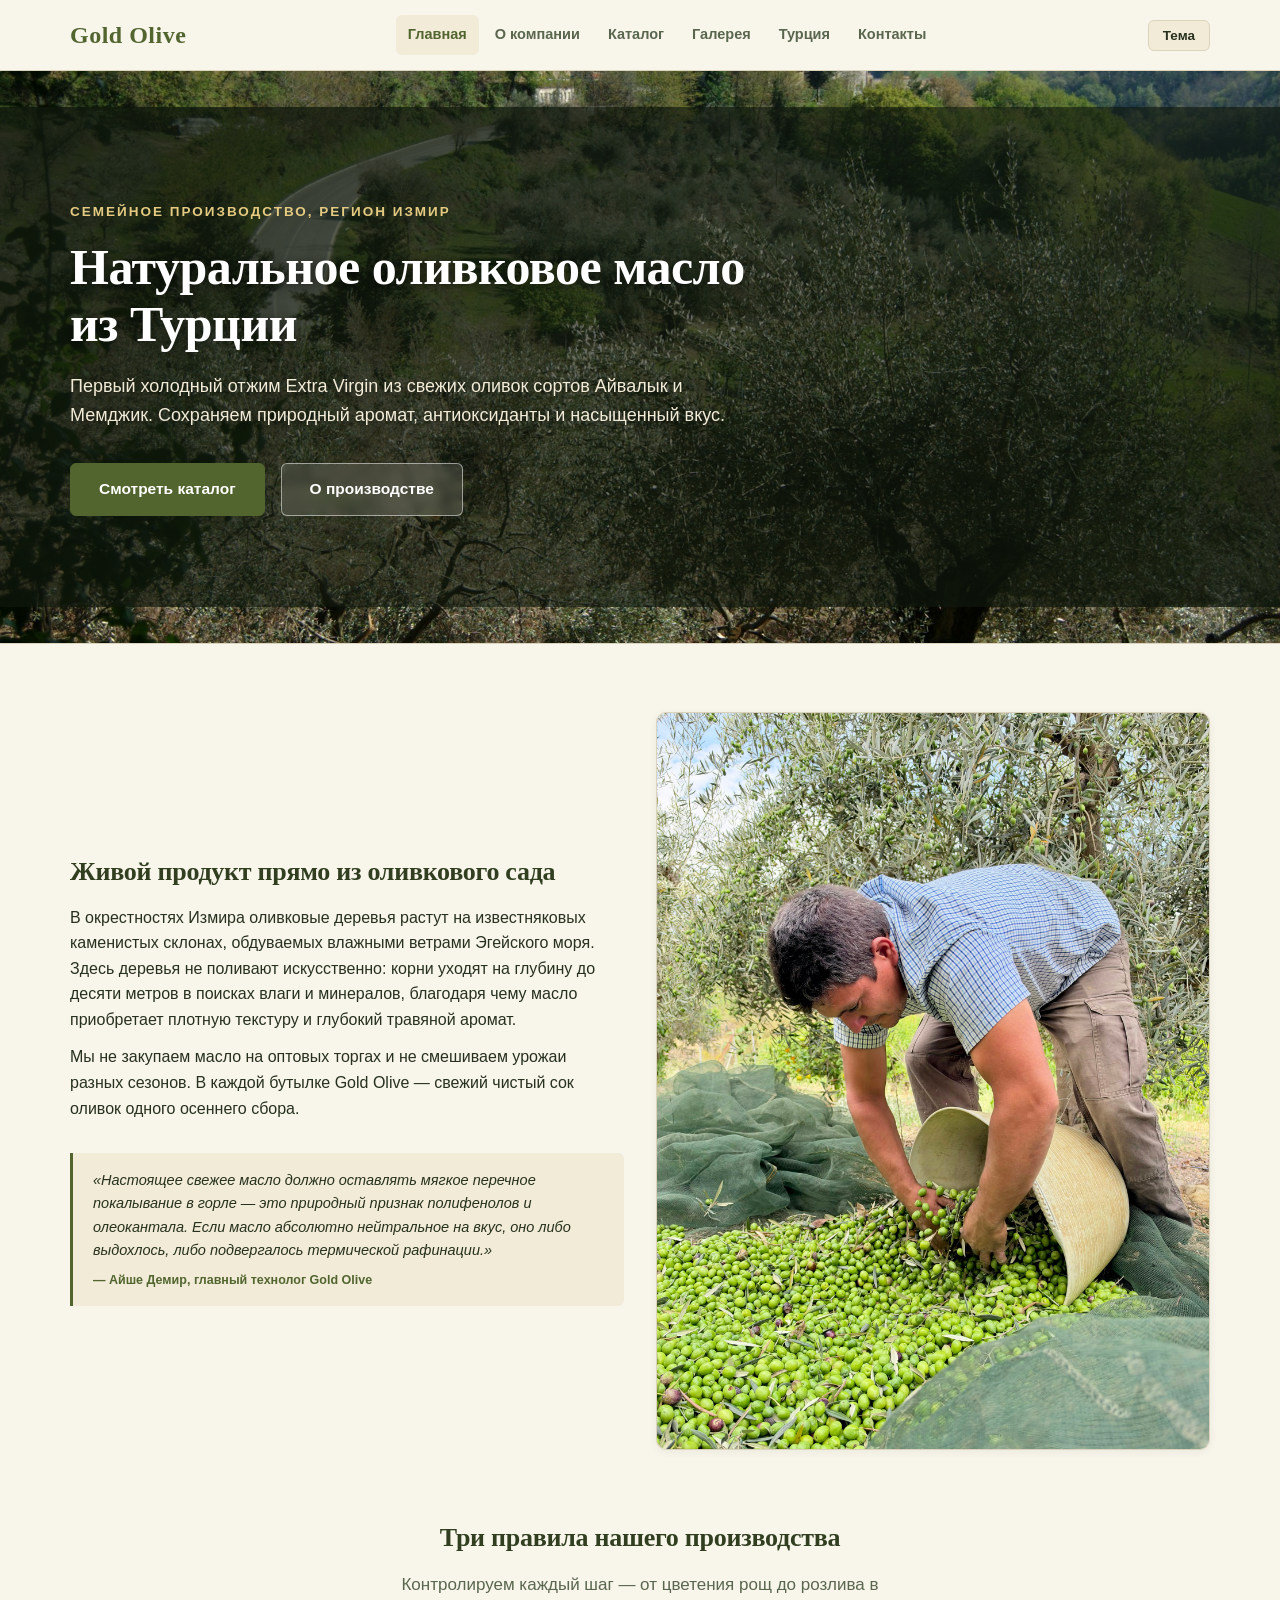
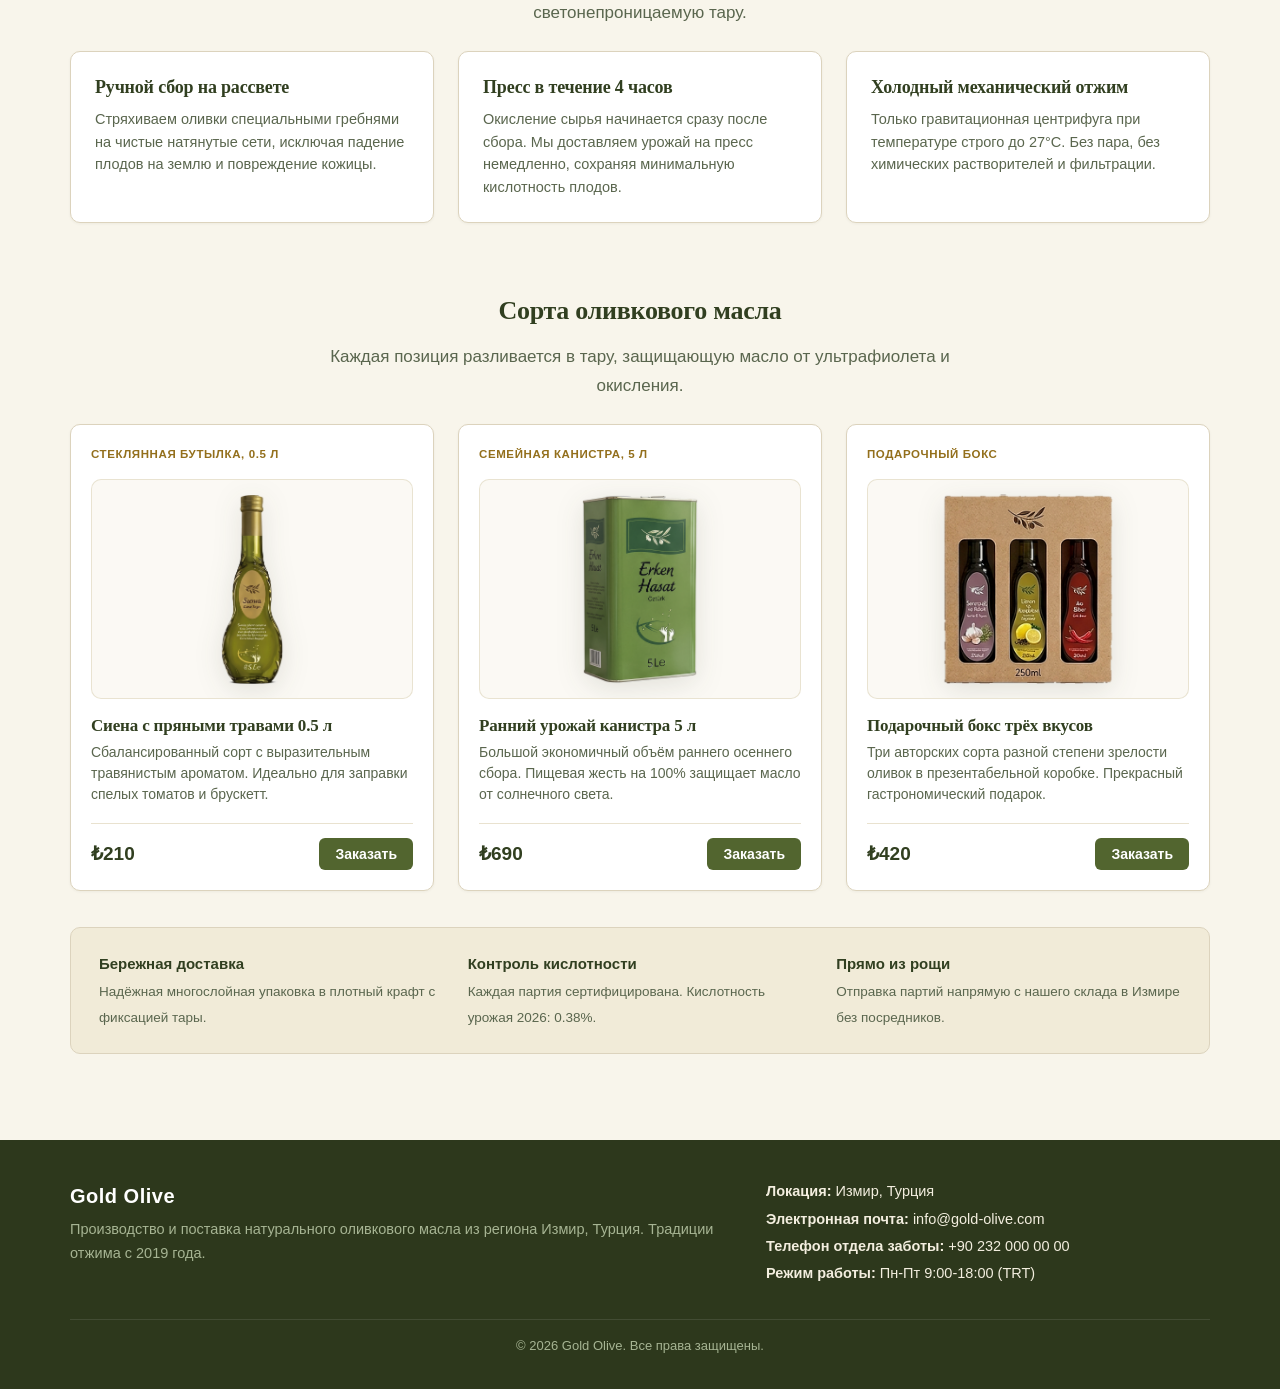
<file: index.html>
<!DOCTYPE html>
<html lang="ru">
<head>
    <meta charset="UTF-8">
    <meta name="viewport" content="width=device-width, initial-scale=1.0">
    <title>Gold Olive — Натуральное оливковое масло из Турции (Измир)</title>
    <link rel="stylesheet" href="css/style.css">
    <script>
        try {
            if (localStorage.getItem('theme') === 'dark') {
                document.documentElement.classList.add('dark');
            }
        } catch (e) {}
    </script>
</head>
<body>

<header>
    <div class="container header-row">
        <a class="logo" href="index.html" aria-label="Gold Olive — на главную">
            Gold Olive
        </a>
        
        <nav id="menu" aria-label="Основная навигация">
            <a href="index.html" class="active">Главная</a>
            <a href="about.html">О компании</a>
            <a href="catalog.html">Каталог</a>
            <a href="gallery.html">Галерея</a>
            <a href="country.html">Турция</a>
            <a href="contacts.html">Контакты</a>
        </nav>

        <div class="header-actions">
            <button class="small-btn" onclick="toggleTheme()" type="button" aria-label="Переключить тему оформления">Тема</button>
            <button class="small-btn burger" onclick="toggleMenu()" type="button" aria-label="Открыть навигационное меню" aria-expanded="false">Меню</button>
        </div>
    </div>
</header>

<main>
        <section class="hero-fullwidth">
        <div class="hero-fullwidth-overlay">
            <div class="container">
                <div class="hero-fullwidth-content">
                    <span class="hero-fullwidth-tag">Семейное производство, регион Измир</span>
                    <h1>Натуральное оливковое масло из Турции</h1>
                    <p>Первый холодный отжим Extra Virgin из свежих оливок сортов Айвалык и Мемджик. Сохраняем природный аромат, антиоксиданты и насыщенный вкус.</p>
                    <div class="hero-fullwidth-actions">
                        <a class="btn" href="catalog.html">Смотреть каталог</a>
                        <a class="btn btn-hero-outline" href="about.html">О производстве</a>
                    </div>
                </div>
            </div>
        </div>
    </section>

        <section>
        <div class="container grid-2">
            <div class="story-box">
                <h2>Живой продукт прямо из оливкового сада</h2>
                <p>В окрестностях Измира оливковые деревья растут на известняковых каменистых склонах, обдуваемых влажными ветрами Эгейского моря. Здесь деревья не поливают искусственно: корни уходят на глубину до десяти метров в поисках влаги и минералов, благодаря чему масло приобретает плотную текстуру и глубокий травяной аромат.</p>
                <p>Мы не закупаем масло на оптовых торгах и не смешиваем урожаи разных сезонов. В каждой бутылке Gold Olive — свежий чистый сок оливок одного осеннего сбора.</p>
                
                <blockquote class="artisan-quote">
                    «Настоящее свежее масло должно оставлять мягкое перечное покалывание в горле — это природный признак полифенолов и олеокантала. Если масло абсолютно нейтральное на вкус, оно либо выдохлось, либо подвергалось термической рафинации.»
                    <cite>— Айше Демир, главный технолог Gold Olive</cite>
                </blockquote>
            </div>
            <div>
                <img class="simple-img" src="img/harvest.jpg" alt="Свежесобранные отборные спелые оливки в корзине">
            </div>
        </div>
    </section>

        <section>
        <div class="container">
            <div class="section-title-wrap">
                <h2>Три правила нашего производства</h2>
                <p class="lead">Контролируем каждый шаг — от цветения рощ до розлива в светонепроницаемую тару.</p>
            </div>
            <div class="process-row">
                <article class="process-step">
                    <h3>Ручной сбор на рассвете</h3>
                    <p>Стряхиваем оливки специальными гребнями на чистые натянутые сети, исключая падение плодов на землю и повреждение кожицы.</p>
                </article>
                <article class="process-step">
                    <h3>Пресс в течение 4 часов</h3>
                    <p>Окисление сырья начинается сразу после сбора. Мы доставляем урожай на пресс немедленно, сохраняя минимальную кислотность плодов.</p>
                </article>
                <article class="process-step">
                    <h3>Холодный механический отжим</h3>
                    <p>Только гравитационная центрифуга при температуре строго до 27°C. Без пара, без химических растворителей и фильтрации.</p>
                </article>
            </div>
        </div>
    </section>

        <section>
        <div class="container">
            <div class="section-title-wrap">
                <h2>Сорта оливкового масла</h2>
                <p class="lead">Каждая позиция разливается в тару, защищающую масло от ультрафиолета и окисления.</p>
            </div>
            <div class="grid-3">
                <article class="card product" data-type="classic">
                    <span class="product-tag">Стеклянная бутылка, 0.5 л</span>
                    <div class="product-img"><img src="img/core3.png" alt="Оливковое масло Сиена с пряными травами 0.5 л в стеклянной бутылке"></div>
                    <h3>Сиена с пряными травами 0.5 л</h3>
                    <p>Сбалансированный сорт с выразительным травянистым ароматом. Идеально для заправки спелых томатов и брускетт.</p>
                    <div class="product-footer">
                        <span class="price">₺210</span>
                        <button onclick="orderProduct('Сиена с пряными травами 0.5 л')" type="button">Заказать</button>
                    </div>
                </article>

                <article class="card product" data-type="family">
                    <span class="product-tag">Семейная канистра, 5 л</span>
                    <div class="product-img"><img src="img/family1.png" alt="Семейная жестяная канистра Ранний урожай 5 л"></div>
                    <h3>Ранний урожай канистра 5 л</h3>
                    <p>Большой экономичный объём раннего осеннего сбора. Пищевая жесть на 100% защищает масло от солнечного света.</p>
                    <div class="product-footer">
                        <span class="price">₺690</span>
                        <button onclick="orderProduct('Ранний урожай канистра 5 л')" type="button">Заказать</button>
                    </div>
                </article>

                <article class="card product" data-type="gift">
                    <span class="product-tag">Подарочный бокс</span>
                    <div class="product-img"><img src="img/gift2.png" alt="Подарочный бокс трёх вкусов"></div>
                    <h3>Подарочный бокс трёх вкусов</h3>
                    <p>Три авторских сорта разной степени зрелости оливок в презентабельной коробке. Прекрасный гастрономический подарок.</p>
                    <div class="product-footer">
                        <span class="price">₺420</span>
                        <button onclick="orderProduct('Подарочный бокс трёх вкусов')" type="button">Заказать</button>
                    </div>
                </article>
            </div>

                        <div class="guarantee-strip">
                <div class="guarantee-item">
                    <div>
                        <b>Бережная доставка</b>
                        <span>Надёжная многослойная упаковка в плотный крафт с фиксацией тары.</span>
                    </div>
                </div>
                <div class="guarantee-item">
                    <div>
                        <b>Контроль кислотности</b>
                        <span>Каждая партия сертифицирована. Кислотность урожая 2026: 0.38%.</span>
                    </div>
                </div>
                <div class="guarantee-item">
                    <div>
                        <b>Прямо из рощи</b>
                        <span>Отправка партий напрямую с нашего склада в Измире без посредников.</span>
                    </div>
                </div>
            </div>
        </div>
    </section>
</main>

<footer>
    <div class="container">
        <div class="footer-row">
            <div class="footer-brand">
                <b>Gold Olive</b>
                <p>Производство и поставка натурального оливкового масла из региона Измир, Турция. Традиции отжима с 2019 года.</p>
            </div>
            <div class="footer-contacts">
                <p><b>Локация:</b> Измир, Турция</p>
                <p><b>Электронная почта:</b> info@gold-olive.com</p>
                <p><b>Телефон отдела заботы:</b> +90 232 000 00 00</p>
                <p><b>Режим работы:</b> Пн-Пт 9:00-18:00 (TRT)</p>
            </div>
        </div>
        <div class="footer-bottom">
            &copy; 2026 Gold Olive. Все права защищены.
        </div>
    </div>
</footer>

<button id="topBtn" class="to-top" onclick="toTop()" type="button" aria-label="Вернуться в начало страницы"></button>
<script src="js/main.js"></script>

</body>
</html>
</file>
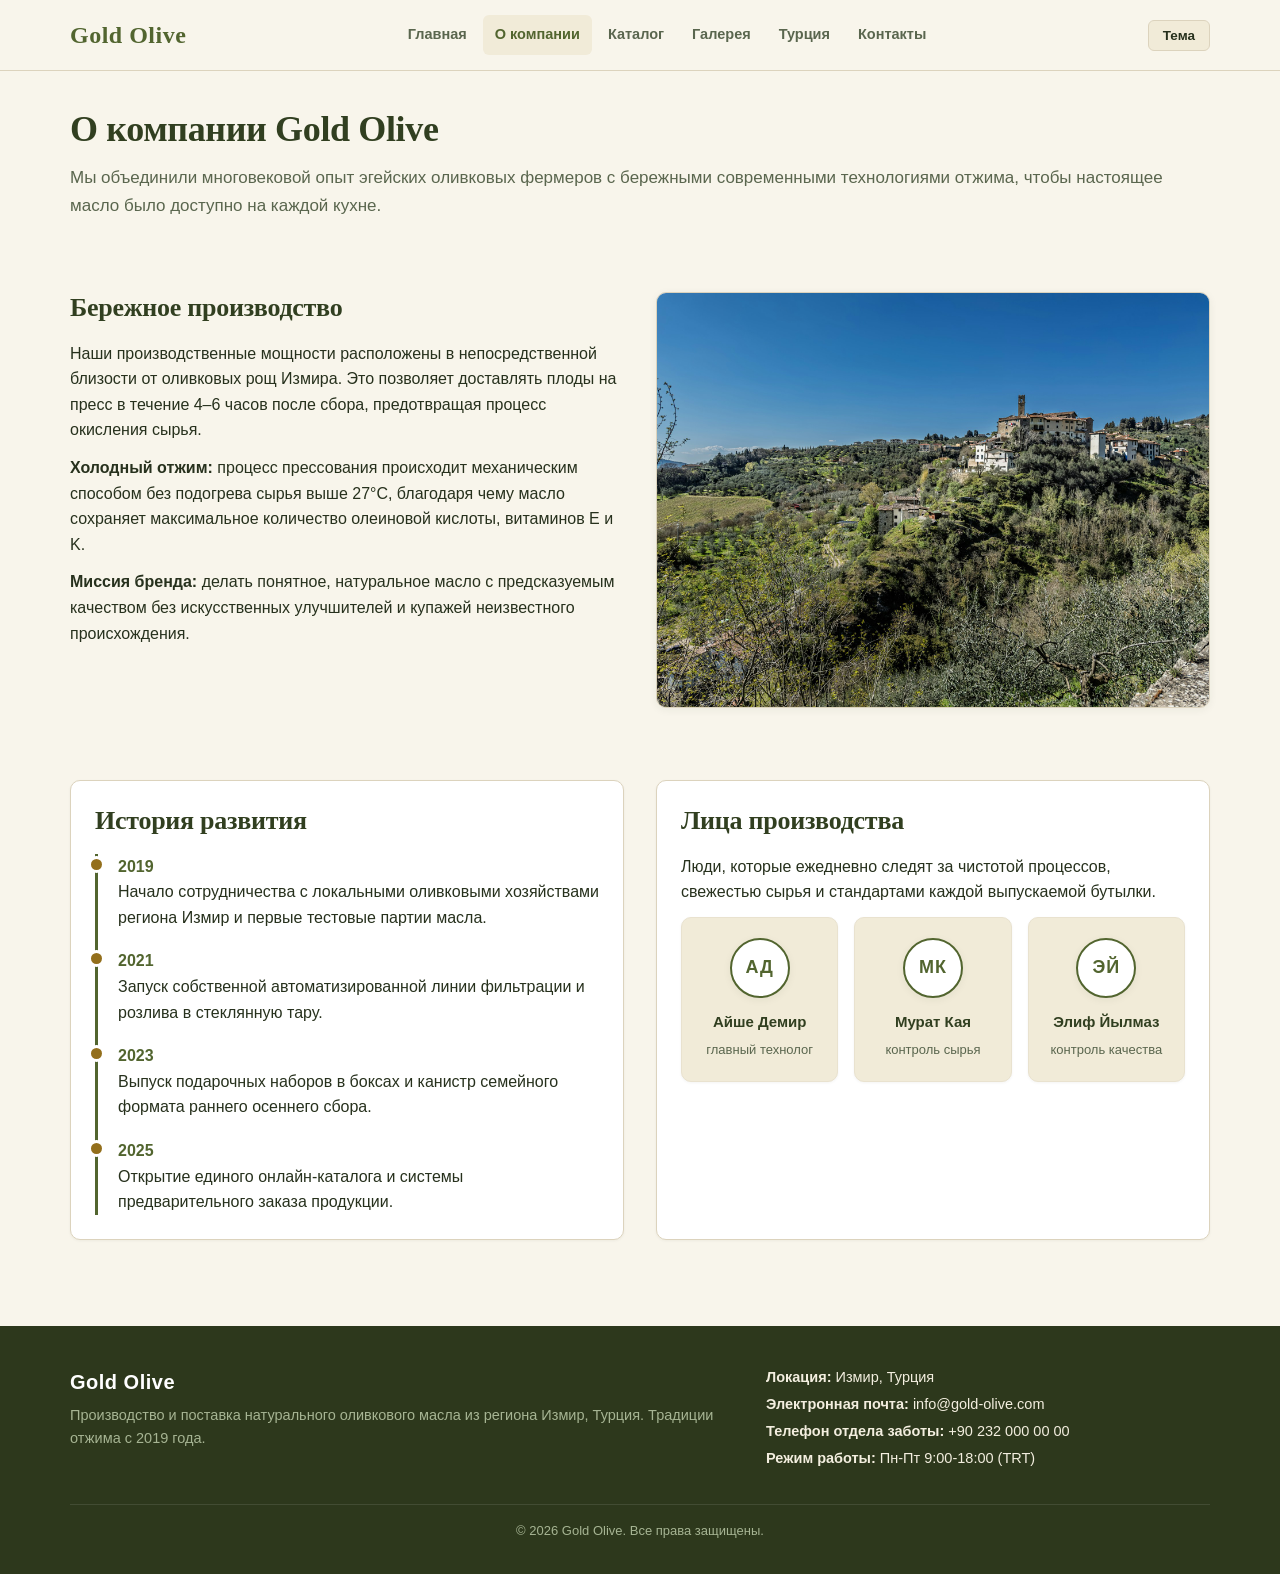
<file: about.html>
<!DOCTYPE html>
<html lang="ru">
<head>
    <meta charset="UTF-8">
    <meta name="viewport" content="width=device-width, initial-scale=1.0">
    <title>О компании — Gold Olive (Измир, Турция)</title>
    <link rel="stylesheet" href="css/style.css">
    <script>
        try {
            if (localStorage.getItem('theme') === 'dark') {
                document.documentElement.classList.add('dark');
            }
        } catch (e) {}
    </script>
</head>
<body>

<header>
    <div class="container header-row">
        <a class="logo" href="index.html" aria-label="Gold Olive — на главную">
            Gold Olive
        </a>
        
        <nav id="menu" aria-label="Основная навигация">
            <a href="index.html">Главная</a>
            <a href="about.html" class="active">О компании</a>
            <a href="catalog.html">Каталог</a>
            <a href="gallery.html">Галерея</a>
            <a href="country.html">Турция</a>
            <a href="contacts.html">Контакты</a>
        </nav>

        <div class="header-actions">
            <button class="small-btn" onclick="toggleTheme()" type="button" aria-label="Переключить тему оформления">Тема</button>
            <button class="small-btn burger" onclick="toggleMenu()" type="button" aria-label="Открыть навигационное меню" aria-expanded="false">Меню</button>
        </div>
    </div>
</header>

<main>
    <section>
        <div class="container">
            <h1>О компании Gold Olive</h1>
            <p class="lead">Мы объединили многовековой опыт эгейских оливковых фермеров с бережными современными технологиями отжима, чтобы настоящее масло было доступно на каждой кухне.</p>
        </div>
    </section>

    <section>
        <div class="container grid-2">
            <div>
                <h2>Бережное производство</h2>
                <p>Наши производственные мощности расположены в непосредственной близости от оливковых рощ Измира. Это позволяет доставлять плоды на пресс в течение 4–6 часов после сбора, предотвращая процесс окисления сырья.</p>
                <p><b>Холодный отжим:</b> процесс прессования происходит механическим способом без подогрева сырья выше 27°C, благодаря чему масло сохраняет максимальное количество олеиновой кислоты, витаминов E и K.</p>
                <p><b>Миссия бренда:</b> делать понятное, натуральное масло с предсказуемым качеством без искусственных улучшителей и купажей неизвестного происхождения.</p>
            </div>
            <div>
                <img class="simple-img" src="img/estate_hills.jpg" alt="Оливковые сады и семейная мануфактура Gold Olive на холмах региона Измир">
            </div>
        </div>
    </section>

    <section>
        <div class="container grid-2">
            <article class="card">
                <h2>История развития</h2>
                <div class="timeline">
                    <article>
                        <b>2019</b><br>
                        <span>Начало сотрудничества с локальными оливковыми хозяйствами региона Измир и первые тестовые партии масла.</span>
                    </article>
                    <article>
                        <b>2021</b><br>
                        <span>Запуск собственной автоматизированной линии фильтрации и розлива в стеклянную тару.</span>
                    </article>
                    <article>
                        <b>2023</b><br>
                        <span>Выпуск подарочных наборов в боксах и канистр семейного формата раннего осеннего сбора.</span>
                    </article>
                    <article>
                        <b>2025</b><br>
                        <span>Открытие единого онлайн-каталога и системы предварительного заказа продукции.</span>
                    </article>
                </div>
            </article>

            <article class="card">
                <h2>Лица производства</h2>
                <p>Люди, которые ежедневно следят за чистотой процессов, свежестью сырья и стандартами каждой выпускаемой бутылки.</p>
                <div class="people">
                    <div class="person">
                        <div class="person-avatar" aria-hidden="true">АД</div>
                        <b>Айше Демир</b>
                        <span>главный технолог</span>
                    </div>
                    <div class="person">
                        <div class="person-avatar" aria-hidden="true">МК</div>
                        <b>Мурат Кая</b>
                        <span>контроль сырья</span>
                    </div>
                    <div class="person">
                        <div class="person-avatar" aria-hidden="true">ЭЙ</div>
                        <b>Элиф Йылмаз</b>
                        <span>контроль качества</span>
                    </div>
                </div>
            </article>
        </div>
    </section>
</main>

<footer>
    <div class="container">
        <div class="footer-row">
            <div class="footer-brand">
                <b>Gold Olive</b>
                <p>Производство и поставка натурального оливкового масла из региона Измир, Турция. Традиции отжима с 2019 года.</p>
            </div>
            <div class="footer-contacts">
                <p><b>Локация:</b> Измир, Турция</p>
                <p><b>Электронная почта:</b> info@gold-olive.com</p>
                <p><b>Телефон отдела заботы:</b> +90 232 000 00 00</p>
                <p><b>Режим работы:</b> Пн-Пт 9:00-18:00 (TRT)</p>
            </div>
        </div>
        <div class="footer-bottom">
            &copy; 2026 Gold Olive. Все права защищены.
        </div>
    </div>
</footer>

<button id="topBtn" class="to-top" onclick="toTop()" type="button" aria-label="Вернуться в начало страницы"></button>
<script src="js/main.js"></script>

</body>
</html>
</file>
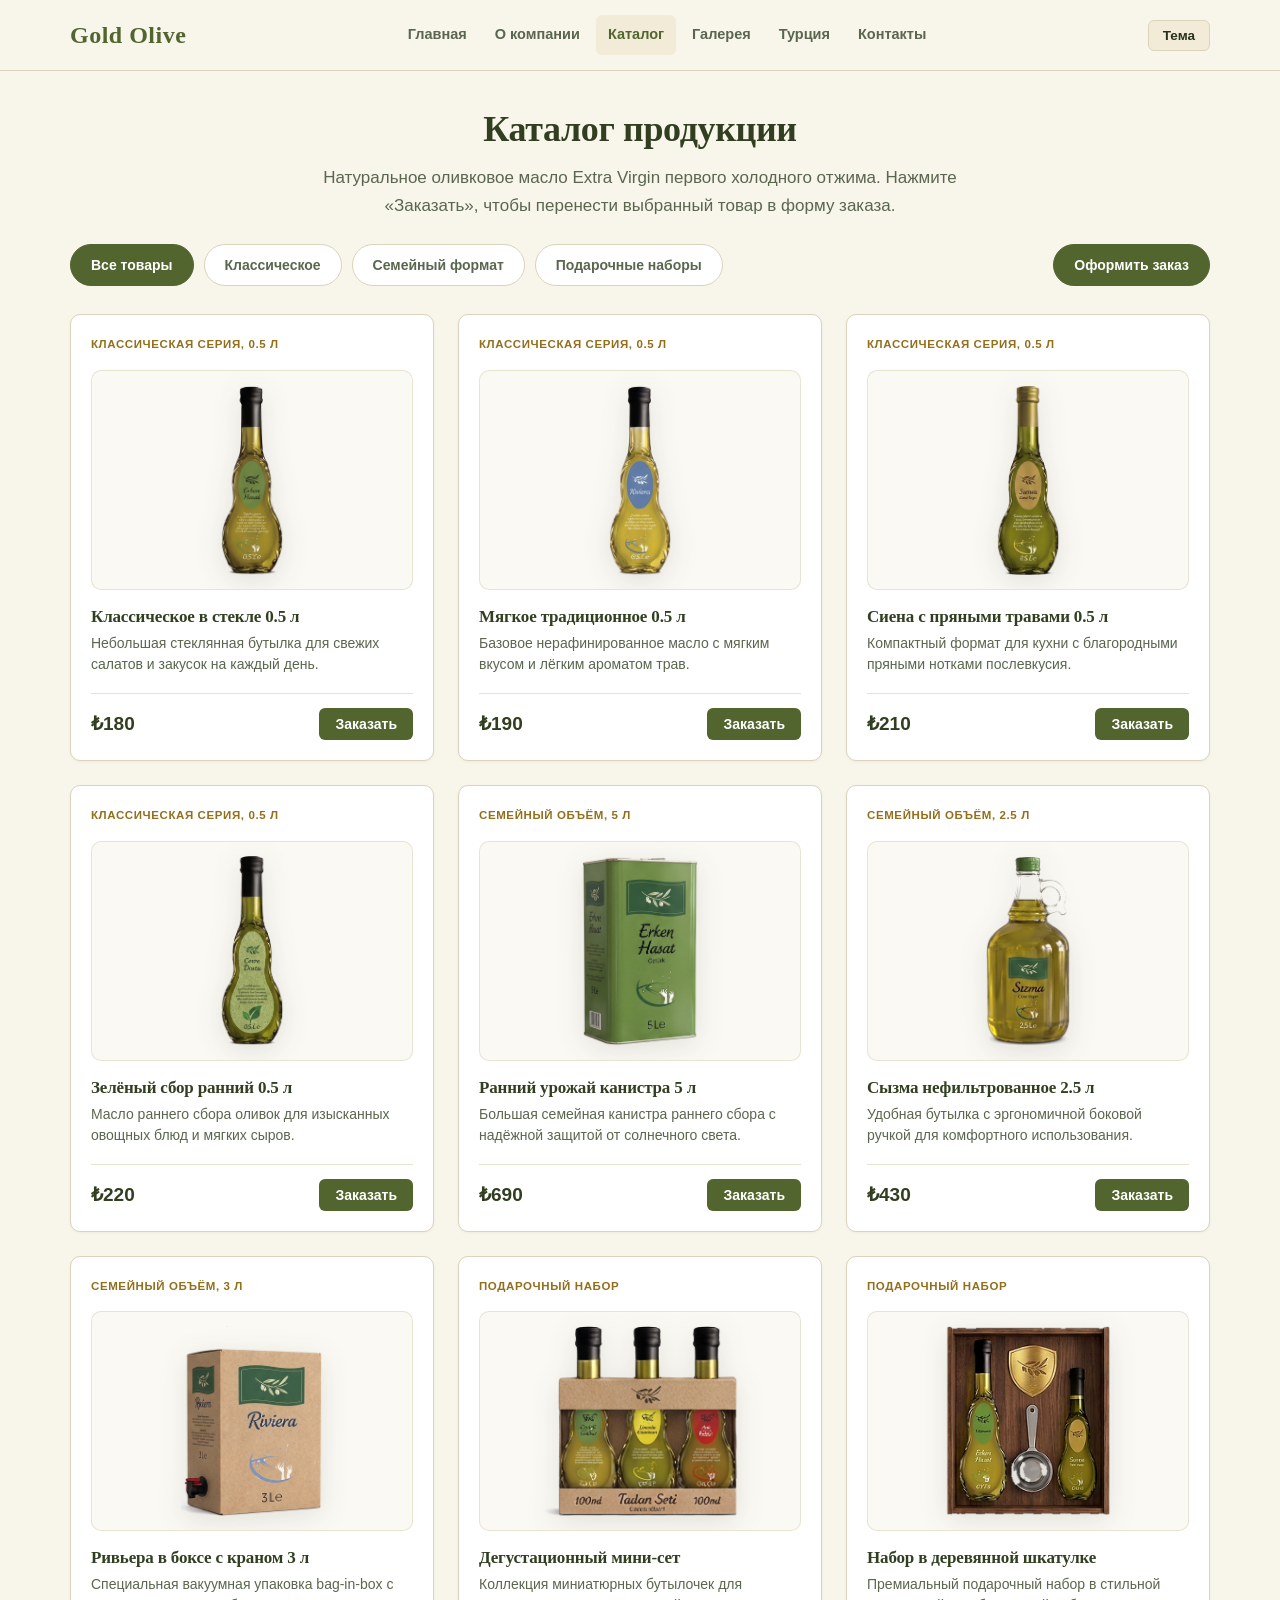
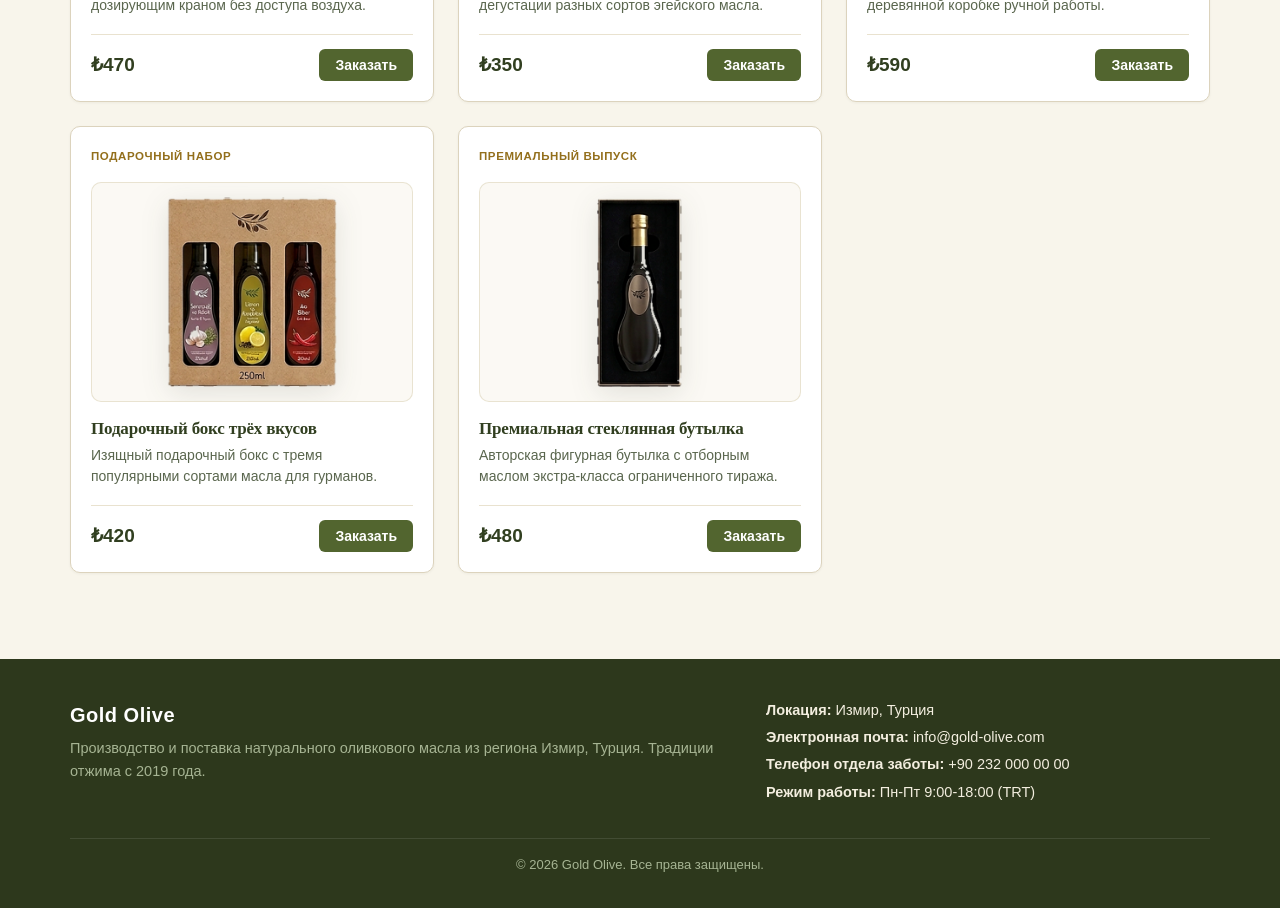
<file: catalog.html>
<!DOCTYPE html>
<html lang="ru">
<head>
    <meta charset="UTF-8">
    <meta name="viewport" content="width=device-width, initial-scale=1.0">
    <title>Каталог продукции — Gold Olive (Измир, Турция)</title>
    <link rel="stylesheet" href="css/style.css">
    <script>
        try {
            if (localStorage.getItem('theme') === 'dark') {
                document.documentElement.classList.add('dark');
            }
        } catch (e) {}
    </script>
</head>
<body>

<header>
    <div class="container header-row">
        <a class="logo" href="index.html" aria-label="Gold Olive — на главную">
            Gold Olive
        </a>
        
        <nav id="menu" aria-label="Основная навигация">
            <a href="index.html">Главная</a>
            <a href="about.html">О компании</a>
            <a href="catalog.html" class="active">Каталог</a>
            <a href="gallery.html">Галерея</a>
            <a href="country.html">Турция</a>
            <a href="contacts.html">Контакты</a>
        </nav>

        <div class="header-actions">
            <button class="small-btn" onclick="toggleTheme()" type="button" aria-label="Переключить тему оформления">Тема</button>
            <button class="small-btn burger" onclick="toggleMenu()" type="button" aria-label="Открыть навигационное меню" aria-expanded="false">Меню</button>
        </div>
    </div>
</header>

<main>
    <section>
        <div class="container">
            <div class="section-title-wrap">
                <h1>Каталог продукции</h1>
                <p class="lead">Натуральное оливковое масло Extra Virgin первого холодного отжима. Нажмите «Заказать», чтобы перенести выбранный товар в форму заказа.</p>
            </div>
            
            <div class="filter" role="group" aria-label="Фильтр по категориям продукции">
                <button class="filter-btn active" onclick="filterCatalog('all', this)" type="button">Все товары</button>
                <button class="filter-btn" onclick="filterCatalog('classic', this)" type="button">Классическое</button>
                <button class="filter-btn" onclick="filterCatalog('family', this)" type="button">Семейный формат</button>
                <button class="filter-btn" onclick="filterCatalog('gift', this)" type="button">Подарочные наборы</button>
                <a class="filter-btn filter-order-btn" href="contacts.html#order">Оформить заказ</a>
            </div>

            <div class="products">
                <article class="card product" data-type="classic">
                    <span class="product-tag">Классическая серия, 0.5 л</span>
                    <div class="product-img"><img src="img/core1.png" alt="Оливковое масло Классическое в стекле 0.5 л"></div>
                    <h3>Классическое в стекле 0.5 л</h3>
                    <p>Небольшая стеклянная бутылка для свежих салатов и закусок на каждый день.</p>
                    <div class="product-footer">
                        <span class="price">₺180</span>
                        <button onclick="orderProduct('Классическое в стекле 0.5 л')" type="button">Заказать</button>
                    </div>
                </article>

                <article class="card product" data-type="classic">
                    <span class="product-tag">Классическая серия, 0.5 л</span>
                    <div class="product-img"><img src="img/core2.png" alt="Оливковое масло Мягкое традиционное 0.5 л"></div>
                    <h3>Мягкое традиционное 0.5 л</h3>
                    <p>Базовое нерафинированное масло с мягким вкусом и лёгким ароматом трав.</p>
                    <div class="product-footer">
                        <span class="price">₺190</span>
                        <button onclick="orderProduct('Мягкое традиционное 0.5 л')" type="button">Заказать</button>
                    </div>
                </article>

                <article class="card product" data-type="classic">
                    <span class="product-tag">Классическая серия, 0.5 л</span>
                    <div class="product-img"><img src="img/core3.png" alt="Оливковое масло Сиена с пряными травами 0.5 л"></div>
                    <h3>Сиена с пряными травами 0.5 л</h3>
                    <p>Компактный формат для кухни с благородными пряными нотками послевкусия.</p>
                    <div class="product-footer">
                        <span class="price">₺210</span>
                        <button onclick="orderProduct('Сиена с пряными травами 0.5 л')" type="button">Заказать</button>
                    </div>
                </article>

                <article class="card product" data-type="classic">
                    <span class="product-tag">Классическая серия, 0.5 л</span>
                    <div class="product-img"><img src="img/core4.png" alt="Оливковое масло Зелёный сбор ранний 0.5 л"></div>
                    <h3>Зелёный сбор ранний 0.5 л</h3>
                    <p>Масло раннего сбора оливок для изысканных овощных блюд и мягких сыров.</p>
                    <div class="product-footer">
                        <span class="price">₺220</span>
                        <button onclick="orderProduct('Зелёный сбор ранний 0.5 л')" type="button">Заказать</button>
                    </div>
                </article>

                <article class="card product" data-type="family">
                    <span class="product-tag">Семейный объём, 5 л</span>
                    <div class="product-img"><img src="img/family1.png" alt="Семейная канистра Ранний урожай 5 л"></div>
                    <h3>Ранний урожай канистра 5 л</h3>
                    <p>Большая семейная канистра раннего сбора с надёжной защитой от солнечного света.</p>
                    <div class="product-footer">
                        <span class="price">₺690</span>
                        <button onclick="orderProduct('Ранний урожай канистра 5 л')" type="button">Заказать</button>
                    </div>
                </article>

                <article class="card product" data-type="family">
                    <span class="product-tag">Семейный объём, 2.5 л</span>
                    <div class="product-img"><img src="img/family2.png" alt="Оливковое масло Сызма нефильтрованное 2.5 л с ручкой"></div>
                    <h3>Сызма нефильтрованное 2.5 л</h3>
                    <p>Удобная бутылка с эргономичной боковой ручкой для комфортного использования.</p>
                    <div class="product-footer">
                        <span class="price">₺430</span>
                        <button onclick="orderProduct('Сызма нефильтрованное 2.5 л')" type="button">Заказать</button>
                    </div>
                </article>

                <article class="card product" data-type="family">
                    <span class="product-tag">Семейный объём, 3 л</span>
                    <div class="product-img"><img src="img/family3.png" alt="Оливковое масло Ривьера 3 л в коробке с краном"></div>
                    <h3>Ривьера в боксе с краном 3 л</h3>
                    <p>Специальная вакуумная упаковка bag-in-box с дозирующим краном без доступа воздуха.</p>
                    <div class="product-footer">
                        <span class="price">₺470</span>
                        <button onclick="orderProduct('Ривьера в боксе с краном 3 л')" type="button">Заказать</button>
                    </div>
                </article>

                <article class="card product" data-type="gift">
                    <span class="product-tag">Подарочный набор</span>
                    <div class="product-img"><img src="img/core-set.png" alt="Подарочный набор Дегустационный мини-сет"></div>
                    <h3>Дегустационный мини-сет</h3>
                    <p>Коллекция миниатюрных бутылочек для дегустации разных сортов эгейского масла.</p>
                    <div class="product-footer">
                        <span class="price">₺350</span>
                        <button onclick="orderProduct('Дегустационный мини-сет')" type="button">Заказать</button>
                    </div>
                </article>

                <article class="card product" data-type="gift">
                    <span class="product-tag">Подарочный набор</span>
                    <div class="product-img"><img src="img/gift1.png" alt="Подарочный набор в деревянной шкатулке"></div>
                    <h3>Набор в деревянной шкатулке</h3>
                    <p>Премиальный подарочный набор в стильной деревянной коробке ручной работы.</p>
                    <div class="product-footer">
                        <span class="price">₺590</span>
                        <button onclick="orderProduct('Набор в деревянной шкатулке')" type="button">Заказать</button>
                    </div>
                </article>

                <article class="card product" data-type="gift">
                    <span class="product-tag">Подарочный набор</span>
                    <div class="product-img"><img src="img/gift2.png" alt="Подарочный бокс трёх вкусов"></div>
                    <h3>Подарочный бокс трёх вкусов</h3>
                    <p>Изящный подарочный бокс с тремя популярными сортами масла для гурманов.</p>
                    <div class="product-footer">
                        <span class="price">₺420</span>
                        <button onclick="orderProduct('Подарочный бокс трёх вкусов')" type="button">Заказать</button>
                    </div>
                </article>

                <article class="card product" data-type="gift">
                    <span class="product-tag">Премиальный выпуск</span>
                    <div class="product-img"><img src="img/gift3.png" alt="Подарочная фигурная бутылка Премиальная"></div>
                    <h3>Премиальная стеклянная бутылка</h3>
                    <p>Авторская фигурная бутылка с отборным маслом экстра-класса ограниченного тиража.</p>
                    <div class="product-footer">
                        <span class="price">₺480</span>
                        <button onclick="orderProduct('Премиальная стеклянная бутылка')" type="button">Заказать</button>
                    </div>
                </article>
            </div>
        </div>
    </section>
</main>

<footer>
    <div class="container">
        <div class="footer-row">
            <div class="footer-brand">
                <b>Gold Olive</b>
                <p>Производство и поставка натурального оливкового масла из региона Измир, Турция. Традиции отжима с 2019 года.</p>
            </div>
            <div class="footer-contacts">
                <p><b>Локация:</b> Измир, Турция</p>
                <p><b>Электронная почта:</b> info@gold-olive.com</p>
                <p><b>Телефон отдела заботы:</b> +90 232 000 00 00</p>
                <p><b>Режим работы:</b> Пн-Пт 9:00-18:00 (TRT)</p>
            </div>
        </div>
        <div class="footer-bottom">
            &copy; 2026 Gold Olive. Все права защищены.
        </div>
    </div>
</footer>

<button id="topBtn" class="to-top" onclick="toTop()" type="button" aria-label="Вернуться в начало страницы"></button>
<script src="js/main.js"></script>

</body>
</html>
</file>
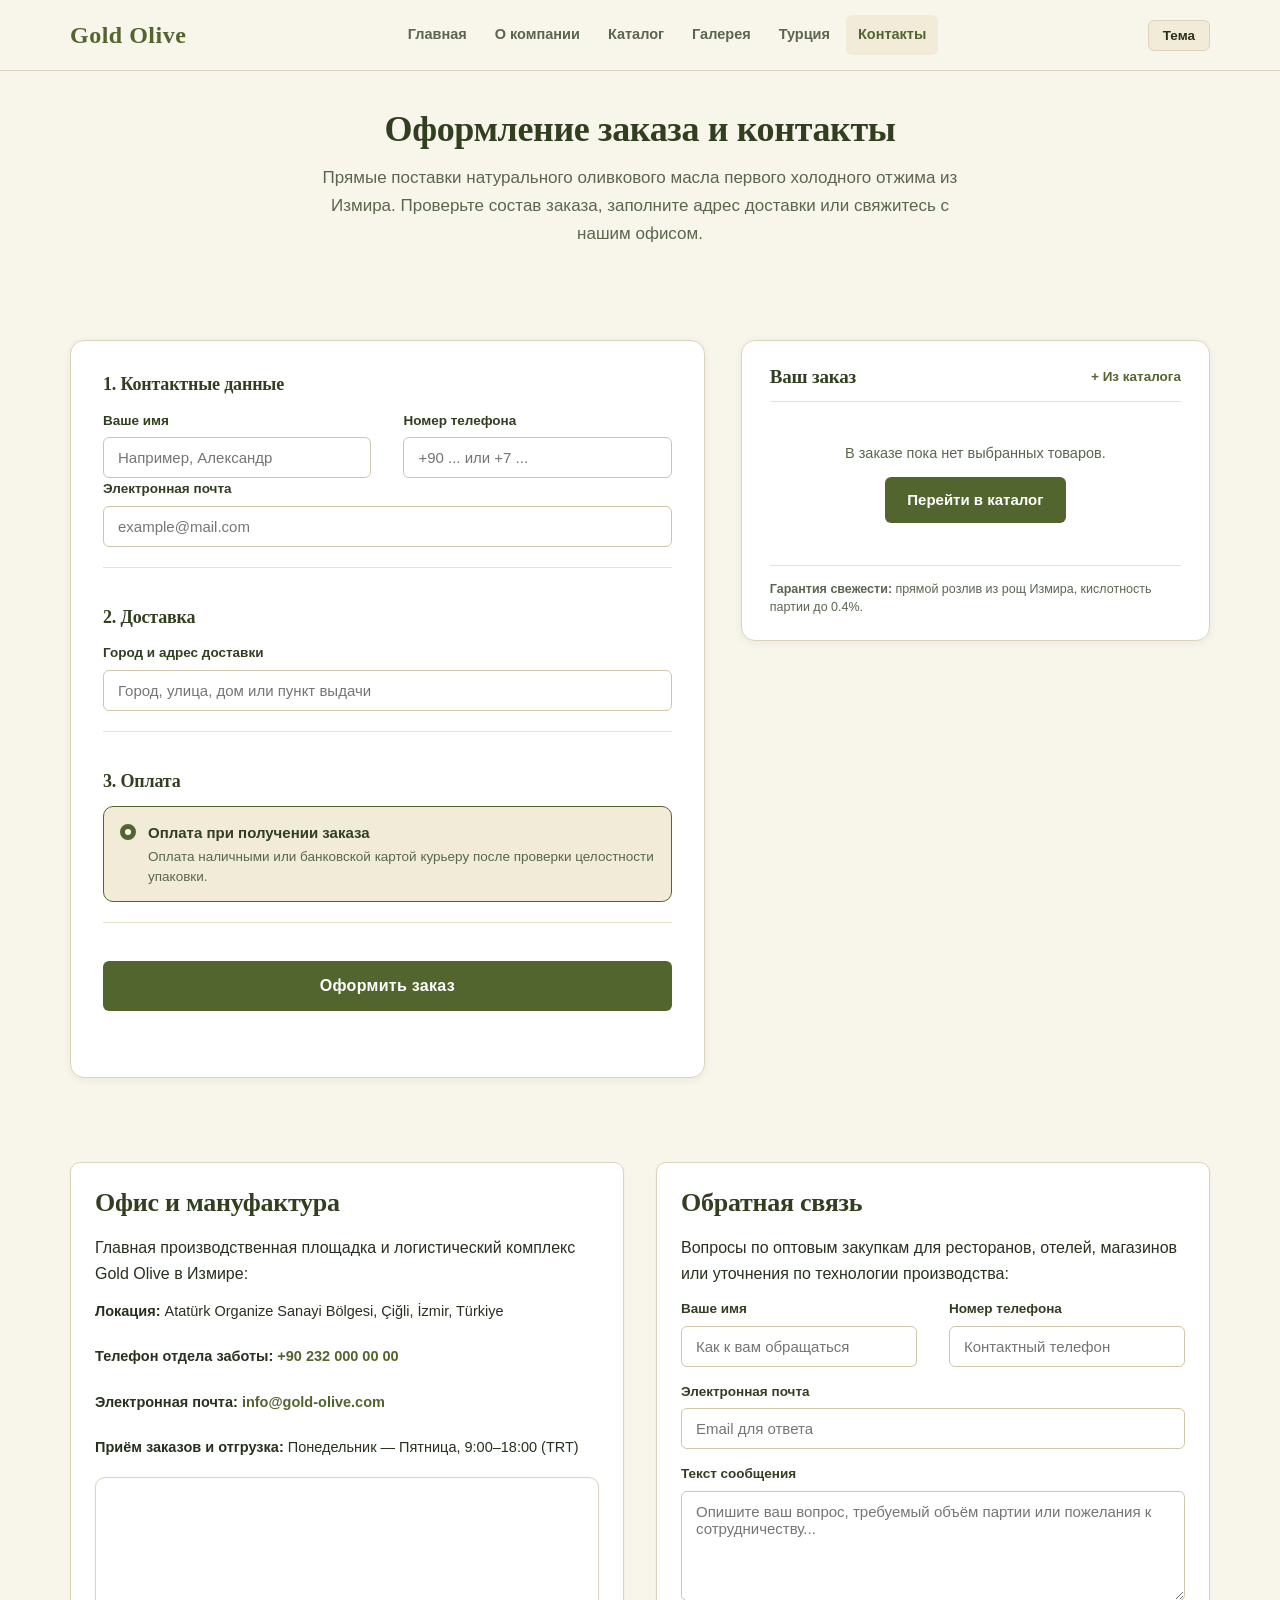
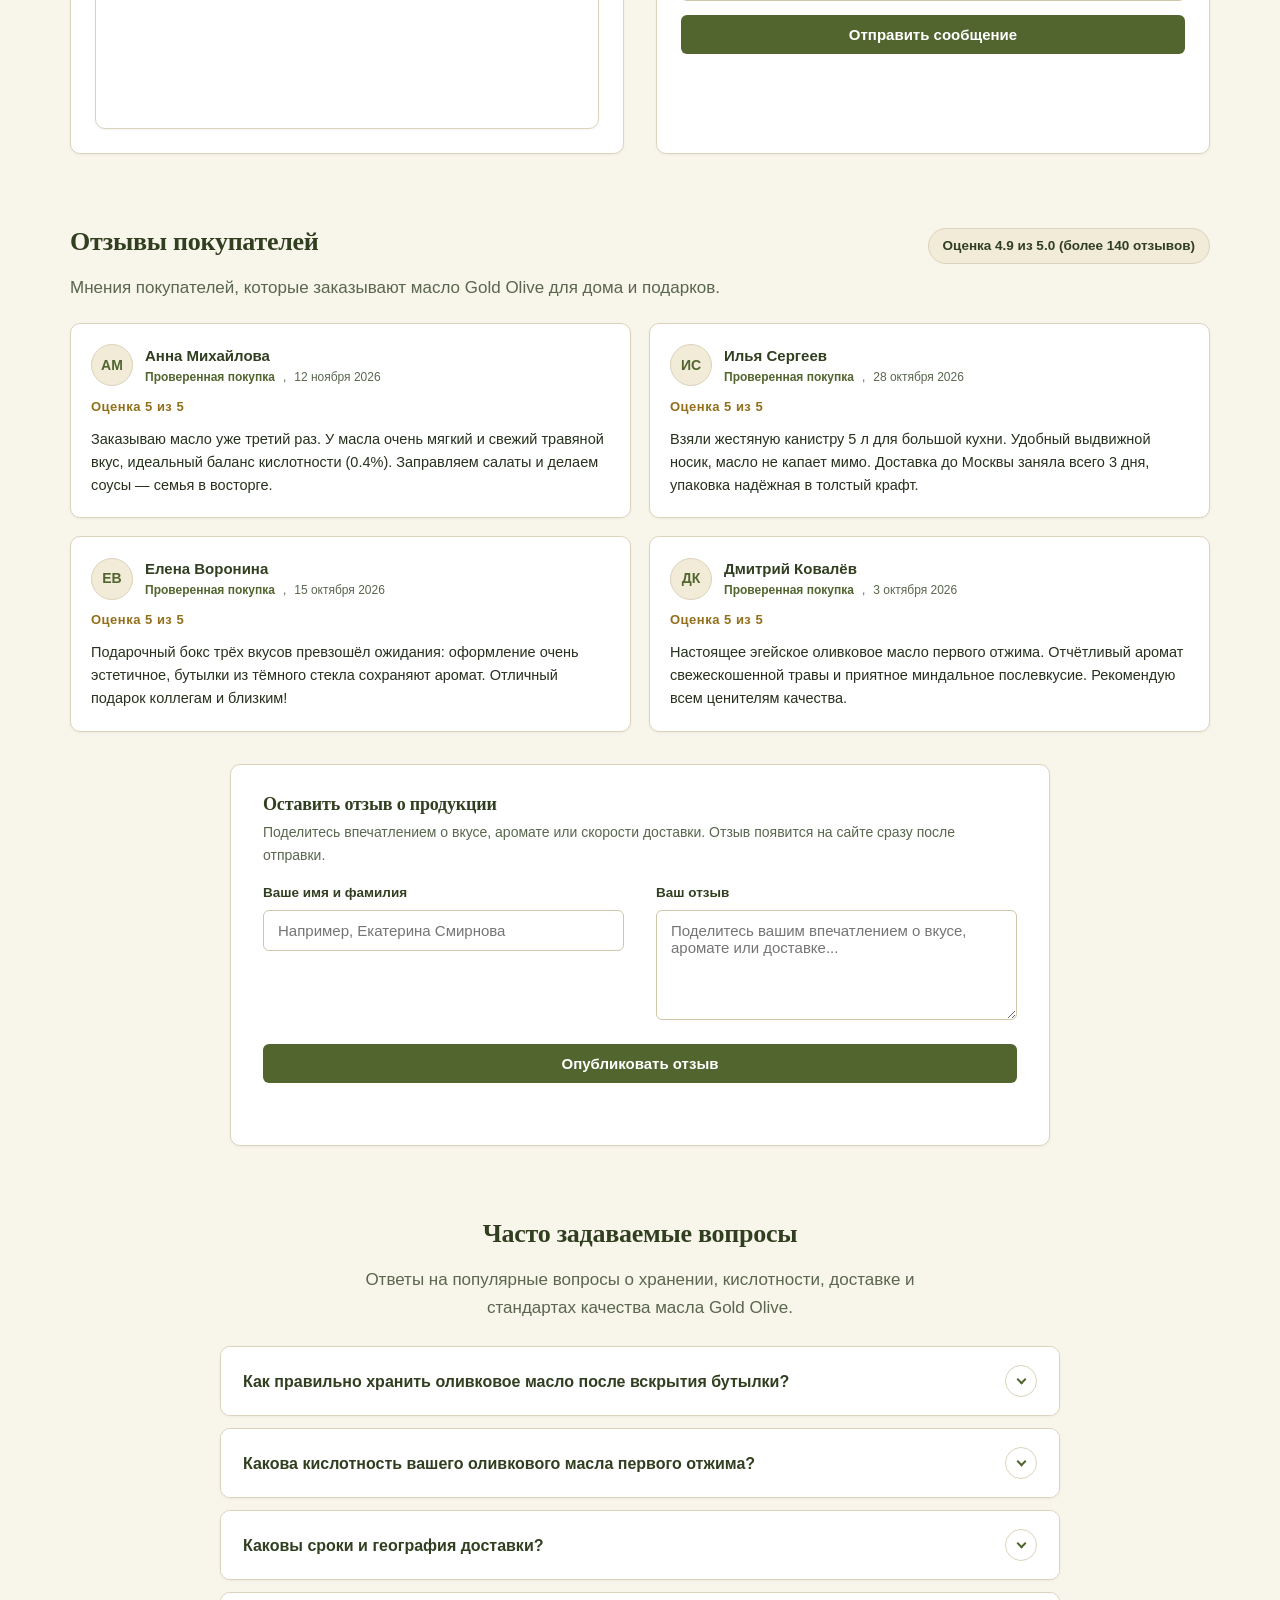
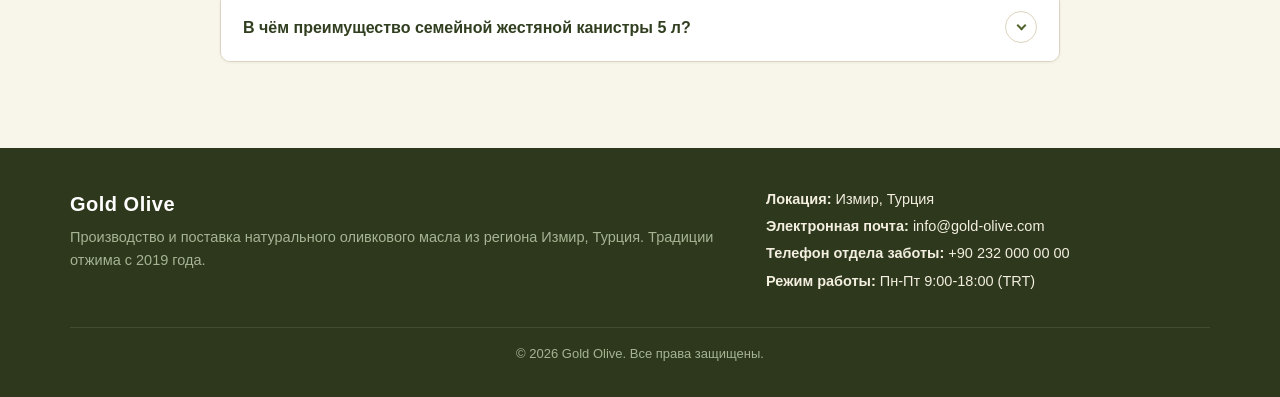
<file: contacts.html>
<!DOCTYPE html>
<html lang="ru">
<head>
    <meta charset="UTF-8">
    <meta name="viewport" content="width=device-width, initial-scale=1.0">
    <title>Оформление заказа и контакты — Gold Olive (Измир, Турция)</title>
    <link rel="stylesheet" href="css/style.css">
    <script>
        try {
            if (localStorage.getItem('theme') === 'dark') {
                document.documentElement.classList.add('dark');
            }
        } catch (e) {}
    </script>
</head>
<body>

<header>
    <div class="container header-row">
        <a class="logo" href="index.html" aria-label="Gold Olive — на главную">
            Gold Olive
        </a>
        
        <nav id="menu" aria-label="Основная навигация">
            <a href="index.html">Главная</a>
            <a href="about.html">О компании</a>
            <a href="catalog.html">Каталог</a>
            <a href="gallery.html">Галерея</a>
            <a href="country.html">Турция</a>
            <a href="contacts.html" class="active">Контакты</a>
        </nav>

        <div class="header-actions">
            <button class="small-btn" onclick="toggleTheme()" type="button" aria-label="Переключить тему оформления">Тема</button>
            <button class="small-btn burger" onclick="toggleMenu()" type="button" aria-label="Открыть навигационное меню" aria-expanded="false">Меню</button>
        </div>
    </div>
</header>

<main>
    <section class="contacts-intro">
        <div class="container">
            <div class="section-title-wrap">
                <h1>Оформление заказа и контакты</h1>
                <p class="lead">Прямые поставки натурального оливкового масла первого холодного отжима из Измира. Проверьте состав заказа, заполните адрес доставки или свяжитесь с нашим офисом.</p>
            </div>
        </div>
    </section>

    <section id="order" class="checkout-section">
        <div class="container">
            <div class="checkout-layout">
                <div class="checkout-form-panel">
                    <form onsubmit="return sendOrder()">
                        <select id="product" style="display: none;">
                            <option value="">Выберите сорт масла из каталога</option>
                            <option value="Классическое в стекле 0.5 л">Классическое в стекле 0.5 л (₺180)</option>
                            <option value="Мягкое традиционное 0.5 л">Мягкое традиционное 0.5 л (₺190)</option>
                            <option value="Сиена с пряными травами 0.5 л">Сиена с пряными травами 0.5 л (₺210)</option>
                            <option value="Зелёный сбор ранний 0.5 л">Зелёный сбор ранний 0.5 л (₺220)</option>
                            <option value="Ранний урожай канистра 5 л">Ранний урожай канистра 5 л (₺690)</option>
                            <option value="Сызма нефильтрованное 2.5 л">Сызма нефильтрованное 2.5 л (₺430)</option>
                            <option value="Ривьера в боксе с краном 3 л">Ривьера в боксе с краном 3 л (₺470)</option>
                            <option value="Дегустационный мини-сет">Дегустационный мини-сет (₺350)</option>
                            <option value="Набор в деревянной шкатулке">Набор в деревянной шкатулке (₺590)</option>
                            <option value="Подарочный бокс трёх вкусов">Подарочный бокс трёх вкусов (₺420)</option>
                            <option value="Премиальная стеклянная бутылка">Премиальная стеклянная бутылка (₺480)</option>
                        </select>

                        <div class="checkout-block">
                            <h2>1. Контактные данные</h2>
                            <div class="grid-2">
                                <label>Ваше имя
                                    <input id="orderName" type="text" autocomplete="name" placeholder="Например, Александр">
                                </label>
                                <label>Номер телефона
                                    <input id="orderPhone" type="tel" autocomplete="tel" placeholder="+90 ... или +7 ...">
                                </label>
                            </div>
                            <label>Электронная почта
                                <input id="orderEmail" type="email" autocomplete="email" placeholder="example@mail.com">
                            </label>
                        </div>

                        <div class="checkout-block">
                            <h2>2. Доставка</h2>
                            <label>Город и адрес доставки
                                <input id="orderAddress" type="text" autocomplete="street-address" placeholder="Город, улица, дом или пункт выдачи">
                            </label>
                        </div>

                        <div class="checkout-block">
                            <h2>3. Оплата</h2>
                            <div class="payment-card">
                                <div class="payment-radio-bullet"></div>
                                <div>
                                    <b>Оплата при получении заказа</b>
                                    <p>Оплата наличными или банковской картой курьеру после проверки целостности упаковки.</p>
                                </div>
                            </div>
                        </div>

                        <button class="btn btn-order-submit" type="submit">Оформить заказ</button>
                        <div id="orderMsg" class="message"></div>
                    </form>
                </div>

                <aside class="checkout-summary-panel">
                    <div class="summary-card">
                        <div class="summary-card-header">
                            <h2>Ваш заказ</h2>
                            <a href="catalog.html" class="summary-catalog-link">+ Из каталога</a>
                        </div>

                        <div id="orderCart" class="order-cart"></div>

                        <div class="summary-assurance">
                            <p><b>Гарантия свежести:</b> прямой розлив из рощ Измира, кислотность партии до 0.4%.</p>
                        </div>
                    </div>
                </aside>
            </div>
        </div>
    </section>

    <section id="office" class="contacts-info-section">
        <div class="container grid-2">
            <article class="card">
                <h2>Офис и мануфактура</h2>
                <p>Главная производственная площадка и логистический комплекс Gold Olive в Измире:</p>
                <div class="office-details">
                    <p><b>Локация:</b> Atatürk Organize Sanayi Bölgesi, Çiğli, İzmir, Türkiye</p>
                    <p><b>Телефон отдела заботы:</b> <a href="tel:+902320000000">+90 232 000 00 00</a></p>
                    <p><b>Электронная почта:</b> <a href="mailto:info@gold-olive.com">info@gold-olive.com</a></p>
                    <p><b>Приём заказов и отгрузка:</b> Понедельник — Пятница, 9:00–18:00 (TRT)</p>
                </div>
                <div class="map-frame" style="margin-top: 18px;">
                    <iframe src="https://maps.google.com/maps?q=Izmir%2C%20Turkey&t=&z=11&ie=UTF8&iwloc=&output=embed" title="Интерактивная карта расположения в регионе Измир, Турция"></iframe>
                </div>
            </article>

            <article id="feedback" class="card">
                <h2>Обратная связь</h2>
                <p>Вопросы по оптовым закупкам для ресторанов, отелей, магазинов или уточнения по технологии производства:</p>
                <form onsubmit="return sendContact()">
                    <div class="grid-2">
                        <label>Ваше имя
                            <input id="contactName" type="text" autocomplete="name" placeholder="Как к вам обращаться">
                        </label>
                        <label>Номер телефона
                            <input id="contactPhone" type="tel" autocomplete="tel" placeholder="Контактный телефон">
                        </label>
                    </div>
                    <label>Электронная почта
                        <input id="contactEmail" type="email" autocomplete="email" placeholder="Email для ответа">
                    </label>
                    <label>Текст сообщения
                        <textarea id="contactMessage" placeholder="Опишите ваш вопрос, требуемый объём партии или пожелания к сотрудничеству..."></textarea>
                    </label>
                    <button class="btn" type="submit">Отправить сообщение</button>
                    <div id="contactMsg" class="message"></div>
                </form>
            </article>
        </div>
    </section>

    <section id="reviews" class="contacts-reviews-section">
        <div class="container">
            <div class="reviews-header-wrap">
                <div>
                    <h2>Отзывы покупателей</h2>
                    <p class="lead">Мнения покупателей, которые заказывают масло Gold Olive для дома и подарков.</p>
                </div>
                <div class="reviews-rating-badge">
                    <span>Оценка <strong>4.9</strong> из 5.0 (более 140 отзывов)</span>
                </div>
            </div>

            <div id="reviewsList" class="reviews-grid"></div>

            <div class="card review-form-card">
                <h3>Оставить отзыв о продукции</h3>
                <p class="review-form-desc">Поделитесь впечатлением о вкусе, аромате или скорости доставки. Отзыв появится на сайте сразу после отправки.</p>
                <form onsubmit="return addReview()">
                    <div class="grid-2">
                        <label>Ваше имя и фамилия
                            <input id="reviewName" type="text" placeholder="Например, Екатерина Смирнова">
                        </label>
                        <label>Ваш отзыв
                            <textarea id="reviewText" placeholder="Поделитесь вашим впечатлением о вкусе, аромате или доставке..."></textarea>
                        </label>
                    </div>
                    <button class="btn" type="submit" style="margin-top: 10px;">Опубликовать отзыв</button>
                    <div id="reviewMsg" class="message"></div>
                </form>
            </div>
        </div>
    </section>

    <section id="faq" class="contacts-faq-section">
        <div class="container faq-container">
            <div class="section-title-wrap">
                <h2>Часто задаваемые вопросы</h2>
                <p class="lead">Ответы на популярные вопросы о хранении, кислотности, доставке и стандартах качества масла Gold Olive.</p>
            </div>
            <div class="faq">
                <article class="faq-item">
                    <button class="faq-btn" onclick="showFaq(this)" type="button" aria-expanded="false">
                        <span class="faq-title">Как правильно хранить оливковое масло после вскрытия бутылки?</span>
                        <span class="faq-arrow" aria-hidden="true"></span>
                    </button>
                    <div class="faq-answer">
                        <p>Рекомендуем хранить масло в прохладном, сухом и защищённом от света шкафу при температуре 14–22°C. Не стоит ставить бутылку в холодильник (масло застывает и мутнеет) или возле кухонной плиты, где от тепла ускоряется окисление.</p>
                    </div>
                </article>
                <article class="faq-item">
                    <button class="faq-btn" onclick="showFaq(this)" type="button" aria-expanded="false">
                        <span class="faq-title">Какова кислотность вашего оливкового масла первого отжима?</span>
                        <span class="faq-arrow" aria-hidden="true"></span>
                    </button>
                    <div class="faq-answer">
                        <p>Кислотность масла Gold Olive раннего сбора составляет всего 0.3%–0.5%, что вдвое ниже максимально допустимого порога стандарта Extra Virgin (до 0.8%). Чем ниже кислотность, тем свежее были оливки в момент холодного отжима.</p>
                    </div>
                </article>
                <article class="faq-item">
                    <button class="faq-btn" onclick="showFaq(this)" type="button" aria-expanded="false">
                        <span class="faq-title">Каковы сроки и география доставки?</span>
                        <span class="faq-arrow" aria-hidden="true"></span>
                    </button>
                    <div class="faq-answer">
                        <p>Доставка по Турции занимает 1–2 рабочих дня. Международная доставка курьерскими службами занимает в среднем 3–7 рабочих дней с предоставлением трек-номера для отслеживания посылки.</p>
                    </div>
                </article>
                <article class="faq-item">
                    <button class="faq-btn" onclick="showFaq(this)" type="button" aria-expanded="false">
                        <span class="faq-title">В чём преимущество семейной жестяной канистры 5 л?</span>
                        <span class="faq-arrow" aria-hidden="true"></span>
                    </button>
                    <div class="faq-answer">
                        <p>Металлическая канистра обеспечивает 100% барьер от солнечного света и кислорода, сохраняя свежесть масла на протяжении всего срока годности. Выдвижной носик-дозатор позволяет аккуратно переливать масло в небольшие бутылки без брызг и подтёков.</p>
                    </div>
                </article>
            </div>
        </div>
    </section>
</main>

<footer>
    <div class="container">
        <div class="footer-row">
            <div class="footer-brand">
                <b>Gold Olive</b>
                <p>Производство и поставка натурального оливкового масла из региона Измир, Турция. Традиции отжима с 2019 года.</p>
            </div>
            <div class="footer-contacts">
                <p><b>Локация:</b> Измир, Турция</p>
                <p><b>Электронная почта:</b> info@gold-olive.com</p>
                <p><b>Телефон отдела заботы:</b> +90 232 000 00 00</p>
                <p><b>Режим работы:</b> Пн-Пт 9:00-18:00 (TRT)</p>
            </div>
        </div>
        <div class="footer-bottom">
            &copy; 2026 Gold Olive. Все права защищены.
        </div>
    </div>
</footer>

<button id="topBtn" class="to-top" onclick="toTop()" type="button" aria-label="Вернуться в начало страницы"></button>
<script src="js/main.js"></script>

</body>
</html>
</file>
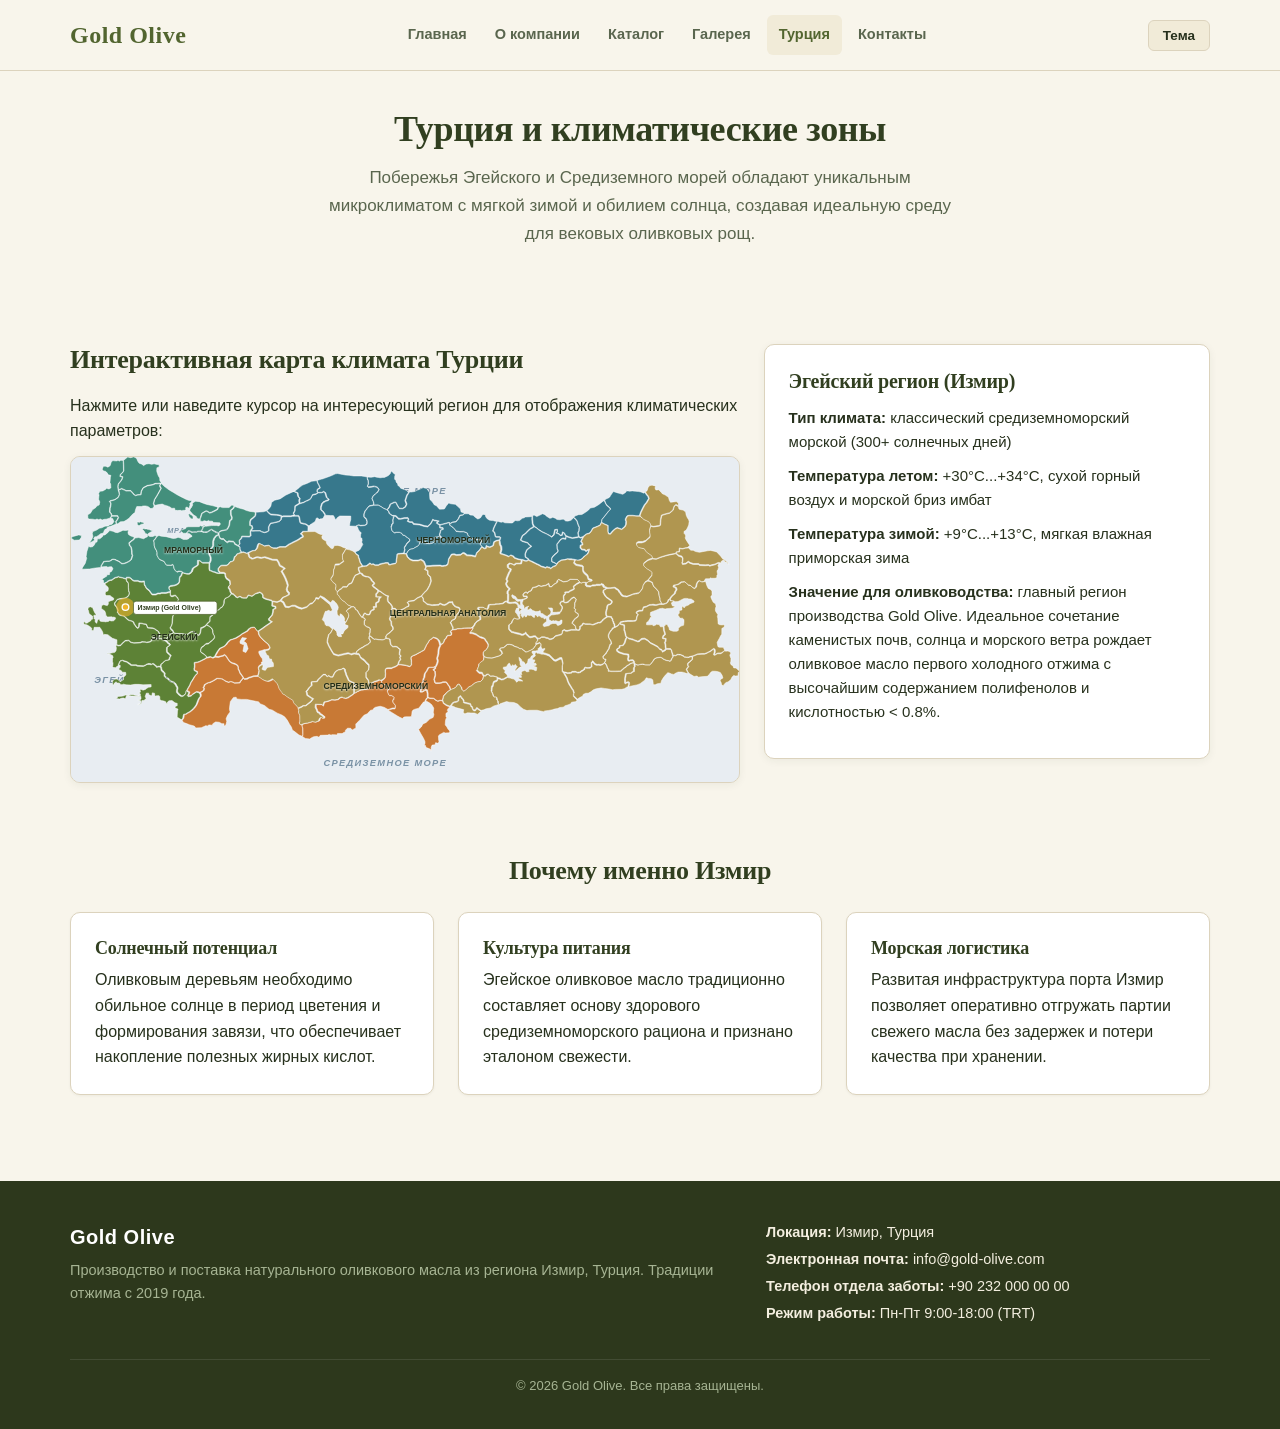
<file: country.html>
<!DOCTYPE html>
<html lang="ru">
<head>
    <meta charset="UTF-8">
    <meta name="viewport" content="width=device-width, initial-scale=1.0">
    <title>Турция и климатические зоны — Gold Olive (Измир)</title>
    <link rel="stylesheet" href="css/style.css">
    <script>
        try {
            if (localStorage.getItem('theme') === 'dark') {
                document.documentElement.classList.add('dark');
            }
        } catch (e) {}
    </script>
</head>
<body>

<header>
    <div class="container header-row">
        <a class="logo" href="index.html" aria-label="Gold Olive — на главную">
            Gold Olive
        </a>
        
        <nav id="menu" aria-label="Основная навигация">
            <a href="index.html">Главная</a>
            <a href="about.html">О компании</a>
            <a href="catalog.html">Каталог</a>
            <a href="gallery.html">Галерея</a>
            <a href="country.html" class="active">Турция</a>
            <a href="contacts.html">Контакты</a>
        </nav>

        <div class="header-actions">
            <button class="small-btn" onclick="toggleTheme()" type="button" aria-label="Переключить тему оформления">Тема</button>
            <button class="small-btn burger" onclick="toggleMenu()" type="button" aria-label="Открыть навигационное меню" aria-expanded="false">Меню</button>
        </div>
    </div>
</header>

<main>
    <section>
        <div class="container">
            <div class="section-title-wrap">
                <h1>Турция и климатические зоны</h1>
                <p class="lead">Побережья Эгейского и Средиземного морей обладают уникальным микроклиматом с мягкой зимой и обилием солнца, создавая идеальную среду для вековых оливковых рощ.</p>
            </div>
        </div>
    </section>

    <section>
        <div class="container country-grid">
            <div>
                <h2>Интерактивная карта климата Турции</h2>
                <p>Нажмите или наведите курсор на интересующий регион для отображения климатических параметров:</p>
                <div class="map-box">
<svg class="climate-map" viewBox="0 0 1005 490" role="img" aria-label="Реалистичная интерактивная географическая карта Турции с климатическими регионами">
        <rect width="1005" height="490" fill="#e8edf2" class="sea-bg"></rect>

        <text x="440" y="55" fill="#7a92a5" font-size="14" font-style="italic" font-weight="700" letter-spacing="2">ЧЁРНОЕ МОРЕ</text>
    <text x="35" y="340" fill="#7a92a5" font-size="14" font-style="italic" font-weight="700" letter-spacing="2">ЭГЕЙСКОЕ МОРЕ</text>
    <text x="380" y="465" fill="#7a92a5" font-size="14" font-style="italic" font-weight="700" letter-spacing="2">СРЕДИЗЕМНОЕ МОРЕ</text>
    <text x="145" y="115" fill="#7a92a5" font-size="11" font-style="italic" font-weight="700" letter-spacing="1">МРАМОРНОЕ МОРЕ</text>

        <g class="map-zone map-zone-ege" fill="#5d8236" stroke="#ffffff" stroke-width="0.75" stroke-linejoin="round"
        role="button" tabindex="0" aria-label="Эгейский регион (Измир)"
        onclick="showClimate(event,'Эгейский регион (Измир)','классический средиземноморский морской (300+ солнечных дней)','+30°C...+34°C, сухой горный воздух и морской бриз имбат','+9°C...+13°C, мягкая влажная приморская зима','главный регион производства Gold Olive. Идеальное сочетание каменистых почв, солнца и морского ветра рождает оливковое масло первого холодного отжима с высочайшим содержанием полифенолов и кислотностью &lt; 0.8%')"
        onkeydown="if(event.key==='Enter'||event.key===' ')showClimate(event,'Эгейский регион (Измир)','классический средиземноморский морской (300+ солнечных дней)','+30°C...+34°C, сухой горный воздух и морской бриз имбат','+9°C...+13°C, мягкая влажная приморская зима','главный регион производства Gold Olive. Идеальное сочетание каменистых почв, солнца и морского ветра рождает оливковое масло первого холодного отжима с высочайшим содержанием полифенолов и кислотностью &lt; 0.8%')"
        onmouseover="showClimate(event,'Эгейский регион (Измир)','классический средиземноморский морской (300+ солнечных дней)','+30°C...+34°C, сухой горный воздух и морской бриз имбат','+9°C...+13°C, мягкая влажная приморская зима','главный регион производства Gold Olive. Идеальное сочетание каменистых почв, солнца и морского ветра рождает оливковое масло первого холодного отжима с высочайшим содержанием полифенолов и кислотностью &lt; 0.8%')"
        onmousemove="moveTip(event)" onmouseout="hideTip()">
        <path d="M71.4,180.6l-1.5,0.8h-0l-0.1,0l-3.2,0.8l-2.8,2l-2.3,1.5 l-0.1,0.1h-0.1l-2.1,0.1l-3.1,1.4l-0.1,0l-1.8,1.7l-0.1,0l-0.1,0l-2.8,1.4l0.4,0.5 l0.1,0.2l-0,0.2l-0.2,1.3l1.1,0.6h0.1l0.1,0.1l2.7,2.3l0.1,0.1l0,0.1l0.7,2.2 l0,0.1v0.1l-0.6,3.1l-0,0.3l-0.3,0.1l-3.2,1.3l-0.4,1.3l-0.2,1.3v0.1v0.1l0.2,1.3 l1.2,1.5l5.8,0h0.2l0.1,0.1l1.9,1.6h0l3,2.1l0.3,0.2l-0,0.3l-0.4,2.1l-0,0.3 l-0.3,0.1l-3.5,0.9l-0.1,0l-2.9,1.2h-0l-1.3,0.7l0.3,0.6l0.1,0.1v0.1l-0,2.3v0.1 l-0.1,0.1l-1.3,2l-0.2,0.3l-0.3-0.1l-2.5-0.7h-0l-2.2-0.7l-1.3,0.3h-0l-2.2,1.2 l-0.5,4.1l2.2,1.6h0l3.4,2.9l0.1,0.1l0,0.2l1.1,3.8l0,0.1v0.1l-0,1.4l1.4,1.3 l0.1,0.1l0,0.1l0.4,1.3l7.3-0.3h0.2l0.1,0.1l1.4,1l0.4-0.7l0.2-0.3l0.4,0.2l2.3,0.9 l0.3,0.1v0.3l-0,1.4v0.2l-0.1,0.1l-1.4,1.4l-0,0l-1,1.2l-0.2,0.2l-0.2,0 l-3.6,0.2h-0.1l-0.1-0.1l-1.8-0.8l-2.1,1.5l-0.1,0.1h-0.1l-3.8,0.4h-0.1H52.7l-7.1-0.4h-0.1 h-0.1l-1.6-0.6l-0.3-0.1l-0-0.3l-0.2-1.8l-1.5-0.5l-1.8,0.9l-1,4.4l-0.2,0.9l-0.7-0.6 l-1.6-1.6l-0.2-0.2v-0.3l0.2-3l-0.5-0.7l-1.4-1.1l-0.4-0.3l0.3-0.4l0.8-1.2l-0.7-0.4 l-0.2-0.2v-0.3l0-1.6v-0.5h0.5l2.6,0l0.1-1.2l-1.6-2l-0-0l-0-0l-1.2-2.3 l-0-0v-0l-1.1-2.8l-1-2.8l-3.8-1.6l-0.8,0.6l-0.1,0l-0,0l-2.1,0.8l-0.4,2.8 l1,2.4v0.1l0,0l0.7,3.6l1.6,1.3l0,0l3.7,2.7l0.2,0.2v0.3l-0.2,3.4l-0,0.5 h-0.5l-1.1-0l-1.3,2.6l-0.1,0.2l-0.2,0.1l-2.2,1l-0.1,0.1l-2.4,1.7l-0.1,0.1l-0.1,0 l-2,0.3l-0.5,0.1l-0.1-0.5l-0.3-1.5l-1-0.2l-1.8,1.9l2.4,2.7l0.5-0.4l0.2-0.2l0.3,0.1 l2.5,0.9l0,0l0,0l3.6,2.1l0,0l0,0l2.8,2.3l0.2,0.2v0.3l-0.2,2.9l1.6,0.2 h0.1l1.5-0.2l0.5-4.1l0.1-0.4h0.4l2.7,0l5.2,0h0.3l0.2,0.2l1.2,1.8h0l1.9,3.1 l0,0l0,0l1.4,3.2l0,0.1l0,0.1l0.4,2.9l1.2-0.6l0.1-0.1L50.3,267l5.4,0.7h0.1 l0.1,0.1l2.8,2.3l3.6,2.8l0.1,0l4.2,1.4l2.2,0.7l0.3,0.1v0.4l-0,5.2v0.1l-0.1,0.1 l-0.6,1.4l1.6,0.5l1.7,0.6l2.9-0.4c0.1-0.1,0.9-1,1.8-2.1c0.5-0.6,1-1.1,1.4-1.6 c0.2-0.2,0.4-0.4,0.5-0.6s0.3-0.2,0.5-0.3c0-0,0.3-0.2,0.5-0.4s0.6-0.5,0.9-0.7 c0.6-0.5,1.1-1,1.1-1l0.1-0.1l0.2-0c0,0,1.2-0.1,2.4-0.2c0.6-0.1,1.3-0.1,1.8-0.2 c0.3-0,0.5-0,0.7-0c0.2-0,0.4-0,0.5,0c0.4,0.1,0.6,0.3,0.9,0.6 s0.6,0.6,0.9,0.9s0.6,0.6,0.9,0.9s0.6,0.4,0.6,0.4c0.3,0.1,1.5,0.4,2.6,0.6 c1,0.2,1.8,0.4,1.9,0.4l9.1-0.5h0l2.8-1.2l0.1-0H107c0,0,1,0,2.1,0.1 c0.5,0,1.1,0.1,1.6,0.1s0.7,0,1,0.1c0.2,0,0.8,0.2,1.4,0.3 c0.5,0.1,0.8,0.1,0.9,0.1c0,0,0.1,0,0.1,0l3.5-0.5h0l2.1-0.8l1.4-1.7l0-0l1.4-3.5 l0.1-0.1l0.1-0.1l0.9-0.9l0.2-0.2l0.3,0.1l1.8,0.6h0.1v0c0.1,0,1.4,0.2,3.1,1.3 c0.7,0.4,1.1,0.4,1.3,0.3s0.4-0.3,0.4-0.3l0.7-1.7l1.2-2.9l-0.2-2.8l-1.7-2.9l-2.9-1.8 h-0l-2.6-1.9h-0.1l-2.5-0.8l-7.1-0.4l-0.3-0l-0.1-0.3l-0.6-1.4l-1.5-3.7l-3.5-0.5h-0 l-0-0l-2.8-0.7l-3.6-0.2l-0.5,4.9v0.1l-0.1,0.1l-1.4,1.9l-0.3,0.4l-0.4-0.2l-2.3-1.4 l-0.1-0.1l-0.1-0.1l-1.2-1.9l-2.2-3l-0-0.1l-0-0.1l-0.8-2.5l-2.7-1.6h-0l-3.8-0.9 l-0.1-0l-0.1-0l-3-2l-0.1-0l-0-0.1l-2.5-2.8l-2-1.7l-3.3-0.7l-0-0h-0 l-3.8-1.1l-0.2-0.1l-0.1-0.2c0,0-0.3-0.6-0.7-1.3c-0.4-0.7-1-1.5-1.2-1.7 c-0.4-0.3-0.5-0.7-0.5-1.1c-0-0.4,0.1-0.8,0.2-1.1c0.1-0.6,0.3-1,0.4-1.2l-0.7-2.3 l-0-0.1l-1.3-2.6l-0-0.1l-2.4-2.7l-0.1-0.1l-0-0.1l-0.5-3.2l-0-0.3l0.2-0.2 l1.6-1.7l0-0l2.4-3.5l0.1-0.2l0.2-0l3.7-0.9h0h0l4.3-0.6l4.1-0.7l3.6-2.2 l2-3.3l-0.1-2.6l-0.8-2.1l-0-0.1l-0-0.1l-0.4-5.2v-0v-0l0-5.4v-0l-0.7-1.6 v-0l-2.1-2.4l-0.1-0.2l-0-0.2l-0.1-2.3l-0.3-0.1l-5.2-1.8h-0.1l-3.8-0.9h-0.1l-0.1-0 L71.4,180.6z"></path>
        <path d="M124.1,271.7l-0.6,0.6l-1.5,3.6v0.1l-0.1,0.1l-1.5,1.9l-0.1,0.1 l-0.1,0l-2.3,0.9h-0.1l-0,0l-3.7,0.5h-0.1H114c0,0-0.5-0.1-1.1-0.2 c-0.6-0.1-1.2-0.2-1.5-0.3c0,0-0.4-0-0.8-0.1c-0.4-0-1-0.1-1.5-0.1 c-1-0-2-0.1-2-0.1l-2.8,1.2l-0.1,0h-0.1l-9.1,0.5h-0.1h-0.1c0,0-1-0.2-2.1-0.4 s-2.2-0.5-2.7-0.6c-0.4-0.1-0.6-0.3-0.9-0.6c-0.3-0.3-0.6-0.6-1-0.9 c-0.3-0.3-0.6-0.6-0.9-0.8s-0.5-0.4-0.4-0.3c0,0-0.1-0-0.3-0s-0.4,0-0.7,0 c-0.5,0-1.1,0.1-1.8,0.2c-1.2,0.1-2.2,0.2-2.3,0.2c-0.1,0.1-0.5,0.4-1,0.9 c-0.3,0.3-0.6,0.5-0.9,0.7s-0.5,0.4-0.7,0.5c0.1-0-0.1,0.1-0.2,0.2 c-0.1,0.1-0.3,0.3-0.5,0.6c-0.4,0.4-0.9,1-1.4,1.6c-1,1.1-1.9,2.2-1.9,2.2l-0.1,0.1 l-0.2,0l-3.3,0.5l-0.1,0l-0.1-0l-1.8-0.6l-1.6-0.6l-0.4,1.1l0.8,3l0,0.1 l-0,0.1l-0.5,3.9v0.1l-0.1,0.1l-1.6,2.2l-0.1,0.2l-0.2,0l-5.3,1.1h-0l-3.3,1.1 l-0.3,0.1l-0.2-0.2l-1-0.9l-1.4-0v0.3l0.8,0.5l2.6,0.5h0.1l0.1,0l4.5,2.2l0.2,0.1 l0.1,0.2l0.7,2.5l0.1,0.4l-0.3,0.2l-0.7,0.4l-0,5.7l0.7,1.7l0,0.1v0.1l-0.3,4.5 l-0,0.1l-0,0.1l-0.4,0.8l0.9,0.9l3.4,0.5l2.3-1.8v-0h0l2.2-1.3l-0.2-0.8l-0.1-0.2 l0.1-0.2l1-2.2l0-0l0.8-2.2l0-0.1l0.1-0.1l1.3-1.6l0.1-0.1l0.2-0l3.1-0.6 l0.1-0l0.2,0l2.1,0.8h0l3.2,0.9h0l0,0l2.1,0.9l0.1,0l0,0l2.2,1.6 l2.2,1.4l0,0h0l1.5,1.3l6.8,0h0.1l0.1,0l2.2,1h0.1l8.4,0.4l2.6-1.1 c0,0,0-0,0-0c0-0,0.3-0.3,0.7-0.5c0.2-0.1,0.4-0.3,0.6-0.4s0.4-0.2,0.7-0.3 c0.1-0,0.7-0.2,1.1-0.4c0.4-0.2,0.8-0.4,0.8-0.4l0.1-0.1h0.1l3.8,0h0.1l0.1,0.1 l1.1,0.7l2.6-1.1l0.3-0.1l0.2,0.2l2.8,1.9l0,0l0,0l1.8,1.9l0,0l1.1,1 l0.8-0.6l0.2-0.1h0.2l3.8,0l0.4-2.7l0-0.3l0.2-0.1l1.8-1l0-0l2.1-2.5l0.1-0.1 l0-0l2.9-2l0.1-0.1h0.1l3.3-0.5l1.7-0.7l0.4-2.5v-0.1l0.1-0.1l0.8-1.1l0.8-1.8 c-0.2-0.1-0.4-0.3-0.8-0.6c-0.3-0.2-0.6-0.5-0.8-0.7c-0.2-0.2-0.4-0.3-0.6-0.5 c-0-0-0.2-0.2-0.4-0.4s-0.4-0.4-0.7-0.6c-0.2-0.2-0.5-0.5-0.7-0.6 c-0.2-0.2-0.4-0.3-0.4-0.3c-0.3-0.2-0.4-0.3-0.5-0.5s-0.3-0.5-0.4-0.7 c-0.3-0.5-0.4-0.9-0.4-0.9l-0.1-0.1v-0.1l-0.1-3.1v-0l0.2-3.4v-0.2l0.2-0.2l2.5-1.7 l0-0l1.9-1.6l-0.5-0.9l-2.7-1.7l-0.2-0.1l-0.1-0.2l-0.5-1.3c-0.1-0.1-0.3-0.2-0.7-0.5 c-0.2-0.1-0.4-0.3-0.6-0.4s-0.4-0.2-0.3-0.2c-0.3-0.1-0.4-0.2-0.6-0.4 c-0.1-0.2-0.3-0.4-0.4-0.6c-0.2-0.3-0.2-0.4-0.3-0.5l-3.2-1.3l-2.9-1.2l-4.7-0.1 c-0.1,0.1-0.1,0.2-0.3,0.3c-0.5,0.3-1.4,0.3-2.3-0.3c-1.6-1-2.9-1.2-2.9-1.2h-0h-0 L124.1,271.7z"></path>
        <path d="M77.5,306.5l-2.8,0.6l-1.1,1.5l-0.8,2.1v0l-0.9,2.1l0.2,0.5 l1.5,0.2l0.5,0v0.5l-0,2.3v0.2l-0.1,0.1l-2.2,2.6l1.1,1.3l2.4,0.8l0.1,0.1l0.1,0.1 l1.8,2.5l4.6,0.2l0.4,0l0,0.4l0.4,3.2l0,0.2l-0.2,0.2l-3.4,3.4l-0,1.6v0 l-0.2,2l-0,0.3l-0.3,0.1l-1.8,0.5l-1.3,1.7l-0.2,0.2l-0.3-0l-1.6-0.2l-0.2-0 l-0.1-0.2l-1.1-1.6l-0-0l-2.2-1.4l-1.9-0.5l-2.3,0.6l-3.2,2.6l0.4,1.3l0,0.1v0.1 l-0.2,2.9l0.7,1.3l1.3-0.1l0.5-2.3l0-0.2l0.2-0.1l2.3-1.6l0.3-0.2l0.3,0.3l1.3,1.3 l1.1,0h0h0l2.5,0.4h0.2l0.1,0.2l1.6,2l2,0l1.9-0.7l0.1-0.1l0.2,0.1l3.8,1 l6.7,0.2h0.1l6.2-0.9h0h0l6.3,0h0h0l6.2,0.7v-0l11.6-0.5h0.5v0.5l-0,2.7v0.4 l-0.4,0.1l-3.5,0.5l-2.6,1.5l-0,0l-1.9,1.6l-0.1,0.1h-0.1l-3.9,1.1l-0.3,0.1l-0.2-0.2 L106.7,350l-2.3-0l-0.9,0.7l0.7,0.8l0.1,0.1l0,0.2l0.2,1.8l0,0.4l-0.3,0.1l-1.9,0.7 l1.9,1.6l0.2,0.2v0.2l-0,2.2v0.4l-0.4,0l-2.7,0.4h-0.1h-0.1l-3.4-0.7l-4-1.1 l-4.6-0l-3.3,0.9l-0.1,0l-0.1-0l-4.3-0.5l-1.5,1l-0.1,0.1h-0.1l-3.4,0.7h-0.1h-0 l-5.7,0.2l-0.4,1.6l-0,0.2L69.9,362.2l-1.3,0.9l0.6,0.7l4.2,0.5l2-1l0.1-0l0.1-0 l3-0.5l0.2-0l0.2,0.1l2.4,1.2l0.8-1.3l0-0.1l1.2-2.8l0.1-0.3l0.3-0 c0,0,0.7-0.1,1.4-0.2c0.8-0.1,1.6-0.2,2-0.2c0.3,0,0.6,0.1,1,0.1 c0.4,0.1,0.9,0.2,1.4,0.3c0.9,0.2,1.6,0.3,1.7,0.3l13.4,0.4h0.5l0,0.5l0.2,2.8v0.2 l-0.1,0.2l-0.9,1.4l-0.2,0.2l-0.3,0l-3.3,0.3l2.7,0.2h0.1l0.1,0.1l1.4,0.9l0.2,0.1 l0,0.3l0.2,2l0,0.2l-0.1,0.1l-1.1,1.8l-0.2,0.3h-0.3l-2.8,0.2l-0.3,0.6l0.5-0.3l0.1-0.1 h0.1l2.6-0.2h0l1.6-0.7l1-2.3l0.2-2l0.1-0.5h0.4l2.7,0l2.7-2.5l0.1-0.1l0-0 l1-0.5l-0.5-0.2l-0.2-0.1l-0.1-0.2l-1.1-2.5l-0.1-0.2l0.1-0.2l0.9-2.3l0.7-2l0.1-0.3 h0.3l2.7,0h0.4l0.1,0.4l0.3,2l2.9,1.1l0.1,0l1.5,0.4l0.6-3.9l0.1-0.5l0.5,0.1 l2.5,0.5l0.4,0.1l0,0.4l0.3,3.1l1.7,1.1l0.6-0.8l0.2-0.2h0.2l3.4,0h0.3l0.2,0.2 l0.9,1.3l0.1,0.1v0.2l-0,3.8l2,1.8l2.3,0.2l0.1,0h0.1l3.9,1.3l0.2,0.1l0.1,0.2 l0.9,1.9l1.5,1.5l0,0l0-2.2v-0.2l0.2-0.2l2.5-2.3l0.2-0.1l0.2-0l4.1-0.2l0.2-0 l0.2,0.1l4.2,3.3l2.9,0.7l0.4,0.1v0.4l-0,2.7v0.3l-0.3,0.1l-2.2,1l-1,2.2l4.3,1.6 l0.4,0.2l-0.1,0.4l-0.7,2.6l-0.3,5.6h-0l-0.3,3.3l2.9,2.1l0,0l3.4,1.9l1.3-0.7 l1-1.8v-0.1l0.5-3.3v-0l0-0l0.7-2l0.1-0.3l0.3-0l2.6-0.2l2-1.4l0-0h0 c0,0,1-0.5,2-1.1c0.5-0.3,1-0.6,1.5-0.8c0.4-0.3,0.8-0.5,0.8-0.5 c0.3-0.3,1-0.9,1.7-1.5c0.7-0.6,1.3-1,1.3-1.1l0-0l2.9-2.7l0-0l3.2-4.5 l0.1-0.1l1.7-4.2v-0l1-2.8l0-0l1.3-2.7l0-0.1l0-0l2.4-3.2l-0.2-2.8 l-1.7-2.4l-3.7-0.8l-1.8,1l-0.1,0l-3.5,2.4l-0.1,0l-2.4,2.3l-0.1,0.1l-0.1,0 c0,0-0.9,0.2-1.8,0.4c-0.5,0.1-1,0.2-1.3,0.3c-0.2,0-0.4,0.1-0.5,0.1s-0.2,0-0.4,0 c-0.4,0-0.5-0.2-0.7-0.4s-0.3-0.4-0.4-0.5c-0.2-0.4-0.4-0.7-0.4-0.7l-0.2-0.3l0.2-0.3 l1.1-1.4l0.8-2.8c-0.2-0.1-0.3-0.2-0.7-0.3c-0.3-0.1-0.5-0.3-0.8-0.4s-0.4-0.2-0.6-0.3 c-0.2-0.1-0.3-0.3-0.4-0.5c-0.2-0.2-0.3-0.4-0.5-0.6c-0.1-0.1-0.1-0.1-0.2-0.3l-0.9,1 l-0.5,3.5l-0,0.1l-0.1,0.1l-2.9,3.1l-0.1,0.1l-0.1,0.1l-2.6,0.7l-0.2,0.1l-0.1-0.1 l-1.4-0.4l-0.1-0l-0.1-0.1l-3.4-2.6l-0.1-0l-0-0.1l-2.4-2.8l-0.1-0.1l-0-0.2 l-0.2-2.4l-0-0.1l0-0.1l0.7-3.3c-0-0.1-0.1-0.6-0.2-1.1c-0.1-0.3-0.1-0.6-0.2-0.8 c-0-0.1-0-0.1-0.1-0.2c-0.1-0.1-0.2-0.1-0.2-0.2c-0.1-0.1-0.2-0.2-0.3-0.3 c-0.2-0.2-0.3-0.5-0.4-0.8c-0.3-0.5-0.4-0.9-0.5-1l-0-0.1l-1.7-2.7l-0-0l-2-1.5 c-0-0-0-0-0-0c-0.1-0-0.6-0.2-1.3-0.5c-0.4-0.1-0.8-0.2-1.1-0.3 c-0.2-0-0.3-0.1-0.4-0.1s-0.2-0-0.2-0c-0.2,0-0.2-0.1-0.3-0.1c-0.1-0-0.2-0.1-0.3-0.1 c-0.2-0.1-0.3-0.2-0.5-0.3c-0.4-0.3-0.9-0.7-1.3-1.1c-0.9-0.8-1.8-1.5-1.8-1.5l-0.1-0.1 l-0.1-0.1c0,0-0.2-0.4-0.3-0.7c-0.1-0.2-0.2-0.4-0.3-0.5c-0-0.1-0.1-0.1-0.1-0.1 c-0.1-0-0.3-0.1-0.5-0.2c-0.3-0.1-0.6-0.2-0.9-0.4s-0.6-0.3-0.9-0.4s-0.5-0.2-0.6-0.3 c-0.2-0.1-0.3-0.3-0.5-0.5s-0.3-0.5-0.5-0.7c-0.4-0.5-0.9-1-1.1-1.2 c-0.4-0.3-0.5-0.7-0.5-1.2c-0-0.4-0-0.9,0-1.4c0.1-0.8,0.2-1.4,0.3-1.5l-1.5-2 l-0-0l-0-0l-2.9-2.3l-0.1-0.1l-0-0.2l-0.6-2l-0-0.1v-0l-0.2-2v-0 l-0.9-1.6l0.2-0.1l-3.8-0l-1,0.7l-0.3,0.3l-0.3-0.3l-1.4-1.3l-0-0l-1.8-1.9l-2.6-1.8 l-2.6,1.1l-0.3,0.1l-0.2-0.1l-1.2-0.7l-3.6-0c-0.1,0-0.3,0.2-0.7,0.4 c-0.5,0.2-0.9,0.4-1.3,0.5c-0,0-0.2,0.1-0.3,0.2s-0.4,0.2-0.5,0.4 c-0.4,0.3-0.7,0.5-0.7,0.5l-0.1,0l-0.1,0l-2.8,1.2l-0.1,0h-0.1l-8.6-0.4h-0.1 l-0.1-0l-2.3-1l-6.9-0h-0.2l-0.1-0.1l-1.6-1.4v0l-2.1-1.4h-0l-2.1-1.6H84.9 l-2.1-0.9l-0.1-0l-3.2-0.9h-0L77.5,306.5z"></path>
        <path d="M84.2,181.8l-0.7,1.1h0.2l0.1,3.3l2,2.4l0.1,0.1l0,0.1 l0.7,1.8l0,0.1v0.1l-0,5.4v0l0.4,5.1l0.8,2.1l0.1,0.1v0.1l0.1,2.9v0.2l-0.1,0.1 l-2.1,3.5l-0.1,0.1l-0.1,0.1l-3.8,2.2l-0.1,0.1h-0.1l-4.2,0.8l-4.3,0.6h-0.1l-3.4,0.8 l-2.3,3.3v0l-0,0L66,220l0.5,2.8l2.4,2.7l0.1,0.1l0,0.1l1.4,2.8l0,0v0 l0.8,2.5l0,0.2l-0.1,0.2c0,0-0.2,0.6-0.4,1.2c-0.1,0.3-0.1,0.6-0.1,0.9s0.1,0.4,0.1,0.4 c0.5,0.4,1,1.2,1.4,2c0.4,0.6,0.6,1,0.7,1.2l3.6,1.1v-0l3.4,0.8h0.1l0.1,0.1 l2.2,1.8l0,0l0,0l2.4,2.7l3,2l0,0l3.6,0.8l0.1,0l0.1,0l3,1.8 l0.2,0.1l0.1,0.2l0.8,2.6l0,0.1l2.1,2.9l1.2,1.8l1.8,1.1l1-1.4l0.5-5.3l0-0.5 l0.5,0l4,0.3h0h0.1l2.8,0.8l3.8,0.5l0.3,0.1l0.1,0.3l1.6,3.9l0.5,1.1l6.8,0.4h0.1 l0,0l2.7,0.8l0.1,0l0.1,0l2.7,2l0,0l3,1.9l0.1,0.1l0.1,0.1l1.9,3.2 l0.1,0.1v0.1l0.2,2.9l0,0.1l-0.1,0.1l-1.3,3l-0.6,1.3l4.1,0.1h0.1l0.1,0l2.9,1.3 l3.2,1.3l2.1-2.6l2.2-3l2.3-3.1l0.1-0.1l0.2-0.1l1.3-0.2l0.1-0h0l2.6-1.1l0.7-0.8 l-1-2.3l-0-0l-2.8-2.8l-0.1-0.1l-0-0.1l-0.8-2.1l-0.1-0.3l0.2-0.2l0.7-0.7 c0,0,0.1-0.1,0.1-0.1c0.1-0.2,1.2-2.4,1.3-2.7c-0,0,0.1-0.2,0.2-0.4 c0.1-0.2,0.1-0.6,0.2-0.8c0.1-0.5,0.2-1,0.3-1v-0.1l0.5-7.4v-0v-0l0.4-1.8h-0 l0.3-2.2v-0.1l0.1-0.1l0.8-1.2l0.1-0.1l0.1-0l1.8-1.1h0.1l0-0l2.3-0.8h0l2.1-0.5 l0-0h0.1l3.5-0.2l1.3-1.7v-0l1.8-2.2l-0.3-1.8v-0l-1.2-2.6l-2.2-1.8l-0.2-0.2v-0.2 l-0.2-2.8v-0l-0.3-1.8l-2.2-1l-0.3-0.2v-0.3c0,0,0-0.9,0-1.3c0-0.2,0.1-0.3,0.1-0.4 s0.1-0.2,0.2-0.4c0.1-0.3,0.3-0.5,0.4-0.8c0.2-0.5,0.4-0.7,0.5-0.9 c-0-0.1-0.2-0.6-0.5-1.3c-0.2-0.4-0.3-0.7-0.5-1c-0.2-0.3-0.4-0.5-0.4-0.5 c-0.6-0.3-1-0.9-1.3-1.4s-0.7-1-0.9-1.2c-0.1-0.1-0.8-0.3-1.3-0.3 c-0.5,0-0.9,0.1-1,0.1l-2.6,0.8h-0.1h-0.1l-2.1-0.1h-0.2l-0.2-0.2l-0.8-1l-0.1-0.1v-0.2 l-0.2-2.6v-0l0.1-2l-2.2,0.4h-0.1c-0.1,0-0.7,0.3-1.6,0.5c-0.9,0.3-1.8,0.5-2.4,0.5 c-0.9,0-6.4-0-6.6-0c-0.1,0-0.4,0.2-0.8,0.4c-0.3,0.1-0.5,0.2-0.8,0.3 s-0.4,0.2-0.7,0.2c-0.2,0-0.4-0-0.8-0c-0.3-0-0.8-0.1-1.2-0.1 c-0.4-0-0.8-0-1.1,0c-0.3,0-0.5,0.2-0.5,0.2c-0.5,0.5-1.2,0.7-1.9,1 c-0.7,0.2-1.3,0.4-1.3,0.4l-0.1,0h-0.1l-4.7-0h-0.3l-0.2-0.2l-2.2-2.8l-0-0l-2.2-3.2 l-2.3-1.8l-2-1.7l-0.1-0.1l-0-0.1l-1.4-2.9l-0-0l-1.5-2.3l-0.1-0.1v-0.1l-0.3-4.4 l-3.3,0.4l-0.1,0h-0l-3.9-0.3l-0.1-0l-0.1-0.1l-1.3-0.9l-5.9-0h-0.1l-0.1-0 l-2.3-1.2l-0.1-0l-0.1-0.1l-3-2.9l-0.1-0l-1.5-0.8l-3.5-0 C84.2,181.8,84.2,181.8,84.2,181.8z"></path>
        <path d="M204.1,253.2l-2.5,2.3l-0,0.1l-0.1,0l-4,2.1l-0.1,0h-0.1 l-1.1,0.2l-0.8,5.1v0l-0.4,1.6v0v0l-1,2.7l-0,0.1l-0.1,0.1l-1.4,1.1l-0.2,0.1 l-0.2-0.1l-3.5-0.9l-0.1-0.1l-0.1-0.1l-2.7-3l-1.9-1.3l-2.8,0.5l-1.5,0.9l-0,0 l-2.8,2l-0.1,0h-0.1l-2.2,0.9l-0.1,0h-0.1l-2.9-0.3l-0-0h-0l-2.8-0.7l-10.2-0.3 h-0.1l-0.1-0l-3.7-1.2l-0.3,0.3l-0.1,0.1l-0.1,0l-2.9,1.2l-0,0h-0.1l-1.2,0.2 l-2.2,2.9l-2.2,3h-0l-2.2,2.8c0,0.1,0,0.1,0.1,0.2c0.1,0.2,0.2,0.3,0.3,0.4 s0.2,0.1,0.1,0.1c0.3,0.1,0.4,0.2,0.6,0.3s0.4,0.3,0.7,0.5c0.4,0.3,0.8,0.6,0.8,0.6 l0.1,0.1l0,0.1l0.5,1.4l2.7,1.7l0.1,0.1l0.1,0.1l0.7,1.3l0.2,0.3l-0.3,0.3l-2.3,1.9 v0h-0l-2.3,1.6l-0.2,3.1v0v0l0.1,2.9c0,0.1,0.2,0.4,0.4,0.8 c0.1,0.2,0.3,0.4,0.4,0.6s0.3,0.3,0.1,0.2c0.2,0.1,0.4,0.2,0.6,0.4s0.5,0.4,0.7,0.7 c0.3,0.2,0.5,0.5,0.7,0.7s0.4,0.3,0.5,0.5c-0-0,0.2,0.2,0.4,0.4s0.5,0.4,0.8,0.7 c0.6,0.4,1.1,0.8,1.1,0.8l0.3,0.2l-0.2,0.4l-1,2.2l-0,0.1l-0,0l-0.8,1l-0.4,2.6 l-0,0.3l-0.3,0.1l-2.1,0.9l-0.1,0h-0.1l-3.2,0.4l-2.7,1.9l-2.3,2.6l-0.1,0.1l-0.1,0 l-1.6,0.9l-0.4,2.9l-0,0.3l0.7,1.4l0.1,0.1v0.1l0.3,2.2l0.5,1.8l2.8,2.3l0.1,0.1l0,0 l1.7,2.3l0.2,0.2l-0.1,0.3c0,0-0.2,0.8-0.3,1.7c-0,0.4-0.1,0.8-0,1.2 c0,0.2,0.1,0.4,0.1,0.4c0.5,0.3,0.9,0.9,1.3,1.4c0.2,0.3,0.4,0.5,0.5,0.7 c0.2,0.2,0.3,0.4,0.3,0.3c0,0,0.2,0.1,0.5,0.2c0.2,0.1,0.5,0.3,0.8,0.4 c0.3,0.1,0.6,0.2,0.9,0.3s0.5,0.2,0.5,0.2c0.4,0.1,0.5,0.3,0.6,0.5 c0.1,0.2,0.3,0.4,0.4,0.6c0.2,0.3,0.3,0.6,0.3,0.7c0.1,0.1,0.8,0.7,1.7,1.4 c0.4,0.4,0.9,0.8,1.3,1c0.2,0.1,0.4,0.2,0.5,0.3c0.1,0,0.1,0.1,0.1,0.1 c0.1,0,0.2,0,0.3,0.1c0.1,0,0.3,0.1,0.5,0.1c0.3,0.1,0.7,0.2,1.1,0.4 c0.8,0.3,1.5,0.5,1.5,0.5l0.1,0l0.1,0.1l2.1,1.6l0.1,0.1l0.1,0.1l1.8,2.9l0,0v0 c0,0,0.2,0.5,0.5,1c0.1,0.3,0.3,0.5,0.4,0.7c0.1,0.1,0.1,0.2,0.1,0.2 c0.2,0.1,0.3,0.2,0.4,0.3c0.1,0.1,0.1,0.3,0.2,0.4c0.1,0.3,0.1,0.6,0.2,0.9 c0.1,0.7,0.2,1.3,0.2,1.3l0,0.1l-0,0.1l-0.7,3.3l0.2,2.2l2.2,2.7l0,0l0.1,0.1 l3.2,2.4l0.1,0l1.2,0.4l2.3-0.7l2.8-2.9l0.5-3.4l0-0.1l0.1-0.1l1.4-1.5l-0.1-0.1 l2.2-4h0l2-3.3l1.4-3.7v-0.1l0-0l2.7-4.1l0-0l2.7-4.6l0-0l2.1-2.8 l0-0v-0l2.1-2.1l0-2.4l-3.9-1.6l-0.3-0.1l-0.1-0.3l-0.4-2.5l-0-0.1l0-0.1 l0.6-2.1l0.2-2.5v-0.1l-0.4-4.3l-0-0.5l0.5-0.1l4.4-0.6l2.6-0.8v-0l3.6-1.7l4.8-2.5 h0l2.7-1.6l-0.5-1.8l-2.5-2.5l-0.1-0.1l-1.9-1.3l-3.2-2.1l-0.1-0.1l-0.1-0.1 c0,0-0.1-0.2-0.3-0.4s-0.3-0.5-0.3-0.9c0-0.3,0-0.9,0.1-1.5c0-0.6,0.1-1.2,0.1-1.2v-0.1 l0-0.1l1.2-3.5l0.1-0.2l0.2-0.1l2.9-1.7l3.5-3.5l0.2-0.2h0.2l3.9-0.4l2.2-2.3l0-0.1 l0.1-0c0,0,0.7-0.4,1.4-0.9c0.4-0.2,0.7-0.5,1-0.7s0.5-0.4,0.5-0.4 c0.1-0.2,0.3-0.4,0.6-0.7s0.6-0.6,0.9-0.9c0.6-0.6,1.2-1.1,1.2-1.2l0-0l0.8-2 l-0.5-2.1l-0.9-1l-0.1-0.1l-0-0.1l-1.1-2.8l-0-0.1v-0.1l-0.4-3.8l-1.7-3.2l-3.7-2.9 l-0.1-0L204.1,253.2z"></path>
        <path d="M197.4,223.8l-3.4,1.4l-2.6,1.1l-0,0l-3.3,1.2 c-0.1,0.1-0.4,0.3-1,0.6c-0.3,0.2-0.6,0.3-0.9,0.4s-0.5,0.3-0.8,0.3 c-0.3,0-1.1-0-1.9-0.1c-0.4-0-0.8-0-1.1-0c-0.2,0-0.3,0-0.4,0 c-0,0-0-0-0.1,0c-0,0-0,0-0,0c-0.2,0.1-0.7,0.4-1.2,0.7 c-0.5,0.3-1,0.6-1,0.6h-0l-2.4,1.1h-0l-0.1,0l-2.6,0.5h-0h-0.1l-5.8-0.2h-0 l-1,0.1l-1.8,2.1v0l-1.4,1.8l-0.2,0.2l-0.2,0l-3.7,0.2l-2,0.5l-0.1,0l-2.1,0.7 l-0.1,0l-1.6,1l-0.7,1l-0.3,2.1v0l-0.3,1.7v0.1l-0.5,7.4v0l-0,0 c0,0-0.1,0.5-0.3,1.1c-0.1,0.3-0.1,0.6-0.2,0.9s-0.1,0.4-0.2,0.6c-0.2,0.4-1.4,2.9-1.4,2.9 l-0,0.1l-0,0l-0.5,0.6l0.7,1.8l2.7,2.7l0.1,0.1l0,0.1l1.2,2.7l0.1,0.3l-0.2,0.2 l3.2,1.1h0l10.2,0.3h0h0.1l2.8,0.7h0.1l2.8,0.3l2.1-0.8h0l2.8-2h0v-0 l1.6-1l0.1-0.1h0.1l3.1-0.5l0.2-0.1l0.2,0.1l2.2,1.4l0,0l0.1,0l2.7,2.9l3.1,0.8 l1.1-0.8l0.9-2.5l0-0.1l0.3-1.5h-0l0.8-5.4l0.1-0.4l0.3-0.1l1.3-0.2l4-2l0.1-0 l2.7-2.5l0.2-0.2l-0.1-0l2.9-3.3l0-0l0-0l2.2-1.7l-0.1-3.2v-0l0.2-3.1v-0.3 l0.3-0.2l2.8-1.7l0.1-0.1l2.9-2.6l0.1-0.8l-0.6-2.6l-0.5-2.2l-0.7-2.5v-0l-0.8-2.2 l-0.9-0.8l-5.1-0h-0.1l-0.1-0l-1.7-0.8L197.4,223.8L197.4,223.8z"></path>
        <path d="M284.3,204.2c-0.2,0.1-1.1,0.4-2.3,0.8 c-0.7,0.2-1.3,0.5-1.9,0.6c-0.3,0.1-0.5,0.1-0.8,0.2c-0.2,0-0.3,0.1-0.5,0.1 c0,0-0.1,0-0.3,0.1c-0.2,0.1-0.5,0.2-0.8,0.4c-0.6,0.4-1.3,0.9-2,1.4 c-1.4,1-2.8,2-2.8,2l-0.2,0.2l-0.2-0.1l-2.7-0.7l-2.5-0.6l-2.5,3.8l-0.2,0.2h-0.3 c0,0-1.6-0-2.3-0c-0.4,0-1.3,0-2.2-0c-0.9-0-1.8-0.1-2.4-0.2 c-0.7-0.1-1-0.6-1.4-0.9c-0.4-0.4-0.8-0.7-1.5-0.8c-0.6-0.1-1.4,0.2-2.1,0.5 c-0.7,0.4-1.2,0.8-1.2,0.8l-0.2,0.2l-0.3-0.1c0,0-0.7-0.2-1.6-0.6s-1.8-1-2.4-1.8 c-1-1.3-2.5-2.7-2.6-2.7l-2.9-0.7l-1.4,2.2l-0,0.1l-0.1,0.1l-3.2,2.5l-0.1,0l-0.1,0 l-3.9,1.7l-1.5,2.8l-0.2,4.2v0.1v0.1l-1.1,3v0.1l-0.1,0l-2.1,3.2l-0.1,0.2l-0.2,0 l-1.3,0.2l-2.8,3.1l-0.1,0.1l-0.1,0l-3.3,1.6l-3.7,4l-0.2-0.2l-0.1,0.8v0.2l-0.2,0.1 l-3.1,2.9l-0,0h-0l-2.6,1.7l-0.2,2.8v0l0.1,3.3v0.3l-0.2,0.2l-2.3,1.8l-0,0 l-0,0l-2.6,3l3.4,1.8l0,0l0,0l3.9,3l0.1,0.1l0,0.1l1.8,3.3l0,0.1v0.1 l0.3,3.8l0,0.1l1,2.7l0.9,1l0.1,0.1l0,0.1l0.5,2.4l0,0.2l-0.1,0.2l-1,2.3 l-0,0.1l-0.1,0.1c0,0-0.6,0.5-1.3,1.2c-0.3,0.3-0.6,0.6-0.9,0.9 c-0.3,0.3-0.5,0.5-0.6,0.6c-0.2,0.2-0.4,0.4-0.7,0.6s-0.7,0.5-1,0.7 c-0.7,0.5-1.4,0.9-1.4,0.9h-0l-2.2,2.4l-0.1,0.2h-0.2l-3.8,0.3l-3.4,3.4l-0.1,0.1l-0.1,0 l-2.8,1.6l-1.1,3.2v0c-0,0-0.1,0.6-0.1,1.2c-0,0.6-0.1,1.3-0.1,1.4 c0-0,0.1,0.2,0.2,0.4c0.1,0.1,0.1,0.2,0.1,0.3l3.1,2l2,1.3l0.1,0l0,0l2.7,2.7 l0.1,0.1l0.1,0.1l0.5,1.8l0.8-0.1l4.4-1.2l0.2-0l0.2,0.1l3.4,1.4l2.9-1.4l-0.2-0.1 l1.9-3.5l2.3-4v-0l0-0l3.2-4.5l0.1-0.1l0.1-0l6.6-3.2l2.5-2.2l2.7-3.8v-0 l0-0l3.5-3.5l0.1-0.1l0.1-0l4.5-1.4l4.4-1.7l5.9-3.6l0.1-0l3.3-2.6l0-0h0 l7.8-4.3l2.2-3l0.1-0.1l0.1-0l3.2-1.9l0.1-0.1h0.1l2.5-0.4h0.1h0l2.7,0.1h0.3 l0.2,0.2l1.6,2.5v0l2.3,2.9l1.5,0.8l-0.5-0.8l6.5-4.3h0l4-3h0l6.3-4.3l2.9-2.1 l-3.3-1.9l-0.2-0.1l-0.1-0.2l-0.5-2l-0.1-0.3l0.2-0.2l5-5.7l1.2-4.3l0.3-4v-0.3 l0.3-0.1l3.4-1.4l-0.2-1.8l-4.7-1.4l-0.3-0.1v-0.4l0.3-6.3l-1.3-1.2 c-0.2-0-4.2-1.2-6.1-1.6c-1.1-0.2-2.2-0.6-3.2-1.1c-1-0.5-2-0.9-2.4-1.1 c-0.4-0.1-0.7-0.5-0.9-0.8s-0.3-0.8-0.3-1.2c-0.1-0.8-0-1.6-0-2.1 c0-0.1-0.1-0.3-0.2-0.6s-0.3-0.6-0.5-0.9c-0.4-0.6-0.7-1.1-0.7-1.1l-0-0L284.3,204.2z"></path>
        <path d="M192.2,156.5l-0.1,5.4v0.2l-0.1,0.2l-1.4,1.6l-0.1,0.1l-0.1,0.1 l-3.4,2l-2.5,1.7l-2,5.3l-0,0.1l-0.1,0.1l-1.8,1.6v0h-0l-2.2,1.5l-0.1,0.1h-0.2 l-3.4-0h-0.1l-0.1-0l-4.9-1.4l-0.1-0l-0.1-0.1l-1.2-0.8l-1.7,4.7l-0,0.1l-0.1,0.1 l-1.9,1.9l-0.5,1.6l-0.4,5.3v0.1l-0,0.1l-1.2,2.5l-0.1,0.2l-0.1,0.1l-3.5,2.2l-0.1,0 h-0.1l-3.7,1.2h-0h-0.1l-4.4,0.5l-1,0.6l-1.3,0.7l-0.1,1.8l0.8,1.8l1,0.9l0.2,0.2v0.3 l-0.1,2.1v0.1h0.1l-0.1,2.4v0v0l0.2,2.4l0.5,0.7l1.8,0.1h0.1l2.4-0.8h0.1h0 c0,0,0.5-0.1,1.2-0.1c0.6,0,1.4,0,1.9,0.4c0.5,0.4,0.8,1,1.1,1.5s0.7,0.9,0.8,1 c0.4,0.2,0.6,0.5,0.8,0.8c0.2,0.4,0.4,0.8,0.6,1.2c0.4,0.8,0.6,1.5,0.6,1.5l0.1,0.2 l-0.1,0.2c0,0-0.3,0.5-0.6,1.1c-0.1,0.3-0.3,0.6-0.4,0.8c-0.1,0.1-0.1,0.2-0.1,0.3 c-0,0-0,0-0,0.1c0,0-0,0,0,0c0,0.3,0,0.6,0,0.9l2.1,1l0.3,0.1l0,0.3 l0.4,2.1v0v0l0.2,2.7l2.1,1.7l0.1,0.1l0.1,0.1l1.2,2.8v0.1l0,0.1l0.3,1.8l0.8-0.1 h0h0l5.7,0.2h0l2.5-0.5l0.1-0h0l2.3-1c0,0,0-0,0-0h0 c0.1-0,0.5-0.3,0.9-0.5c0.5-0.3,1-0.6,1.3-0.7c0.2-0.1,0.3-0.1,0.4-0.1 c0.1-0,0.3-0,0.5-0c0.3-0,0.7,0,1.1,0c0.8,0,1.7,0.1,1.9,0.1 c-0.1,0,0.2-0,0.4-0.2c0.2-0.1,0.5-0.3,0.8-0.4c0.5-0.3,1-0.6,1-0.6l0.1-0h0 l3.3-1.2l2.6-1.1l3.5-1.4l0.1-0h0.1l7.5,0h0.1l0.1,0l1.7,0.8l5.2,0h0.2l0.1,0.2 l1.2,1.1l0.1,0.1l0.1,0.1l0.8,2.3h0v0l0.7,2.5l0.5,2.3l0.5,2.1l3.3-3.6l0.1-0.1 l0.1-0l3.2-1.5l2.9-3.2l0.1-0.2l0.2-0l1.2-0.1l2-2.9l1-2.9l0.2-4.2v-0.1l0.1-0.1 l1.6-3l0.1-0.2l0.2-0.1l4-1.7l0-0l3.1-2.4l1.8-2.7l-1.7-2.6l-0.1-0.1v-0.1 l-0.5-2.8l-2.1-2.8l-0.1-0.2l0-0.2c0,0,0.1-0.6,0.3-1.3c0.1-0.3,0.1-0.7,0.3-0.9 c0.1-0.1,0.1-0.3,0.2-0.4s0.1-0.3,0.4-0.4c0.1-0,0.1-0.1,0.2-0.2 c0.2-0.2,0.4-0.5,0.6-0.7c0.3-0.4,0.6-0.8,0.6-0.9l-0.5-5l-2.4-1.9h-0l-2.6-1.9 l-0.1-0.1l-0.1-0.1l-1.5-3.2l-0.1-0.1v-0.1l-0.2-3.5l-2-1l-4.2-0l-1.6-0L224,175 l-0,0.5h-0.5l-1.9-0h-0.1l-0.1-0l-2.7-0.6l-0-0h-0.1l-2.3-1.1l-2.9-0.7h-0.1 l-0.1-0l-2.5-1.3h-0.1l-1.7-0.3l-0.3-0l-0.1-0.3l-0.9-2.5v-0.1v-0.1l0.1-8.7l-9.5-0 h-0.1l-0.1-0.1l-1.3-0.8l-0-0l-0-0l-2.6-2.2L192.2,156.5z"></path>
    </g>

        <g class="map-zone map-zone-marmara" fill="#438f7c" stroke="#ffffff" stroke-width="0.75" stroke-linejoin="round"
        role="button" tabindex="0" aria-label="Мраморноморский регион"
        onclick="showClimate(event,'Мраморноморский регион','переходный морской (средиземноморско-черноморский)','+26°C...+29°C, умеренно влажное','+5°C...+8°C, с частыми дождями','родина знаменитых оливок сорта Гемлик. Мягкие морские бризы и защищенные заливы идеальны для столовых темных оливок')"
        onkeydown="if(event.key==='Enter'||event.key===' ')showClimate(event,'Мраморноморский регион','переходный морской (средиземноморско-черноморский)','+26°C...+29°C, умеренно влажное','+5°C...+8°C, с частыми дождями','родина знаменитых оливок сорта Гемлик. Мягкие морские бризы и защищенные заливы идеальны для столовых темных оливок')"
        onmouseover="showClimate(event,'Мраморноморский регион','переходный морской (средиземноморско-черноморский)','+26°C...+29°C, умеренно влажное','+5°C...+8°C, с частыми дождями','родина знаменитых оливок сорта Гемлик. Мягкие морские бризы и защищенные заливы идеальны для столовых темных оливок')"
        onmousemove="moveTip(event)" onmouseout="hideTip()">
        <path d="M90.6,119.1l4.7,1.8l-1.4,2.9l-3.9,2.6l-0.1,0l-0,0l-2.8,2.8 l-0.2,0.2l0.1,0.3l0.7,3.3l0,0.1l0.1,0.1l2.1,2.6l1.1,4.6l0.1,3.8v0l0.1,1.8v0.1 l0,0.1l0.7,2l-0.8,3.1l-1.2,3.2l-2.9,2.3l-0.1,0l-4,2.1l-0.1,0l-3.2,1.1h-0 l-2.8,0.2l-2.4-1.8v-0l-2.4-1.8l-0-0l-0.1-0l-3.5-1.5h-0l-2-1l-0.1-0 l-0.1-0l-1.8-0.4h-0.1h-0.1l-2.3,0.2h-0.2l-0.1,0.1l-2.4,1.8h-0l-0.1,0.1l-1.6,0.7 l-3.4-0h-0h-0l-4.9,0.6l-0.3,0l-0.1,0.2l-0.9,1.7l-1.6,2.7l-1.1,1.8l-0.1,0.1 l-0,0.1l-0.2,2.4l-5.3,0.6h-0l-5.2,0.6h-0l-0,0l-6.4,1.2h-0.1l-3.3,0.1l-7.1,0.2 l-0.8-1.6l4.8-7.3l0-0.1l0-0.1l2.1-7.2l0.1-0.2l-0.1-0.2l-0.9-2.2l1.2-7.6l2.3-7.3 l0.6-0.4l2.2,0.9l0.1,0h0.2l3-0.5h0.2l0.1-0.1l2.5-2.7l0.1-0.1l0-0.1l1.6-3.2 l2.1-1l0.3-0.1l0-0.3l0.6-4.3l3.3,0l0.2,0l0.1-0.1l3.7-2.9l0.1-0.1l0.1-0.1 l1.3-2.6l2,0.1l0.2,0l0.2-0.1l4.3-3.5l0-0h0l3-3.2l4.9,1.2l0.1,0l3.6,1.6 l0.1,0l0.1,0l3.2,0.4h0.2l0.1-0.1l4-1.7h0l3.6-1.8l3.5,0.4h0.1l0.1,0l3.6-0.6 l1.2,1l-0.8,1.4l-0,0.1l-0,0.1l-0.1,1.9v0.1l0.1,0.1l0.7,1.8l0.1,0.2l0.1,0.1 l3.9,2.3l0,0H90.6z"></path>
        <path d="M69.8,89.1l1,2.1l-1.8,3.4l-0,0.1l-1.7,2.1l-0.2,0.2l0.1,0.3l0.6,2.9 v0.8l-7.2,3l-0.1,0l-4.5,1.2l-0.1,0l-0.1,0l-1.5,1l-0.3,0.2l0,0.3l0.1,1.2 l-2.1,0.5l-0.2,0l-0.1,0.1l-1.4,1.7l-0.1,0.1l-0,0.1l-1,2.8l-1.7,1.5l-2.9,0.8 l-0.1,0l-0.1,0.1l-2.5,2.1l-0.1,0l-3.6,2.3l-2.3,0.2l-0.2,0l-0.1,0.2l-1.3,2l-0.2,0.3 l0.2,0.3l1.1,1.5l-0.9,1.4l-2.4,1.4v-0l-3.5,1.9h-0l-0,0l-1,0.4l4.2-6.7l0-0 l0-0.1l1.1-3.2l0.1-0.1l-0-0.2l-1-3.9l0.8-3.1l4.9-1.9l0.1-0l0.1-0l4.8-3.2 l3.4-0.6h0.1l0.1-0l4.9-2.5l4.7-0.2l0.2-0l0.2-0.1l1.5-1.6l4.1-1.1l0.2-0.1 l0.1-0.2l2.3-3.5l0.1-0.2l-0.1-0.3l-1.7-4l-0.1-0.2l-0.2-0.1l-2.8-0.8l2-2.6L69.8,89.1 z"></path>
        <path d="M15.4,118.3l0.4,0.1l-0.1,0.5l-0.5,2.5l-0,0.1l-0.1,0.1l-2.5,3.3l-0.1,0.2 l-0.3-0l-7.3,0.2l-0.2,0l-0.1-0.1l-4-2.8l-0.6-0.4l0.5-0.4l2.3-1.8l0.1-0l0.1-0 l3.3-1l5.3-1.5l0.1-0l0.2,0L15.4,118.3z"></path>
        <path d="M104.6,97.3l0.3,0.2c0,0,1.3,0.7,2.7,0.8c0.9,0.1,1.5,0.6,1.8,1 c0.3,0.5,0.4,0.9,0.4,0.9l0.1,0.5l-0.5,0.1l-3.5,0.5c-0,0-0-0-0,0 c-0.1,0.1-0.6,0.4-1.3,0.8c-0.8,0.5-1.6,1-1.9,1.1c-0.2,0.1-0.4,0.1-0.6,0 s-0.3-0.1-0.4-0.2c-0.3-0.2-0.6-0.3-0.8-0.6c-0.5-0.4-1-0.9-1-0.9l-0.1-0.1v-0.2l-0.1-2.8 l-0-0.6l0.6,0.1l3.1,0.5l1.2-1L104.6,97.3z"></path>
        <path d="M108.4,108.1l-0.8,0.9c0,0-0.1,0.1-0.1,0.2c-0,0-0,0.1-0,0.1 c0.1,0.1,0.6,0.4,1,0.7c0.2,0.1,0.4,0.3,0.6,0.4c0.1,0.1,0.1,0.1,0.2,0.2 c0,0,0.1,0.1,0.1,0.1c0,0,0,0.1,0.1,0.2c0,0,0,0,0.1,0.1 c0.1,0.1,0.2,0.2,0.3,0.3c0.1,0.1,0.3,0.3,0.4,0.4c0.1,0.1,0.2,0.2,0.3,0.5 c0,0.1,0.2,0.6,0.4,1c0.2,0.4,0.3,0.8,0.3,0.8l0.1,0.2l-0.1,0.2c0,0-0,0.1,0,0.1 c0,0.1-0.1,0.1,0.2,0.2c0.8,0.3,3,1.2,3,1.2l0.2,0.1l0.1,0.2l0.8,2.6l0.1,0.3 l-0.2,0.2l-0.9,0.9l-0.3-0.3l0.2,0.4c-0.6,0.3-1.6,0.7-2.5,1.1s-1.8,1-2.3,1.5l-0.2,0.3 l-0.3-0.1l-7.4-1.8l-5.6,0.7l-0-0.2l-1.4,2.7l-0.1,0.1l-0.1,0.1l-4,2.6l-0.1,0.1 l-2.5,2.5l0.7,2.9l2.1,2.6l0.1,0.1l0,0.1l1.1,4.7l0,0v0.1l0.1,3.9l0.1,1.7v0 l0.7,2l0.1,0.1l-0,0.2l-0.9,3.3v0v0l-1.3,3.3l-0.1,0.1l-0.1,0.1l-3,2.4 l-0.1,0l-0,0l-4.2,2.2h-0.1l-0,0l-3.4,1.1l-0.1,0h-0.1l-3,0.2h-0.2l-0.1-0.1 l-2.5-1.9l-2.4-1.8l-3.4-1.5h-0l-1.9-1l-1.6-0.4l-2.1,0.2l-2.4,1.8l-0,0l-0.1,0 l-1.8,0.8l-0.1,0.1H57.8l-3.5-0h-0.1l-4.6,0.6l-0.8,1.4v0l-1.7,2.8l-1.1,1.7l-0.2,2 l2.5-0.6l0.1-0h0l5.2-0.2h0.2l0.1,0.1l1.4,0.9l3.4-0.8l0.1-0h0.1l2.3,0.2l0.3,0 l0.1,0.2l1.4,2.5l0.1,0.3l-0.1,0.3l-1.8,3.4l-0.1,0.2l-0.2,0.1l-2.8,1.5l-0.2,2.9l-0,0.4 l-0.4,0l-3.6,0.2l-0,1.8v0.3l-0.3,0.2l-1.9,1.1l-2.4,1.4l-0,0l-0.1,0l-2.1,1.9 l-0.2,0.1h-0.2l-1.4-0l-0.5,0.6l2.3,0h0.1l0.1,0.1l1.4,0.9l0.3,0.2l-0,0.3l-0.1,3.2 l1.3,0.4l3.1-1.5l1.9-1.7l0-0.1l0.1-0l3.3-1.5l0.1-0h0.1l2-0.1l2.2-1.4l2.9-2 l0.1-0.1l0.1-0l3.2-0.8l0.1-0l1.7-0.8l0.2-0.1l0.2,0.1l1.8,0.8l0.1,0l3.8,0.8 h0v0l4.9,1.6l1.2-1.9l0.2-0.2h0.3l3.9,0h0.1l0.1,0l1.7,0.9l0.1,0l0,0 l3.2,3l2,1l6,0h0.2l0.1,0.1l1.3,0.9l3.7,0.3h0.1l3.7-0.5l0.5-0.1l0,0.5 l0.4,4.8l1.4,2.3l0,0v0l1.3,2.8l2,1.6l2.4,1.9l0.1,0.1l0.1,0.1l2.1,3.1l0,0 l2.1,2.6l4.3,0c0,0,0.6-0.1,1.3-0.4c0.7-0.2,1.4-0.6,1.6-0.7c0.3-0.3,0.7-0.4,1.1-0.4 c0.4-0.1,0.8-0.1,1.3-0.1c0.4,0,0.8,0,1.2,0.1c0.3,0,0.7,0,0.7,0 c-0,0,0.2-0,0.4-0.1c0.2-0.1,0.5-0.2,0.8-0.3c0.5-0.2,0.9-0.4,0.9-0.4l0.1-0.1h0.1 c0,0,5.8,0,6.7,0c0.3,0,1.3-0.3,2.2-0.5c0.9-0.2,1.6-0.5,1.6-0.5l0-0h0l2.4-0.4 l0.1-1.5l-1-0.9l-0.1-0.1l-0-0.1l-0.9-1.9l-0.1-0.1v-0.1l0.1-2.3l0-0.3l0.2-0.2 l1.5-0.9h0l1.1-0.6l0.1-0.1h0.1l4.5-0.5l3.5-1.1l3.4-2.1l1-2.3l0.4-5.3v-0.1l0-0 l0.5-1.8l0-0.1l0.1-0.1l1.9-1.9l1.8-4.8l-0.9-0.6l-3.8-0.4l-2.3,1.1l-0.3,0.1l-0.2-0.2 l-2.5-1.8l-0.1-0l-0.1-0.1l-2-3l-0-0.1l-0-0.1l-0.7-3.2l-0-0.1v-0l-1.1-2.5 l-2.3,1l-0.1,0h-0.1l-6.7-0.3l-0.2-0l-0.1-0.2l-1.7-1.9l-0-0.1l-0-0l-1.9-3.4 l-6.8-3l-0.1-0.1l-0.1-0.1l-2-2.9l-0-0v-0l-1.8-3.4l-0.1-0.1v-0.2l0.1-3.9 l-1.1-3.2l-2.1-3.5l-0-0.1l-0-0.1l-1.1-3.8l-0-0.1v-0.1l-0.2-4.3v-0.1l-0.6-2.8 l-0.1-0.3l0.2-0.2l1.8-1.8l0.1-0.1l2.7-4l-1.1-0.6l-2.7-0l-1.6,0.9l-0.1,0.1h-0.1 l-4.6-0h-0.1l-0.1-0.1l-1.4-0.6l-0.2-0.1l-0.1-0.2l-1.2-2.4l-0.2-0.4l0.4-0.3l1.7-1.2 l1.3-0.9l0-0l2.3-1.2l0.1-0l1.3-0.9l-0-0.2l-2.3-0.9v-0c0,0-0.6-0.2-1.2-0.5 c-0.3-0.1-0.6-0.3-0.8-0.3c-0.1-0-0.2-0.1-0.3-0.1c-0-0-0.1-0-0.1-0 c-0.3-0-0.5-0.1-0.8-0.1c-0.3-0.1-0.7-0.1-0.7-0.1h-0l-0-0l-2.6-0.9h-0l-2.8-0 l-0.2-0l-0.1-0.1c0,0-0.2-0.2-0.5-0.3c-0.1-0.1-0.3-0.2-0.4-0.3c-0.1-0-0.1-0-0.1-0 C109.2,108.1,108.7,108.1,108.4,108.1z"></path>
        <path d="M211.7,109.7l-2.2,1l-4.1,2.7l-0.1,0.1l-0.2,0l-5.2,0.2h-0.1 l-0.1-0l-3.5-1.3l0.3-0.7l-0.3,0.5l-0.1,0.3h-0.3l-4.6-0l-2.1,0.8l-0.1,0l-0.1,0 l-4.4,0.1l-2.9,0.1h-0.2l-0.1-0.1l-3.2-1.7l-1.3,0.1l-1.4,2.4l-0.1,0.1l-0.1,0.1l-0.4,0.2 l0.3,0.2l1.1,0.2h0h0l2.2,0.5l0.1,0l0.1,0.1l1.2,1l1.6,1.2l0.1,0.1l0.1,0.2 l0.4,1.2l0.1,0.4l-0.4,0.2l-2.9,1.2l-1.3,1.6l-0.1,0.1l-0.1,0.1l-2.3,1.1l-0.1,0.1h-0.1 c0,0-5.1,0-5.7,0c-0.3,0-0.4-0.1-0.7-0.2s-0.4-0.2-0.6-0.3c-0.4-0.2-0.7-0.4-0.7-0.4 s-0.5-0.3-1-0.6c-0.5-0.3-1.1-0.6-1.2-0.7c0,0-0.3-0.1-0.7-0.2 c-0.4-0.1-0.9-0.2-1.3-0.3c-0.5-0.1-0.9-0.3-1.3-0.3c-0.3-0.1-0.5-0.1-0.6-0.1 c-0-0-0,0-0,0c-0.1,0-0.2,0.1-0.4,0.1c-0.3,0.1-0.7,0.3-1.1,0.5 c-0.4,0.2-0.8,0.4-1.1,0.5c-0.2,0.1-0.3,0.1-0.4,0.2c-0.1,0-0.1,0-0.2,0.1 s-0,0-0.1,0.1c-0.1,0-0.1-0-0.1,0s-0.1,0-0.2,0c-0.1,0-0.3,0-0.5,0 c-0.4,0-0.9,0.1-1.4,0.1c-0.5,0-1,0.1-1.5,0.1c-0.2,0-0.4,0-0.6,0 c-0.1-0-0.2,0-0.2,0s-0.1-0-0.3-0.1c0,0-0.3-0.1-0.7-0.2s-0.9-0.3-1.4-0.4 c-1-0.3-1.9-0.6-1.9-0.6l-5.8-1.5l-7.2-0.7h-0.1l-0.1-0l-3.3-1.1l-3,1.7l-0.1,0.1 l-3,4.5l-0,0l-0,0.1l-1.7,1.7l0.6,2.6l0,0.1v0l0.2,4.4l1.1,3.7v0l2.1,3.4 l0,0.1v0l1.1,3.4l0,0.1v0.1l-0.1,3.9l1.7,3.2l0,0.1l1.9,2.7l6.8,3l0.2,0.1 l0.1,0.2l2,3.5l1.5,1.7l6.3,0.3l2.7-1.1l0.5-0.2l0.2,0.4l1.2,3l0,0v0.1l0.7,3.2 l1.9,2.9l2.2,1.6l2.3-1l0.1-0.1l0.1,0l4.1,0.4h0.1l0.1,0.1l3,2.1l0,0l4.8,1.3 l3.1,0l2-1.4v0l1.6-1.5l2-5.3l0.1-0.1l0.1-0.1l2.7-1.8l3.3-2l1.2-1.4l0.1-5.8 l0-0.5h0.5l2.9,0.1l0.2,0l0.2,0.1l2.6,2.2l0.1,0.1l1.1,0.6l10,0l0.7-1.3l0-0.1 l0.7-1.8l0-3.9v-0l-0.4-1.5l-0-0.1l-1.2-2.3l-0.1-0.1v-0.1l-0.5-3.4l-0.6-0.9 l-0.1-0.2l0.1-0.2l0.8-2.4l0.1-0.1l0.1-0.1l4.4-4.2l0-0l1.3-2.6l0-6.3v-0.1 l0-0.1l1.5-4.4l0-0.1l0-0.1l3-3.9l0.1-0.1l0.1-0.1l3.3-1.2v-0l0.1-0l-0-1.3 l-0.2-1.1l-2.4-0.7h-0.1l-0-0l-4.9-2.5L211.7,109.7z"></path>
        <path d="M200.3,102.4l-0.9,0.8l-0.9,0.8l-0.2,0.1h-0.2l-2.3-0.1l-0.2-0 l-0.1-0.1l-0.9-0.7l-1.3,1.5l-0.1,0.2h-0.2l-15.6,0.1h-0.1l-3.7,0.5l-0.9,2l-0.1,0.2 l-0.2,0.1l-2.8,1l-2.2,0.9l-0,0h-0.1l-2.8,0.5l0.1,0.6l2.2,1.9l0,0l2,2 l3.9,0.1l1.9-1.1l1.4-2.5l0.2-0.2l0.3-0l1.8-0.1h0.1l0.2,0.1l3.2,1.7l2.8-0.1l4.3-0.1 l2.1-0.9l0.1-0h0.1l4.4,0l2.2-3.7v-0l0.8-2.9l0.1-0.3l0.3-0.1l2.9-1v0l0.2-0.1 l-0.8-0.5L200.3,102.4z"></path>
        <path d="M187.6,66.7l-2.9,1.3l-2.1,2.2l0.6,1.7l0.1,0.2l-0.1,0.2l-2,3.8 l-0,0.1l-0.1,0.1l-1.7,1.8l-0.6,3l1.6,1.6l0,0l2.1,2.5l0,0l2.2,2.3l0.1,0 l3.5,1.9l0.2,0.1l0.1,0.2l1,2.4l3.6,1.5l1.4-2.5l0-0.1l1.2-3.9l0.7-2.2l0-0.2 l0.2-0.1l3.7-2.2h0l2.6-1.4l0.2-0.1l0.2,0l1.6,0.4l0.1,0l0.1,0l3.6,2.2 l2.2-0.5l3-1.5h0l2.6-1.2h0l3.7-2.1l0.6-2.9c-0.6-0.2-3.7-0.9-4.6-1.2 c-0.8-0.2-4.4-1.1-4.4-1.1l-7.4-1.6l-0-0h-0l-5.6-1.9v-0h-0l-5.6-2.3L187.6,66.7 z"></path>
        <path d="M179.8,85.2l-0.1,0.7l-0.1,0.8l1.7,0.8l0.1,0l0.1,0l2.2,1.9l0.2,0.2 l-0,0.3l-0.3,2.9l-0,0.6l-0.6-0.1l-2-0.4l-0.2-0l-0.1-0.1l-1.4-1.3l-0.1-0 l-0-0l-1.4-1.9l-0-0.1l-0-0.1l-1-2.9l-0.2-0.5l0.6-0.1l2-0.4L179.8,85.2z"></path>
        <path d="M136.3,39.5l-0.3,0.3l0,0.3l-0.3,0l-1.7,3.2l1.9,3.5l0.1,0.2l-0.1,0.3 l-2.4,4.5v0l-3.3,5.9v0l-4.1,6.7v0l-1.3,5.2l1.1,3.6l4.7-1.4h0h0l6.6-0.9h0.1 l0.1,0l2.9,1.2v-0c0,0,1.1,0.4,2.3,0.8c0.6,0.2,1.2,0.4,1.7,0.5 c0.2,0.1,0.4,0.1,0.6,0.2c0.2,0,0.3,0.1,0.3,0.1c0.2,0,0.3,0.1,0.4,0.1s0.3,0.1,0.5,0.2 c0.4,0.1,0.8,0.3,1.2,0.5c0.8,0.4,1.5,0.7,1.5,0.7l0.1,0l0,0l3.5,2.6v-0.1v-0.5 l0.5-0l2.7-0.1h0.4l0.1,0.4c0,0,0.1,0.6,0.2,1.2c0.1,0.5,0.2,1,0.2,1.5 c0,0,0,0,0.1,0c0.2,0,0.6,0.1,1,0.1c0.9,0.1,2,0.1,3.2,0.1 c2.3,0,4.7-0.1,4.7-0.1h0.2l0.1,0.1l0.8,0.7l1.3-0.7l0.1-0l0.1-0l3.2-0.2 l2.2-1.1l-0.6-0.3l-0.3-0.2l0-0.3l0.3-2.3l0.1-0.4h0.4l1.7,0h0.3l0.1,0.2l0.9,1.3 l1.8-1.2l0.6-2.7v-0.1l0.1-0.1l0.5-0.7l-0.7-2.3l-0.1-0.3l0.3-0.2l1.2-0.7l0-0 l1.4-2l0.1-0.1l0.5-1.2l-3.9-0h-0.1l-0.1-0l-4.3-1.5l-0-0h-0l-4.5-2.3 l-4.7-2.4l-5.4-2.8h-0l-5.5-3.5l-5.8-3.4l-0-0l-3.4-2.4h-0l-4.5-3.4l-0-0 l-0-0l-2.8-2.8L136.7,40.5l-0-0.1L136.3,39.5z"></path>
        <path d="M241.5,72.5l-3.3,3.5l-0.2,0.1l-0.2,0l-9.7,0.1h-0.1l-0.1-0 l-3.2-1.2l-2,0.6l-0.4,0.1l-0.2-0.6l-0.8,3.5l-0,0.2l-0.2,0.1l-3.9,2.3l-0,0l-2.6,1.2 l-3,1.5l-0.1,0l-0.1,0l-2.5,0.6l-0.2,0l-0.2-0.1l-3.7-2.3l-1.4-0.3l-2.5,1.3h-0 l-3.5,2l-0.6,2l-1.3,4l-0,0.1l-0,0l-1.2,2.3h0.3c0,0.4-0,2.5-0,3.1l3.4,0.4 l2.4-1.1l0.2-0.1l0.2,0.1l3.8,1l2.4-1.2l0.3-0.2l0.3,0.2l1,0.9l4,0h0.3l0.1,0.2 l1.4,1.7l9.3,0.5l0.3,0l0.1,0.2l0.7,1.3l0.2,0.3l-0.2,0.3l-1.8,2.4l-0.2,0.3l-0.3-0.1 L219,103.2l-4.6-0l-2.8,0.1h-0.1l-5.4,0.7h-0l-2.7,0.3h-0.2l-0.2-0.1l-0.2-0.1l-0.8,0.3 v0l-2.7,0.9l-0.7,2.7l-0,0.1l-0,0.1l-2,3.3l3.4,1.2l4.9-0.2l3.9-2.6h0l0-0 l2.5-1.1l0.2-0.1l0.3,0.1l2.9,1.7l4.8,2.5l0.1,0l2.2,0.7l3.3-2.7l0.1-0.1l0.1-0 l4.8-1h0l3.3-0.5l2.7-3.2l1.5-3.3l0.4-3.2h0l0.6-4l0-0.3l0.2-0.1l2.4-1.5 l0.3-3.1l-1.4-3.3l-0-0.1v-0.1l-0.2-3.2v-0v-0l0-3.8v-0.3l0.2-0.2l3.3-2.4l2-3.4 l-1.5-1.3L241.5,72.5z"></path>
        <path d="M246.6,74.6l-2,3.4l-0.1,0.1l-0.1,0.1l-3.2,2.4l-0,3.5v0 l0.2,3l1.3,3.3l0.1,0.1l-0,0.1l-0.3,3.4v0.3l-0.2,0.1l-2.5,1.5l-0.6,3.8l-0.4,3.2v0.1 l-0,0.1l-1.7,3.5l-0,0.1l-0,0.1l-2.8,3.3l-0.1,0.1l-0.2,0l-3.5,0.5v-0l-4.7,1 l-3.1,2.5l0.3,1.2v0.1l0,0.1l0,1.7v0l0.7,2.7l1.1,1.8l1.9,1l2.8,0h0.3l0.2,0.2 l1.6,1.9l0,0l0,0l2.6,2.2l0,0l0.1,0l0.9,0.4l2-1.2l0.1-0.1h0.2l6.6,0.5 l0.2,0l0.1,0.1l1.9,1.5l0.2,0.2v0.3l-0,1.2l2.5,1.5l2.1,1.3l0.7,0.3l1.3-1.9l0.6-1 l-0.6-2l-0-0.1v-0.1l0.1-2.7v-0.2l0.1-0.1l2.8-3.1l0.8-2.5l0.1-0.4l0.4,0l10.7,0.3 l1.9-1.4l-0.5-4.4l-0-0l0-0.1l0.4-2.7v-0.1l0.1-0.1l2.6-3.6l-0.8-3l-2.5-0.6 l-0.4-0.1v-0.4l0-5.5v-0.1l0-0.1l1.4-3.5l0.1-0.2l0.1-0.1l3.3-2.2l3-3.1l0.6-2.7 l-0.7-2.5l-7.3-0.9h-0h-0l-5.2-1.3l-0.1-0l-0.1-0l-4.2-2.1l-5.3-1.2l-0-0h-0 l-4.8-1.6L246.6,74.6z"></path>
        <path d="M222.3,117.9l-3.1,1.1l-2.9,3.8l-0,0l-1.4,4.3l-0,6.3v0.1 l-0,0.1l-1.5,2.9l-0,0.1l-0.1,0.1l-4.3,4.1l-0.7,2l0.5,0.8l0.1,0.1v0.1l0.5,3.5v0.1 l1.2,2.3l0,0v0.1l0.5,1.8v0.1v0.1l-0,4v0.1l-0,0.1l-0.8,1.9v0h-0l-0.9,1.7 l-0.2,0.3h-0.2l-0.1,8.7l0.7,2.1l1.5,0.2l0.1,0l0.1,0l2.5,1.3l2.9,0.6l0,0h0.1 l2.3,1.1l0.1,0l2.6,0.6l1.3,0l0.2-1.4l-1.8-1.1l-0.2-0.2v-0.3l-0.1-3.3v-0.2l0.1-0.1 l1.1-1.5h0l2.2-2.5l0.1-0.1l0.1-0.1l2.1-0.9l0.1-0H227l6.9-0.1l1.6-0.8l0.1-0 l1.2-1.2l1.7-2.1v-0l0-0l1.1-1.1l0.1-0.1l0.2-0l2.4-0.5l2.2-1.3l0.4-2.2v-0 l0.8-3.2l0.1-0.2l0.2-0.1l1.3-0.7l0-0l1.1-1.3l0-0l1.2-2l0.1-0.2l0.2-0 l2.1-0.6v-0l1.9-0.9l0-0h0.1l1.9-0.4l-0-0.3l0.2-0l-0.7-1.3v-0h-0l-0.6-1.3 v-0l-0.6-1.4l-0-0.1l-0-0.1l-0.1-2.9l-1-1.1h-0l-2.1-1.2h-0l-2.2-1.3l-2.7-1.6 l-0.3-0.2v-0.3l0-1.3l-1.6-1.3l-6.2-0.5l-2.1,1.3l-0.3,0.2l-0.3-0.1l-1.3-0.6l-0.1-0 l-0-0l-2.8-2.3l-0-0l-0-0l-1.5-1.8l-2.7-0h-0.1l-0.1-0.1l-2.2-1.1l-0.1-0.1 l-0.1-0.1l-1.2-2l-0-0.1l-0-0.1L222.3,117.9z"></path>
        <path d="M70.6,5l-0.8,0.8L69.7,5.9h-0.2l-4.4-0.1h-0.1L65,5.8 l-1.9-0.5l-2.7,2.6l-1.1,4.3l-0,0.1l-0.1,0.1l-1.9,2.1l-0.1,0.1L57,14.6l-2.1,0.6l-0.3,0.1 l-0.2-0.2l-1.7-1.2l-4-0l-0.5,1.5v0l-0,0.1L46.9,18.3l2,2.7l2.7,0.5h0.1l0.1,0.1 l2.2,1.8l0.1,0l0.1,0.1l1.9,3.3l3.5,0.8l0.5,0.1l-0.2,0.5l-0.6,2.3l-0.7,8.4l1,1.3 l0.1,0.1v0.2l0.3,5.9v0.3l-0.3,0.1l-2.4,1.3l-0.2,0.1l-0.2-0.1L53.5,47.2l-0.9,1.1l-0.1,0.1 l-0.1,0l-3.9,2.5l-0.1,0.1h-0.1l-4.9,0.7l-2,3.6l0.7,1.5l0.1,0.2v0.1l-0.3,2.7l-0.4,3.7 l1.7,3.8l0.1,0.2l-0,0.2l-0.8,4.2l-0.1,0.3l-0.2,0.1l-3.4,1.6l-1.2,1.9l-0.1,0.1 l-0.1,0.1l-5.1,3.6l-3,5l-0.1,0.1l-0.1,0.1l-3.9,2.1l0.2,5.3l1.8,1.3l5.8,0.1h0 l0.1,0l3.2,0.8l2.6-1l0.2-0.1l0.2,0.1l2.6,1l1.9-1l0.3-0.1l0.2,0.1l2.6,1.4 l3-1h0.1h0.1l2.9-0.2l5.2-1.4l0.3-0.3l2.4-3.1l-1-3.6l-1.9-1.8l-0.2-0.2v-0.3 l0.3-5.9v-0l0-0.1l0.8-2.8l0.8-3.5l-0.6-1.6l-0-0l-1.2-1.8l-0.2-0.3l0.3-0.3l0.5-0.6 l0.1-0.2l0.2-0l7-1.8l4.9-3.3l1.8-3.8l-0.5-4l-1.1-3.3v-0l-0-0.1l-0.5-4.7v-0 v-0.1l0.4-3.8l0-0.2l0.1-0.1l3.6-4.5l0-0l2-3.1l0-0.1l0.7-2.5l-3.3-1 l-0.4-0.1l0.1-0.4l0.4-2.5v-0.2l0.2-0.1l3.2-2.9v-0l1.6-2.2l-0.2-9.3l-0.3-6.5h-0 L74.9,5l-1.6,1.1l-0.3,0.1l-0.3-0.1L70.6,5z"></path>
        <path d="M94.4-0.2l-4.6,1.2l-0.1,0l-0.1-0l-4.2-1l-2.5,1.7 l-2.4,2.5l-0.1,0.1l-0.1,0l-1.3,0.4l0.4,6.7v0l0.2,9.5v0.2l-0.1,0.1l-1.6,2.4l-0,0 l-0.1,0.1l-3.2,2.9l-0.3,1.9l3.4,1l0.5,0.1l-0.1,0.5l-0.9,3.2l-0,0.1l-0,0.1L75.1,36.6 l-0,0l-3.6,4.4l-0.4,3.5v0v0.1l0.5,4.5v0.1h0l4.5-1.9l0.2-0.1l0.2,0.1l4.9,2.2 h0h0l1.7,1l6.9,0h0.3l0.1,0.2l5.3,6l1.9,0.9l1.7-0.8l0.1-0h0.1l5.3-0.5 l0.7-4.9v-0.1l0.1-0.1l2.6-4.8l0.1-0.2l0.1-0.1l6.6-3.4l0.1-0l0.1-0l7.3-1.2l0-0 l4-1.8l0.1-0.1h0.1l4.1-0.1h0l4.4-0.4l0.6-0.6l-0-0l-2-2.8l-0.1-0.1v-0.1 l-0.2-4l-1.8-2.7l-0-0l-0-0l-1.6-3.8l-0-0V24.7l-1.1-3.7l-0-0.1v-0.1l0.3-4.4 l0-0.3l0.3-0.1l2.8-1.1l0.7-1.3l-1.5-2.3l-2.1-0h-0.1l-0-0l-4.3-1l-3.6,0.8 l-0.1,0l-0.1-0l-3.9-1.1l-4.4,0.7l-3.5,2.1l-0.3,0.2l-0.3-0.3l-2.2-1.9l-4.1-1.5 l-0.2-0.1l-0.1-0.1l-2-2.9l-0-0l-0-0.1l-1.1-3.1c-0.1-0.1-0.4-0.5-0.9-0.9 c-0.3-0.3-0.5-0.5-0.8-0.7s-0.5-0.3-0.4-0.3c-0.3-0.1-0.5-0.2-0.8-0.3s-0.6-0.3-0.8-0.5 C94.8,0,94.6-0.1,94.4-0.2z"></path>
        <path d="M134.6,40.1l-3.7,0.3h-0l-4,0.1l-4,1.8l-0.1,0l-0.1,0 l-7.4,1.2h-0.1l-6.3,3.3l-2.6,4.7l-0.7,5.1l-0.1,0.4l-0.4,0l-5.7,0.5h-0l-1.7,0.8 l-0.2,0.1l-0.2-0.1l-2.2-1l-0.1-0l-0.1-0.1l-5.2-5.9l-6.9-0h-0.1l-0.1-0.1l-1.7-1 l-0-0l-4.7-2l-4.3,1.8l0.8,2.4v0.1l0,0l0.5,4.2v0.1l-0.1,0.1l-1.9,4.1l-0.1,0.1 l-0.1,0.1l-5,3.4l-0.1,0.1h-0.1l-6.9,1.9l-0.2,0.2l1,1.4l0,0.1l0,0l0.7,1.9 l0.1,0.2l-0.1,0.2L59.9,74.4l-0.8,2.8l-0.3,5.6l1.9,1.8l0.1,0.1l0,0.1l0.9,3.4l8.3,0 h0.3l0.2,0.3l1.2,2.7l0.1,0.2l-0.1,0.2l-2,3.7l-0,0l-0,0l-1.6,2l0.6,2.8v0.1 v0v0.4l1.7,0l3.7-2.9l0.1-0.1h0.2l5.2-0.4l3.9-2.3l0-0l4.3-3.1l1.7-2.4l0-0 l0-0l4.3-4.2l0-0l0.1-0l2.2-1.3l1.1-4.8l0-0v-0l1.7-4.2l0.1-0.3l0.3-0 l6.8-0.1l2.2-0.8l0.1-0h0.1l3.4-0.1h0.1h0.1l3.5,0.8h0.1l0.1,0.1l4.2,3.2l3.3-0.6 l1.8-3.1l-1.2-3.8l-0-0.1l0-0.1l1.3-5.4l0-0.1l0-0.1l4.2-6.8l3.3-5.9l2.3-4.3 l-1.9-3.6l-0.1-0.3l0.1-0.2L134.6,40.1z"></path>
    </g>

        <g class="map-zone map-zone-akdeniz" fill="#c87935" stroke="#ffffff" stroke-width="0.75" stroke-linejoin="round"
        role="button" tabindex="0" aria-label="Средиземноморский регион"
        onclick="showClimate(event,'Средиземноморский регион','жаркий субтропический средиземноморский','+33°C...+38°C, знойное продолжительное лето','+11°C...+15°C, теплая дождливая зима','раннее цветение и быстрое созревание плодов. Сорта Хальхали и Топак дают густое ароматное масло с глубоким золотистым оттенком')"
        onkeydown="if(event.key==='Enter'||event.key===' ')showClimate(event,'Средиземноморский регион','жаркий субтропический средиземноморский','+33°C...+38°C, знойное продолжительное лето','+11°C...+15°C, теплая дождливая зима','раннее цветение и быстрое созревание плодов. Сорта Хальхали и Топак дают густое ароматное масло с глубоким золотистым оттенком')"
        onmouseover="showClimate(event,'Средиземноморский регион','жаркий субтропический средиземноморский','+33°C...+38°C, знойное продолжительное лето','+11°C...+15°C, теплая дождливая зима','раннее цветение и быстрое созревание плодов. Сорта Хальхали и Топак дают густое ароматное масло с глубоким золотистым оттенком')"
        onmousemove="moveTip(event)" onmouseout="hideTip()">
        <path d="M281,330.3l-5.6,0.2h-0l-4.2,1.5h-0l-2.8,0.8h-0 l-2.9,1.7l-0.1,0l-0.1,0l-3.8,0.5l-0.3,0l-0.2-0.2l-1.7-1.7l-1.2,1.8v0l-0,0 l-2.5,2.9l-0,0.1l-0,0l-1.1,2.1l-0.1,0.3h-0.3l-7.8,0.3l-0.1,0l-0.1-0.1l-3.5-1.6 l-0.1-0l-1.9-0.5l-3.3,0.9l-0.2,0l-0.1-0l-3.2-1.1h-0l-0.1-0l-3-1.7l-0-0 c0,0-0.6-0.4-1.2-0.8c-0.3-0.2-0.6-0.4-0.9-0.6s-0.5-0.3-0.5-0.3c0,0-0.2-0.1-0.5-0.2 s-0.6-0.2-0.9-0.3c-0.6-0.2-1-0.3-1.1-0.3l-5.5-0.3l-3.2,2.1l-0,0l-3.1,1.8h-0 l-4.3,2.1l-0.1,0h-0.1l-2.7,0.6l-2.9,1.6l-1.9,1l-0.8,2.6l-0,0.1l-0.1,0.1l-0.8,0.9 l0.8,1.4l0.1,0.2l-0,0.2l-0.4,2.4v0.2l-0.1,0.1l-1.5,1.7l-0.1,0.1l-0.1,0l-4.1,1.9 l1.2,1.6l0.1,0.1v0.2l0.2,3v0.2l-0.1,0.1l-2.4,3.3v0l-0.1,0.1l-1.2,2.5l-0,0.1 l-1,2.8v0l-1.8,4.4l-0,0l-0,0.1l-3.3,4.7l-0,0l-0,0l-3,2.8h-0 c0,0-0.6,0.5-1.3,1.1c-0.7,0.6-1.5,1.2-1.7,1.4c-0.2,0.2-0.5,0.4-1,0.7 c-0.4,0.3-1,0.6-1.5,0.8c-1,0.6-1.9,1-2,1.1c-0,0-0.1,0-0.1,0l-2,1.4 l-0.1,0.1h-0.1l-2.4,0.2l-0.6,1.6l-0.5,3.3l-0,0.1l-0,0.1l-1.1,2.1l-0.1,0.1l-0.1,0.1 l-1.2,0.8l-0.1,0.8l2,3.1l3.6,1.3l5.2,2h0l7.1,2l0.2,0l0.1,0.1l2.3,2.7 l8.2-0.3l5.8-2.4l0-0l1.2-0.7l0.3-0.1l0.3,0.2l1.2,0.7l2.6-1.8l0.2-0.1l0.2,0 l5,0.5l0.6-2.1l0-0.2l0.2-0.1l3.8-2.5l0.2-0.1l0.2,0l5,0.5l0.1,0l0.1,0 l4,2.1l2.8,0h0.5l-0,0.5l-0.2,2.3l1.5,0.7l1.8-2.7l0-0l1-4.2l-1-3.8 l-0-0.2l0.1-0.2l1.6-3.9l0-0v-0l1.6-2.7v-0h0l2.7-3.4l-1-3.8l-0-0.1 l0-0.1l0.5-5.3v-0l0.9-6.3l0-0.1l0.1-0.1l4.5-5.9l0.2-0.2h0.2l3.4-0.2h0.4l0.1,0.3 l0.7,2.2l6.8,0.7h0l8.2,0h0h0.1l8,1.8l9.3,1.8l0.2,0l0.1,0.1l3.1,3.1l0.1,0 l6,2.5l0.1,0l0.1,0.1l6.6,5.5l4.3,1l0.1,0l0.1,0l7.9,4.8l0.1,0l6.5,2.7h0 l0.1,0l4.3,2.9l0.1,0l0.1,0.1l3.7,4.8v0l0,0l3.7,6.6l0,0l2.8,4.1l0,0.1 l0,0.1l1.2,3.8l3.9,2.9h0l6.1,4.8l3.2,1.3v0l1.3,0.6l0.7-0.5l0.6-1.6l-0.2-9.8 l-0.7-1.7l-0-0.1l-0-0.1l-0.3-2.8l-2.7-1.3l-0.2-0.1l-0.1-0.2l-0.7-2.8l-0.1-0.2 l0.1-0.2l0.7-1.1l0-2.9l-0.1-6l-1.1-2.4v-0l-0.9-2.7l-0-0.1l0-0.1l0.3-2.4 l-0.9-2.4l-0.1-0.1v-0.1l0-1.8l-1.6-2.1l-0-0l-3.7-3.9l-0-0.1l-0-0l-1-1.7 l-0-0l-0-0.1l-0.9-3l-4.5-2.7l-3.8-2.4l-0-0l-0-0l-3.5-3l-0-0 l-2.8-1.2l-0.2-0.1l-0.1-0.2l-1.1-1.8l-0-0l-2.5-3.3V351.8l-2.3-3.4l-0-0.1l-0-0.1 l-1-3.3l-0-0.1l-1.6-3.3l-0.1-0.1l-3.9-4.5l-0-0l-2.5-2.2l-3.2,1.8l-0,0 c0,0-0.8,0.4-1.8,0.7c-0.5,0.2-0.9,0.3-1.4,0.5s-0.9,0.3-1.2,0.2c-0.7,0-1.6-0.2-2.4-0.5 s-1.5-0.4-1.5-0.4l-0-0h-0.1l-4-2h-0l-0-0l-3.1-2.3l-0-0l-3.8-2.4 L281,330.3z"></path>
        <path d="M273.9,256.9l-2.3,0.3l-3,1.8l-2.3,3.1l-0.1,0.1l-0.1,0 l-7.8,4.2l-0,0l-0.1,0l-3.2,2.6l-0,0h-0l-5.9,3.7l-0,0l-0.1,0l-4.5,1.7 l-0,0l-4.4,1.3l-3.4,3.4l-0.1,0.1l-2.7,3.9l-0,0l-0.1,0l-2.5,2.2l-0,0 l-0.1,0l-6.6,3.2l-3.1,4.4l-0,0.1l-2.3,4l-1.7,3.1l4.5,0.4l3-1l0-0h0 l3.4-0.7l2.4-1.4l0.3-0.2l0.3,0.2l2.2,1.7l0.1,0l0,0.1l2.1,3.4l3,4.4h0 c0,0,0.7,0.6,1.6,1.2c0.4,0.3,0.9,0.6,1.2,0.8c0.2,0.1,0.3,0.2,0.4,0.3 c0.1,0.1,0.2,0.1,0.2,0.1c0,0,0.4,0.2,0.9,0.3s1.1,0.3,1.8,0.5 c1.2,0.4,2.4,0.8,2.4,0.8h0.1l0.1,0.1l3.3,2l0.2,0.1l0.1,0.2l0.9,2.3l0,0.1v0.1 l-0,2.6l1.5,2.9h0v0l1.2,3.2l0,0l2.9,3.9l0,0l2,3.1l0.2,0.3l-0.1,0.2 l1.6,1.6l3.5-0.5l2.9-1.7l0.1-0h0.1l2.7-0.7l0.1-0l4.3-1.5l0.1-0h0.1l5.7-0.2 l1.4-4.2l0.5-3.6l-1-3.7l-0-0.2l0-0.2l1-2.8l0-0.2l0.2-0.1l4.3-2.9l-0.5-0.4 l-0.2-0.2v-0.3l0-1.1v-0.5h0.5l1.4,0l-0.4-4.8l-3-3.9l-0-0.1l-0-0l-1.6-3.2h-0 v-0l-0.7-1.6l-0.1-0.1l0-0.1l0.1-2.1v-0.4l0.4-0.1l4.1-1h0l4-1.4l0.4-0.1 l0.2,0.3l0,0.1l5.4-1.1l1.7-2.2l-0.9-2.2l-1-2.2l-3.7-3.2l-2.7-2.1l-0-0l-4.8-4.8 v-0l-2.4-2.8l-0.1-0.1l-0-0.1l-1.2-3l-0-0.1v-0.1l-0.4-3.3l-1.4-0.8l-0.1-0.1 l-0.1-0.1l-2.4-3v-0l-1.5-2.3l-2.3-0.1h-0.1L273.9,256.9L273.9,256.9z M257.7,271.9 l6.6,0.8l-4.3,4.7l3.9,2.7l2.7,8.6l-3.5,5.8l-4.3-2l1.9-10.1l-1.9-0l-4.3-2l0-3.1 L257.7,271.9z"></path>
        <path d="M231.2,298.6l-2.2,1.3l-0.1,0l-0.1,0l-3.4,0.7l-3.1,1.1 l-0.1,0h-0.1l-5-0.4l-3.2,1.6l-0.2,0.1l-0.2-0.1l-3.4-1.5l-4.2,1.1l-0,0h-0.1 l-1.3,0.1l-2.9,1.7h-0l-4.8,2.5l-3.7,1.8l-0,0h-0l-2.7,0.9h-0h-0.1l-4,0.6l0.4,3.9 v0v0l-0.2,2.7l-0,0.1v0.1l-0.6,2l0.4,2.1l3.9,1.6l0.3,0.1v0.3l-0,2.9v0.2 l-0.2,0.2l-2.2,2.2l-0.1,0.1l-2,2.7l-0,0.1l-2.7,4.6v0l-2.6,4l-1.4,3.7l-0,0 l-0,0.1l-2,3.3l-2.1,3.7c0.1,0.1,0.2,0.3,0.4,0.6c0.1,0.2,0.3,0.4,0.4,0.5 c0.1,0.2,0.3,0.3,0.3,0.3c0,0,0.2,0.2,0.5,0.3s0.5,0.3,0.8,0.4 c0.5,0.3,1,0.5,1,0.5l0.4,0.2l-0.1,0.4l-1,3.3l-0,0.1l-0.1,0.1l-1,1.2 c0.1,0.1,0.1,0.2,0.2,0.4c0.1,0.2,0.2,0.3,0.3,0.4c0,0,0,0,0.1,0 c0-0,0,0,0.1,0c0.1-0,0.3-0.1,0.5-0.1c0.4-0.1,0.8-0.2,1.3-0.3 c0.8-0.2,1.5-0.3,1.7-0.3l2.4-2.2l0-0h0l3.6-2.5l0-0h0l2-1.1l0.2-0.1 l0.2,0l4,0.9l0.2,0l0.1,0.2l0.2,0.2l4.2-2l1.3-1.5l0.3-2.1l-0.9-1.5l-0.2-0.3 l0.2-0.3l0.9-1v-0l0.8-2.7l0.1-0.2l0.2-0.1l2-1.2h0l2.9-1.6l0.1-0l0.1-0 l2.8-0.6h0l4.2-2h0l3.1-1.8h0l3.3-2.1l0.1-0.1h0.2l5.7,0.3h0.1h0.1 c0,0,0.6,0.2,1.3,0.3c0.3,0.1,0.7,0.2,0.9,0.3s0.5,0.1,0.7,0.2c0.1,0.1,0.4,0.2,0.6,0.4 s0.6,0.4,0.9,0.6c0.6,0.4,1.2,0.8,1.2,0.8h0l2.9,1.7l0.1,0l3,1l3.3-0.9l0.1-0 l0.1,0l2.2,0.5l0,0h0.1l3.4,1.6l7.4-0.3l1-2l0-0l0-0.1l2.6-3l0-0 l1.5-2.2l-1.8-2.8v-0l-2.9-3.9l-0-0.1l-0-0.1l-1.2-3.3l-0-0l-1.6-3l-0-0.1 v-0.1l0-2.6l-0.8-2.1l-3.1-1.9c-0.1-0-1.1-0.3-2.3-0.7c-0.6-0.2-1.2-0.4-1.8-0.6 s-0.9-0.2-1-0.3c-0.1-0.1-0.2-0.1-0.4-0.2s-0.3-0.2-0.5-0.3c-0.4-0.2-0.8-0.5-1.2-0.8 c-0.8-0.6-1.6-1.2-1.6-1.2l-0.1-0.1l-0.1-0.1l-3.1-4.6l-2.1-3.3L231.2,298.6z"></path>
        <path d="M463.6,336.5c-0.3,0.1-0.7,0.4-1.2,0.6c-0.4,0.2-0.8,0.5-1.2,0.6 c-0.4,0.1-4.2,1.2-4.4,1.2c0,0-1.7,1.1-2.8,1.7c-0.6,0.3-1.6,0.6-2.5,0.8 c-0.9,0.2-1.6,0.4-1.7,0.4l0.6,0.6l0.1,0.1v0.2l0.3,3.2l0,0.3l-0.2,0.2l-2.6,2.5l-0.1,0.1 l-0.1,0c0,0-0.6,0.2-1.3,0.3c-0.7,0.2-1.4,0.4-1.8,0.4c-0.2,0-1.3,0.2-2.2,0.3 c-0.5,0.1-1,0.2-1.3,0.2c-0.2,0-0.3,0-0.4,0.1s-0.2,0.1-0.1,0 c-0.2,0.1-0.2,0.1-0.3,0.1s-0.3,0.1-0.5,0.1c-0.4,0.1-0.9,0.1-1.3,0.2 c-0.9,0.1-1.6,0.2-1.7,0.2l-0.1,0l-2.9,1.3l-3,1.4l-0.1,0l-1.9,1.4l-0.1,0 l-0.1,0l-1.7,0.7v0.1l-0.2,0.2l-3.3,2.7h-0l-0,0l-3,1.9l-3.2,2.2l-0.1,0 l-0.1,0c0,0-0.6,0.2-1.3,0.4c-0.4,0.1-0.7,0.2-1,0.3c-0.3,0.1-0.5,0.2-0.8,0.2 c-0.3,0-0.5-0.1-0.9-0.1s-0.8-0.2-1.3-0.3c-0.9-0.2-1.7-0.4-1.7-0.4h-0.1l-0.1-0l-1.7-1 l-2.6,0.8l-3.1,2.6l-0.1,0.1h-0.1l-4.4,0.8h-0h-0.1l-5-0.3l-0.8,0.4h-0l-0.1,0 l-3.5,1.4l-0,0l-3.9,1.1h-0l-0.1,0l-2.3,0.3l-1,2.6l-0.8,2.7l-0.2,0.7l-0.6-0.5 l-1.1-0.9l-0-0h-0l-0.7-0.8l-8.4-0.3l-0.2,3.8l1.3,2.7v0l0.9,2.2v0v0 c0,0,0.2,0.6,0.4,1.2c0.1,0.3,0.2,0.6,0.4,0.8c0.1,0.2,0.3,0.3,0.2,0.3 c0.8,0.1,2,0.5,2,0.5l0.2,0.1l0.1,0.1l1.6,2.3l1.9,0.8l0.1,0l0.1,0.1l2,1.8 l1.9,1.5l0.3,0.2l-0.1,0.3l-0.5,1.6l-0.1,0.3l-0.3,0l-2.3,0.1h-0.2l-0.1-0.1l-1.3-0.9 l-1.4,0.4l-1,1.5l-0,0.1l-0.8,2.7l-0.1,0.2l-0.3,0.1l-3.2,1.1v0c0,0-0.4,0.2-0.9,0.4 c-0.5,0.2-1,0.4-1.6,0.4c-0.3,0-0.6-0.1-1.1-0.2c-0.4-0.1-0.9-0.2-1.4-0.3 c-0.9-0.2-1.5-0.4-1.6-0.5l-2.7,1.1h-0h-0l-2,0.5h-0l-2.4,0.7l-0,0h-0l-4,0.6 l-2.5,0.7l-0.1,0l-2.5,1.2l0,0.2l0.3,2.9l0,0.1v0.1l0.7,1.6l0.1,0.1v0.1l0.2,10 v0.1l-0,0.1l-0.6,1.8l-0.1,0.1l-0.1,0.1l-0.4,0.3l0.1,0.1h0l0,0l4.6,3l6.6,0.8 l2.7-1.8l0-0l3.2-1.6l0.1-0.1h0.1l5-0.5l0.2-0l0.1,0.1l2.6,1.4l1.7-2.8l0.1-0.2 l0.3-0l10.8-0.3l2.3-1l0.2-0.1l0.2,0.1l3,1.3l0.3-0.7l0.1-0.3h0.3l4.5,0h0h0.1 l3.1,0.6l0.6-2l0.1-0.4h0.4l6.8,0.2l1.3-1.1l0.1-0.1l0.1-0l3.1-1.3l0.2-2.4v-0.2 l0.2-0.1l2.8-2.8l0.2-0.2l0.3,0l4.4,0.3l0.2,0l0.1,0.1l2.4,2.4l2.3-1.7l0-0h0.1 l2.8-1.3l-0.2-5.9v-0.3l0.3-0.1l1.9-1.1l0.1-1l0-0.2l0.2-0.1l2.6-2.2l0.1-0.1l3.5-4.1 l3.4-3.9l0.1-0.1l0.1-0.1l5.1-2.3l4.9-5.3l0.1-0.1l0.2-0l3-0.3l1.1-1.9l0-0.1 l0.1-0.1l2.7-1.9l0.1-0.1h0.1l7-1.4l0.1-0l0.1,0l5.3,1.3l0.1,0l0.1,0l4.7,2.7 l1.5,0.9l0.8-0.4h0l0-0c0,0,2.2-0.7,3.3-1c0.9-0.2,1.6-0.7,2.3-0.9 c0.2-0.1,0.5-0,0.8-0.1s0.7-0.1,1.2-0.1c0.8-0,1.7,0,2.1,0 c-0,0-0,0,0-0.1c0.1-0.1,0.1-0.3,0.2-0.5c0.1-0.4,0.1-0.8,0.1-0.8l0-2.6 l-1.8-2.3v-0l-1.7-2.3l-0.1-0.2v-0.2l0-2.9v-0.2l0.2-0.2l1.2-1.2l0.3-1.8v-0l0.1-0.9 l-0.8-0.8l-2.4-1.4l-3.3-0h-0.3l-0.2-0.2l-1.2-1.9l-0-0l-0-0.1l-0.8-2.2l-0-0.1 l-0.9-1.7l-0.1-0.2l0-0.2l0.5-1.9l0-0.1l0.1-0.1l1.4-1.7l0.1-2.8 c-0.1-0.2-1.2-1.7-1.7-2.2c-0.6-0.6-1-0.8-1.8-0.9c-0.4-0.1-1.2-0-2-0 s-1.5,0.1-1.9,0.1c-0.6,0-1-0.5-1.3-0.8s-0.5-0.7-0.5-0.7h-0l-1-1.9v-0l-0-0 l-1.1-2.8l-0.1-0.1c0,0-0.6-0.2-1.2-0.4c-0.3-0.1-0.7-0.2-0.9-0.2S463.6,336.5,463.6,336.5z"></path>
        <path d="M545.4,271.8c-0.3,0-0.5,0.2-0.8,0.6c-0.3,0.4-0.6,0.9-1,1.3 c-0.5,0.5-1.3,0.8-2.1,1.2c-0.4,0.2-0.8,0.4-1.1,0.6c-0.3,0.2-0.5,0.3-0.5,0.3 c-0,0.1-0.2,0.3-0.4,0.7s-0.4,0.7-0.6,1.1c-0.4,0.8-0.8,1.6-1.2,2.1 c-0.5,0.6-1,2-2.1,3c-0.4,0.4-0.5,0.7-0.6,1.2s-0.1,0.9-0.4,1.4 c-0.2,0.3-0.7,1.3-1.2,2.3c-0.2,0.5-0.5,1-0.6,1.4s-0.3,0.8-0.3,0.8c0,0.3-0.1,0.5-0.3,0.7 s-0.3,0.3-0.5,0.4c-0.4,0.3-0.8,0.5-1.3,0.8c-0.9,0.5-1.7,0.8-1.8,0.8 c-0,0-0.1,0-0.1,0l-2.8,1.7v0h-0l-2.9,1.5l-4.2,2.4h-0l-0,0l-3,1.1 l-0.1,0l-3,1.7l-0.4,1.7v0l0.1,1.3v0l0.5,1.5v0.1v0.1l0.1,2.8c0,0,0,0.7,0,1.5 c0,0.4,0,0.7,0,1.1c0,0.3,0.1,0.6,0.1,0.7c0.1,0.3-0,0.6-0.1,0.8 s-0.2,0.5-0.3,0.7c-0.3,0.5-0.5,0.9-0.5,0.9v0l-0.1,0c0,0-0.3,0.4-0.8,0.8 c-0.5,0.4-1,0.8-1.7,0.8c-0.5,0-1.1-0.2-1.5-0.4c-0.4-0.2-0.5-0.3-0.6-0.3c0,0-0.1,0-0.1,0 c-0.1-0-0.7-0.1-1.4-0.3c-0.4-0.1-0.8-0.2-1.1-0.3c-0.3-0.1-0.6-0.2-0.8-0.3 c0,0-0.3-0.1-0.6-0.1s-0.7-0.1-1.1-0.1c-0.8-0.1-1.7-0.2-2.3-0.3 c-0.8-0.2-3.2-0.6-3.3-0.6v0l-4-0c-0,0-0.1,0.3-0.3,0.6c-0.2,0.3-0.5,0.7-1,0.9 c-0.2,0.1-1,0.5-1.6,0.9c-0.6,0.4-1.1,0.8-1.1,0.8l-0.1,0l-0.1,0l-3.1,1l-0.1,0 l-2.8,1.4l-0.1,0h-0.1l-4.4-0l-2.7,0.2l-1.1,1.2l-0.6,2.5v0c0,0,0.1,0.8,0.2,1.8 c0.1,1,0.2,2,0.2,2.6c-0.1,0.9-0.3,4.1-0.3,4.1v0.1l-0,0.1c0,0-0.2,0.6-0.5,1.3 c-0.2,0.3-0.3,0.7-0.5,1c-0.2,0.3-0.4,0.5-0.8,0.7c-0.1,0.1-0.5,0.4-0.9,0.8 s-1,0.9-1.7,1.3c-1,0.6-1.5,0.6-2,0.7l1.1,2.8l0,0v0l1,1.8l0,0 c0,0,0.2,0.3,0.4,0.5c0.2,0.3,0.6,0.5,0.6,0.5c0.3,0,1-0,1.8-0.1s1.6-0,2.1,0.1 c0.9,0.1,1.7,0.5,2.4,1.2c0.7,0.7,1.9,2.4,1.9,2.4l0.1,0.2l-0,0.2l-0.1,3.2v0.2 l-0.1,0.1l-1.5,1.7l-0.4,1.6l0.8,1.6l0,0v0l0.8,2.2l1.1,1.7l3.2,0h0.1l0.1,0.1 l2.7,1.5l0,0l0.1,0.1l1,1l0.2,0.2l-0,0.2l-0.1,1.2v0l-0.4,1.9v0.1l-0.1,0.1 l-1.2,1.3l-0,2.5l1.7,2.2l1.9,2.4l0.1,0.2v0.2l-0,2.8c0,0-0,0.5-0.1,1.1 c-0.1,0.3-0.1,0.6-0.3,0.8c-0.2,0.3-0.5,0.5-0.9,0.5c-0.4,0-1.2-0-2-0 c-0.4,0-0.8,0-1.1,0.1c-0.3,0-0.6,0-0.6,0c-0.3,0.1-1.2,0.6-2.3,0.9 c-0.9,0.2-3.1,0.9-3.2,1l-0.1,0l-0.2,0.1l2.2,1.3l6.2,3.8l5.5,3.4l0,0l3.3,1.8 h0l2.4,1.1l1.8,0.8l2.1-2.1l0.1-0.1l0.2-0l2.9-0.3h0h0l6.1,0l2-0.5l0.7-3.6 v-0l0.3-3.7l0-0.1l0.1-0.1l1.4-2.2l0.1-0.1l0.2-0.1l2.7-1.1h0l0-0l5.6-1.4 l3.3-4.3l3.8-5l0.1-0.2l0.2-0l1.8-0.3l0.3-1.5l0-0.1l0-0.1l1.8-3l0-0v-0 l1.4-1.7c0-0.2,0-3,0-3.5c0-0.5,0-2.1,0-2.1c-0-0.1-0.7-3-0.9-4 c-0-0.2-0.2-0.4-0.5-0.5s-0.8-0.3-1.3-0.5c-0-0-0.1-0-0.3,0s-0.4,0.2-0.6,0.3 c-0.4,0.3-0.8,0.7-0.8,0.7l-0,0.1l-0.1,0l-2.8,1.5l-0.1,0l-0.1,0 c0,0-1.7,0.1-2.4,0.1c-0.3,0-0.6-0.1-0.7-0.3s-0.2-0.4-0.2-0.6c-0-0.3,0.1-0.6,0.1-0.6 l0.7-2.4v-0v-0l0.9-2.3l-0.3-0.5l-0-0.1l-1.3-1.8l-0.1-0.2l0-0.2l0.5-2.4l0-0.1 l0.1-0.1l2.2-2.7l0-0.1h0c0,0,0.4-0.4,0.7-0.8c0.2-0.2,0.4-0.4,0.5-0.6 c0.1-0.1,0.1-0.2,0.1-0.3c0-0.6,0.1-2.5,0.1-2.5v-0.1l0-0.1l0.6-1.9l0-0.1l0-0.1 l0.8-1.1l0.4-3.6v-0c0,0,0.1-0.4,0.2-1s0.2-1.1,0.5-1.6c0.4-0.6,1.2-2.1,2.1-3 c0.6-0.6,1.2-2,1.2-2v-0l0-0l1.9-3.8l0.1-0.3l0.3-0l2.9-0.4h0h0l4.4,0 h0l2.2-0.7v-0.2l0.7-0c0.1-0.1,0.3-0.3,0.5-0.6c0.3-0.5,0.7-1.1,0.7-1.2 c0.1-0.5,0.4-1.1,0.7-1.7s0.5-1,0.5-1l0.8-2.8v-0l0-2.3l-0.7-2.1l-0-0.1v-0.1 l0.3-2v-0.1l0-0.1c0,0,0.5-1.2,0.6-1.6c0.1-0.5,0.5-1.9,0.5-1.9l0.5-2.3l0.1-3.7v-0 l0.4-2.7v-0.1l0-0l0.6-1.9v-0l1.6-3.6l-0.8-3.3c0,0-0.3-1.1-0.4-1.6 c-0-0-0.1-0.3-0.3-0.6s-0.3-0.6-0.5-1c-0.3-0.6-0.6-1.1-0.7-1.2c0,0-1-1.2-1.9-1.8 c-1-0.6-1.9-1.1-3.6-1.5c-0.9-0.2-1.3-0.4-1.5-0.5S545.9,271.8,545.4,271.8z"></path>
        <path d="M536.9,362.7l-0.8,1l-1.8,2.9l-0.2,1.2l0.9-0.1h0.2l0.2,0.1 l4.1,2.3h0l0,0l3.7,3l0.1,0.1l0,0.1l2.7,4.5l0.1,0.2l-0,0.2l-0.3,2.7 l-0.4,3.4v0l0.9,3.5l0,0.1l-0,0.1l-1.1,3.9l-0.1,0.2L545,392.1l-4.9,2.5l-0.1,0 l-5.1,4.9l-0.1,0.1l-0.1,0l-4.9,2.2l-2.4,4.5l-0,0.1l-0.1,0.1l-4,3.8l1.4,2.7l2,3.7 v0l3.7,6.2v0l0,0l2,4.3l0,0l0.5,1.3l0,0.1v0.1l-0.1,3.3v0.1l-0.1,0.1 l-1.5,2.1l1.4-0.5l0.5-0.2l0.2,0.5l1.4,3.4l3.2,1.1l2.4,0.9l0.1,0l0.1,0.1l1.1,1.2 l0.1,0.1l0,0.2l0.2,1.7l0.2,0l0.1-5.7v-0.1l0-0.1l1.3-3l0.1-0.3l0.3-0l4.2-0.3 l0.6-2.7l0.1-0.5l0.5,0.1l1.9,0.5l0,0l1.1,0.4l1.3-1.7v-0.1l0.5-1.6l-0.5-0.8l-0.1-0.1 v-0.1l-0.4-6.7l-0-0.2l0.2-0.2l1.9-1.8l0.1-0l0-0l2.2-1.2l3.3-2l0.2-0.1 l0.3,0.1l2.3,0.8l5.9-0.1l0.7-2.2l-0.7-1.4l-0.1-0.1l-1.9-2l-0.1-0.1l-0-0.1l-1.5-2.9 l-0-0.1l-0-0l-2.4-2.9l-0.1-0.2v-0.2l0.3-5.8v-0v-0.1l0.9-3.4l0-0.1l0.1-0.1 l1-1.1l-1-1l-0.2-0.1v-0.2l-0.1-4.8v-0.3l0.2-0.2l3.1-2.4l-1-1.5l-0.1-0.2l0-0.2 l0.7-2.4l0-0.2l0.2-0.1l1.7-1.2l0.8-1.7l-0.2,0.3c0,0-0.2-0.2-0.5-0.4s-0.7-0.4-1-0.4 c-0.3-0-0.6-0.2-1-0.3c-0.4-0.2-0.8-0.3-1.2-0.5c-0.8-0.4-1.5-0.7-1.5-0.7l-0-0 l-0-0l-4-2.8l-0.2-0.1l-0.1-0.2l-1-3.7c-0.2-0-0.7-0.1-1.4-0.2 c-0.4-0-0.9-0.1-1.3-0.1c-0.4-0-0.7-0.1-0.8-0.1c0.1,0-0.2,0.1-0.6,0.2 c-0.3,0.1-0.7,0.2-1.1,0.4c-0.7,0.3-1.4,0.6-1.4,0.6l-0.2,0.1l-0.2-0.1 c0,0-0.7-0.3-1.5-0.7s-1.6-0.8-2.2-1.2c-0.9-0.7-2.4-2-2.6-2.2l-6.1-0.4h-0.2l-0.1-0.1 l-0.8-0.7l-1.6,0.5L536.9,362.7z"></path>
        <path d="M548,316.4l-2.1,0.6l-0.1,0h-0.1l-4.3-0h-0.1l-2.6,0.3 l-1.8,3.5l-0,0c-0,0-0.5,1.4-1.3,2.3c-0.7,0.7-1.6,2.2-1.9,2.8 c-0.1,0.2-0.3,0.8-0.4,1.3c-0.1,0.5-0.2,0.9-0.2,0.9l-0.4,3.7l-0,0.1l-0.1,0.1l-0.8,1.1 l-0,0.1l-0,0.1l-0.6,1.7v0c-0,0.1-0.1,2.1-0.1,2.5c0,0.4-0.1,0.6-0.3,0.8 s-0.4,0.5-0.6,0.7c-0.4,0.4-0.7,0.7-0.8,0.7l-0,0.1l-2,2.6l-0.4,2.1l1.2,1.7l0,0 l0,0l0.4,0.8l0.1,0.2l-0.1,0.2l-1,2.5l-0,0.1l-0.6,2.3c0,0-0,0.1-0,0.3 c0.6-0,2-0.1,2.2-0.1l2.6-1.4c0-0,0.1-0,0.1-0c0.1-0.1,0.3-0.3,0.7-0.7 c0.2-0.2,0.5-0.4,0.8-0.5s0.7-0.2,1.1,0c0.3,0.2,0.8,0.3,1.2,0.5s1,0.6,1.1,1.3 c0.1,0.8,0.9,4,0.9,4v0.1v0.1c0,0-0,1.6-0,2.1s-0,3.7-0,3.7v0.2l-0.1,0.1l-0.3,0.3 l1.3-0.5l0.3-0.1l0.2,0.2l0.9,0.8l6.1,0.4h0.2l0.1,0.1c0,0,1.8,1.7,2.6,2.3 c0.4,0.3,1.3,0.7,2,1.1c0.7,0.3,1.1,0.5,1.3,0.6c0.2-0.1,0.6-0.3,1.3-0.5 c0.4-0.1,0.8-0.3,1.1-0.4s0.6-0.2,0.9-0.2c0.2,0,0.5,0,0.9,0.1s0.8,0.1,1.3,0.1 c0.5,0.1,0.6,0.1,1,0.1c0.1-0.4,0.3-1.1,0.6-1.8c0.1-0.4,0.3-0.8,0.3-1.1 c0.1-0.3,0.2-0.6,0.2-0.7c0-0.5,0.2-1.1,0.3-1.8s0.3-1.2,0.3-1.2l0-0.1l0.1-0.1 l2.4-2.7v-0h0l4-3.9l0-0l0-0l3-2l0-0l0.9-0.5l-1.7-5.1 c-0-0-0.1-0.2-0.3-0.3c-0.2-0.2-0.6-0.4-0.6-0.4c-0.4-0.1-0.5-0.3-0.7-0.6 s-0.3-0.5-0.4-0.8c-0.2-0.5-0.3-0.8-0.3-0.9l-0.1-0.1l-1.5-2.2c-0.1-0-0.3-0.2-0.7-0.4 c-0.2-0.1-0.4-0.2-0.6-0.3s-0.4-0.1-0.3-0.1c-0.2,0-1.2,0.1-2.1,0.1 c-0.9,0.1-1.6,0.1-1.7,0.1c-0.1,0-0.4,0.2-0.9,0.4c-0.5,0.2-1.1,0.5-1.5,0.6 c-0.4,0.1-1.3,0.2-2.1,0.3s-1.6,0.2-1.6,0.2l-0,0h-0l-4.5,0.1h-0.2l-0.2-0.1 l-1.1-0.8l-0.2-0.1l-0.1-0.2l-0.7-2.8v-0l-0.7-2.3l-0.1-0.2l0.1-0.2l0.6-1.6l0-0.1 l1.2-4.4l-0.4-5.4l-2.5-2.3l-0.4-0.4l0.5-0.4l2.9-2.1L548,316.4z"></path>
        <path d="M604.1,256.9l-1.2,0.8l-0.1,0.1h-0.2l-4-0l-6.6,0.1 l-3.9,0.8h-0.1h-0c0,0-1.4,0.1-2.8,0.1c-1.5,0.1-3.1,0.2-3.5,0.2c-0.8,0.2-2.8,1-2.8,1 l-0.1,0h-0.1l-4,0.3c-0.1,0-0.1,0.1-0.1,0.2c-0.4,0.2-1.4,0.6-1.4,0.6 c-0,0-0,0-0,0c-0,0-0.4,0.2-0.6,0.5c-0.1,0.2-0.2,0.4-0.3,0.5 c-0,0-0,0-0,0l-0,0.1l-0.3,0.6l1.1,1.4l0.1,0.2l-0,0.2l-0.2,3.2l-0,0.3 l-0.3,0.1c0,0-0.6,0.2-1.3,0.4c-0.7,0.2-1.6,0.4-2.1,0.5c-0.5,0.1-1.1-0-1.5,0 s-0.8,0.2-1,0.4c-0.2,0.3-0.7,1.3-1.2,2.2c-0.4,0.9-0.8,1.7-0.8,1.7l-0.1,0.2l-0.2,0.1 c0,0-0.5,0.3-0.9,0.6c-0.2,0.1-0.5,0.3-0.6,0.4c-0.1,0.1-0.2,0.2-0.2,0.2 c-0.1,0.4-0.3,0.9-0.4,1.5c-0.2,0.6-0.4,1.1-0.4,1.1v0l-0,0l-1.2,2.3l-0,0.1 l-0.1,0.1l-1.8,1.9l-0.1,0.1l-0.2,0l-2.1,0.2l0.3,1.2l0,0.2l-0.1,0.2l-1.6,3.7v0 l-0.6,1.8l-0,0.1l-0.4,2.5h0l-0.1,3.8v0l-0,0.1l-0.5,2.3v0c0,0-0.4,1.4-0.5,1.9 c-0.2,0.6-0.6,1.6-0.6,1.7c-0,0-0,0.1-0,0.1l-0.2,1.8l0.7,2l0,0.1v0.1 l-0,2.4v0.1v0.1l-0.9,3v0l-0,0.1c0,0-0.2,0.4-0.5,1c-0.3,0.5-0.6,1.2-0.6,1.4 c-0.1,0.6-0.5,1.1-0.9,1.6s-0.7,0.9-0.7,0.9l-0.1,0.1l-0.1,0l0.1,1.7v0.3l-0.2,0.2 l-2.7,1.9l2.2,2l0.1,0.1l0,0.2l0.4,5.7v0.1l-0,0.1l-1.3,4.5v0l-0,0l-0.6,1.4 l0.7,2.1v0l0.7,2.6l0.9,0.6l4.3-0.1h0c0-0,0.7-0.1,1.6-0.2 c0.8-0.1,1.8-0.2,2-0.3c0.2-0,0.8-0.3,1.3-0.5c0.5-0.2,0.9-0.4,0.9-0.4l0.1-0.1h0.1 c0,0,0.9-0.1,1.8-0.1c0.9-0.1,1.9-0.1,2.2-0.1c0.3,0,0.5,0.1,0.7,0.2s0.5,0.2,0.7,0.4 c0.5,0.3,0.8,0.5,0.8,0.5l0.1,0.1l0.1,0.1l1.6,2.4l0.1,0.1v0.1c0,0,0.2,0.4,0.4,0.9 c0.1,0.2,0.2,0.5,0.3,0.6c0.1,0.1,0.1,0.1,0.1,0.2c0.4,0.1,0.8,0.4,1,0.7 c0.3,0.3,0.5,0.5,0.5,0.5l0.1,0.1l0,0.1l1.7,5l0.5-0.3l0-0h0.1l5.1-2.1l1.5-1.7 l0-0l0.1-0l0.7-0.4l1.6-2.9l0.1-0.2l0.2-0.1c0,0,0.6-0.2,1.2-0.3 c0.3-0.1,0.6-0.1,0.9-0.1c0.3-0,0.6-0.1,0.9,0.1c0.4,0.2,0.4,0.5,0.6,0.8 c0.1,0.3,0.3,0.6,0.5,1c0.3,0.7,0.8,1.4,1.2,1.6c0.5,0.2,0.8,0.7,1,1.2 c0.2,0.5,0.4,1,0.5,1.6c0.2,1,0.3,1.7,0.3,1.8l1.8,1.9l0.8,0.6l2.6-1.8l0.1-0 l4.6-4.5l0.1-0.1l0.1-0l3.5-1.6l0-0l2.8-2.4c0,0,0.5-0.4,1.1-0.9 c0.6-0.5,1.3-1,1.8-1.2c0.9-0.4,3.7-1.5,3.7-1.5l0.1-0h0.1l4.3-0.7l3.3-3.3l1-4.5 l0-0.1l-0.2,0.1l-1.8-3.8l-3.8-0.5h-0.2l-0.1-0.1l-4.1-3.6l-0.3-0.3l0.3-0.4l1-1.4 c0-0,0-0,0-0c0-0.1,0.3-0.9,0.7-1.9c0.4-1.1,0.8-2.2,1.1-2.6 c0-0.1,0.1-0.3,0.2-0.7s0.1-0.7,0.1-1c0-0.7,0-1.3,0-1.3v-0.2l0.2-0.2 l2.2-2.2v-0h0l4.7-3.4l0.7-5l0.1-0.5c-0.1-0.2-0.1-0.4-0.3-0.8 c-0.1-0.3-0.2-0.6-0.3-0.9s-0.2-0.5-0.3-0.5c-0.3-0.3-0.2-0.6-0.3-1s-0-0.8,0-1.2 c0-0.8,0.1-1.7,0.1-2.1c0-0.5,0.3-0.9,0.5-1.2s0.5-0.5,0.6-0.6c0.3-0.4,0.7-0.7,1.2-1 c0.5-0.3,0.9-0.6,1.2-0.7c-0.1,0-0,0,0.1-0.1s0.2-0.2,0.3-0.3c0.2-0.2,0.4-0.5,0.7-0.8 c0.4-0.6,0.8-1.2,0.8-1.2s0.3-0.5,0.6-1s0.7-1.2,0.8-1.4c-0,0,0.1-0.3,0.2-0.7 s0.1-0.8,0.2-1.2c0.1-0.7,0.1-1.2,0.2-1.4l-0.9-1.8v-0l-1.4-2.4c0,0-0-0-0-0 c-0-0-0.3-0.3-0.6-0.7c-0.2-0.2-0.3-0.4-0.5-0.6c-0.1-0.2-0.3-0.3-0.3-0.2 c-0.3-0.1-0.4-0.3-0.5-0.5s-0.2-0.4-0.2-0.6c-0.1-0.4-0.2-0.8-0.2-1 c-0,0-0-0.1-0.1-0.2c-0.1-0.1-0.3-0.3-0.5-0.4c-0.4-0.3-1.1-0.7-1.6-1 c-1-0.5-3.2-1-4.2-1.3c-0.6-0.2-1.4-0.6-2-1c-0.3-0.2-0.6-0.4-0.9-0.5 c-0.1-0.1-0.2-0.1-0.3-0.2s-0.1-0-0.1-0c-0.2-0-0.2-0.1-0.3-0.2 c-0.1-0.1-0.3-0.1-0.4-0.3c-0.3-0.2-0.7-0.5-1-0.7c-0.7-0.5-1.3-0.9-1.3-1 c-0,0-0-0-0-0c-0.1-0-1.3-0.6-2.7-1.1c-0.7-0.3-1.5-0.6-2.2-0.8 s-1.3-0.4-1.5-0.4c-1.3-0.2-1.9-0.3-3-0.3c-0.2,0-0.3-0-0.5-0.1s-0.3-0.2-0.4-0.4 c-0.1-0.2-0-0.4,0-0.5s0.1-0.2,0.2-0.3c0.1-0.2,0.3-0.4,0.4-0.5c0.1-0.1,0.3-0.3,0.3-0.3 c0.2-0.3,0.6-0.6,0.9-0.9c0.3-0.3,0.5-0.5,0.6-0.5v-0l2.2-3.5L604.1,256.9z"></path>
    </g>

        <g class="map-zone map-zone-karadeniz" fill="#37788c" stroke="#ffffff" stroke-width="0.75" stroke-linejoin="round"
        role="button" tabindex="0" aria-label="Черноморский регион"
        onclick="showClimate(event,'Черноморский регион','влажный субтропический и океанический','+24°C...+27°C, освежающее с частыми дождями','+6°C...+9°C, высокая влажность, без заморозков','зона субтропического чаеводства и фундука; в защищенных горных микродолинах (Артвин) выращивают реликтовые локальные сорта оливок')"
        onkeydown="if(event.key==='Enter'||event.key===' ')showClimate(event,'Черноморский регион','влажный субтропический и океанический','+24°C...+27°C, освежающее с частыми дождями','+6°C...+9°C, высокая влажность, без заморозков','зона субтропического чаеводства и фундука; в защищенных горных микродолинах (Артвин) выращивают реликтовые локальные сорта оливок')"
        onmouseover="showClimate(event,'Черноморский регион','влажный субтропический и океанический','+24°C...+27°C, освежающее с частыми дождями','+6°C...+9°C, высокая влажность, без заморозков','зона субтропического чаеводства и фундука; в защищенных горных микродолинах (Артвин) выращивают реликтовые локальные сорта оливок')"
        onmousemove="moveTip(event)" onmouseout="hideTip()">
        <path d="M334.9,88.9l-3.4,1l-0.1,0h-0.1l-10.9-0c0,0-0.8,0.2-1.6,0.4 c-0.7,0.2-1.5,0.5-1.8,0.6l-0.3,3.3v0.2l-0.2,0.1l-3,2.9l-0.1,0.1l-0.1,0l-4.4,1.1 h-0l-4.5,1h-0l-3.3,0.5c-0.1,0.1-0.4,0.6-0.8,1.2c-0.2,0.3-0.5,0.7-0.7,1 c-0.2,0.3-0.3,0.6-0.3,0.5c-0.1,0.4-0.4,1-0.7,1.6c-0.3,0.5-0.4,0.9-0.5,1l0.1,4.9v0.2 l-0.1,0.1l-1.9,2.2l-0.1,0.1l-0.2,0l-4.7,1.1l-0.1,0l-0.2-0l-4.2-1.3l-0.1-0 l-0.1-0l-1.9-1.2l-11.2,0.1h-0h-0l-2.1-0.3h-0.1h-0.2l-0.3,2.1v0.1v0.1l0.5,4.6 l0,0.3l-0.3,0.2l-2.3,1.7l-0.1,0.1h-0.2l-10.5-0.3l-0.8,2.3l-0,0.1l-0.1,0.1l-2.8,3 l-0.1,2.3v0l0.6,2.3l0.1,0.2l-0.1,0.2l-0.8,1.1v0l-1.3,1.8l0.6,0.3l0.1,0.1l0.1,0.1 l1.2,1.4l0.1,0.1v0.2l0.1,2.9l0.6,1.3l0.6,1.3v0l1,1.7l2.8-0.2h0.1l0.1,0l1.6,0.7 h0l2.6,1l1.5-0.2l2.2-1.1l2.7-1.3l2.5-1.1l0.1-0h0.1l3.5-0.4l1.3-1.4l0.1-0.1 l1.4-2.1l1-4v-0l0-0l1.1-2.2l0.1-0.3l0.3-0l1.8-0.2h0.2l0.1,0.1l2.1,1.1 l2.9,1.3h0l1.9,1.1l2.9-0.5h0l3.8-0.5h0.2l0.2,0.1l1.3,1l0,0l0,0l1.2,1.4 l3.4,1.5l5.5,0.1l1.8-0.9l0-0c0,0,0.6-0.3,1.4-0.5c0.7-0.3,1.5-0.5,2.1-0.5 c0.8,0,7.3,0,7.6,0l1.8-1.2l0-0l3.2-2.4l0-0l0-0c0,0,0.6-0.3,1.3-0.7 c0.3-0.2,0.7-0.3,1-0.5c0.3-0.1,0.5-0.3,0.7-0.3c-0,0,0-0,0.1-0.1 c0.1-0,0.2-0.1,0.3-0.2c0.3-0.1,0.6-0.3,1-0.5c0.7-0.4,1.3-0.7,1.3-0.7h0l6.3-3 h0l2.6-1.6l4-2.7l0-0h0l2.2-1.1l-0.3-1.6c-0.1-0.1-0.4-0.4-0.9-0.9 c-0.3-0.3-0.6-0.6-0.8-0.8s-0.4-0.4-0.5-0.4c-0.2-0.2-0.3-0.4-0.3-0.6s0-0.4,0.1-0.5 c0.1-0.3,0.2-0.5,0.2-0.5l0.1-0.1l0.1-0.1l1.9-1.2l0.6-1.1l0.1-0.3h0.3l7.8,0l0.2-6.8 c-0.1-0.1-0.3-0.5-0.7-1c-0.2-0.3-0.4-0.6-0.7-0.8c-0.2-0.2-0.4-0.4-0.5-0.4 c-0.4-0.2-1-0.6-1.6-0.9s-1.2-0.6-1.6-0.6c-0.7,0-1.7-0.2-2.7-0.5 c-1.1-0.3-2.2-0.6-2.9-0.8c-0.6-0.1-1-0.5-1.3-1c-0.3-0.5-0.5-1-0.6-1.5 c-0.3-1-0.3-1.9-0.3-1.9h0l-0.9-4.7l-1-1.8l-7.7-0h-0L334.9,88.9L334.9,88.9z"></path>
        <path d="M294.3,81.1l-4.5,1.3h-0.1l-0,0l-6.3,0.4l-5.4,0.5l0.6,2.2 l0,0.1v0.1l-0.7,2.9l-0,0.2l-0.1,0.1l-3.2,3.3l-0,0l-0,0l-3.2,2.1l-1.3,3.3 l-0,5.1l2.4,0.5l0.3,0.1l0.1,0.3l1,3.5l0.1,0.3l-0.2,0.2l-2.2,3l1.8,0.2h0.1 l11.3-0.1h0.2l0.1,0.1l1.9,1.2h0.1l4,1.2l4.4-1.1l1.7-1.9l-0.1-4.9v-0.1l0.1-0.1 c0,0,0.2-0.5,0.5-1.1c0.3-0.6,0.6-1.3,0.6-1.4c0.1-0.3,0.2-0.5,0.4-0.8s0.4-0.7,0.7-1 c0.5-0.7,1-1.3,1-1.3l0.1-0.2l0.2-0l3.5-0.5v0l4.5-1l4.3-1.1l2.8-2.7l0.4-4.9 l-3.2-0.8h-0.1l-3.1-0.5h-0l-8.9-0.6h-0.1l-0.1-0.1l-2.9-2l-0-0.1l-0.1-0L294.3,81.1 z"></path>
        <path d="M335.1,51.9l-2.4,1.1l-9,4.2l-0.1,0l-9,5.9l-0.1,0 l-0.1,0l-7.9,2l-4.6,3.3l-1,5.5l-0,0.1l-0.1,0.1l-2.4,3.4l-0,0.1l-0,0 l-3.3,2.9l3.1,3.5l2.7,1.9l8.8,0.6h0h0l3.2,0.5h0l3.7,0.9l0.4,0.1l-0.1,0.4 l-0.1,1.1c0.5-0.2,0.9-0.3,1.4-0.5c0.9-0.2,1.6-0.4,1.6-0.4h0.1h0.1l11,0h0 l3.4-1.1h0.1h0.1l1.5,0c-0.1-0.2-0.3-0.5-0.7-1.1c-0.2-0.4-0.4-0.7-0.6-1.1 c-0.1-0.4-0.3-0.7-0.2-1.1c0.1-0.3,0.2-0.5,0.4-0.9c0.2-0.4,0.4-0.8,0.7-1.2 c0.4-0.8,0.8-1.4,0.8-1.5l0.2-3.4l0.2-3.5l0-0.3l0.2-0.1l6.6-3.9l-0.7-1.8l-0-0.1 l-0-0.1l-0.1-3l-0-0.1l0.1-0.1l0.8-1.6l-2.2-2.8l-0.1-0.1v-0.1l-0.7-2.3l-0-0.1 v-0l-0.2-2.8l-5.8-2.6L335.1,51.9z"></path>
        <path d="M380.4,52.5c-0.1,0-0.1,0-0.3,0.1 c-0.2,0.1-0.5,0.2-0.8,0.4s-0.5,0.3-0.7,0.5c-0.1,0.1-0.2,0.1-0.3,0.2s-0.1,0.1-0.1,0 c-0.2,0.3-0.3,0.2-0.4,0.2s-0.2,0-0.3,0c-0.2,0-0.4,0.1-0.7,0.1 c-0.5,0-1.2,0-1.9-0s-1.3,0-1.8-0c-0.3,0-0.5-0-0.6,0c-0.1,0-0.2-0-0.2,0 c0-0-0,0,0.1-0l-0-0.1l-0.2,0.2l-3.2,2.1l-0.1,0.1l-0.1,0l-5,1.2l-3.1,5.9 l-0.1,0.1l-0.1,0.1c0,0-1.1,0.7-2.3,1.3c-0.6,0.3-1.2,0.7-1.7,0.9c-0.3,0.1-0.5,0.2-0.7,0.3 c-0.2,0.1-0.3,0.2-0.6,0.2c0.1,0-0.1,0-0.3,0.1c-0.2,0.1-0.4,0.2-0.7,0.3 c-0.5,0.2-1.2,0.6-1.8,0.9c-1.2,0.7-2.4,1.3-2.4,1.3l-0,0h-0.1l-5.4,1.6l-6.7,3.9 l-0.2,3.2l-0.2,3.6v0.1l-0.1,0.1c0,0-0.4,0.8-0.9,1.6c-0.2,0.4-0.4,0.8-0.6,1.2 c-0.2,0.3-0.3,0.6-0.3,0.7c0,0,0,0.2,0.1,0.4c0.1,0.3,0.3,0.7,0.5,1 c0.4,0.7,0.8,1.3,0.8,1.3l-0.5,0.3l6,0h0.3l0.2,0.3l1.2,2.1l0,0.1v0.1l0.9,4.8v0 v0c0,0,0.1,0.8,0.3,1.7c0.1,0.4,0.3,0.9,0.5,1.2c0.2,0.3,0.4,0.5,0.7,0.6 c0.8,0.2,1.9,0.5,3,0.8s2.1,0.5,2.5,0.5c0.7,0,1.4,0.4,2.1,0.8c0.6,0.4,1.2,0.8,1.5,0.9 c0.3,0.1,0.5,0.4,0.8,0.7s0.5,0.6,0.8,0.9v-0.1l1.6-0.2c0.1-0.1,0.4-0.3,0.8-0.7 c0.5-0.4,1-0.8,1.2-1c0.5-0.5,1.2-0.7,1.6-0.8c0-0,0.1-0,0.2-0.1 c0.1-0.1,0.3-0.2,0.4-0.4c0.3-0.3,0.7-0.6,0.9-0.8c0.3-0.3,0.6-0.3,0.9-0.4 s0.5-0.1,0.5-0.2c0.4-0.2,1-0.6,1.6-1.2c0.3-0.3,0.6-0.8,0.8-1.2 c0.1-0.2,0.2-0.4,0.3-0.6s0.1-0.3,0.2-0.4c-0,0.1,0-0.1,0.1-0.3s0.1-0.4,0.2-0.6 c0.1-0.4,0.3-0.9,0.4-1.2c0.1-0.2,0.2-0.4,0.3-0.7c0.1-0.3,0.3-0.6,0.7-0.8 c0.4-0.2,0.8-0,1.1,0.1c0.3,0.1,0.5,0.3,0.5,0.3c0.2,0.1,0.2,0.2,0.3,0.3 s0.2,0.2,0.3,0.3s0.3,0.3,0.4,0.3c0,0,0.1,0.1,0.1,0.1c0.1,0,0.1,0,0,0 c0.2,0.1,0.6,0.2,0.9,0.4c0.2,0.1,0.4,0.2,0.5,0.3c0.1,0,0,0,0.1,0.1 c0,0,0-0,0,0c0-0,0.1-0,0.2-0.1c0.2-0.1,0.4-0.2,0.7-0.3 c0.5-0.2,0.9-0.4,0.9-0.4l0.1-0.1l0.1,0c0,0,0.4,0,0.8,0c0.2,0,0.4,0,0.6,0 s0.3-0,0.3-0c-0.1,0,0.1-0,0.3-0.1s0.4-0.2,0.6-0.3c0.3-0.2,0.6-0.3,0.7-0.3 l1-1.8l0-0l1.3-2.6l-0.1-1.2c-0-0.1-0.3-0.6-0.7-1.2c-0.2-0.3-0.4-0.6-0.5-0.9 c-0.1-0.1-0.1-0.3-0.2-0.3s-0.1-0.1-0.1-0.1c-0.1-0.1-0.1-0.1-0.2-0.2s-0.1-0.2-0.2-0.3 c-0.2-0.2-0.4-0.5-0.6-0.8s-0.4-0.6-0.6-0.8s-0.4-0.4-0.4-0.4c-0.4-0.2-0.9-0.6-1.4-1.1 c-0.3-0.2-0.5-0.5-0.7-0.7c-0.1-0.1-0.2-0.2-0.3-0.3c-0.1-0.1-0.1-0.2-0.2-0.3 c-0-0.2-0-0.2-0-0.3c-0-0.1,0-0.3,0-0.5c-0-0.4-0-0.8,0-1.2 c0-0.8,0-1.6,0-1.6V75.3v-0.1l1.1-3.3h-0l0.3-1.5l0-0.2l0.1-0.1 c0,0,0.7-0.7,1.3-1.3c0.3-0.3,0.7-0.7,0.9-1c0.1-0.1,0.3-0.3,0.3-0.3 c0.1-0.1,0.1-0.1,0.2-0.2c0.1-0.1,0.1-0.1,0.2-0.1s0.2-0.1,0.3-0.1 c0.2-0.1,0.4-0.2,0.7-0.3c0.2-0.1,0.4-0.2,0.6-0.3s0.4-0.1,0.3-0.1 c-0,0,0.1-0.1,0.3-0.2s0.3-0.2,0.5-0.3c0.3-0.2,0.7-0.4,0.7-0.4l0-0l0.1-0 l3-0.9l0.7-0.9c-0.1-0.1-0.1-0.1-0.1-0.1c-0.2-0.2-0.6-0.5-0.7-0.6 c-0.1-0.1-0.3-0.2-0.4-0.4s-0.4-0.4-0.6-0.6c-0.4-0.4-0.7-0.8-0.7-0.8l-0.1-0.1l-0.1-0.1 l-0.9-2.2v-0l-0-0c0,0-0.7-2.7-0.9-3.5c-0.1-0.4-0.2-0.8-0.2-1.1 c-0-0.1-0.1-0.2-0.1-0.2c-0-0-0-0-0.1-0c-0.3-0-0.6-0.2-0.8-0.3 s-0.5-0.3-0.7-0.5s-0.4-0.4-0.6-0.5C380.5,52.5,380.4,52.5,380.4,52.5z"></path>
        <path d="M369.8,35.4c-0.3,0.1-1.3,0.4-1.3,0.4h-0.1h-0l-6.3,0.8h-0 l-6.9,3.2v0h-0l-6.6,2.5c-0.2,0.2-5,3.8-5.5,4.2c-0.7,0.5-5.3,4.2-5.3,4.2l-0.1,0 l-0,0l-1.6,0.7l5.5,2.4l0.3,0.1v0.3l0.3,3.1v0l0.6,2.1l0,0l2.3,3l0.2,0.3 l-0.1,0.3l-0.8,1.8l0.1,2.8l0.7,1.8l5-1.5h0c0.1-0.1,1.1-0.6,2.3-1.3 c0.6-0.3,1.3-0.7,1.8-0.9c0.3-0.1,0.5-0.2,0.8-0.3c0.2-0.1,0.4-0.2,0.6-0.2 c-0.1,0,0.1-0,0.2-0.1s0.4-0.2,0.6-0.3c0.5-0.2,1.1-0.6,1.7-0.9 c1.1-0.6,2-1.2,2.1-1.2l3.1-5.9l0.1-0.2l0.2-0.1l5.1-1.2l2.6-1.8l-1.2-1.5l-0.1-0.2 l0-0.2l0.3-2.7l0-0.3l0.2-0.1l3.8-2.4l-1.4-3.3l-0-0.1l-2.1-3.9l-0-0l-0-0.1 L369.8,35.4z"></path>
        <path d="M401.4,24.9l-3.4,0.5l-0,0l-5.5,2.5h-0l-6.6,2.4 c0,0-1.7,0.7-3.6,1.4c-0.9,0.3-1.9,0.7-2.7,1c-0.4,0.1-0.7,0.2-1,0.3 c-0.3,0.1-0.4,0.2-0.7,0.2c0,0-0-0-0.1,0s-0.2,0.1-0.3,0.1c-0.3,0.1-0.7,0.2-1.2,0.3 c-0.9,0.2-2.1,0.6-3.3,0.9c-1.2,0.3-1.5,0.4-2.3,0.7l0.9,3.3v0l0,0.1l2.1,3.8 l0,0v0l1.6,3.8l0.2,0.4l-0.4,0.3l-3.9,2.5l-0.3,2.3l1.3,1.5c0-0,0.1,0,0.1,0 c0-0,0.1-0,0.1-0c0.1-0,0.1,0,0.2,0c0.2-0,0.4,0,0.7,0 c0.5,0,1.2-0,1.8,0s1.4,0,1.9,0c0.3-0,0.5-0,0.6-0.1c0.1-0,0.1,0,0.1,0 c0-0,0-0,0.1-0.1c0.1-0.1,0.2-0.1,0.3-0.2c0.2-0.2,0.5-0.4,0.8-0.5 c0.3-0.2,0.6-0.3,0.9-0.5c0.1-0.1,0.3-0.1,0.4-0.1s0.3-0.1,0.5,0c0.3,0.1,0.4,0.2,0.6,0.4 s0.4,0.4,0.6,0.5c0.2,0.2,0.4,0.4,0.5,0.5c0.2,0.1,0.3,0.2,0.3,0.2 c0.3,0,0.5,0.1,0.7,0.3s0.3,0.4,0.3,0.6c0.2,0.4,0.2,0.8,0.3,1.2 c0.2,0.7,0.9,3.4,0.9,3.4v0l0.8,2.1c0.1,0.1,0.3,0.3,0.7,0.7c0.2,0.2,0.4,0.4,0.6,0.6 s0.3,0.3,0.3,0.3c0.2,0.2,0.5,0.4,0.8,0.6s0.5,0.4,0.5,0.4l0.3,0.3l-0.3,0.4l-1.1,1.4 l-0.1,0.1l-0.2,0l-3.2,1c-0.1,0-0.3,0.2-0.6,0.3c-0.2,0.1-0.4,0.2-0.5,0.3 s-0.2,0.1-0.3,0.2c-0.1,0.1-0.2,0.1-0.4,0.2c-0.2,0.1-0.4,0.2-0.6,0.3s-0.5,0.2-0.6,0.3 c-0.1,0-0.2,0.1-0.2,0.1s-0.1,0.1-0.1,0c0.1-0-0,0-0.1,0.1s-0.2,0.2-0.3,0.3 c-0.3,0.3-0.6,0.6-0.9,1c-0.6,0.6-1.1,1.2-1.2,1.2l-0.3,1.3l-0,0l-1,3.2 c0,0,0,0.1,0,0.1c-0,0.1-0,0.8-0,1.6c-0,0.4-0,0.9-0,1.2c0,0.2-0,0.3,0,0.4 c0,0.1-0,0,0,0.1c0,0,0,0,0,0.1c0,0.1,0.1,0.1,0.2,0.2 c0.2,0.2,0.4,0.4,0.6,0.6c0.5,0.4,1.1,0.9,1.2,1c0.3,0.2,0.5,0.4,0.7,0.6 s0.5,0.6,0.7,0.9s0.4,0.6,0.6,0.8c0.1,0.1,0.1,0.2,0.2,0.3c0.1,0.1,0.1,0.1,0.1,0.1 c0.1,0.1,0.1,0.2,0.2,0.3c0.1,0.1,0.1,0.2,0.2,0.3c0.2,0.3,0.4,0.6,0.6,0.9 c0.4,0.7,0.7,1.3,0.7,1.3l0,0.1l0,0.1l0.1,1.2l7.4,0.5h0l4.3,0h0.3l0.2,0.3 l1.6,2.7l0,0v0.1l1,2.7l1,0l2.2-2.7l0-0.1l0.1-0l3.4-2.3l0.1-0.1h0.2 l15.9,0.2h0.5v0.5l-0,4.7v0.1v0.1l-1.1,3.5l-0,0.1l-0.7,4.7v0.1l0.2,1.2l8.6,0.2 l3.4-1.6h0h0l1.6-0.5l0.2-0.1l0.2,0.1l2.4,0.8l6.4-0.5l2.7-1.6l0.2-3.6v-0.1l-1-3.1 l-3.5-3.7l-0.1-0.2v-0.2l0-3.9v-0.1l0-0.1c0,0,0.4-0.8,0.7-1.7c0.2-0.4,0.3-0.9,0.5-1.3 c0.1-0.4,0.2-0.8,0.2-0.8c0-0.2,0.1-0.4,0.2-0.6c0.1-0.2,0.2-0.4,0.3-0.5 c0.3-0.4,0.6-0.7,1-1.1s0.7-0.8,1-1.1c0.3-0.3,0.4-0.6,0.4-0.6 c0.1-0.2,0.2-0.3,0.3-0.5c0.1-0.2,0.3-0.4,0.5-0.7c0.4-0.5,0.8-1,1.3-1.5 c0.9-1,1.8-2,1.8-2l0.1-0.1l0.2-0l5.4-1v-0.3h0.5l0.6-1.5l-0.8-3.3l-0-0.1 l-1.9-4.4l-0.1-0.2l0.1-0.2l1.6-3.6l0-0.1l0.1-0.1l3.6-3.6l0-0l0-0l3.1-2.2 l1.9-3.7l-2.7-3.3l-4.4-1l-4,0.9h-0h-0l-4.3,0.4h-0.2l-0.2-0.1c0,0-0.3-0.3-0.7-0.7 s-0.8-0.8-0.7-1.5c0-0.3,0.1-0.6,0.3-0.9s0.3-0.7,0.4-1c0.3-0.6,0.5-1,0.6-1.1l-0.3-5.1 l-1.2-2.6l-0-0.1v-0.1l0-2.7l-3.5-0.7h-0l-5.4-0.9h-0.1l-11.3-0h-0h-0l-6.8-0.9 h-0l-5.4-0.4h-0l-0-0l-4.9-1L401.4,24.9z"></path>
        <path d="M482.8,21.3l-1,0.7l-1.1,2.9l-0,0.1l-0.1,0.1l-3.3,3.2 l-0.1,0.1l-0.1,0l-5.3,2.3l-0.1,0h-0.1c0,0-1.3,0.1-2.7,0.2c-0.7,0.1-1.4,0.1-1.9,0.2 s-0.9,0.1-1.2,0.1c-0.3,0-0.6-0.1-1.2-0.1c-0.6-0.1-1.3-0.2-1.9-0.3 c-1.4-0.2-2.7-0.4-2.7-0.4l-0-0h-0l-2.8-0.8l-5.5,1h-0.1h-0.1l-4.8-0.4h-0 l-0-0l-0.3-0.1l-0,2.4l1.2,2.6l0.1,0.1v0.1l0.3,5.3l0,0.2l-0.1,0.1 c0,0-0.3,0.5-0.6,1.2c-0.2,0.3-0.3,0.6-0.4,0.9c-0.1,0.3-0.2,0.5-0.2,0.6 c0,0.1,0.2,0.5,0.5,0.8c0.2,0.2,0.3,0.4,0.4,0.4l4.1-0.3l4-0.9l0.1-0l0.1,0l4.7,1.1 l0.2,0l0.1,0.1l3,3.8l0.2,0.3l-0.2,0.3l-2.2,4.1l-0.1,0.1l-0.1,0.1l-3.2,2.3l-3.4,3.4 l-0,0.1l-1.5,3.3l1.9,4.3v0l0,0l0.9,3.6l0.1,0.2l-0.1,0.2l-0.5,1.3l6.5,0h0.1 l0.1,0.1l4.3,2.3h0l4.2,2.7l0.1,0l4.3,1.8l1.5-1.3l0.1-0.1l1.8-2.5l1.4-4.1l0.1-0.2 l0.2-0.1l5.5-2.8l0.1-0l0.1-0l2.7-0.3l0.3-0l0.2,0.3l2.8,5.3l0,0l2.3,3.7 l4.6,0.2l3.7-2.2l1.8-4l-1.9-5l-0.1-0.2l0.1-0.2l1.1-3.6v-0l1.4-4.1l0-0.1l0-0.1 l3.4-5.3l-1.8-0.4l-0.2-0l-0.1-0.1l-1.8-1.9l-4.3-1.6l-3.8-1.3l-0.2-0l-0.1-0.2 l-1.7-2.6l-2.3-1.3l-0.2-0.2l-0-0.3l-0.1-2l-2.5-2.8l-0.1-0.2V37.2l0.1-1.3l-2.1-2.5 l-0.1-0.1v-0.2l0.1-3.9l0-0.1l0-0.1l1-2.3c-0.1-0.1-0.2-0.2-0.5-0.5 c-0.4-0.4-1-0.8-1.2-0.8c-0.4-0.1-0.6-0.4-0.9-0.7s-0.6-0.6-0.9-1 c-0.5-0.6-0.9-1.1-1-1.2L482.8,21.3z"></path>
        <path d="M530.3,46c-0.2,0.1-1.6,0.8-3.3,1.6c-0.9,0.4-1.9,0.9-2.6,1.2 c-0.4,0.2-0.8,0.3-1,0.4c-0.3,0.1-0.4,0.2-0.7,0.2c0,0-0.1,0-0.3,0.1 s-0.4,0.2-0.6,0.3c-0.5,0.2-1.1,0.5-1.7,0.8c-1.1,0.6-2.2,1.2-2.2,1.2l-0.1,0.1l-0.1,0 l-5.8,0.9h-0.1h-0.1l-1.8-0.4l-3.6,5.7l-1.4,4l-1,3.4l1.9,5.1l0.1,0.2l-0.1,0.2 l-2,4.3l-0.1,0.2l-0.2,0.1l-3.9,2.3l-0.1,0.1h-0.2l-5-0.2h-0.3l-0.1-0.2l-2.5-3.9v-0h-0 l-2.7-5.1l-2.2,0.3h-0L481.2,71.3l-1.3,3.9l-0,0.1l-0.1,0.1l-2,2.7l-0,0.1l-0,0 l-1.5,1.3l2.2,2.1l0.1,0.1l0,0.1l0.7,2.7l4.4,3.3l5.2,0.3l0.2,0l0.1,0.1l4.2,4 l2.7,0.3l4.8-1.1h0h0c0,0,1.3-0.1,2.6-0.2c1.3-0.1,2.7-0.2,3.2-0.2 c0.4,0,0.7,0.2,0.9,0.5c0.2,0.2,0.3,0.5,0.5,0.8c0.2,0.5,0.4,1.1,0.4,1.1l0.1,0.2 l-0.1,0.2l-0.9,2.3l2.7,1.2l3.4,0h0.3l0.2,0.2l2,2.8l8.5,0.7h0.1l0.1,0l7.2,2.3 l4.9,0.7l4.4-4.2l1.6-3l1.4-2.9l0.3-0.5l0.5,0.4c0,0,0.4,0.3,1,0.7 c0.6,0.3,1.2,0.6,1.6,0.6c0.7,0,2,0.2,3.3,0.5s2.4,0.4,2.4,0.4l0.9,0.2l-0.6,0.7 l-2.3,2.4l2.6,1.8h0l2,0.5l4.9-1.2l5.3-1.4h0c0-0,0.9-0.4,1.8-0.5 c0.5-0.1,1-0.1,1.4,0c0.2,0.1,0.5,0.2,0.7,0.4s0.3,0.5,0.3,0.8c0,0.3,0,0.2,0,0.4 l3.5-2.2l0.1-0.1l0.1-0l5.1-0.7l3.3-3.9l0.1-0.1l2.6-5.4l0.1-0.3l0.3-0l4-0.5 l2.6-2.2c-0-0-0.1-0-0.1-0c-0.8-0.3-1.4-0.7-1.4-0.7c-0-0-0.1-0-0.1-0 l-3.3-1.2l-0.3-0.1l-0-0.3l-0.7-4l-3.9-3.7l-3.9-3.4l-6.8-0.9h-0.1h-0l-3.1-1.2l-3.8,4.7 l-0.1,0.1l-2.6,4.2l-0.2,0.2h-0.3l-6.8,0.1h-0.2l-0.2-0.2l-1.4-1.7l-2.9-3.3l-2.8-1 l-0.2-0l-0.1-0.2l-0.9-1.4l-2.8-4l-2.7-2.4l-0.2-0.1v-0.2l-0.5-4.6v-0l-0.2-5.8 l-1.8-2.8l-0-0l-2.6-3.5l-3.2-0.6l-0.1-0h-0L530.3,46z"></path>
        <path d="M455.5,72.8l-0.1,0.1l-0.3,0.1l-5.9,1 c-0.1,0.1-0.8,0.9-1.7,1.8c-0.5,0.5-0.9,1-1.3,1.5c-0.2,0.2-0.3,0.4-0.4,0.6 s-0.1,0.3-0.1,0.2c-0.1,0.4-0.3,0.7-0.6,1c-0.3,0.3-0.7,0.7-1,1.1s-0.7,0.8-0.9,1.1 c-0.1,0.2-0.2,0.3-0.3,0.4c-0.1,0.1-0,0.2-0,0.1c0,0.3-0.1,0.7-0.3,1.1 s-0.3,0.9-0.5,1.3c-0.3,0.8-0.6,1.4-0.7,1.5v0.1l-0,3.7l3.4,3.6l0.1,0.1l0,0.1 l1.1,3.4l0,0.1l-0,0.1l-0.2,3.9l-0,0.3l-0.2,0.2l-3,1.8l-0.1,0.1h-0.1l-6.6,0.5 l-0.1,0l-0.1-0.1l-2.3-0.8l-1.4,0.4l-0,0l-2.5,1.2l1.5,0.6l0.2,0.1l0.1,0.2l1.6,4.1 l2.1,3.2l0,0l1.7,1.2l0.3,0.2l-0.1,0.3l-0.7,2.3l-0.3,4.7l1.6,0.6l0.3,0.1l0.1,0.3 l0.5,3.4v0.1l-0,0.1l-0.8,2.1l1.7,3.4l0.1,0.3l-0.1,0.2l-1.6,3v0c0,0-0.3,0.5-0.7,1.1 c-0.4,0.6-0.7,1.3-0.9,1.7c-0.2,0.6-0.8,1.2-1.2,1.7c-0.5,0.5-0.9,0.9-0.9,0.9l-0.1,0.1 l-0.1,0l-5.9,2.6l0,0.1l2.4,3.3l2.4,1l0.3,0.1l0,0.3l0.3,2.6l0,0.1v0.1 l1.2,2.9v0v0l1.4,5l0,0l1.6,2.1l0,0v0l1.8,3.4v-0.1c0,0,2.1-0.1,2.8-0.1 c0.2,0,0.9-0.1,1.5-0.2c0.6-0.1,1-0.2,1.1-0.2l2.6-1.8l0-0l2.4-2l0.3-0.2 l0.3,0.2c0,0,0.4,0.2,0.8,0.5c0.4,0.3,0.7,0.5,1,0.9c0,0,0.1,0,0.2,0 c0.2,0,0.6-0.1,1-0.1c0.7-0.1,1.4-0.3,1.4-0.3l0.2-0.1l0.2,0.1l3,1.7l4.6-0.1l1.8-1.2 l0.1-0.1h0.1l2.6-0.7l0-0h0l4-0.7h0l2.3-0.6l0.1-0h0.1c0,0,3.2,0,3.7,0 c0.3,0,0.4,0.2,0.6,0.3c0.1,0.1,0.2,0.3,0.3,0.4c0.2,0.3,0.3,0.6,0.4,1 c0.2,0.5,0.3,0.8,0.3,1c0.3,0,1.2,0.1,1.7,0c0.3-0,0.8-0.3,1.2-0.5 c0.4-0.2,0.8-0.4,0.8-0.4l0.1-0l0.1-0c0,0,1.1-0.2,2.3-0.4c0.6-0.1,1.2-0.2,1.7-0.2 c0.5-0.1,0.8-0.1,1-0.1c-0-0,0.1-0.1,0.3-0.2c0.2-0.1,0.4-0.4,0.5-0.6 c0.3-0.4,0.5-0.6,0.6-0.7l0.3-4.4v-0.1l0-0l0.5-1.9l0.5-5.7l0-0.3l0.3-0.1l1.3-0.6 l0.1-0.1h0.1l8.3-0.7l0.7-2.8l0.7-2.7l-0.4-1.2l-0-0.1v-0.1l0-1.9v-0.2l0.1-0.1 l2.5-3.7l0-0.1l0.8-1.5l0-0.1l0.1-0.1l2.8-2.8l1.6-1.6l0-1.5 c-0.1-0.1-0.7-0.6-1.5-1.3c-0.4-0.4-0.9-0.7-1.2-1s-0.8-0.5-0.8-0.5 c-0.3-0.1-0.6-0.3-0.9-0.6s-0.7-0.6-1.1-1s-0.8-0.7-1.1-0.9c-0.2-0.1-0.3-0.2-0.4-0.3 s-0.2-0.1-0.2-0.1c-0.6-0.1-2.7-0.5-2.7-0.5l-0.2-0.1l-0.1-0.2l-1.4-2.5 c-0.1-0.1-0.7-0.3-1.4-0.7c-0.4-0.2-0.8-0.4-1.2-0.5c-0.4-0.1-0.7-0.2-0.7-0.2 c-0.6,0-4.4-0-4.5-0c-0,0-0.1-0-0.1,0c-0.1,0-0.5,0.2-1.1,0.3 c-0.3,0.1-0.6,0.2-0.9,0.3c-0.3,0.1-0.5,0.1-0.8,0.1c-0.3,0-0.5-0.1-0.7-0.3 s-0.5-0.3-0.7-0.4c-0.4-0.3-0.7-0.6-0.7-0.6h-0l-0-0l-2.5-3l-0.1-0.1l-0-0.1 l-0.5-3.2v-0.1l-0.5-1.7l-0.1-0.2l0.1-0.2l0.8-1.3l0.3-2l0-0.2l0.1-0.1 c0,0,0.3-0.3,0.7-0.6s0.8-0.8,0.9-1c-0,0.1,0.1-0.3,0.1-0.7s-0-0.9-0.1-1.4 c-0-0.5-0.1-1-0.1-1.4s-0.1-0.7-0.1-0.9c0-0.3,0.1-0.5,0.2-0.9 c0.1-0.4,0.2-0.8,0.3-1.3c0.2-0.9,0.4-1.7,0.4-1.7V91.3l0-0l1-2.4l-2.4-0.2h-0.2 l-0.1-0.1l-4.6-3.6l-0.2-0.1l-0-0.2l-0.7-2.8l-2.2-2l0.2-0.2l-0.2-0.1l-4.6-2h-0.1 l-0-0l-4.2-2.7l-0-0l-4.1-2.3L455.5,72.8L455.5,72.8z"></path>
        <path d="M486.9,89l-1.2,2.7l-0,0.1c-0,0.1-0.2,0.8-0.4,1.6 c-0.1,0.4-0.2,0.9-0.3,1.2c-0.1,0.4-0.1,0.7-0.1,0.7c0,0,0.1,0.4,0.1,0.8 s0.1,0.9,0.1,1.4s0.1,1,0.1,1.5s0,0.8-0.2,1.2c-0.2,0.4-0.7,0.8-1,1.2 c-0.3,0.3-0.5,0.5-0.6,0.6l-0.4,2v0.1l-0.1,0.1l-0.8,1.2l0.4,1.5v0v0l0.5,3.2 l2.4,2.9c0,0,0.3,0.3,0.6,0.5c0.2,0.1,0.4,0.3,0.5,0.3c0.2,0.1,0.3,0.1,0.3,0.1 c0,0,0.3-0,0.5-0.1s0.6-0.2,0.9-0.3c0.6-0.2,1.2-0.3,1.2-0.3l0.1-0h0.1 c0,0,3.9,0,4.5,0c0.4,0,0.6,0.1,1,0.3s0.8,0.3,1.3,0.5c0.8,0.4,1.6,0.8,1.6,0.8 l0.1,0.1l0.1,0.1l1.4,2.4c0.3,0.1,1.8,0.4,2.4,0.5c0.2,0,0.3,0.1,0.5,0.2 s0.3,0.2,0.5,0.4c0.4,0.3,0.8,0.6,1.2,0.9c0.4,0.3,0.8,0.7,1.1,0.9 c0.3,0.3,0.6,0.5,0.6,0.5c0.3,0.1,0.6,0.4,1,0.7c0.4,0.3,0.9,0.7,1.3,1 c0.9,0.7,1.7,1.4,1.7,1.4l0.2,0.2v0.2l-0,1.9v0.2l-0.1,0.2l-1.8,1.8l-2.7,2.7l-0.7,1.5 v0l-0,0l-2.4,3.7l-0,1.7l0.5,1.2l0.1,0.2l-0,0.2l-0.8,2.9l-0.6,2.6l3.3,0.3 l1.5-2.6v-0l0-0l1.9-2.5l0.1-0.1l0.1-0.1c0,0,0.5-0.4,1.1-0.7 c0.3-0.2,0.6-0.4,0.9-0.5s0.5-0.3,0.8-0.3c0,0,0.4-0.1,0.8-0.1s0.9-0.2,1.3-0.2 c0.9-0.2,1.7-0.3,1.8-0.3l3.2-2h0l3.4-1.7l2.2-2.5l1.5-4.1l0.2-0.6l0.5,0.4 c0,0,0.4,0.3,0.9,0.5s1.1,0.5,1.3,0.5c0.1,0,0.6-0.1,1.2-0.2c0.6-0.1,1.2-0.2,1.8-0.4 c1.3-0.3,2.4-0.6,2.4-0.6l0.4-0.1l0.2,0.4l0.9,2l4.1,0.7c0.1-0,1-0.1,2-0.2 c0.6-0.1,1.1-0.2,1.6-0.3s0.9-0.2,1-0.3c0.8-0.5,2.8-1.8,3-1.9l1.1-2.2l-1.6-1.4l-0.2-0.2 l0.1-0.3l0.5-2.3l0.1-0.3l0.4-0.1l6.3-0.7l0.2-0l0.2,0.1c0,0,0.5,0.4,1.1,0.9 c0.3,0.2,0.6,0.4,0.9,0.6s0.5,0.2,0.4,0.2c0.2,0,0.7-0.1,0.9-0.2c0-0,0-0,0-0 c-0.2-0.2-0.6-0.6-1-0.9c-0.5-0.4-1-0.8-1-0.8l-0.1-0.1l-0.1-0.2l-0.7-1.9l-0.1-0.2 l0-0.2l1.3-4.9l0.3-2.1l0-0.3l0.3-0.1l3.5-1.4l-0.2-1l-4.2-0.6l-0.4-0.1v-0.4l0.1-3.8 h0.3L553.6,102h-0.1l-0.1-0.1l-3.2-2.1l-0.5-0.3l0.4-0.4l2.1-2.2c-0.4-0.1-0.7-0.1-1.5-0.3 c-1.2-0.2-2.7-0.4-3.1-0.4c-0.8,0-1.5-0.4-2.1-0.8c-0.3-0.2-0.4-0.3-0.6-0.4l-1.2,2.3 l-1.6,3.1l-0,0.1l-0.1,0.1l-4.7,4.5l-0.2,0.2l-0.3-0l-5.2-0.7h-0l-0-0l-7.2-2.3 h-0l-8.7-0.7l-0.3-0l-0.1-0.2l-2-2.8l-3.3-0h-0.1l-0.1-0.1l-3.2-1.4l-0.4-0.2 l0.2-0.5l1-2.5c-0-0.1-0.1-0.4-0.3-0.8c-0.1-0.2-0.2-0.4-0.3-0.6 c-0.1-0.1-0.1-0.1-0.1-0.1c-0.3,0-1.8,0.1-3.1,0.2c-1.3,0.1-2.5,0.2-2.5,0.2 c-0,0-0.1,0-0.1,0l-4.9,1.1h-0.1h-0.1l-2.9-0.3l-0.2-0l-0.1-0.1l-4.2-4L486.9,89z"></path>
        <path d="M568.6,99.3c-0.2,0-0.4,0-0.6,0.1c-0.8,0.1-1.7,0.5-1.7,0.5 h-0l-0,0l-5.4,1.4v0l-5,1.2h-0.1l-0.1,3.2l4.1,0.6l0.3,0l0.1,0.3l0.4,1.8 l0.1,0.4l-0.4,0.2l-3.6,1.4l-0.2,1.8v0v0l-1.2,4.7l0.6,1.6c0.1,0.1,0.4,0.3,0.9,0.7 c0.5,0.4,1.1,0.8,1.4,1.2c0.2,0.3,0.2,0.7-0,1s-0.4,0.3-0.6,0.4 c-0.4,0.2-0.9,0.3-1.3,0.3c-0.4,0-0.6-0.2-0.9-0.3s-0.7-0.4-1-0.6c-0.5-0.4-0.9-0.6-1-0.8 l-5.8,0.7l-0.4,1.6l1.7,1.4l0.3,0.3l-0.2,0.3l-1.3,2.7l-0.1,0.1l-0.1,0.1 c0,0-2.3,1.5-3.2,2.1c-0.3,0.2-0.8,0.3-1.3,0.4c-0.5,0.1-1.1,0.2-1.7,0.3 c-1.1,0.2-2.2,0.2-2.2,0.2h-0.1h-0.1l-4.4-0.8l-0.3-0.1l-0.1-0.3l-0.8-1.9 c-0.3,0.1-1,0.2-2.1,0.5c-0.6,0.1-1.3,0.3-1.9,0.4s-1,0.2-1.3,0.2 c-0.7,0-1.3-0.3-1.8-0.6c-0.2-0.1-0.3-0.1-0.4-0.3l-1.3,3.6l-0,0.1l-0.1,0.1l-2.3,2.7 l-0.1,0.1l-0.1,0.1l-3.5,1.7v0l-3.3,2l-0.1,0.1h-0.1c0,0-0.9,0.2-1.8,0.4 c-0.5,0.1-1,0.2-1.4,0.3s-0.7,0.1-0.9,0.1c0.1,0-0.1,0-0.4,0.2s-0.5,0.3-0.8,0.5 c-0.5,0.3-0.8,0.5-0.9,0.6l-0,0l-1.8,2.4l-0,0.1l-1.5,2.7l1.5,4.3l3.7,3.7l0.1,0 l4.2,1.7l7.7,0l4.2-1.4l0.3-0.1l0.2,0.1l4.3,2.8l0.1,0.1l0.1,0.1l3,6.8l5.9-0.2h0.1 l4.1-0.5l0-0h0l10.9-0.2h0.1h0.1c0,0,0.6,0.2,1.3,0.4c0.7,0.2,1.5,0.3,1.8,0.3 c0.3,0,1.6-0.1,2.8-0.3c1.1-0.1,1.9-0.2,2-0.2l3-2l1.4-7.7l0-0.1l0-0.1l4.3-6.8 l0.2-0.2l0.2-0l3.8-0.3h0.1l0.1,0l3.6,1.2l5.8-0.5l3.7-2.7l0.2-0.2l0.3,0.1l2,0.7 l0.1,0l0.1,0l3.8,2.9l7,0.4h0.1h0l5.1,1.3l1.6-5.1l0.1-0.1l0.1-0.1l4.3-4.1 l3.4-5l-0-0l-2.3-3l-0.2-0.3l0.1-0.3l1.4-3.2v-0l1.3-2.8l-10.3-0.2h-0.1 l-0.1-0c0,0-1-0.4-2.2-0.8c-1.2-0.4-2.6-0.8-3.2-0.8c-0.5,0-1-0.3-1.3-0.6 s-0.6-0.7-0.9-1.2c-0.5-0.8-1-1.7-1.7-2c-1-0.6-1.5-1.8-1.8-2.8 c-0.3-0.8-0.3-1.4-0.3-1.6l-2.2-1l-3.1-1.2l-5.4,0.2h-0h-0.1l-6.1-0.9l-0.2-0 l-0.1-0.2l-1.4-2.3l-0.1-0.1l-2.9-3.1l-0.1-0.1l-4.7-3.3l-0.2-0.1l-0.1-0.2l-0.2-1.5 l-0.1-0c0,0,0-0.6,0-0.8c0-0.3,0-0.2,0-1.2c0-0.1-0-0.1-0-0.2s-0.1-0-0.2-0.1 C569,99.3,568.8,99.3,568.6,99.3z"></path>
        <path d="M593,85l-3.1,2.7l-0.1,0.1l-0.2,0l-3.8,0.5l-2.6,5.3v0.1 l-0.1,0l-3.4,4.1l-0.1,0.1l-0.2,0l-5.2,0.7l-3.8,2.4l-0.1,0.3l0.2,1.3l4.7,3.3 l0,0l0,0l3,3.2l0,0l0,0.1l1.3,2.1l5.8,0.9h0.1l5.4-0.2h0.1l0.1,0 l3.2,1.3l2.5,1.1l0.3,0.1l0,0.3c0,0,0.1,0.8,0.3,1.7c0.3,0.9,0.8,1.9,1.3,2.2 c1,0.5,1.5,1.6,2,2.4c0.3,0.4,0.5,0.8,0.7,1s0.4,0.3,0.6,0.3c0.9,0,2.2,0.4,3.5,0.8 c1.2,0.4,2.1,0.8,2.2,0.8l11,0.2h0.8l-0.3,0.7l-1.6,3.6l-1.3,2.9l2,2.7l0.1,0l0,0.1 l3.7,2.8l2.1-0.4l0.7-3.1l0.2-0.7l0.6,0.4l1.9,1.2l3,0.7l4.4-2l1.4-5.5l0.1-0.2 l0.2-0.1l3.8-1.8h0l0.1-0l4.4-1c0.1-0.2,0.4-0.9,0.7-1.8c0.1-0.5,0.2-1,0.2-1.3 c-0-0.2-0.1-0.3-0.1-0.3c-0-0.1-0-0.1-0.1-0.1c-0.7-0.1-2.3-0.1-3.7-0.1 c-0.7-0-1.4-0-1.9-0.1c-0.3-0-0.5-0.1-0.8-0.2s-0.5-0.2-0.6-0.5 c-0.1-0.3-0.2-0.8-0.4-1.4c-0.1-0.6-0.3-1.4-0.4-2.1c-0.2-1.3-0.4-2.4-0.5-2.5l-2.5-2.2 l-0.3-0.2l0.1-0.3l1.4-4.6v-0l0-0l2.7-5.7l0-0l2.2-4.1c-0.3-0-0.5-0.1-0.8-0.2 c-0.5-0.1-1-0.2-1-0.2c-0.5,0-1.2-0.2-1.8-0.4c-0.3-0.1-0.6-0.2-0.9-0.3 s-0.5-0.1-0.5-0.1c-0.2,0-0.6-0-1.1-0.1c-0.5-0-1.1-0.1-1.8-0.2 c-1.3-0.1-2.5-0.3-2.5-0.3l-0.1-0l-0.1-0l-3.4-1.9l-0.1-0.1l-0.1-0.1l-2.3-2.9 l-0.1-0.1l-0-0.1l-0.6-3.1c-0.3-0.1-1.9-0.5-2.9-0.5c-1-0-1.6,0.7-1.6,0.8 c-0,0-0,0-0,0l-2.9,4.5l-0.1,0.1l-0.2,0.1l-3.3,1.4l-0.3,0.1l-0.2-0.2 l-3.7-2.5h-0l-0-0l-3.2-3l-4.1-0.3h-0.1l-0.1-0.1l-2.8-1.9c-0.3,0-4-0-4.6-0 c-0.3,0-0.6-0.1-1-0.3L593,85L593,85z"></path>
        <path d="M693.9,89.5l-0.1,0l-0.1,0l-2.3,0.4h-0h-0l-7.4,0.4 l-1.7,1.2l-0.1,0.1l-0.1,0l-2.8,0.7l-4,3.3l-0.1,0.1l-0.1,0l-3,0.4h-0.1h-0.1 l-2.6-0.6l-1.7,0.9l-2.8,2.8l-0.2,0.2h-0.2l-11.3-0.3h-0.1l-0.1-0.1l-2.7-1.4l-2.2,0.7 l-0.2,0l-0.1-0l-3.5-1h-0c-0-0-1.1-0.3-2.2-0.5l-2.3,4.4L637,106.9l-0,0.1 l-1.3,4.3l2.4,2.1l0.2,0.1l0,0.2c0,0,0.2,1.3,0.5,2.7c0.1,0.7,0.3,1.4,0.4,2 c0.1,0.6,0.3,1.1,0.3,1.2c0,0-0,0,0,0c0,0,0-0,0.1,0 c0.1,0,0.3,0.1,0.5,0.1c0.5,0.1,1.1,0.1,1.8,0.1c1.4,0,2.9-0.1,3.9,0.2 c0.3,0.1,0.6,0.3,0.8,0.5s0.2,0.5,0.3,0.8c0.1,0.5-0.1,1.1-0.2,1.7 c-0.3,1.1-0.8,2.2-0.8,2.2l-0.1,0.1l0.7,4.2l0.3,2v0l1.8,3.4l0,0.1l0,0.1l0.3,4.3 v0.1v0.1l-1.1,3.7v0l-0,0.1c0,0-0.2,0.4-0.3,0.9c-0,0.2-0,0.4,0.1,0.6 c0.1,0.1,0.2,0.2,0.5,0.3c1.6,0.5,6.9,2.2,6.9,2.2h0h0l4.5,2 c0.2-0.2,0.4-0.5,0.8-0.9c0.3-0.3,0.7-0.6,1-0.8c0.4-0.2,0.9-0.3,1.3-0.2 c1.1,0.4,3.2,1.1,3.2,1.1l0.2,0l0.1,0.1l2.4,2.8l5.9,2.1l5.5,0.7h0.1l0.1,0l3.7,1.4 c0.1,0,0.5,0.1,1.1,0.1c0.3,0,0.7,0,0.9,0c0.3-0,0.5-0.1,0.6-0.1 c0.2-0.1,0.8-0.6,1.3-1.1c0.2-0.2,0.3-0.2,0.4-0.4c0-0,0.1-0.1,0.1-0.1l-4.5-3.2 l-0.2-0.2l-0-0.3l-0.2-4.6l-0-0.1l0.1-0.1l2.3-5.9l0-0.1l0.1-0.1l3.6-3l0-0 l2.8-2.1l-3-2.3l-0.1-0l-0-0.1l-1.9-2.5l-7.2-2.1l-0.1-0l-0.1-0l-3.2-2 l-0.4-0.2l0.2-0.4l2.8-6.6l0.1-0.2l0.1-0.1l4-2.6l4.6-5h0v-0l3.2-2.8l0.1-0 l0-0l4-2.1l0.5-1.3l-1.5-3.7l-0-0.1v-0.1l-0.6-6.4v-0v-0L693.9,89.5L693.9,89.5z"></path>
        <path d="M709.9,85.4l-4.6,2.4l-0,0l-3.9,1.7l-0.3,0.1l-0.2-0.1 l-3.9-2.3l-2.2,1.6h0.2l-0,4.8v0l0.6,6.4l1.6,3.8l0.1,0.2l0.1-0.2l3.7,2.7v0h0 l3.3,2.8l0.1,0l5.1,3.2l0,0l6.4,3h0v0l5.2,2.8l0,0l2.2,1.5l3-3 l0.9-3.9l0.7-3.4l0.1-0.3l0.3-0l3.4-0.4l0.6-0v0.5l-0,3.4v0.2l-0.1,0.2l-1,1.2 l3.5,1.2l0.1,0l0.1,0.1l1.4,1.9l2.3-0.3l1-3.9l0.2-0.6l0.6,0.3l2.5,1.3l0.2,0.1 l0.1,0.2l1.2,3.2l4.9,2.2l0.1,0l5.2,1.4h0l7.7-1.2l1.4-0.7l-0.6-2.8h-0v-0 l-0.3-2.7l-0-0.2l0.1-0.1l1.4-2.7l0.4-5.3l-1.4-2.9l-0-0v-0l-1.9-5.9l-0-0 l-2-2.8l-3-2.5l-0.2,0.2l-3.3,3.2l-0.1,0.1l-0.1,0c0,0-1,0.3-2.1,0.7 s-2.1,0.6-2.5,0.7c-0.3,0.1-0.5,0.1-0.8,0.1s-0.7-0-1.1-0.1c-0.7-0-1.3-0.1-1.3-0.1 l-0.2-0l-0.1-0.1l-2.9-2.4l-2.6-0.3l-2.9,0.9h-0.1h-0.1l-4.2-0.3h-0.2l-0.1-0.1l-2-1.7 h-0l-4.3-1.7l-2.1,1.1l-0,0h-0.1l-1.9,0.5l-0.2,0.1l-0.2-0.1l-2-1.2h-0v-0 l-2.9-2l-0-0l-0-0l-2.4-2.3h-0L709.9,85.4z"></path>
        <path d="M696.8,104.8l-0.5,1.1l-0.1,0.2l-0.1,0.1l-4,2.1l-0,0 l-0.1,0l-3.1,2.7l-4.7,5l-0,0.1l-0.1,0l-4,2.6l-2.6,6.1l2.7,1.7h0l7.3,2.2 l0.2,0l0.1,0.1l1.9,2.6l0.1,0l0,0.1l3.5,2.6l0.6,0.4l-0.6,0.4l-3.3,2.5l-0,0 l-3.5,2.9l-2.2,5.6l0.2,4.3l4.8,3.4l0.4,0.3l-0.4,0.4c0,0-0.2,0.2-0.3,0.3 c1.1,0.5,3.5,1.5,4.2,1.8c0.5,0.2,1.4,0.7,2.2,1.1c0.9,0.5,1.7,0.9,1.9,1 c0.3,0.1,0.8,0.3,1.4,0.6c0.5,0.2,1,0.5,1.4,0.8c0.3,0.3,1.4,0.6,2.5,1.1 c1,0.5,2.8,1.3,3.7,1.9c0.8,0.5,2.3,1.7,3.5,1.7c0.9,0,1.8,0.4,2.7,0.8 c0.4,0.2,0.8,0.3,1.1,0.5s0.6,0.2,0.5,0.2c0.1,0,0.4-0.1,0.7-0.3c0.3-0.2,0.6-0.5,1-0.7 c0.3-0.2,0.7-0.2,1-0.1c0.3,0.1,0.6,0.2,1,0.3c0.7,0.2,1.4,0.4,1.8,0.4 c0.8-0.1,1.4,0.3,1.8,0.7c0.2,0.2,0.4,0.4,0.6,0.5c0.1,0.1,0.2,0.2,0.2,0.2 c0.1-0,0.1-0.1,0.3-0.1c0.2-0.1,0.5-0.3,0.8-0.6c0.6-0.5,1.2-1,1.5-1.3 c0.3-0.3,0.6-0.4,1-0.6c0.4-0.2,0.8-0.4,1.3-0.5c0.9-0.3,1.7-0.6,2-0.7 c-0.1,0-0,0,0.1-0c0.1-0.1,0.2-0.1,0.3-0.3c0.2-0.2,0.5-0.5,0.7-0.8 c0.3-0.4,0.5-0.6,0.7-0.8l-4.4-2.5c-0-0-0.1-0-0.1-0c-0.2-0-0.6-0.1-1.2-0.3 c-0.3-0.1-0.7-0.2-1-0.4c-0.3-0.2-0.7-0.4-0.7-0.9c0-0.7-0.1-5.2-0.1-5.2v-0.2l0.1-0.2 c0,0,0.5-0.7,1.1-1.6c0.6-0.9,1.4-1.8,2-2.4c1.1-1,5.6-5,5.7-5.1 c0-0.1,0.2-0.3,0.3-0.6c0.1-0.4,0.2-0.9,0.2-1c-0.2-0.6-1.2-2.9-1.2-2.9l-0-0.1 v-0.1c0,0-0.1-0.8-0.1-1.7s-0.1-1.8-0.1-2.1c0-0.1-0-0.3-0.1-0.7s-0-0.7-0-1.1 c0-0.4,0-0.8,0.1-1.2c0.1-0.4,0.2-0.8,0.6-1c0-0,0.4-0.4,0.8-0.9 c0.4-0.5,0.8-1.1,1.2-1.7c0.8-1.2,1.6-2.3,1.6-2.3l0-0.1l0.1-0.1l2.3-1.9l0-0.1 l0.1-0l2.5-1.1l0.2-0.1l0.2,0c0,0,2.2,0.5,2.8,0.6c0.2,0.1,0.6,0.1,0.9,0.1l0.3-3.7 l-1-0.4l-0.2-0.1l-0.1-0.2l-1.2-3.2l-1.8-0.9l-0.9,3.7l-0.1,0.3l-0.3,0.1l-2.8,0.3l-0.3,0 l-0.2-0.2l-1.5-2l-4-1.4l-0.7-0.2l0.5-0.6l1.3-1.7l0-2.7l-2.5,0.3l-0.7,3l-0.9,4.1 l-0,0.2l-0.1,0.1l-3.4,3.4l-0.3,0.3l-0.3-0.3l-2.5-1.8l-0-0l-5.1-2.8h-0l-6.4-3 h-0l-0-0l-5.2-3.2h-0l-0-0l-3.4-2.8h-0L696.8,104.8z"></path>
        <path d="M745.4,119.6l-0.3,3.8l-0,0.5h-0.5c0,0-1,0-1.6-0.2 c-0.4-0.1-2.4-0.5-2.6-0.6l-2.3,1.1h-0l-2,1.7l-0,0c-0,0-0.7,1.1-1.5,2.3 c-0.4,0.6-0.9,1.2-1.3,1.7s-0.6,0.9-1,1.1c-0,0-0.1,0.2-0.2,0.4s-0.1,0.6-0.1,1 s0,0.7,0,1c0,0.3,0.1,0.5,0.1,0.7c0,0.2,0.1,1.2,0.1,2.1s0.1,1.7,0.1,1.7 c0.1,0.2,0.9,2,1.2,2.8c0.2,0.6,0,1.2-0.2,1.7c-0.2,0.5-0.4,0.9-0.4,0.9l-0,0.1 l-0.1,0.1c0,0-4.7,4.2-5.8,5.2c-0.5,0.4-1.3,1.4-1.9,2.2c-0.6,0.8-1,1.4-1,1.5 c0,0.3,0.1,4.2,0.1,5c0,0,0.1,0,0.2,0.1c0.2,0.1,0.5,0.2,0.8,0.3 c0.6,0.2,1.2,0.3,1.2,0.3l0.1,0l0.1,0l4.4,2.5c0.2-0.2,0.5-0.7,1.1-1.3 c0.4-0.4,0.7-0.9,1.1-1.2c0.4-0.4,0.7-0.7,0.9-0.9c0.8-0.5,3.4-2,4-2.3 c0.3-0.2,0.6-0.2,1-0.2c0.4-0.1,0.9-0.1,1.4-0.1c1-0.1,2.1-0.2,2.4-0.2 c0.3-0,1.3-0.4,2.3-0.7s1.8-0.6,1.8-0.6l0.1-0h0.1c0,0,1.6,0,3.3,0.1 c0.9,0,1.7,0.1,2.5,0.1s1.3,0.1,1.6,0.1c0.5,0.1,1.8,0.4,3,0.6s2.3,0.5,2.3,0.5 l-0,0.1l0.2,0.1c0,0,0.5,0.2,1.2,0.3c0.7,0.2,1.5,0.3,1.9,0.2c1.2-0.3,3-0.4,4.3-1.2 c1.3-0.8,1.9-1.6,2.8-2.6c0.9-0.9,3.2-3.1,3.2-3.1l0.1-0l0-0c0,0,0.7-0.4,1.4-0.9 c0.4-0.2,0.7-0.5,1-0.7s0.6-0.5,0.6-0.5c0.2-0.2,0.6-0.9,0.9-1.5s0.7-1.3,0.8-1.5 c0-0,0.1-0.3,0.2-0.7c0.1-0.3,0.1-0.8,0.2-1.2c0.1-0.4,0.1-0.5,0.1-0.8l-1.8,0.6 c-0.1,0.1-0.1,0.3-0.3,0.6c-0.2,0.2-0.3,0.4-0.6,0.5s-0.6,0.2-0.9,0.1 c-0.6-0.2-1.1-0.7-1.6-1.2c-0.4-0.4-0.7-0.7-0.8-0.8l-3.7-0.3l-0.2-0l-0.1-0.1 c0,0-0.6-0.5-1.3-1.3c-0.3-0.4-0.7-0.8-0.9-1.2c-0.3-0.4-0.5-0.8-0.5-1.3 c0-1.2,0.3-3.2,0.3-3.2l0.1-0.4l0.4-0.1c0,0,0.8-0.1,1.5-0.2c0.4-0.1,0.7-0.2,0.9-0.3 c0-0,0-0,0.1-0c-0.2-0.7-0.4-1.8-0.4-1.9l-1.7-2.4l-0.2-0.2l0.1-0.3l1.8-3.7 l1.1-2.3l-2.7,1l-0.2,0.1l-0.2-0.1l-2.7-1.4l-1.6,0.7l-0.1,0h-0.1l-7.7,1.2l-0.1,0 l-0.1-0l-5.5-1.4h-0l-0-0L745.4,119.6z"></path>
        <path d="M802.6,65.4l-2.6,1.8l-0,0l-5.2,4.2l-0,0l-0,0 l-6.8,4.2l-0.1,0.1h-0.1l-6,1.1l-2.9,3.2l-0,0h-0l-3.8,2.9v0h-0l-5.9,3.6 l-0.1,0.1h-0.1l-5.1,0.2l-5.2,2.2l-0,0l-1.8,1.7l2.9,2.4l0,0.1l0.1,0l2.1,2.9 l0.1,0.1l0,0.1l1.9,6h0l1.4,3l0.1,0.1v0.2l-0.4,5.5v0.1l-0,0.1l-1.3,2.7 l0.3,2.5v0.1l0.7,3.1l2.4,1.3l3.5-1.3l4.6-3.8l0.1-0.1l0.1-0l4.5-1.2l2.7-3l0.1-0.1 l2.3-4.3l0.1-0.2l0.2-0.1l6.6-2.5l0-0l4.3-2l2.3-4.7v-0l0.7-3.8l0-0.1l0.1-0.1 l5.5-6.7l4.7-6.1l0-0v-0l2.5-2.3l-1.8-2.3l-0.1-0.1l-3.1-2.4l-0.1-0l-0.1-0.1 l-2.1-3.2l-0.1-0.1v-0.1L802.6,65.4z"></path>
        <path d="M837.1,50.5c-0,0-0,0-0,0c-0.1,0.1-0.2,0.2-0.3,0.3 c-0.2,0.3-0.5,0.6-0.8,1c-0.6,0.7-1.1,1.5-1.1,1.5l-0.1,0.1l-0.1,0.1l-3.8,2.5l-0.2,0.1 l-0.2-0l-3.9-1l-4.8-1.4v-0l-5.2-1.7l-2.3,3.1c0,0-0.7,1.1-1.5,2.2 c-0.4,0.6-0.7,1.1-1,1.6c-0.1,0.2-0.2,0.4-0.3,0.6c-0,0.1-0.1,0.2-0.1,0.2 c0,0-0,0,0,0c-0,0.2-0.1,0.3-0.2,0.4c-0.1,0.1-0.2,0.2-0.3,0.3 c-0.2,0.2-0.4,0.3-0.7,0.5c-0.6,0.4-1.3,0.8-2,1.1c-1.4,0.7-2.7,1.3-2.8,1.4l-2,1.4 l1.7,4.9l2.1,3.1l3.1,2.4l0.1,0l0,0.1l2.1,2.7l0.3,0.4l-0.3,0.3l-2.8,2.6l-0.1,0.1 l-4.6,6h-0l-5.5,6.7l-0.7,3.8l-0,0.1l-0,0.1l-0.1,0.2l5,2.7l0.1,0l4.6,1.8 l0.3,0.1v0.3l-0,8.9v0l1,3.1l1.9,0.1l3.8-4.6l0-0l0-0l3.9-3.2l0-0.1 l0.1-0l2.9-1.2l0.2-0.1l0.2,0.1l3.7,1.3h0l2.3,0.8l1.9-1.5v0l2.9-2.4l1.4-3.1 l0.2-4.3l-0.7-1.9l-0.1-0.1l0-0.1l0.3-2.1l0-0.1l0-0.1l2.2-3.9l0.1-0.2l0.2-0.1 l2.8-0.7h0.1h0.1l5.5,0h0h0l4.8,0.7l5,0l1.8-5.2V83.1v-0l2.7-5.5l3-5.7 l0-0.1l0-0l3.2-3.8l0.1-0.1l3.1-5.4l-1-2.9l-2.3-2.8v-0l-0-0l-2.2-3.3 l-1,0.8l-0.2,0.2l-0.3-0.1l-4.3-1.8l-0.1-0l-3-0.5v0l-4.8-0.5l-5.2-0.6h-0.1l-4.2,0.5 l-0.1,0l-0.1-0c0,0-0.8-0.2-1.8-0.3c-0.5-0.1-0.9-0.2-1.3-0.2c-0.3-0-0.5-0.1-0.6-0.1 C837.1,50.5,837.1,50.5,837.1,50.5z"></path>
    </g>

        <g class="map-zone map-zone-anadolu" fill="#b09650" stroke="#ffffff" stroke-width="0.75" stroke-linejoin="round"
        role="button" tabindex="0" aria-label="Центральная и Восточная Анатолия"
        onclick="showClimate(event,'Центральная и Восточная Анатолия','резко континентальный плоскогорный','+28°C...+33°C, сухое и солнечное','-5°C...+2°C, морозная зима со снежным покровом','из-за суровых зимних заморозков оливковые рощи здесь не выращиваются; внутреннее плато выступает важнейшим транспортно-логистическим коридором поставок готовой продукции')"
        onkeydown="if(event.key==='Enter'||event.key===' ')showClimate(event,'Центральная и Восточная Анатолия','резко континентальный плоскогорный','+28°C...+33°C, сухое и солнечное','-5°C...+2°C, морозная зима со снежным покровом','из-за суровых зимних заморозков оливковые рощи здесь не выращиваются; внутреннее плато выступает важнейшим транспортно-логистическим коридором поставок готовой продукции')"
        onmouseover="showClimate(event,'Центральная и Восточная Анатолия','резко континентальный плоскогорный','+28°C...+33°C, сухое и солнечное','-5°C...+2°C, морозная зима со снежным покровом','из-за суровых зимних заморозков оливковые рощи здесь не выращиваются; внутреннее плато выступает важнейшим транспортно-логистическим коридором поставок готовой продукции')"
        onmousemove="moveTip(event)" onmouseout="hideTip()">
        <path d="M349.8,112.6l-0.5,1l-0.1,0.1l-0.1,0.1l-1.9,1.2 c-0,0.1-0.1,0.1-0.1,0.2c-0,0.1-0,0.1-0,0.1c0.1,0.1,0.3,0.3,0.5,0.5 c0.2,0.2,0.5,0.5,0.8,0.8c0.5,0.6,1,1.1,1,1.1l0.1,0.1l0,0.1l0.4,2.2l0.1,0.4 l-0.3,0.2l-2.4,1.2l-0.1,0l-3.9,2.7h-0l-2.7,1.6h-0l-6.3,3c0,0-0,0-0,0 c-0,0-0.6,0.3-1.3,0.7c-0.3,0.2-0.7,0.4-1,0.5c-0.1,0.1-0.3,0.1-0.4,0.2 s-0.2,0.1-0.3,0.1c0.1-0-0.2,0.1-0.5,0.3s-0.7,0.3-1,0.5c-0.7,0.3-1.3,0.7-1.3,0.7 l-3.2,2.3v0h-0l-1.9,1.2l-0.1,0.1h-0.1c0,0-7-0-7.8-0c-0.2,0-1.1,0.2-1.8,0.4 c-0.7,0.2-1.2,0.4-1.3,0.5l-0.1,0l-1.8,1l-0.1,0h-0.1l-5.7-0.1h-0.1l-0.1-0.1 l-3.6-1.6l-0.1-0.1l-0.1-0.1l-1.3-1.5l-1.1-0.8l-3.6,0.4h-0l-3,0.5l-0.2,0l-0.2-0.1 l-2-1.2l-0-0l-2.8-1.3l-2-1l-1.3,0.1l-0.9,1.9l-0,0.1v0l-1.1,4v0.1l-0.1,0.1 l-1.5,2.2l-0,0l-0,0l-1.5,1.6l-0.1,0.1l-0.2,0l-3.5,0.4l-0.1,0l-2.3,1h-0 l-2.7,1.3l-1.6,0.8l1.2,3.6v0h0l0.5,2c0.1,0.1,0.2,0.2,0.5,0.5 c0.3,0.3,0.8,0.5,1,0.5c0.7,0,1.2,0.5,1.7,0.8c0.3,0.3,0.4,0.4,0.5,0.5 c0.2-0,1.3-0,2.5-0.5c1.4-0.5,1.7-0.9,2.5-1.1c0.3-0.1,0.9-0.2,1.4-0.4 c0.5-0.2,1.1-0.3,1.6-0.3c0.3,0,0.7,0.1,1.3,0.2c0.5,0.1,1.2,0.3,1.8,0.4 c1.2,0.3,2.2,0.6,2.3,0.6l5.6-1.2l0.1-0l0.1,0l6.2,2l5.4,1.9h0l6.6,0.2h0.3 l0.2,0.2l2.3,3.4l0,0l0,0.1l2.1,5c0.1,0.1,0.8,0.4,1.8,0.9 c1,0.5,2.1,1.1,2.6,1.6c0.9,0.7,2.7,2,2.7,2l0.6,0.4l-0.5,0.4l-4.3,3.5l3.4,5.9v0 l2.2,4.5v0l2.3,5.9l0,0v0l1.4,5l0,0.1l-0,0.2l-1.6,5.2l0.8,3.1l2.4,2.4 l0.2,0.2l-0,0.3l-0.3,2.7l-0,0.3l-0.2,0.1l-4.3,2.3v0h-0l-4.5,1.9l-3.1,3.9l3.6,2.3 l0.1,0.1l0.1,0.1l1.7,3.5l1.6,3.1l4.4,0.5l4.7-2l0.1-0.1h0.1l4.3,0h0.1l0.1,0.1 l5.5,2.8l0.1,0l4.6,1.4l7.3-2.4l5-4.7l0.1-0.1l0.1-0l3.3-0.9l3.9-4.3l1-3 l0.1-0.4l0.4,0.1l4,0.7l2.1-3.2l0.2-0.4l0.4,0.2l5.3,2.5l0,0l0.1,0l9.4,7.7 l1.6-1.4v-0l1.1-1.7l0.2-0.3l0.4,0.1l2.3,0.7l0.3,0.1l0.1,0.3l0.2,1l1.9,1.3l0.1,0 l0.1,0.1l2.5,3.8l0,0.1v0l1.1,2.9l0,0.1l-0,0.2l-0.9,3.8l-0,0.1l-0.1,0.1 l-0.9,0.9l0.3,5.3l2,2.5l1.8,0.9l0.6-3.4l0.1-0.7l0.6,0.3l2.3,1.3l0.1,0l0.1,0.1 l2.5,3.2l0.1,0.1l0,0.1l0.9,2.3l0.1,0.2l-0,0.1l-0.5,2.3l1.7,2.3l0.1,0.1l0.8-0.5 l1.8-3.6l1.9-4.1v-0l0.5-2.6l-0.9-2.7l-2.6-2.7l-0.3-0.3l0.3-0.3l2.3-3l0.1-0.1l0.1-0.1 l4.6-2.5l0.6-0.9l-4.2-1.8l-0.1-0h-0l-2.2-1.4l-0-0l-0.1-0.1l-3.1-3.5h-0 l-3.9-2.3l-0.1-0.1l-0-0.1l-3.2-3.8l-0-0l-0-0l-1.9-3.3l-2.1-1.6l-0.2-0.2v-0.3 l0-3.7l-2-1.8l-0.1-0.1l-0-0.1l-0.9-2.5l-0-0.1l0-0.2l0.8-4l-0.7-2.8l-3.6-2.4 l-0.1-0.1l-0.1-0.1l-1-1.7l-0.1-0.1l-1.9-1.9l-0.2-0.2v-0.2l0-2.3v-0.2l0.1-0.1 l3-4.2l0.5-2.2l0.4-6.3v-0.1l0-0.1l1.4-2.7l0.8-4.8l0.1-0.4l0.4-0l6.1-0.3l4.2-3.1 h0h0l1.9-1.2l-1.2-2.5l-0-0.1v-0.1l-0.5-3.6l-0-0v-0l0-3.6v-0.1l0.1-0.1 l2.7-4.3l2.7-4.6l-4.4-1.4h-0l-0-0l-3.6-1.9l-4.6-1.1h-0l-4.3,0.2l-1.9,1.9 l-0.7,2l-0.1,0.3l-0.3,0.1l-2,0.3l-0.3,0l-0.2-0.2l-3.2-3v-0l-2.7-2.7l-0.1-0.1 l-0-0.1l-1.1-2l-0.1-0.1v-0.1l-0.2-2.6l-4.8-2.9l-0-0l-0-0l-1.6-1.4l-0.1-0.1 l-0-0.2l-0.3-2.7l-0-0.2l0.1-0.2l1.7-2.3l-2.9-0.3h-0.1l-0-0l-2.5-0.9l-0-0 h-0l-2.8-1.3h-0l-0-0l-1.7-1.1l-0.1-0l-2.2-1.2L349.8,112.6z"></path>
        <path d="M260,143.7l-2.2,0.2l0,0.1l-0.7,0.2l-2.8,0.6l-0.1,0 l-1.8,0.8l-0,0h-0l-1.9,0.6l-1.2,1.9v0l-0,0l-1.3,1.5l-0,0.1l-0.1,0 l-1.2,0.7l-0.8,2.9v0l-0.5,2.3l-0,0.2l-0.2,0.1l-2.4,1.5l-0.1,0.1h-0.1l-2.4,0.5 l-1,1l-0,0.1l-1.6,2.1l-0,0h-0l-1.4,1.4l-0.1,0.1l-0.1,0l-1.8,0.9l-0.1,0.1 h-0.1l-6.9,0.1l-2,0.8l-2,2.4l-0,0l-1,1.4l0.1,2.8l1.8,1.1l0.3,0.2l-0.1,0.3 l-0.1,0.8l1.4,0l4.3,0h0.1l0.1,0.1l2.4,1.1l0.3,0.1v0.3l0.2,3.7l1.4,3l2.6,1.8v0 h0l2.5,2.1l0.2,0.1v0.2l0.6,5.4v0.2l-0.1,0.2c0,0-0.3,0.5-0.8,1 c-0.2,0.3-0.4,0.6-0.6,0.8c-0.1,0.1-0.2,0.2-0.3,0.3c-0.1,0.1-0.2,0.1-0.3,0.2 c-0,0-0.1,0.1-0.1,0.2c-0.1,0.2-0.2,0.5-0.2,0.8c-0.1,0.5-0.2,0.9-0.2,1l2,2.7l0.1,0.1 v0.1l0.5,2.8l1.8,2.8l0.2,0.3l-0.2,0.3l2.7,0.7l0.1,0l0.1,0.1c0,0,1.6,1.4,2.7,2.9 c0.4,0.6,1.4,1.2,2.1,1.6c0.7,0.3,1,0.4,1.2,0.5c0.2-0.1,0.5-0.4,1.1-0.7 c0.8-0.4,1.8-0.9,2.8-0.6c0.9,0.2,1.5,0.7,1.9,1.1s0.7,0.6,0.9,0.7 c0.3,0.1,1.3,0.1,2.2,0.2s1.8,0,2.2,0c0.6,0,1.8,0,2.1,0l2.5-3.9l0.2-0.3 l0.3,0.1l2.8,0.7l2.5,0.7c0.2-0.1,1.2-1,2.6-1.9c0.7-0.5,1.5-1,2.1-1.4 c0.3-0.2,0.6-0.3,0.8-0.5c0.2-0.1,0.4-0.3,0.7-0.3c-0,0,0.2-0,0.3-0.1 s0.4-0.1,0.7-0.2c0.5-0.2,1.2-0.4,1.8-0.6c1.3-0.4,2.5-0.9,2.5-0.9l0.2-0.1l0.2,0.1l3.2,1.8 l0.1,0.1l0.1,0.1c0,0,0.4,0.6,0.8,1.2c0.2,0.3,0.4,0.7,0.6,1c0.2,0.4,0.3,0.7,0.3,1.1 c0,0.5-0.1,1.3,0,1.9c0,0.3,0.1,0.6,0.2,0.8c0.1,0.2,0.2,0.3,0.3,0.3 c0.6,0.2,1.5,0.6,2.5,1.1c1,0.4,2.1,0.9,3,1.1c2,0.4,6.3,1.6,6.3,1.6l0.1,0 l0.1,0.1l1.3,1.2l6.9,1.3l4.7-2l-0.1-0.1l3.4-4.3l0.1-0.1l0.1-0.1l4.6-1.9l0-0 h0l4-2.2l0.3-2.2l-2.3-2.3l-0.1-0.1l-0-0.1l-0.9-3.4l-0-0.2l0.1-0.1l1.6-5.2 l-1.4-4.8l-2.3-5.8l-0-0l-2.1-4.4l-0-0l-3.5-6.2l-0.2-0.4l0.3-0.3l4.2-3.3 c-0.5-0.3-1.4-1-2.2-1.6c-0.4-0.3-1.5-0.9-2.5-1.5c-1-0.5-1.9-1-1.9-1l-0.2-0.1 l-0.1-0.2l-2.2-5.2l-2.1-3.1l-6.3-0.2h-0.1l-0.1-0l-5.5-2l-6.1-1.9l-5.6,1.2l-0.1,0 l-0.1-0c0,0-1.2-0.3-2.4-0.6c-0.6-0.2-1.3-0.3-1.8-0.4s-1-0.2-1-0.2 c-0.2,0-0.8,0.1-1.3,0.3s-1,0.3-1.4,0.4c-0.6,0.2-1,0.5-2.4,1c-1.5,0.6-3,0.6-3,0.6 h-0.3l-0.2-0.2c0,0-0.3-0.3-0.6-0.7c-0.3-0.3-0.8-0.6-1-0.6c-0.7,0-1.2-0.4-1.6-0.8 s-0.7-0.7-0.7-0.7l-0.1-0.1l-0-0.1l-0.6-2.2l-1.2-3.5l-1.6,0.2h-0.1l-0.1-0l-2.8-1.1 v-0h-0L260,143.7z"></path>
        <path d="M375,210.5l-2,3.2l-0.2,0.3l-0.3-0l-3.9-0.7l-0.9,2.6 l-0,0.1l-0.1,0.1l-4.1,4.6l-0.1,0.1l-0.1,0l-3.4,1l-4.9,4.7l-0.1,0.1l-0.1,0 l-7.6,2.5l-0.2,0.1l-0.2-0.1l-4.8-1.5l-0-0h-0.1l-5.5-2.8l-4-0l-4.8,2l-0.1,0h-0.1 l-4.8-0.5l-0.3-0l-0.1-0.3l-1.7-3.3h-0l-1.7-3.4l-3.7-2.3l-4.6,1.9l-0.2,0.1l-0.1-0 l-6.5-1.2l-0.2,5.6l4.7,1.4l0.3,0.1l0,0.3l0.2,2.5l0,0.4l-0.3,0.1l-3.5,1.4l-0.2,3.7 v0.1v0.1l-1.3,4.5l-0,0.1l-0.1,0.1l-4.9,5.6l0.4,1.6l3.9,2.2l0.7,0.4l-0.7,0.5l-3.5,2.5 l-6.3,4.3l-4,3l-0,0l-6.5,4.3l0.1,0l0.2,0.1l0,0.3l0.4,3.5v0.1l1.2,2.8 l2.3,2.7l4.7,4.8l0,0l2.6,2.1h0l3.8,3.3l0.1,0.1l0.1,0.1l1,2.3v0l1,2.4 l0.1,0.3l-0.2,0.2l-1.9,2.7l-0.1,0.2l-0.2,0l-5.3,1.1l0.1,0.2l0.5,0.8l-0.9-0h-0.1 l1.8,2.6l0,0l0,0.1c0,0,0.3,0.9,0.7,1.7c0.2,0.4,0.4,0.8,0.6,1.1 c0.1,0.1,0.2,0.3,0.2,0.3c0.4,0,0.8,0.2,1.2,0.3c0.4,0.2,0.8,0.3,0.8,0.3l0.2,0.1 l0.1,0.3l0.7,3.1l1.1,1.7l2.1-0.1l0.4-0l0.1,0.4l0.6,3.4l1.6,1.3l0.2,0.1l0,0.2 l0.5,2.3l0,0.1v0l-0,3v0.4l-0.4,0.1l-3.8,0.6l-4.3,0.6l-1.8,1.6l-0,0 l-1.8,2.7l-0.2,0.3l-0.3-0.1l-2.5-0.6l-0.1-0l-0-0l-1.8-0.9l-0.4-0.2l0.2-0.4 l1.3-3.1l0-2.6l-1.1-0.8l-4.5,3.1l-0.9,2.4l1,3.7l0,0.1v0.1l-0.5,3.8v0v0.1 l-1.5,4.3l3.4,2.2h0l3.2,2.3l3.9,1.9c0,0,0.1,0,0.1,0c0.1,0,0.6,0.2,1.4,0.4 c0.8,0.2,1.8,0.4,2.2,0.4c0.1,0,0.5-0.1,0.9-0.2c0.4-0.1,0.9-0.3,1.3-0.4 c0.9-0.3,1.6-0.6,1.6-0.7v-0l3.5-2l0.3-0.2l0.3,0.3l2.8,2.5h0v0l4.1,4.7l0,0 l0,0.1l1.6,3.4l0,0v0.1l1,3.3l0,0l2.2,3.4l2.5,3.3l0,0l1,1.8l2.8,1.2 l0.1,0l0.1,0l3.5,3l0.1,0l3.7,2.3l4.7,2.8l0.2,0.1l0.1,0.2l1,3.2l0.9,1.4 l0.1,0.1l3.7,3.8h0v0l1.8,2.3l0.1,0.1v0.2v0.5l2.3-1.1h0l3.6-1.6l0.1-0l1.1-1.2 l0.1-0.1h0.2l3.8,0l3.2-2.6h0l3.9-2.8l0.1-0.1l2.7-3.3l0-0l0.7-1l-1.8-0.9h-0 l-0-0l-3.8-2.5l-2.7-1.8l-0.2-0.1l-0-0.2l-0.6-3.7l-0-0l-0.7-1.6l-0.1-0.3 l0.2-0.2c0,0,1.5-1.9,2.2-2.7c0.3-0.3,0.6-0.9,0.9-1.5c0.3-0.5,0.4-0.9,0.4-0.9l0.1-0.1 l0.1-0.1l1.6-1.4l0-0l2.6-2.6l-0.3-3.1v-0.1v-0.1l0.3-1.6l0.1-0.4l0.4-0l7.7-0.6 l1.9-3l0-0.1l0.1-0l3.4-3l0-0l4-4.2l0.2-0.2h0.2l3.4,0h0.3l0.2,0.2 l1.2,1.7l1,0.9l2-1l0.3-0.1l0.3,0.2l2.8,1.8l2.4-0.1l2.3-4.7v-0l0-0l2.3-3.4 l0.1-0.1l0.1-0.1l4-2.3l0.1-0h0.1l4.1-0.7c0.1-0,0.7-0.4,1.4-0.8 c0.4-0.2,0.8-0.4,1.2-0.6c0.4-0.2,0.6-0.3,1-0.3c0.3,0,0.6,0.1,0.8,0.3s0.5,0.3,0.8,0.4 c0.5,0.3,0.9,0.6,0.9,0.6l0.2,0.1l0,0.2l0.6,3.2l0,0.1v0l1,2.3l0,0.1v0 l0.5,2.4l1.7,3.6l1.5,3.4l0,0l1,2l3.7,1.7l3.7,1.7l0.1,0l0.1,0.1l1.2,1.4 l0.2,0.2l-0,0.2l-0.3,2.7v0.2l-0.1,0.1c0,0-0.4,0.5-0.7,1.1c-0.1,0.2-0.3,0.5-0.3,0.6 c0.1,0.1,0.2,0.1,0.3,0.2c0.2,0.2,0.4,0.3,0.6,0.5c0.3,0.4,0.6,0.7,0.6,0.7l0.3,0.3 l-0.3,0.3c0,0-0.4,0.4-0.7,0.8c-0.2,0.2-0.3,0.4-0.5,0.6c-0.1,0.1-0.1,0.2-0.2,0.3 c0,0.2,0,1.7,0.1,3.2c0,1,0,1.4,0,1.9l1.3-0.5l0.1-0.1l1.9-1.4l0-0l0-0 l3.1-1.4h0l3.1-1.3l0.1-0h0.1c0,0,0.9-0.1,1.8-0.2c0.5-0.1,0.9-0.1,1.3-0.2 c0.2-0,0.4-0,0.5-0.1c0.1-0,0.2-0.1,0.1-0c0.2-0.1,0.2-0.1,0.3-0.1 c0.1-0,0.3-0.1,0.5-0.1c0.4-0.1,0.8-0.1,1.3-0.2c1-0.2,2-0.3,2.3-0.3 c0.1-0,0.9-0.2,1.6-0.4c0.6-0.2,1.1-0.3,1.2-0.3l2.4-2.3l-0.3-2.8l-1.2-1.3l-0.1-0.1 l-0-0.1l-0.9-5c-0-0.1-0.4-0.6-0.9-1.3c-0.2-0.4-0.5-0.7-0.7-1s-0.4-0.5-0.4-0.5 c-0.1-0.1-0.4-0.6-0.8-1s-0.7-0.8-0.7-0.8l-0.1-0.1v-0.2l-0.1-7.2v-0.2l0.1-0.2l1.4-1.7 v-0l0-0l2.2-1.9c0-0.2,0.1-0.7,0.2-1.3c0.1-0.4,0.1-0.8,0.2-1.1 c0-0.2,0.1-0.3,0.1-0.4c0-0.1,0-0.2,0.1-0.3c0-0,0-0.1,0-0.1 c0-0.1-0-0.3,0-0.5c0-0.4-0-1-0-1.5c-0-1-0.1-1.7-0.1-1.9l-2.7-2.4v-0 h-0l-4.3-4.9l-0-0l-2.7-1.8h-0l-0-0l-2.7-2.2l-0.1-0.1l-0-0.2l-0.7-1.9 l-0-0.1l-1.4-2.6l-7.2-1l-3.9,1.2l-0.2,0l-0.2-0c0,0-2-0.8-3.5-1.3 c-0.2-0.1-0.8-0.1-1.5-0.1s-1.4,0.2-2.1,0.3c-1.4,0.2-2.7,0.6-2.7,0.6l-9.6,2.3l-0.2,0 l-0.1-0.1l-6.8-2l-0.2-0.1l-0.1-0.2l-3.3-5.3l-4.1-7.3v-0v-0l-2.3-5.5l-0.1-0.1 l0-0.1l0.5-4.3v-0l1.8-7.3l0-0.2l0.2-0.1l2.4-1.7l3.5-6.6l-1-0.5l-0.1-0l-0-0 c0,0-2.9-2.7-3.7-3.4c-0.3-0.2-1.2-0.5-2-0.7c-0.9-0.2-1.7-0.3-2.1-0.3 c-0.4,0-0.7-0.2-1-0.4c-0.3-0.2-0.5-0.5-0.7-0.8c-0.4-0.5-0.6-1.1-0.6-1.1l-0-0v-0.1 l-0.7-3.1l-3.3-3.3l-0.2-0.2l0.1-0.3l1.8-4.4l0-0.1l1-3.5h0v-0l1.6-3.9l0.1-0.3 l0.3-0l1.8-0.2c0.1-0,0.5-0.3,1.1-0.6c0.6-0.3,1.3-0.7,1.8-0.8 c0.3-0.1,0.7,0,0.9,0.2s0.3,0.4,0.4,0.6c0.1,0.2,0.1,0.3,0.2,0.5l2.1,0.3l1.9-2.2 l-0.6-1.5v-0l-1.9-4v-0l-1.5-2.7l-9.6-7.9l-0.1-0.1L375,210.5z"></path>
        <path d="M410.1,318.5c0.1,0-0.3,0.1-0.6,0.2s-0.7,0.4-1.1,0.6 c-0.8,0.4-1.4,0.8-1.4,0.8l-0.1,0l-0.1,0l-4.1,0.7l-3.8,2.2l-2.2,3.2l-0,0.1 l-2.3,4.9l-0.2,0.3l-0.3,0l-2.9,0.1h-0.2l-0.1-0.1l-2.7-1.7L386,330.8l-0.3,0.2l-0.3-0.3 l-1.2-1.1l-0.1-0l-0-0.1l-1.1-1.5l-3-0l-3.8,4.1l-0,0l-3.3,2.9v0l-2,3.1 l-0.1,0.2l-0.3,0l-7.6,0.6l-0.2,1.2v0.1l0.4,3.2l0,0.3l-0.2,0.2l-2.8,2.8h-0v0 l-1.6,1.3c-0,0.1-0.2,0.4-0.4,0.9c-0.3,0.6-0.6,1.2-1,1.7c-0.6,0.7-1.7,2.1-2,2.4 l0.6,1.4l0,0l0,0.1l0.6,3.6l2.5,1.7l3.7,2.5l0.1,0l2.2,1.1l0.5,0.3l-0.3,0.5 l-1,1.5h-0v0l-2.8,3.4l-0,0.1l-0.1,0l-4,2.9v-0l-3.3,2.7l-0.1,0.1h-0.2 l-3.8-0l-1.1,1.1l-0.1,0.1l-0.1,0.1l-3.7,1.6l-2.8,1.3v0.1l1,2.5l0,0.1v0.1l-0.4,2.4 l0.8,2.5h0l1.1,2.5l0,0.1v0.1l0.1,6.1l-0,3v0.2l-0.1,0.1l-0.6,1.1l0.6,2.3 l1.8,0.9l3.2-1.5l0-0h0.1l2.5-0.7h0l0-0l4-0.6l0.1-0l2.3-0.7l0-0 l2-0.5l0.1-0l2.8-1.1l0.2-0.1l0.2,0.1c0,0,0.8,0.3,1.7,0.5c0.5,0.1,0.9,0.3,1.3,0.3 s0.8,0.2,0.8,0.2c0.2,0,0.8-0.2,1.2-0.3c0.5-0.2,0.8-0.4,0.8-0.4h0l0-0l3-1 l0.8-2.6v-0.1l0.1-0.1l1.1-1.7l0.1-0.2l0.2-0.1l1.8-0.5l0.2-0.1l0.2,0.1l1.4,0.9 l1.7-0.1l0.3-1l-1.6-1.3h-0l-1.9-1.7l-0-0l-2-0.9l-0.1-0l-0.1-0.1l-1.5-2.3 c-0.2-0.1-1-0.3-1.7-0.4c-0.4-0.1-0.7-0.4-0.9-0.7s-0.4-0.7-0.5-1 c-0.3-0.7-0.4-1.2-0.4-1.3l-0-0.1l-0.8-2.1v-0l-1.4-2.7l-0.1-0.1v-0.2l0.3-4.4l0-0.5 h0.5l9.1,0.3h0.2l0.1,0.2l0.8,0.8l0.1,0l0.5,0.4l0.6-2v-0v-0l1.1-2.9l0.1-0.3 l0.3-0l2.6-0.4h0.1l3.8-1.1h0l3.4-1.3l0-0h0l0.8-0.5l0.1-0.1h0.2l5.1,0.3h0.1 l4.2-0.7l3.1-2.6l0.1-0.1l0.1-0l2.9-0.9l0.2-0.1l0.2,0.1l1.8,1.1 c0.1,0,0.8,0.2,1.6,0.3c0.4,0.1,0.9,0.2,1.2,0.3c0.4,0.1,0.7,0.1,0.7,0.1 c-0,0,0.3-0,0.6-0.1s0.6-0.2,1-0.3c0.7-0.2,1.3-0.4,1.3-0.4l3.1-2.1v-0l3-1.8 l0-0l3.1-2.5c-0-0.2-0-1.3-0.1-2.6c-0-1.5-0.1-2.9-0.1-3.2 c0-0.4,0.2-0.6,0.3-0.8s0.4-0.5,0.6-0.7c0.2-0.3,0.3-0.3,0.5-0.5 c-0.1-0.1-0.1-0.2-0.3-0.3c-0.1-0.2-0.3-0.3-0.4-0.4c-0.1-0.1-0.3-0.2-0.3-0.2 c-0.1-0-0.3-0.1-0.4-0.2s-0.1-0.2-0.1-0.3c-0-0.2,0-0.3,0.1-0.5 c0.1-0.3,0.2-0.6,0.4-0.9c0.3-0.5,0.6-0.9,0.6-1l0.2-2.3l-1-1.2l-3.6-1.6v-0l-3.8-1.8 l-0.2-0.1l-0.1-0.2l-1.1-2.2l-0-0l-1.5-3.4l-1.8-3.7v-0l-0-0.1l-0.5-2.3l-0-0.1 l-1-2.3l-0-0v-0.1l-0.6-3.1c-0.1-0.1-0.3-0.2-0.6-0.4c-0.2-0.1-0.5-0.3-0.7-0.3 C410.3,318.5,410.1,318.5,410.1,318.5z"></path>
        <path d="M422.1,225.8l-0.7,1.1l-0.1,0.1l-0.1,0.1l-4.6,2.5l-2,2.6 l2.4,2.4l0.1,0.1l0,0.1l1.1,3l0.1,0.1l-0,0.2l-0.5,2.8l-0,0.1l-0,0.1l-2,4.1 l-1.8,3.7l-0.1,0.1l-0.1,0.1l-1.3,0.9l0.1,2.3l4.2,1.5l0.4,0.1l-0.1,0.4l-0.5,2.7l-0.1,0.2 l-0.1,0.1l-3.3,2.6l-0.1,0.1l-0,0l-1.9,2.2l-1.7,3.8l-0.1,0.3h-0.3l-2.2-0l-0.4,0.8 l0.4,0.8l0,0.1v0.1l0.4,1.8l0.1,0.6l-0.7-0l-3.8-0.2l-0.2-0l-0.1-0.2l-2-2.3 l-0.1-0.2v-0.2l0-1.9l-0.7-2.8l-3.9-3.8l-1.2-0.6l-3.6,6.7l-0.1,0.1l-0.1,0.1l-2.3,1.7 l-1.7,7.1l-0.5,4.2l2.2,5.4l0,0l4,7.3l0,0l3.2,5.1l6.5,1.9l9.5-2.2 c0,0,1.3-0.3,2.8-0.6c0.7-0.1,1.5-0.2,2.3-0.3s1.3-0,1.8,0.1c1.4,0.5,3.1,1.1,3.3,1.2 l3.9-1.2l0.1-0h0.1l3.2,0.4c0-0.2,0-0.5,0-0.9c0-0.3,0.1-0.6,0.3-0.9 c0.1-0.3,0.3-0.6,0.5-1c0.2-0.3,0.4-0.7,0.7-0.9s0.4-0.5,0.7-0.7 c0.2-0.1,0.8-0.6,1.4-1s1.1-0.9,1.5-1.1c0.6-0.4,2.5-1.5,3.2-1.9 c0.7-0.4,2.4-1.1,3.8-2.3c1.6-1.3,2-1.1,2.3-1.2c0.4-0.2,0.9-0.6,1.8-1 c0.9-0.4,2.1-1,2.6-1.7c0.4-0.5,0.9-1,1.4-1.4s0.8-0.9,0.8-1.3 c0.1-0.9-0.5-2.3-0.7-2.9c-0.1-0.2-0.3-0.5-0.6-0.8s-0.4-0.4-0.4-0.4l-0.2-0.2l0-0.3 c0,0,0.1-2.1,0.3-3.1c0.1-0.8,0.6-1.2,0.9-1.3c-0-0.2-0.2-0.3-0.2-0.6 c0-0.5-0.1-1-0.2-1.6s-0.2-1.2,0.2-1.8c0.5-0.9,0.5-0.7,0.6-1.5 c0.1-0.7,0.1-1.4,0.1-2.8c0-0.8,0.2-1.4,0.3-1.7c0-0.2,0-0.3,0-0.3 s-0-0.1-0.2-0.2c-0.4-0.4-0.5-0.6-0.6-0.8s-0.2-0.3-0.9-0.7c-0.7-0.4-1.2-0.4-1.9-0.6 s-1.4-0.4-2.3-1.1c-1.6-1.3-1.5-1.1-2.2-2.1c-0.4-0.5-0.5-0.6-0.7-0.8 c-0.1-0.1-0.1-0.3-0.2-0.5s0-0.3,0-0.5c0-0.8-0.1-2,0-3.2c0.1-0.5-0-0.8-0-1.1 c-0-0.3,0.1-0.8,0.4-1.2c0.4-0.4,0.8-0.6,0.9-0.8c0.1-0.1,0.1-0.1,0.1-0.1 s0-0.2-0.1-0.5c-0.2-0.4-0.3-0.6-0.3-0.9c-0-0.1-0-0,0-0.1 c-0.1-0.1-0.3-0.1-0.6-0.3c-0.8-0.4-1.1-0.5-1.3-0.7s-0.3-0.2-0.9-0.5 c-0.6-0.3-1-0.6-1.2-0.8l-0.2,0.1l-0.4,0.3l-0.3-0.4l-2.2-2.8v-0h-0 c0,0-0.6-0.9-1.3-1.9c-0.3-0.5-0.7-1-1-1.5c-0.3-0.4-0.5-0.8-0.6-1 c-0.1-0.3-0.4-0.9-0.7-1.5s-0.6-1.1-0.7-1.3c-0.1-0.1-0.8-0.5-1.3-0.8 c-0.6-0.3-1.1-0.5-1.1-0.5l-0.2-0.1l-0.1-0.2c0,0-0.9-2-1.2-2.7c-0.1-0.2-0.3-0.4-0.6-0.7 s-0.6-0.4-0.8-0.4c-0-0-0.3-0-0.6-0.1c-0.3-0-0.6-0-1-0 C423.2,225.8,422.4,225.8,422.1,225.8z"></path>
        <path d="M435.3,175.3l-0.1,0l-7,3.2l-2.2,3.9l-0,0.1l-1.6,4.2 v0l-0,0l-1.6,3.2l-0.1,0.2l-0.2,0.1l-4.2,1.7l-2.6,3.8l-0.2,0.2h-0.3 c0,0-4.6-0-5.7-0c-0.1,0-0.2,0-0.4,0.2c-0.2,0.2-0.4,0.5-0.6,0.8 c-0.3,0.6-0.5,1.2-0.5,1.2l-0.1,0.2l-0.2,0.1l-3.2,1.6l-3.5,3.5l-0.2-0.2l-0,3.5l2,1.5 l0.1,0.1l0.1,0.1l2,3.4l3,3.6l0,0l3.9,2.3l0.1,0l0,0.1l3.1,3.5h0l2,1.4 l4.8,2l0.6,0.3l-0,0c0.4,0,0.7-0,1.2,0c0.4,0,0.7,0,1,0 c0.3,0,0.5,0,0.8,0.1c0.4,0.1,0.8,0.3,1.2,0.6c0.4,0.3,0.8,0.6,1,1.1 c0.2,0.6,0.9,2.2,1,2.5c0.1,0.1,0.4,0.2,0.9,0.4c0.6,0.3,1.2,0.6,1.6,1 c0.4,0.4,0.7,0.9,1,1.5c0.3,0.6,0.6,1.2,0.7,1.5c0,0,0.2,0.4,0.5,0.9 s0.6,0.9,0.9,1.4c0.6,1,1.3,1.8,1.3,1.9c0,0,0,0,0,0l1.8,2.4l2-1.2 c0.1-0.2,0.3-0.9,0.6-1.8c0.2-0.5,0.4-1,0.6-1.4c0.1-0.2,0.2-0.4,0.3-0.5s0.2-0.3,0.5-0.4 c0.2-0,0.5-0.2,0.9-0.2c0.4-0,0.9,0.1,1.3,0.5c0.7,0.7,1.2,1.3,2.5,1.3 c0.8,0,1.4,0.1,1.8,0.2c0.4,0,0.5,0.1,0.6-0c-0,0,0.2-0.2,0.3-0.4s0.3-0.6,0.5-0.9 c0.3-0.6,0.5-1,0.5-1.1c0,0,0-0.1,0-0.1c0-0.1,0.1-0.5,0.3-1.2 c0.1-0.3,0.3-0.7,0.4-1c0.1-0.3,0.3-0.6,0.5-0.8c0.3-0.3,0.7-0.6,1.1-0.8 c0.4-0.3,0.8-0.6,1.1-0.7c0.3-0.2,0.5-0.2,0.8-0.3c0.3-0,0.5-0.1,0.8-0.1 s0.5-0.1,0.6-0.2s0,0,0-0c0-0.8,0-1.4,0-1.5V227.6l-0.6-1.7l-0.2-0.6l0.6-0.1 l3.4-0.3l-0.2-3.7v-0.1V221.1l0.3-1.5l0-0.3l0.2-0.1l3.1-1.7l0.8-1.6l0.1-2.3v-0.2 l0.1-0.2l1.8-2.1l-5.5-0.2l-0.5-0l-0-0.4l-0.1-1.8v-0l0-2.5v-0.2l0.2-0.1l2.5-2.8 l0.2-2.3l-3.7-2.8l-3.2-2.4v-0l-0-0c0,0-0.5-0.4-0.8-0.9c-0.2-0.3-0.4-0.6-0.5-0.9 s-0.2-0.7,0-1.1c0.1-0.2,0.4-0.5,0.6-0.8s0.6-0.5,0.9-0.8c0.4-0.4,0.7-0.6,0.8-0.7 l-0.7-1.4l-2.8-2.3l-0.1-0.1l-0.1-0.2l-0.8-2.4l-2.1-2c0,0-0.1-0-0.1-0 c-0.1-0.1-1-0.7-1.6-0.9c-0.3-0.1-1.1-0.3-1.8-0.3s-1.3-0.2-1.3-0.2h-0.1l-0.1-0 l-3.3-1.1l-0-0l-2.2-1l-0.1-0.1l-0.1-0.1l-1.3-2.1L435.3,175.3z"></path>
        <path d="M414,138.6l-2.8,4.7v0l-2.6,4.2l-0,3.3v0.1l0.5,3.3v0 l1.4,2.8l0.2,0.4l-0.4,0.3l-2.3,1.4L408,159.2l-4.3,3.2l-0.1,0.1h-0.2l-5.8,0.3l-0.8,4.6v0.1 l-0.1,0.1l-1.3,2.6l-0.4,6.1v0v0.1l-0.5,2.3l-0,0.1l-0.1,0.1l-2.9,4.2l-0,2 l1.8,1.8l0,0.1l0,0l1,1.7l3.7,2.4l0.2,0.1l0.1,0.2l0.7,3l0,0.1l-0,0.1 l-0.8,4l0.8,2.2l1.9,1.8l3.4-3.4l0.1-0.1l0.1-0l3.1-1.6c0.1-0.2,0.2-0.5,0.5-1.1 c0.2-0.3,0.4-0.7,0.7-1c0.3-0.3,0.7-0.5,1.1-0.5c1,0,5,0,5.4,0l2.5-3.7 l0.1-0.1l0.1-0.1l4.1-1.7l1.5-3l0-0l1.6-4.2l0-0v-0l2.3-4.1l0.1-0.1 l0.2-0.1l6.7-3l-0.9-2v-0l-1.1-3l-0-0.1v-0.1l0-3.2v-0.4l0.4-0.1l5.4-1.3 l-1.6-3.1l-0-0.1l-1.6-2.1l-0.1-0.1l-0-0.1l-1.4-5.1l-1.2-3.1l-0-0.1v-0.1l-0.3-2.4 l-2.2-1l-0.1-0.1l-0.1-0.1l-2.4-3.3l-3.3-2.3l-4.5-1.7l-0.1-0L414,138.6z"></path>
        <path d="M500.8,145.6l-8.5,0.7l-0.9,0.5l-0.5,5.4v0v0l-0.5,2 l-0.3,4.4v0.2l-0.1,0.1c0,0-0.3,0.4-0.7,0.9c-0.2,0.2-0.4,0.5-0.6,0.7 c-0.2,0.2-0.4,0.4-0.8,0.4c-0,0-0.4,0-0.9,0.1s-1.1,0.2-1.7,0.3 c-1.2,0.2-2.3,0.4-2.3,0.4c-0,0-0-0-0,0c-0.1,0.1-0.3,0.2-0.7,0.3 c-0.5,0.2-1,0.4-1.5,0.5c-0.9,0.2-2.3-0-2.3-0l-0.3-0l-0.1-0.3 c0,0-0.2-0.6-0.4-1.3c-0.1-0.3-0.3-0.6-0.4-0.8c-0-0.1-0.1-0.2-0.1-0.2 c-0.6,0-3.2-0-3.4-0l-2.3,0.6h-0l-4,0.8v-0l-2.6,0.8h-0l-1.8,1.2l-0.1,0.1 l-0.1,0l-4.9,0.1h-0.1l-0.1-0.1l-3-1.7c-0.2,0-0.6,0.2-1.3,0.3 c-0.4,0.1-0.8,0.1-1.1,0.1c-0.2,0-0.3-0-0.5-0.1s-0.4-0.2-0.5-0.4 c-0-0-0.4-0.4-0.8-0.7c-0.2-0.1-0.2-0.2-0.4-0.3l-2.1,1.8h-0v0l-2.8,1.9l-0.1,0.1 l-0.1,0c0,0-0.5,0.1-1.2,0.2c-0.6,0.1-1.3,0.2-1.7,0.2c-0.5,0-1.9,0.1-2.3,0.1l0,0.1 l-0.6,0.1l-5.7,1.3l-0,2.8l1,2.9v0l0.9,2l3,1.2l0.2,0.1l0.1,0.1l1.3,2.2 l1.9,0.9h0l3.1,1.1l0.1,0c0.1,0,0.6,0,1.2,0.1c0.7,0.1,1.5,0.2,2,0.4 c0.9,0.3,1.9,1.1,1.9,1.1h0v0l2.3,2.2l0.1,0.1l0,0.1l0.8,2.4l2.8,2.2l0.1,0.1 l0.1,0.1l0.9,1.9l0.2,0.3l-0.3,0.3c0,0-0.6,0.4-1.1,0.9c-0.3,0.3-0.6,0.5-0.8,0.8 c-0.2,0.2-0.5,0.5-0.5,0.6c0-0.1,0-0,0.1,0.2s0.2,0.4,0.4,0.7 c0.3,0.4,0.6,0.7,0.7,0.8l3.2,2.4l3.9,3l0.2,0.2l-0,0.2l3.2,1.8l0,0l0,0 l2.6,2h0c0,0,1.4,0.9,2.2,1.5c0.3,0.3,1.2,0.8,2.1,1.3c0.4,0.2,0.8,0.5,1.2,0.7 c0.3,0.2,0.6,0.3,0.6,0.3c0.4,0.1,2.5,0.5,2.5,0.5l0.5,0.1l-0.1,0.5l-0.8,2.6v0l-0,3.5 v0.1c0,0.1,0.2,0.6,0.4,1.2c0.1,0.3,0.2,0.7,0.4,0.9c0.1,0.3,0.3,0.4,0.2,0.3 c0.4,0.2,0.8,0.5,1.3,1c0.5,0.5,1,1,1.5,1.5c0.6,0.6,1.3,1.6,1.8,2.5 c0.6,0.9,1,1.7,1,1.7l0.1,0.1v0.1l0.2,2.8l3.8,0h0.2l0.2,0.2l2.7,2.7l3.7,0 l5.5-2.4l0.1-0l4.6-2.8h0l0-0l2.9-1.3l0.3-1.7l-2-3.1l-0.3-0.4l0.3-0.3 l2.1-1.8l0.1-0.1h0.1l7.7-1l4.9-3.9l0.1-0l0-0l6-2.8l3.8-4.9l0-0h0 l4.6-4.2l3.8-7l0-0.1l2.1-6.2l-1-5.8l-3.8-3.8l-0.2-0.2v-0.2l0-5.1l-4-2 l-0.5-0.2l0.2-0.4l1.7-3.3l-3.4-7.9l-4-2.6l-4,1.3l-0.1,0h-0.1l-7.8-0h-0.1 l-0.1-0l-4.3-1.8l-0.1-0.1l-0.1-0.1l-3.9-3.9l-0.1-0.1l-0-0.1l-1.5-4.3l-3.7-0.3h-0 L500.8,145.6L500.8,145.6z"></path>
        <path d="M463,201.8l-0.2,1.7v0.2l-0.1,0.1l-2.5,2.8l-0,2.3v0 l0.1,1.3l6.1,0.2l1.1,0l-0.7,0.8l-2.4,2.7l-0.1,2.3l-0,0.1l-0,0.1l-0.9,1.8l-0.1,0.2 l-0.1,0.1l-3.1,1.7l-0.2,1.3v0l0.2,4.1l0,0.5l-0.5,0.1l-3.3,0.3l0.4,1.3l0,0.1v0.1 c0,0,0,0.6-0,1.5c0,0.4-0.3,0.7-0.5,0.9s-0.6,0.2-0.9,0.3c-0.3,0.1-0.6,0.1-0.8,0.1 s-0.4,0.1-0.4,0.1c-0.3,0.2-0.7,0.5-1.1,0.7c-0.4,0.3-0.8,0.6-1,0.7 c-0,0-0.2,0.2-0.3,0.5s-0.2,0.6-0.3,0.9c-0.2,0.6-0.4,1.2-0.4,1.2v0l-0,0 c0,0-0.2,0.6-0.6,1.2c-0.2,0.3-0.4,0.7-0.5,0.9c-0.2,0.3-0.3,0.5-0.6,0.7 c-0.4,0.3-0.9,0.3-1.3,0.2c-0.4-0.1-0.9-0.2-1.7-0.2c-1.7-0-2.6-1-3.2-1.7 c-0.2-0.2-0.3-0.2-0.5-0.2c-0.2,0-0.4,0.1-0.6,0.2c-0,0-0,0-0.1,0.1 c-0.1,0.1-0.2,0.2-0.3,0.4c-0.2,0.3-0.4,0.8-0.6,1.3c-0.4,0.9-0.7,1.9-0.7,1.9l-0.1,0.2 l-0.2,0.1l-1.4,0.8c0.2,0.1,0.3,0.3,0.7,0.5c0.6,0.3,0.8,0.4,1,0.5 c0.2,0.1,0.3,0.2,1.2,0.6c0.4,0.2,0.7,0.3,0.8,0.4c0.1,0.1,0.2,0.1,0.3,0.2s0.2,0.3,0.2,0.4 c0,0.2-0,0.2-0,0.3s0,0.2,0.2,0.5c0.2,0.4,0.3,0.7,0.2,1c-0,0.3-0.2,0.6-0.3,0.8 c-0.3,0.3-0.7,0.5-0.8,0.7c-0.2,0.2-0.2,0.3-0.2,0.5s0.1,0.7-0,1.3 c-0.1,1.1,0,2.2,0,3.1c0,0.2-0,0.4,0,0.4s-0,0,0,0c0,0,0.3,0.3,0.7,0.8 c0.8,1,0.4,0.6,2,1.9c0.8,0.6,1.3,0.7,1.9,0.9c0.6,0.1,1.4,0.3,2.2,0.8 c0.8,0.5,1.1,0.7,1.2,1c0.2,0.3,0.1,0.3,0.5,0.6c0.3,0.2,0.4,0.5,0.5,0.8 s0,0.5-0,0.8c-0.1,0.5-0.3,0.9-0.3,1.5c-0,1.4,0,2.2-0.1,3 c-0.1,0.8-0.2,0.9-0.7,1.8c-0.2,0.3-0.2,0.7-0.1,1.2c0.1,0.5,0.2,1.1,0.2,1.8 c0,0.5,0.1,0.7,0.1,0.7c0,0,0.1,0,0.2,0c0.3,0,0.6,0.1,0.9,0.2s0.4,0.2,0.7,0.3 c0.5,0.2,1,0.7,1.4,1.2c0.5,0.5,1,1,1.2,1.3c0.3,0.3,0.4,0.4,0.8,0.5 c0.3,0.2,0.8,0.4,1.6,0.9c0.3,0.2,0.5,0.3,0.6,0.4s0.1,0,0.1,0s0.1-0.1,0.2-0.2 s0.4-0.2,0.7-0.2c0.3,0,0.7,0.1,1.2,0.1s1.1,0.2,1.7,0.3c1.2,0.2,2.6,0.4,2.9,0.4 c1,0,1.4-0,2.6,0.3c1.2,0.2,2,0.2,2.7,0.1c0.3-0,0.9-0.3,1.5-0.6 c0.6-0.3,1.3-0.6,1.8-0.8c0.7-0.3,0.9-0.8,1-0.8l-0.1-2.7v-0.2l0.1-0.1l1.5-2.7l0-0.1 l0.1-0.1c0,0,0.6-0.4,1.3-0.9c0.4-0.2,0.7-0.5,1-0.7c0.3-0.2,0.5-0.3,0.8-0.4 c-0.1,0,0-0,0.1-0.1s0.2-0.1,0.3-0.3c0.3-0.2,0.6-0.5,0.9-0.8 c0.6-0.6,1.2-1.3,1.5-1.6c0.3-0.4,0.9-0.9,1.5-1.4c0.6-0.5,1.2-1,1.3-1.3 c0.1-0.2,0.2-0.9,0.1-1.6s-0.2-1.3-0.3-1.8c-0-0.2-0.2-0.5-0.6-0.8s-0.8-0.8-1.1-1.3 c-0.4-0.5-0.5-1.1-0.5-1.6s0-0.9-0.1-1.3c-0.1-0.6-0.1-1.2-0.1-1.8s0.1-1,0.1-1.2 c0,0-0.2-0.4-0.4-0.7s-0.6-0.8-0.9-1.1c-0.8-0.8-1-2.3-1-3.3 c0-1,0.5-1.8,0.7-1.9c0,0,0.1-0.1,0.1-0.1c0-0.1,0.2-0.6,0.4-1.3 c0.1-0.4,0.3-0.7,0.3-1c0.1-0.3,0.1-0.6,0.1-0.6c0-0.3,0.1-0.5,0.2-0.8s0.2-0.6,0.3-0.9 c0.2-0.5,0.3-0.9,0.4-1v-0.1l0.4-5.4V229.8l0-0.1l0.6-1.5v-0.4h0.2l-0.2-2.6 c-0-0.1-0.4-0.7-0.9-1.5c-0.6-0.9-1.3-1.9-1.7-2.3c-0.5-0.5-1-1.1-1.5-1.5 c-0.5-0.4-0.9-0.8-1-0.8c-0.4-0.2-0.5-0.5-0.6-0.8c-0.2-0.3-0.3-0.7-0.4-1.1 c-0.3-0.7-0.5-1.4-0.5-1.4v-0.1v-0.1l0-3.6v-0.1v-0.1l0.6-2.3c-0.5-0.1-1.6-0.3-2-0.4 c-0.3-0.1-0.5-0.2-0.8-0.4s-0.8-0.4-1.2-0.7c-0.9-0.5-1.7-1.1-2.2-1.4 c-0.7-0.6-2.1-1.5-2.1-1.5l-0-0l-2.6-2l-0.1-0L463,201.8z"></path>
        <path d="M449.7,269.8c-0.1,0.1-0.3,0.1-0.4,0.6 c-0.1,0.8-0.2,2.5-0.2,2.8c0.1,0.1,0.1,0.1,0.3,0.3c0.3,0.3,0.6,0.7,0.7,1.1 c0.2,0.6,0.9,2,0.8,3.4c-0.1,0.8-0.6,1.3-1.1,1.8c-0.5,0.5-1,1-1.3,1.3 c-0.8,1-2.1,1.7-3,2.1c-0.8,0.4-1.2,0.7-1.8,1c-0.7,0.4-0.6-0.2-2,1.1 c-1.6,1.3-3.4,2.1-4,2.4c-0.6,0.4-2.5,1.5-3.2,1.9c-0.2,0.1-0.8,0.6-1.4,1 s-1.1,0.9-1.5,1.1c-0.1,0-0.2,0.2-0.4,0.4c-0.2,0.2-0.4,0.5-0.6,0.8s-0.4,0.6-0.5,0.8 c-0.1,0.3-0.2,0.5-0.2,0.5c0,0.5,0,0.9-0,1.1l3.3,0.5l0.3,0l0.1,0.2l1.6,2.9v0 l0,0l0.7,1.8l2.5,2.1l0.1,0l2.8,1.8l0.1,0l0,0.1l4.4,4.9l2.8,2.5l0.2,0.1 l0,0.2c0,0,0.1,1.1,0.1,2.2c0,0.6,0,1.1,0,1.6c-0,0.2-0,0.4-0,0.6 c-0,0.1,0,0.2,0,0.3s-0,0.1-0.1,0.3c0-0.1-0-0-0,0.1s-0,0.3-0.1,0.4 c-0.1,0.3-0.1,0.7-0.2,1.1c-0.1,0.8-0.2,1.5-0.2,1.5l-0,0.2l-0.2,0.1l-2.3,2l-1.3,1.5 l0.1,6.8c0.1,0.1,0.3,0.3,0.5,0.6c0.3,0.4,0.7,0.8,0.8,1c0.1,0.1,0.2,0.3,0.4,0.6 s0.4,0.6,0.7,1c0.5,0.7,0.9,1.4,0.9,1.4l0.1,0.1v0.1l0.9,4.8l0.5-0.1c0,0,0.8-0.2,1.6-0.4 s1.9-0.5,2.3-0.7c1-0.5,2.8-1.6,2.8-1.6l0.1-0.1h0.1c0,0,4-1.1,4.6-1.3 c0.1-0,0.5-0.2,0.9-0.5s0.9-0.5,1.3-0.7c0.3-0.1,0.6-0.1,1-0s0.7,0.2,1.1,0.3 c0.6,0.2,0.9,0.3,1.1,0.4c0.1-0,1.3-0.3,2.4-0.9c0.6-0.3,1-0.8,1.5-1.2 c0.4-0.4,0.8-0.8,1.3-1c-0.1,0,0.1-0.1,0.3-0.3s0.3-0.5,0.5-0.8 c0.3-0.6,0.4-1.1,0.5-1.1c0-0.1,0.1-3.1,0.3-4.1c0-0.4-0-1.5-0.2-2.4 s-0.2-1.8-0.2-1.8l-0-0.1l0-0.1l0.6-2.8l0-0.1l0.1-0.1l1.4-1.5l0.1-0.2h0.2l2.9-0.1 v-0l4.3,0l2.8-1.3l0-0h0l3.1-1h0c0.1-0.1,0.5-0.4,1-0.7 c0.6-0.4,1.3-0.8,1.7-1c0.1-0.1,0.4-0.3,0.6-0.5c0.2-0.2,0.3-0.4,0.3-0.4l0-0.1 l0.6-2.1v-0v-0c0,0,0.3-0.7,0.6-1.5c0.1-0.4,0.3-0.8,0.4-1.1s0.2-0.7,0.2-0.6 c0-0.3,0.2-0.6,0.3-0.8s0.4-0.4,0.6-0.5c0.4-0.3,0.8-0.7,1-0.8c0-0,0.1-0.3,0-0.6 s-0.2-0.6-0.2-0.6v-0v-0l-0.7-2.3l-0.1-0.3l0.2-0.2l1.1-1.3c-0-0.1-0-0.3-0.2-0.6 c-0.2-0.4-0.5-0.8-0.8-0.8c-0.3-0.1-0.5-0.3-0.6-0.5s-0.2-0.5-0.2-0.7 c-0.1-0.5-0-1.2,0.1-1.8s0.1-1.2,0.2-1.8s0.2-1,0.2-1c0-0.4,0.1-1,0.3-1.6 c0.1-0.4,0.1-0.6,0.2-0.8l-2.7-2.3h-0v-0l-1.4-1.3h-0c-0-0-1.1-0.5-2.1-0.6 c-1-0.1-2.7,0.1-3.7,0.1c-0.6,0-1.2-0.3-1.6-0.6s-0.7-0.6-0.7-0.6l-0-0 c0,0-1-1.3-1.5-1.9c-0.4-0.5-0.5-1.1-0.7-1.7s-0.2-1.1-0.2-1.1h0 c-0-0-0.2-0.9-0.4-2c-0.1-0.5-0.2-1.1-0.2-1.6s-0.1-0.9-0.1-1.3 c-0,0,0-0.1-0.2-0.3s-0.4-0.4-0.7-0.5c-0.5-0.3-1.1-0.6-1.1-0.6h-0l-3.5-0.6 c-0.2,0.3-0.6,0.6-1.2,0.9c-0.4,0.2-1.1,0.5-1.8,0.8s-1.3,0.5-1.8,0.6 c-0.8,0.1-1.8,0.1-3.1-0.1c-1.3-0.3-1.4-0.2-2.4-0.2c-0.6,0-1.9-0.2-3.1-0.4 c-0.6-0.1-1.2-0.2-1.7-0.3s-0.9-0.1-1-0.1c-0.1,0-0.1,0-0.2,0.1s-0.1,0.1-0.3,0.2 s-0.5,0.1-0.8,0c-0.3-0.1-0.5-0.3-0.9-0.5c-0.7-0.5-1.1-0.7-1.4-0.8 c-0.3-0.2-0.7-0.4-1.1-0.7c-0.3-0.3-0.8-0.9-1.2-1.3c-0.5-0.5-1-0.9-1.1-0.9 c-0.3-0.1-0.6-0.3-0.8-0.4c-0.2-0.1-0.3-0.1-0.4-0.1c-0.1,0-0.2-0-0.4-0 C449.9,269.9,449.8,269.8,449.7,269.8z"></path>
        <path d="M527.3,210l-5.6,2.6l-0.1,0l-0,0l-4.9,3.9l-0.1,0.1 h-0.1l-7.7,1.1l-1.7,1.4l1.9,2.8l0.1,0.2l-0,0.2l-0.3,2.2l-0,0.3l-0.3,0.1l-3.2,1.4 l-0.1,0l-4.6,2.8l-0,0h-0l-5.7,2.5l-0.1,0h-0.1l-3.9-0h-0.2l-0.2-0.1l-2.7-2.7 l-3.9-0l-0.5,1.3l-0.4,5.3v0.1l-0,0.1c0,0-0.2,0.5-0.4,1.1c-0.1,0.3-0.2,0.6-0.3,0.9 s-0.1,0.5-0.1,0.5c0,0.3-0.1,0.5-0.2,0.8s-0.2,0.7-0.4,1.1c-0.3,0.7-0.5,1.4-0.5,1.4 l-0,0.1l-0,0.1c0,0-0.5,0.8-0.5,1.5c0,0.8,0.3,2.1,0.7,2.6c0.3,0.3,0.7,0.7,1,1.2 c0.3,0.4,0.6,0.8,0.6,1.3c0,0.3-0.1,0.7-0.1,1.2c-0,0.5-0,1,0.1,1.4 c0.1,0.6,0.1,1.1,0.1,1.5c0,0.4,0.1,0.7,0.3,1.1c0.3,0.4,0.7,0.8,1,1.2 s0.7,0.8,0.8,1.3c0.1,0.3,0.2,1.1,0.3,1.8s0.1,1.5-0.3,2.2c-0.3,0.6-1,1.1-1.6,1.6 s-1.2,1-1.4,1.2c-0.3,0.4-0.9,1-1.6,1.7c-0.3,0.3-0.6,0.6-0.9,0.9 c-0.1,0.1-0.3,0.2-0.4,0.3s-0.3,0.2-0.4,0.2c0-0-0.2,0.1-0.5,0.3 c-0.3,0.2-0.7,0.4-1,0.7c-0.7,0.4-1.2,0.8-1.3,0.8l-1.4,2.4l0.1,2.5l3.4,0.6l0.1,0h0.1 c0,0,0.6,0.3,1.3,0.7c0.3,0.2,0.6,0.4,0.9,0.7s0.5,0.6,0.4,1.1c-0,0.1-0,0.5,0,1 c0.1,0.5,0.1,1,0.2,1.6c0.2,1,0.4,2,0.4,2v0c0,0,0.1,0.5,0.2,1s0.3,1.1,0.5,1.3 c0.5,0.6,1.4,1.8,1.5,1.8c0,0,0,0,0,0s0,0,0,0c0,0,0.2,0.2,0.5,0.4 c0.3,0.2,0.7,0.4,1,0.4c0.8,0,2.6-0.3,3.8-0.1c1.2,0.1,2.4,0.7,2.4,0.7l0.1,0l0.1,0 l1.5,1.4l2.9,2.5l0.2,0.2l-0.1,0.3c0,0-0.1,0.5-0.2,1c-0.1,0.5-0.3,1.2-0.3,1.4 c0,0.3-0.1,0.7-0.2,1.2c-0.1,0.5-0.2,1.1-0.2,1.7c-0.1,0.6-0.1,1.2-0.1,1.6 c0,0.2,0.1,0.3,0.1,0.4c0.7,0.2,1.1,0.9,1.4,1.4c0.2,0.5,0.3,1,0.3,1l0.1,0.3l-0.2,0.2 l-1.1,1.3l0.6,2l0,0.1c0,0.1,0.1,0.3,0.2,0.7c0.1,0.4,0.1,1.1-0.3,1.5 c-0.3,0.3-0.7,0.6-1.1,0.9c-0.2,0.1-0.3,0.3-0.4,0.4c-0,0-0.1,0.1-0.1,0.1 c0,0-0,0.1,0,0c-0,0.3-0.1,0.5-0.2,0.9c-0.1,0.4-0.3,0.8-0.4,1.2 c-0.3,0.8-0.5,1.5-0.5,1.5l-0.4,1.3l3.7,0h0.1h0c0,0,2.5,0.3,3.5,0.6 c0.3,0.1,1.2,0.2,2.1,0.3c0.4,0,0.8,0.1,1.2,0.2c0.3,0.1,0.6,0.1,0.9,0.2 c0,0,0.3,0.1,0.6,0.2s0.7,0.2,1.1,0.3c0.8,0.2,1.4,0.3,1.4,0.3h0.1l0.1,0.1 c0,0,0.3,0.2,0.7,0.3s0.9,0.3,1.1,0.3c0.1,0,0.6-0.3,1.1-0.6c0.4-0.3,0.6-0.5,0.7-0.6 c0,0,0.1-0.1,0.1-0.1c0-0.1,0.2-0.3,0.4-0.7c0.1-0.2,0.2-0.4,0.3-0.6s0-0.3,0.1-0.3 c-0.1-0.2-0.1-0.5-0.1-0.8s-0-0.7-0-1.1c-0-0.7-0-1.4-0-1.4c0-0,0-0,0-0 l-0.1-2.7v-0l-0.5-1.5l-0-0.1v-0.1l-0.1-1.5v-0.1l0-0.1l0.5-1.9l0.1-0.2l0.2-0.1 l3.3-1.9h0.1l0-0l2.9-1.1l0.1-0l4.1-2.4l2.9-1.5l0-0l2.9-1.7h0l0-0 c0,0,0.9-0.4,1.8-0.8c0.4-0.2,0.8-0.5,1.1-0.7c0.1-0.1,0.3-0.2,0.3-0.3 c0-0,0-0.1,0-0.1c0-0.4,0.1-0.7,0.3-1.1c0.2-0.5,0.4-1,0.7-1.5 c0.5-1,1-2,1.3-2.4c0.1-0.2,0.1-0.6,0.3-1.1s0.4-1.2,1-1.7 c0.9-0.8,1.2-2,2-2.8c0.2-0.3,0.7-1.1,1.1-1.9c0.2-0.4,0.4-0.8,0.6-1.1 c0.2-0.3,0.3-0.6,0.4-0.8c0.2-0.3,0.5-0.4,0.8-0.6s0.7-0.4,1.1-0.6 c0.8-0.4,1.6-0.9,1.8-1c0.2-0.2,0.5-0.8,0.9-1.2c0.4-0.5,0.9-1,1.6-1 c0.5,0,0.8,0.1,1.1,0.3s0.5,0.2,1.3,0.4c1.8,0.4,2.9,0.9,3.9,1.6 c1.1,0.7,2.2,2,2.2,2l0,0v0c0,0,0.4,0.6,0.7,1.3c0.2,0.3,0.4,0.7,0.5,1 c0.2,0.3,0.3,0.5,0.3,0.8c0.1,0.5,0.4,1.6,0.4,1.6l0.3,1.3l2-0.2l1.7-1.7l1.1-2.2 c0,0,0-0,0-0c0-0,0.2-0.5,0.3-1c0.2-0.6,0.4-1.2,0.4-1.4 c0.1-0.4,0.3-0.6,0.5-0.8s0.5-0.4,0.7-0.5c0.4-0.3,0.7-0.4,0.8-0.5c0.1-0.1,0.3-0.7,0.7-1.6 c0.4-0.9,0.9-1.9,1.3-2.4c0.4-0.6,1.1-0.7,1.7-0.8s1.1,0,1.5-0c0.4-0,1.2-0.2,1.9-0.4 c0.5-0.1,0.8-0.2,1-0.2l0.1-2.7l-1.1-1.4l-0.2-0.3l0.1-0.3l0.4-1l0-0.1l0.1-0.1 c0,0-0,0,0-0c0-0.1,0.1-0.2,0.3-0.4c0.4-0.6,1-0.9,1-0.9h0 c0,0,1-0.4,1.3-0.6c-0,0-0,0,0-0c0-0.1,0-0.2,0.1-0.3 c0-0.3,0-0.6,0.1-0.9c0.1-0.3,0.2-0.6,0.3-0.8c0.1-0.2,0.1-0.3,0.2-0.3l-0.5-1.7 l-0.6-0.8l-0.1-0.1l-0-0.1c0,0-0.2-0.4-0.4-1c-0.2-0.5-0.5-1.2-0.6-1.4 c-0.5-0.7-0.6-1.4-1.3-2.4c-0.2-0.3-0.4-0.7-0.3-1s0.4-0.6,0.6-0.7s0.4-0.2,0.5-0.3 c0-0,0-0,0-0c0-0.2,0-0.3,0.1-0.5c0.1-0.2,0.2-0.5,0.3-0.8 c0.3-0.5,0.5-1,1-1.3c0.6-0.4,1.7-0.8,2.5-1.1c0.6-0.2,1.6-0.9,1.7-0.9l1.1-2.2 c0-0.1,0.1-0.5,0.2-1.1c0.1-0.3,0.1-0.7,0.2-0.9s0.1-0.4,0.2-0.7 c0.2-0.4,0.8-1.5,1.6-2.1c0.6-0.5,1.7-1.6,1.7-1.6l1.9-3l0.5-2.3l-1.1-2 c-0.1-0-0.5-0.1-0.9-0.3c-0.3-0.1-0.6-0.2-0.8-0.3s-0.5-0.1-0.5-0.1 c-0.2,0-0.3-0-0.4-0.1c-0.2-0-0.3-0.1-0.5-0.2c-0.4-0.1-0.8-0.3-1.3-0.5 c-0.9-0.4-1.7-0.7-1.7-0.7l-0.1-0.1l-0.1-0.1c0,0-0.4-0.5-0.9-1s-1.1-1.2-1.4-1.5 c-0.6-0.5-0.9-1.2-1.1-2c-0.2-0.7-0.3-1.2-0.3-1.7c-0.3,0.1-0.6,0.2-1.3,0.2 c-1.4-0-2.9,0.1-3.2,0.2c0-0-0.1,0-0.3,0.2s-0.4,0.3-0.6,0.4 c-0.4,0.3-0.7,0.6-0.7,0.6h-0l-0,0c0,0-1.7,1.1-2.2,1.5c-0.4,0.3-0.9,0.5-1.3,0.6 c-0.5,0.1-0.9,0.3-1.1,0.4c-0.6,0.4-1.3,0.3-1.9,0.2c-0.3-0-0.6-0.1-0.8-0.1 s-0.5-0-0.4-0c-0.3,0-0.4-0.1-0.7-0.2s-0.5-0.2-0.7-0.3c-0.5-0.2-0.9-0.5-0.9-0.5h-0 c-0-0-0.5-0.2-1-0.5c-0.3-0.1-0.5-0.2-0.8-0.3c-0.2-0.1-0.3-0.1-0.3-0.1 c-0,0-0.1,0.1-0.3,0.2c-0.2,0.2-0.5,0.4-0.7,0.6c-0.5,0.4-0.9,0.8-0.9,0.8l-0.1,0.1 l-0.2,0c0,0-1,0.1-2.1,0.2c-1.1,0.1-2.4,0.2-3,0.2c-1.1-0-2.9,0.2-4.2,0.2 c-0.7,0-1.7-0.2-2.6-0.4s-1.8-0.4-2.1-0.5c-0.3-0.1-1-0.2-1.6-0.3s-1.2-0.2-1.3-0.2 c-0.3,0-0.3-0.1-0.5-0.2c-0.1-0.1-0.3-0.2-0.4-0.3c-0.3-0.2-0.6-0.5-0.9-0.8 c-0.6-0.5-1.2-1-1.2-1.1c-0-0-0-0-0-0c-0-0-0.7-0.5-1.4-1.1 c-0.4-0.3-0.8-0.6-1.1-0.8c-0.3-0.3-0.5-0.4-0.7-0.6c-0.2-0.2-0.2-0.3-0.3-0.5 c-0-0.1-0.1-0.3-0.1-0.5c-0-0.3-0.1-0.7-0.1-1.1c-0-0.8,0-1.6,0-1.8 c0,0-0-0.1-0.1-0.3s-0.1-0.3-0.2-0.5c-0.1-0.3-0.2-0.5-0.3-0.6c0,0-0-0-0-0 c-0-0-0.5-0.4-1-0.9c-0.3-0.3-0.5-0.5-0.8-0.8C527.4,210.1,527.4,210.1,527.3,210z"></path>
        <path d="M644.7,125.6l-3.8,0.9l-0.1,0l-3.4,1.7l-1.4,5.5l-0.1,0.2 l-0.2,0.1l-4.8,2.2l-0.2,0.1l-0.2-0l-3.2-0.7l-0.1-0l-0.1-0l-1.4-0.9l-0.5,2.7 l-0.1,0.3l-0.3,0.1l-2.7,0.5l-0.2,0l-0.2-0.1l-3.2-2.5l-3.4,5l-0,0l-0,0 l-4.2,4.1l-1.8,5.4l-0.2,0.5l-0.4-0.1l-5.4-1.4l-7.2-0.4h-0.2l-0.1-0.1l-3.9-3l-1.6-0.6 l-3.5,2.7l-0.1,0.1l-0.1,0l-6.1,0.5h-0.1l-0.1-0l-3.6-1.2l-3.4,0.3l-4.1,6.4v0.1 l-1.4,7.8l-0,0.2l-0.2,0.1l-3.2,2.2L564,164.2h-0.1c0,0-1,0.1-2.2,0.3s-2.4,0.3-2.9,0.3 c-0.6,0-1.4-0.2-2.1-0.4c-0.6-0.2-1-0.3-1.1-0.3c-0-0-0.1,0-0.1,0l-10.8,0.2h-0.1 l-4.1,0.5v0h-0l-5.6,0.1l0.2,0.4l0.1,0.2l-0.1,0.2l-1.6,3.1l3.8,1.9l0.3,0.2v0.3 l-0,5.2l3.8,3.8l0.1,0.1l0,0.2l1.1,6.1v0.1l-0,0.1l-2.2,6.4v0l-0,0l-3.9,7.2 l-0.1,0.1l-0.1,0.1l-4.6,4.2v0l-0.1,0l-3.7,4.7c0,0,0,0,0.1,0.1 c0.2,0.2,0.5,0.5,0.8,0.7c0.5,0.5,1,0.9,1,0.9l0.1,0.1l0,0.1c0,0,0.2,0.3,0.4,0.8 c0.1,0.2,0.2,0.4,0.3,0.7s0.2,0.4,0.2,0.6c0,0.3-0,1-0,1.8c0,0.4,0,0.8,0.1,1 c0,0.1,0,0.2,0.1,0.3c0,0-0,0,0,0c0,0,0.3,0.3,0.6,0.5s0.7,0.6,1.1,0.8 c0.7,0.6,1.4,1.1,1.4,1.1h0v0c0,0,0.6,0.5,1.2,1.1c0.3,0.3,0.7,0.5,0.9,0.7 c0.1,0.1,0.2,0.2,0.3,0.2c0,0,0.1,0,0.1,0c0.3,0,0.7,0.1,1.3,0.2 c0.6,0.1,1.3,0.2,1.7,0.3c0.4,0.1,1.2,0.3,2.1,0.5s1.9,0.4,2.4,0.4 c1.2,0,3-0.2,4.2-0.2c0.5,0,1.8-0.1,2.9-0.2c1-0.1,1.8-0.2,1.9-0.2 c0.1-0.1,0.4-0.4,0.8-0.8c0.3-0.2,0.5-0.4,0.8-0.6c0.2-0.2,0.4-0.3,0.7-0.4 c0.4-0.1,0.6,0,0.8,0.1s0.6,0.2,0.8,0.3c0.6,0.2,1.1,0.5,1.1,0.5h0 c0,0,0.4,0.3,0.9,0.5c0.2,0.1,0.5,0.2,0.7,0.3c0.1,0.1,0.2,0.1,0.3,0.1c0,0,0,0,0,0 c0.2,0,0.3,0,0.6,0.1c0.2,0,0.5,0.1,0.8,0.1c0.6,0.1,1.2-0,1.2-0.1 c0.4-0.3,0.9-0.4,1.4-0.6c0.5-0.1,0.9-0.3,1-0.4c0.6-0.5,2.1-1.5,2.2-1.5 c0,0,0.1-0,0.1-0c0-0,0.3-0.3,0.7-0.6c0.2-0.2,0.4-0.3,0.6-0.4s0.4-0.3,0.6-0.3 c0.6-0.1,2-0.2,3.4-0.2c0.7,0,1-0.1,1.3-0.2c0.1-0,0.1-0,0.3-0s0.3,0,0.4,0.1 s0.2,0.3,0.3,0.4s0,0.2,0,0.3c0,0.2,0.1,0.9,0.3,1.6c0.2,0.7,0.5,1.3,0.7,1.5 c0.5,0.4,1.1,1,1.6,1.6c0.5,0.5,0.7,0.9,0.8,1c0.1,0,0.7,0.4,1.5,0.7 c0.4,0.2,0.9,0.4,1.2,0.5c0.2,0.1,0.3,0.1,0.4,0.1s0.2,0.1,0.2,0.1c0.3,0,0.5,0,0.8,0.1 s0.6,0.2,0.9,0.3c0.6,0.2,1.1,0.4,1.1,0.4l0.2,0.1l0.1,0.2l1.2,2.3l0.1,0.2l-0.1,0.2 l-0.5,2.6v0.1l-0.1,0.1l-2,3.1l-0,0.1l-0,0c0,0-1.1,1.1-1.7,1.6 c-0.5,0.4-1.2,1.5-1.3,1.8c0-0-0.1,0.2-0.1,0.5c-0.1,0.3-0.2,0.6-0.2,0.9 c-0.1,0.6-0.3,1.2-0.3,1.2v0.1l-0,0.1l-1.2,2.3l-0.1,0.1l-0.1,0.1c0,0-1.1,0.8-2.1,1.1 c-0.8,0.3-1.9,0.7-2.3,1c-0.1,0.1-0.4,0.5-0.7,0.9c-0.1,0.2-0.2,0.4-0.3,0.6 s-0.1,0.4-0.1,0.3c0,0.2-0.1,0.4-0.2,0.5s-0.2,0.2-0.3,0.2c-0.2,0.1-0.3,0.2-0.4,0.3 s-0.1,0.1-0.1,0.1s-0,0,0.1,0.2c0.9,1.1,1,1.9,1.3,2.4c0.3,0.4,0.5,1,0.7,1.6 c0.2,0.5,0.3,0.9,0.3,1l0.7,0.8l0.1,0.1l0,0.1l0.5,2l0.1,0.2l-0.1,0.2 c0,0-0.1,0.2-0.2,0.5s-0.3,0.6-0.3,0.7c-0,0-0,0.4-0.1,0.8l3.4-0.3h0 c0.1-0.1,1.8-0.8,2.9-1c0.6-0.1,2.2-0.2,3.7-0.2c1.5-0.1,2.8-0.1,2.8-0.1l3.9-0.8h0 h0.1l6.6-0.1h0l3.8,0l1.7-1.1l0.6-0.4l0,0.2l2.4-3.2c0-0,0-0,0-0 c0-0.1,0.1-0.4,0.2-0.9c0.1-0.3,0.2-0.6,0.3-0.8s0.2-0.5,0.4-0.7 c0.2-0.3,0.7-0.6,1-0.9c0.2-0.2,0.3-0.3,0.4-0.4c0-0,0.1-0.1,0.1-0.1 c0.1-0.3,0.2-0.3,0.3-0.5s0.3-0.3,0.4-0.5c0.3-0.3,0.6-0.6,0.9-0.8 c0.4-0.2,3.1-1.8,3.3-2c0.2-0.1,0.4-0.1,0.5-0.2s0.3-0.1,0.5-0.1s0.2-0.1,0.3-0.2 s0,0,0-0c-0.1-0.8-0.1-2.9-0.1-3.1c-0-0.1-0.3-0.6-0.6-1.3 c-0.2-0.4-0.3-0.7-0.5-1s-0.2-0.5-0.3-0.6c-0.2-0.3-1.2-1.9-1.2-1.9l-0.1-0.1v-0.1 c0,0-0-0.6-0-1.2c-0-0.3-0-0.6,0-0.9c0-0.1,0-0.3,0-0.4 c0-0.1,0-0.2,0.1-0.4c0-0,0-0.1,0-0.1c0-0.1,0.1-0.2,0.1-0.4 c0.1-0.3,0.2-0.7,0.2-1.1c0.1-0.7,0.2-1.3,0.2-1.4l-1.3-2.7l-0.1-0.2l0.1-0.2 c0,0,0.1-0.2,0.2-0.5c0.1-0.1,0.2-0.3,0.3-0.4s0.3-0.3,0.6-0.4c0.1-0,0.2-0,0.4-0 s0.4-0,0.8-0c0.6-0,1.4-0.1,2.2-0.1s1.6-0,2.3-0s1.2-0,1.5,0.1 c0.6,0.1,1.2,0.6,1.6,0.9s0.9,0.6,1.1,0.7c0.4,0.1,1.2,0.4,1.8,0.6 c0.5,0.2,0.8,0.3,1,0.4c0.1-0.1,0.2-0.1,0.3-0.2c0.1-0.1,0.3-0.2,0.3-0.3 c0-0,0.1-0.1,0.1-0.1c0.1-0.4,0.3-0.8,0.5-1.1c0.2-0.3,0.3-0.4,0.3-0.5l0.7-3.4 l0-0.1l0-0.1c0,0,0.1-0.2,0.3-0.4c0.2-0.2,0.4-0.6,0.9-0.6c0,0,0.7-0,1.5-0.1 c0.8-0,1.9-0.1,2.9-0.1c2-0.1,3.9-0.2,4-0.2c0.1-0.1,0.1-0.1,0.3-0.2 c0.3-0.2,0.8-0.3,1.3-0.3c1,0,4.2-0.1,4.2-0.1v0l5.9-0.8l3.4-2.6h0l0-0 c0,0,0.4-0.2,1-0.4c0.3-0.1,0.5-0.2,0.8-0.3c0.3-0.1,0.5-0.2,0.8-0.1 c0.3,0.1,0.5,0.2,0.8,0.3c0.1,0.1,0.2,0.1,0.3,0.2l0.7-2.1v-0.1l0-2.7v-0l0.1-5.3 l-0.8-1.3l-0.1-0.1v-0.2l0.1-3v-0.2l0.1-0.2l1.3-1.6l0-0l1.3-2l-2.5-2.2l-0-0 l-0-0.1l-1.2-1.9l-0-0l-0-0.1l-1-2.3l-0-0.1v-0.1c0,0-0.1-0.4-0.1-0.9 c-0-0.3,0-0.5,0.1-0.8s0.1-0.5,0.3-0.8c0-0,0.2-0.3,0.4-0.5s0.3-0.6,0.5-0.9 c0.3-0.5,0.5-0.9,0.5-1l-0.8-1.6l-0.5-1.1l-0.1-0.2l0.1-0.2l1.3-3.6l2.7-6.4l0-0.1 l0-0l1.6-2.1v-0.1l0.7-2.3l-2.5-1.3l-0.1-0l-0-0l-1.4-1.3l-0.2-0.2l-0-0.2 l-0.2-3.6l-0-0.3l0.2-0.2l3.1-2.3l0.2-0.1l0.3,0.1l3.2,0.8l0.1,0l0.1,0l2.1,1.1 l1,0.1l2.4-1.8l0.2-0.1h0.2l6.9,0l0.8-2.5l0-2.3l-3.9-0.5h-0.1l-0.1-0l-6.1-2.2 l-0.1-0l-0.1-0.1l-2.4-2.8c-0.2-0.1-2-0.7-3.1-1c-0.1-0-0.3-0-0.5,0.1 s-0.5,0.3-0.8,0.6c-0.5,0.5-1,1.1-1,1.1l-0.3,0.3l-0.3-0.2l-4.8-2.1l-0.1-0 c-0.1-0-5.3-1.6-6.9-2.1c-0.5-0.2-0.9-0.5-1.1-0.8c-0.2-0.4-0.2-0.8-0.2-1.1 c0.1-0.6,0.3-1,0.4-1.1h-0l1.1-3.6l-0.3-4.1l-1.7-3.3l-0-0.1v-0.1l-0.4-2.1v-0 L644.7,125.6z"></path>
        <path d="M655.9,217.6c0,0-0.1,0-0.3,0.1s-0.5,0.1-0.7,0.2 c-0.4,0.2-0.8,0.3-0.8,0.4c-0,0-0.1,0-0.1,0l-3.5,2.6l-0.1,0.1l-0.1,0l-6.1,0.8 h-0h-0c0,0-3.1,0.1-4.2,0.1c-0.4,0-0.7,0.1-0.9,0.2c-0.2,0.1-0.3,0.2-0.3,0.2l-0.1,0.1 l-0.2,0c0,0-2,0.1-4.1,0.2c-1,0-2.1,0.1-2.9,0.1c-0.8,0-1.3,0.1-1.4,0.1 c0,0-0.1,0.1-0.2,0.2c-0.1,0.1-0.2,0.2-0.2,0.3l-0.7,3.4v0.1l-0.1,0.1 c0,0-0.2,0.2-0.3,0.5s-0.4,0.7-0.4,0.7c-0,0.3-0.2,0.5-0.3,0.6s-0.3,0.3-0.5,0.4 c-0.3,0.2-0.6,0.4-0.6,0.4l-0.2,0.1l-0.2-0.1c0,0-0.5-0.2-1.2-0.5s-1.4-0.5-1.7-0.6 c-0.6-0.1-1-0.5-1.4-0.9s-0.9-0.6-1.2-0.7c-0.1-0-0.7-0.1-1.3-0.1s-1.5,0-2.3,0 s-1.6,0.1-2.2,0.1c-0.3,0-0.6,0-0.8,0c-0.2,0-0.3,0-0.3,0 c-0,0.1-0.1,0.1-0.2,0.3c-0.1,0.1-0.1,0.1-0.1,0.2l1.3,2.7l0.1,0.2l-0,0.2 c0,0-0.1,0.7-0.3,1.5c-0.1,0.4-0.1,0.8-0.2,1.1c-0,0.2-0.1,0.3-0.1,0.4 c-0,0.1-0,0.2-0.1,0.3c-0,0.1-0,0.2-0,0.3c-0,0.2-0,0.5,0,0.8 c0,0.6,0,1,0,1.1c0.1,0.2,0.9,1.4,1.1,1.8c0.1,0.1,0.2,0.3,0.3,0.6s0.3,0.6,0.5,1 c0.3,0.7,0.6,1.4,0.6,1.4l0.1,0.1V241c0,0,0.1,2.4,0.1,3.1c0,0.3-0.1,0.7-0.3,0.8 c-0.2,0.2-0.4,0.3-0.7,0.4s-0.4,0.1-0.6,0.2s-0.3,0.1-0.2,0.1c-0.3,0.2-2.9,1.7-3.4,2 c-0.1,0.1-0.5,0.4-0.7,0.7c-0.1,0.1-0.3,0.3-0.3,0.4c-0,0-0.1,0.1-0.1,0.1 c-0,0.1-0,0.1,0,0c-0,0.1-0.1,0.2-0.2,0.3c-0.1,0.1-0.1,0.1-0.2,0.2 c-0.1,0.1-0.3,0.3-0.5,0.5c-0.4,0.3-0.8,0.7-0.9,0.8c-0,0-0.1,0.2-0.2,0.4 s-0.2,0.5-0.3,0.8c-0.2,0.5-0.3,1-0.3,1v0.1l-0.1,0.1l-2.9,3.9l0.2,0.8l0.1,0.2l-0.1,0.2 l-2.3,3.7l-0,0.1l-0.1,0c0,0-0.3,0.3-0.7,0.6c-0.3,0.3-0.7,0.7-0.8,0.8 c-0.1,0.2-0.2,0.3-0.4,0.4c-0.1,0.1-0.1,0.1-0.1,0.2c0.9,0,1.6,0.1,2.8,0.2 c0.4,0.1,1,0.3,1.7,0.5c0.7,0.2,1.5,0.6,2.3,0.9c1.5,0.6,2.8,1.2,2.8,1.2h0.1l0.1,0.1 c0,0,0.6,0.5,1.3,1c0.3,0.2,0.7,0.5,1,0.7c0.1,0.1,0.3,0.2,0.3,0.3s0.2,0.1,0.1,0 c0.1,0,0.2,0.1,0.3,0.2s0.2,0.1,0.3,0.2c0.3,0.2,0.6,0.4,0.9,0.6 c0.7,0.4,1.4,0.8,1.8,0.9c0.9,0.3,3.2,0.7,4.5,1.4c0.6,0.3,1.2,0.7,1.7,1 c0.2,0.2,0.5,0.4,0.7,0.5c0.2,0.2,0.3,0.4,0.4,0.7c0,0.2,0.1,0.6,0.2,0.9 c0,0.2,0.1,0.3,0.2,0.4c0,0,0,0.1,0,0.1c0.2,0.1,0.3,0.3,0.5,0.4 c0.2,0.2,0.4,0.4,0.5,0.6c0.3,0.4,0.6,0.8,0.6,0.8l0,0v0l1.4,2.5h0l1,2 l0.1,0.1v0.2c0,0-0.1,0.8-0.2,1.6c-0.1,0.4-0.1,0.8-0.2,1.2s-0.1,0.7-0.3,0.9 c-0.2,0.3-0.5,0.9-0.9,1.5s-0.7,1-0.7,1v0c0,0-0.4,0.6-0.9,1.2 c-0.2,0.3-0.5,0.6-0.7,0.9c-0.1,0.1-0.2,0.2-0.3,0.3s-0.2,0.2-0.4,0.3 c-0.1,0.1-0.6,0.3-1.1,0.6c-0.4,0.3-0.9,0.7-1,0.7c-0.2,0.3-0.5,0.5-0.6,0.7 c-0.2,0.2-0.3,0.3-0.3,0.6c0,0.5-0.1,1.3-0.1,2.1c-0,0.4-0,0.8-0,1.1 c0,0.2,0.1,0.4,0.1,0.4c0.2,0.2,0.2,0.4,0.3,0.7c0.1,0.3,0.3,0.6,0.4,1 c0.2,0.6,0.4,1.2,0.4,1.2l-0.3,0.1l5.6,1.9h0.1l6.3,0.2h0l6.1-1.7c0,0,3.9-1.3,5-1.6 c0.1-0,0.6-0.3,1-0.6c0.4-0.3,0.9-0.7,1.3-1.1c0.7-0.6,1.2-1.1,1.4-1.2l-0.7-2.6 l-2.8-3.3l-0.2-0.2l0.1-0.3l0.9-1.9l0.1-0.3l0.3-0.1l4.5-0.7l2-1.5l0-0l3.5-3.2 l0.1-0.1h0.2l3.8-0.2h0.1l0.1,0l4.3,1.1l0.1,0l0.1,0l2.9,1.8l5.2,1.8h0.1l0.1,0.1 c0,0,1.8,1.3,2.4,1.6c0.1,0.1,0.9,0.2,1.6,0.2c0.6,0,1.2-0,1.2-0h0.2l0.2,0.1l3.2,2.7 h0l3,2.2l1.8-0.4l0-0h0.1l4.9-2.2l0-0l3.7-2.1l3.5-4.9l0-0l0-0 l0.9-0.9l-0.3,0c0,0-0.1-0.5-0.1-1.1c-0-0.6-0.1-1.2-0.1-1.5c0-0.3,0.2-0.5,0.3-0.7 c0.1-0.2,0.3-0.4,0.5-0.6s0.3-0.4,0.4-0.5c0.1-0.1,0.1-0.1,0.1-0.2 c0-0.2,0.1-0.3,0.2-0.4c0.1-0.2,0.2-0.4,0.3-0.6c0.1-0.2,0.2-0.4,0.3-0.6 c0.1-0.2,0.2-0.3,0.3-0.4c0-0,0-0.1,0-0.2c0-0.2,0-0.5,0-0.8 s-0-0.6,0-0.8c0-0.1,0-0.3,0-0.4c0-0.1,0-0.1,0-0.2 c-0.1-0.1-0.3-0.2-0.6-0.4c-0.5-0.2-0.8-0.7-1.2-1.1c-0.3-0.4-0.6-0.8-0.9-1.1 c-0.3-0.3-0.3-0.3-0.4-0.4c-0.1-0-0.4-0.1-1-0.1c-1-0-1.6,0.2-2.1,0.3 c-0.4,0.1-1.3,0.4-1.9,0.6c-0.7,0.2-1.7,0.4-2.6,0.4c-0.6-0-1-0.4-1.3-0.6 c-0.3-0.3-0.5-0.4-0.5-0.4c-0.4-0.1-0.5-0.2-0.8-0.4c-0.3-0.2-0.5-0.4-0.8-0.7 c-0.5-0.5-1-0.9-1-0.9s-0.4-0.4-0.9-0.9c-0.5-0.5-1.1-1.1-1.2-1.1 c-0.5-0.3-0.5-0.8-0.6-1.2c-0-0.1-0.1-0.2-0.1-0.2c-0,0-0,0-0.1,0.1 c-0.1,0.1-0.3,0.3-0.5,0.4c-0.3,0.3-0.7,0.8-0.7,0.9c-0.1,0.3-0.3,0.4-0.5,0.5 s-0.4,0.2-0.7,0.3c-0.5,0.2-1,0.3-1.5,0.4c-0.5,0.2-0.7,0.2-0.9,0.2s-0.4,0-0.5,0 c-0.1-0-0.2-0.1-0.3-0.1s-0.2-0.1-0.3-0.1c-0.3-0.1-0.6-0.2-1-0.4 c-0.7-0.3-1.5-0.6-1.8-0.7c-0.3-0.1-1.1-0.3-1.8-0.4s-1.4-0.3-1.7-0.4 c-0.2-0.1-1.2-0.3-2.1-0.5c-0.5-0.1-1-0.2-1.3-0.3s-0.7-0.2-0.9-0.3 c-0.2-0.1-0.7-0.3-1.1-0.4c-0.4-0.2-0.9-0.3-1.1-0.3c-0.5,0-1-0.2-1.6-0.4 s-1-0.4-1.2-0.5c-0.2-0.1-0.2-0.2-0.3-0.3s-0.2-0.2-0.3-0.3c-0.2-0.3-0.5-0.6-0.8-0.9 s-0.6-0.6-0.8-0.9c-0.1-0.1-0.2-0.3-0.3-0.3s-0.2-0.1-0.1-0.1c-0.2-0.1-0.3-0.3-0.4-0.4 s-0.2-0.4-0.3-0.5c-0.2-0.4-0.4-0.7-0.4-0.7l-0.1-0.1v-0.1l0.1-6l0-0.3l0.2-0.2 c0,0,2.2-1.5,2.5-1.7c0.1-0.1,0.5-0.4,0.8-0.6c0.1-0.1,0.3-0.2,0.4-0.3 c0.1-0,0.1-0.1,0.2-0.1c0-0-0-0,0-0c0-0.1,0.1-0.1,0.1-0.3 c0.1-0.2,0.1-0.6,0.2-0.9c0.2-0.7,0.3-1.3,0.3-1.3l0-0.1l0.1-0.1l1-1.4 c0,0,0-0,0-0c0-0,0.3-0.5,0.6-1.1c0.2-0.3,0.4-0.6,0.5-0.8 c0.1-0.1,0.1-0.2,0.2-0.3c0-0,0.1-0.1,0.1-0.1s0.1-0.1,0.2-0.2 c-0,0,0.3-0.2,0.6-0.3s0.7-0.3,1.1-0.3c0.5,0,0.9,0.3,1.2,0.5 c0.2,0.1,0.3,0.2,0.4,0.3s0.2,0.1,0.2,0.1c0.3,0.1,1.8,0.3,3,0.3 c0.9,0,1.6-0.4,1.9-0.5l-0.1-1.5l-1-1.7l0.1-0l-0.2-0.1l-0.1-0.2c0,0-0.4-0.7-0.8-1.5 s-0.8-1.6-1-2c-0-0-0.2-0.3-0.4-0.5s-0.5-0.5-0.8-0.8c-0.5-0.5-1-1-1-1 l-0.2-0.2v-0.2l-0.1-2.2v-0.1l0.1-0.1c0,0,0.3-0.6,0.7-1.4c0.3-0.8,0.7-1.7,0.8-2 c0.1-0.3,0.2-0.5,0.5-0.7c0.3-0.1,0.6-0,0.8,0c0.3,0.1,0.5,0.3,0.8,0.3 c0.1,0,0.1-0,0.2-0.1s0.2-0.3,0.3-0.5c0.1-0.3,0.2-0.5,0.2-0.6l-0.9-1.8l-0.1-0.1v-0.2 l0.1-1c-0.1-0.2-0.3-0.4-0.7-0.9c-0.2-0.3-0.5-0.6-0.7-0.8c-0.1-0.1-0.2-0.2-0.3-0.3 c-0.1-0.1-0.2-0.1-0.1-0.1c-0.1-0.1-0.7-0.4-1.3-0.7c-0.3-0.1-0.6-0.3-0.8-0.4 s-0.5-0.1-0.4-0.1c0,0-0.2,0-0.4,0s-0.5,0.1-0.8,0.1c-0.7,0.1-1.5,0.2-2.4,0.2 s-1.7,0.2-2.4,0.3c-0.3,0-0.6,0.1-0.8,0.1s-0.3,0-0.5,0c-0.2,0-0.4-0.1-0.6-0.1 s-0.5-0.1-0.8-0.2c-0.5-0.2-1.1-0.3-1.3-0.3c-0.3-0-0.5-0.1-0.7-0.3 c-0.3-0.1-0.5-0.3-0.8-0.5s-0.6-0.3-0.8-0.5C656.1,217.7,655.9,217.6,655.9,217.6z"></path>
        <path d="M747.3,153.9c0,0-0.9,0.3-1.8,0.6s-1.9,0.6-2.4,0.7 c-0.5,0.1-1.5,0.1-2.5,0.2c-0.5,0-1,0.1-1.4,0.2s-0.7,0.1-0.7,0.1 c-0.4,0.2-3.2,1.8-3.8,2.2c-0.1,0.1-0.4,0.4-0.8,0.7s-0.7,0.8-1.1,1.2 c-0.7,0.8-1.3,1.6-1.3,1.6l-0.1,0.1l0.2,0.2c0,0-0.4,0.6-0.9,1.2c-0.3,0.3-0.6,0.6-0.8,0.9 c-0.1,0.1-0.3,0.2-0.4,0.3s-0.2,0.2-0.4,0.2c-0.2,0.1-1.1,0.3-1.9,0.6 c-0.4,0.2-0.8,0.3-1.2,0.5c-0.3,0.2-0.6,0.3-0.7,0.4c-0.3,0.3-1,0.9-1.6,1.4 c-0.3,0.2-0.6,0.5-0.9,0.7c-0.1,0.1-0.3,0.1-0.4,0.2s-0.3,0.1-0.5,0.1 c-0.3-0.1-0.5-0.2-0.7-0.4s-0.4-0.3-0.5-0.5c-0.4-0.3-0.7-0.5-1-0.5 c-0.8,0.1-1.5-0.2-2.2-0.4c-0.3-0.1-0.6-0.2-0.8-0.3s-0.3-0-0.3-0 c-0.3,0.2-0.6,0.4-0.9,0.7s-0.7,0.5-1.3,0.5c-0.3,0-0.6-0.1-0.9-0.3s-0.7-0.3-1.1-0.5 c-0.8-0.3-1.7-0.7-2.3-0.7c-1.8-0-3.4-1.4-4.1-1.8c-0.7-0.4-2.6-1.4-3.6-1.9 c-1-0.5-1.9-0.7-2.6-1.2c-0.2-0.1-0.7-0.4-1.2-0.6c-0.5-0.2-1-0.5-1.3-0.6 c-0.4-0.2-1.2-0.6-2-1c-0.9-0.5-1.8-1-2.2-1.1c-0.8-0.3-3.8-1.7-4.6-2 c-0.5,0.5-1,1-1.4,1.2c-0.3,0.2-0.6,0.2-1,0.2c-0.4,0-0.7,0-1.1-0 c-0.7-0-1.3-0.2-1.3-0.2h-0l-0.1-0l-3.6-1.4l-0.1-0l-0.5-0l-0,2.2v0.1 l-0,0.1l-1,2.9l-0.1,0.3h-0.4l-7.1-0l-2.5,1.8l-0.1,0.1h-0.2l-1.3-0.1h-0.1l-0.1-0.1 l-2.2-1.2l-2.9-0.7l-2.7,2l0.2,3.1l1.2,1.1l0.1,0l0,0l2.7,1.4l0.4,0.2l-0.1,0.4 l-0.8,2.8l-0,0.1l-0,0.1l-1.7,2.2l-0,0l-2.6,6.3l-1.3,3.4l0.4,0.8l0.9,1.8l0.1,0.2 l-0.1,0.2c0,0-0.3,0.6-0.6,1.3c-0.2,0.3-0.4,0.7-0.6,1c-0.2,0.3-0.3,0.5-0.5,0.7 c0-0-0.1,0.1-0.1,0.3s-0,0.4-0,0.6c0,0.4,0.1,0.7,0.1,0.8c0,0,0,0,0,0 l0.9,2.1l0.1,0.1l1.1,1.7l2.8,2.5l0.3,0.3l-0.3,0.4l-1.6,2.4v0l-0,0l-1.2,1.4 l-0.1,2.7l0.8,1.3l0.1,0.1v0.2l-0.1,5.5l-0,2.8v0.1l-0,0.1l-0.8,2.4 c0.1,0.1,0.3,0.2,0.4,0.3c0.2,0.1,0.4,0.2,0.4,0.2c0.3,0,0.8,0.2,1.4,0.3 c0.3,0.1,0.5,0.1,0.8,0.2s0.4,0.1,0.4,0.1c-0,0,0.2-0,0.4-0s0.5-0.1,0.8-0.1 c0.7-0.1,1.5-0.2,2.4-0.2s1.7-0.2,2.4-0.3c0.3-0,0.6-0,0.8-0.1s0.4-0.1,0.5-0.1 c0.3,0,0.5,0.1,0.8,0.2s0.5,0.2,0.8,0.4c0.6,0.3,1.2,0.6,1.4,0.7c0.2,0.1,0.2,0.2,0.3,0.3 s0.2,0.2,0.3,0.3c0.2,0.3,0.5,0.6,0.7,0.9c0.5,0.6,0.9,1.2,0.9,1.2l2.5,1.8 c0-0.5,0-0.8,0-1.2c0-0.6,0-4.5,0-4.9c-0.2-0.2-0.9-0.8-1.9-0.8c-0.6,0-0.9,0.1-1,0.2 c-0.1,0.1-0.2,0.2-0.2,0.2l-0.2,0.5l-0.5-0.3l-2.2-1l-0.1-0l-0.1-0.1l-2.4-2.9 c-0.1-0-0.5-0.2-1.1-0.4c-0.6-0.2-1.3-0.5-1.7-0.6c-0.5-0.2-0.6-0.7-0.7-1.1 c-0.1-0.2-0.1-0.4-0.1-0.5l-1.2-1.8l0.5-0.4l-0.3-0.2l0.6-0.9l0.3-0.4l0.4,0.3l1.5,1 l0.1,0l3.2,1.8l0.1,0.1l0.1,0.1l0.9,1.7l0,0l0,0.1l2.3,2.4l3.6,0l2-0.3 c0,0,0,0,0,0c0-0,0.5-0.1,1-0.2c0.5-0.1,1.1-0.3,1.5-0.3v0.1l2.5-0.8l0.1-0l2.4-1.4 l-0.3-1.6l-4.4-0h-0.3l-0.1-0.3l-0.9-2.3l-0.1-0.2l0.2-0.2l2-2.9l0.1-0.1l0.1-0 l2.8-1.2l0.3-0.2l0.3,0.3l1.2,1.4l2.5-2.3l0.1-0.1l0.1-0l2.5-0.8l2.6-4.7l0.1-0.2 l0.2-0.1l4.9-1l4.1-2.1l0.2-0.1l0.2,0.1l3.4,1.2l2.2-0.7h0l0-0l4.7-0.8l3.9-2.6 l0.6-0.4l0.2,0.7l0.9,2.9l0.4,1.4l2.4,0.2l3.1-3.2l0.1-0.1l0.1-0l4.9-2.8l0.6-0.9 l-0.5-0.4l-0.4-0.3l0.3-0.4l2.2-2.7l0.3-0.3l0.3,0.2l3,1.4l4.3,2.1l5.6-0.8l4.6-2.8 l0.1-0.1h0.2l10.5,0.4h0.2l0.2,0.2l2.8,3.2l0.1,0.1l0,0.2l0.1,0.8 c0.6,0,1.1,0.1,1.4,0.3c0.4,0.3,0.5,0.4,0.9,0.5c0.4,0,0.7-0.1,1.1-0.4 c0.2-0.1,0.4-0.3,0.6-0.4s0.4-0.3,0.8-0.3c0.6,0,4.7,0,4.7,0h0.4l0.1,0.4l0.1,0.7 l2.9-1.8l0.1-0.1h0.1l3.8-0.4c0.1-0.1,0.3-0.2,0.4-0.4c0-0,0-0.1,0.1-0.1 c-0.9-0.4-3.9-1.6-3.9-1.6h-0l-0-0c0,0-0.4-0.2-0.7-0.6s-0.8-0.8-0.8-1.5 c0-0.1-0.1-0.5-0.2-0.9s-0.2-0.9-0.4-1.4s-0.4-0.9-0.5-1.3c-0.1-0.2-0.2-0.4-0.2-0.5 s-0.1-0.2-0.1-0.1c-0.3-0.2-1-0.8-1.8-1.4c-0.8-0.6-1.5-1.2-1.8-1.5s-0.8-0.9-1.2-1.5 s-0.8-1.1-0.8-1.1l-0.1-0.1l-0-0.1l-0.7-2.2l-0-0.1v-0.1l0-4.8l-1.4-1.3l-6-0.9h-0.1 h-0l-2.7-0.9l-0.1-0l-0.1-0.1l-3-2.8l-0.3-0.2l0.1-0.3l1.4-3.4l0.1-0.2l0.1-0.1 l0.5-0.3c-0.4-0.1-0.6-0.1-1.3-0.3c-1.2-0.3-2.5-0.6-2.9-0.6c-0.1-0-0.7-0-1.5-0.1 s-1.6-0.1-2.5-0.1C748.8,153.9,747.4,153.9,747.3,153.9z"></path>
        <path d="M756.4,212c-0.3,0.3-0.7,0.4-1.1,0.7c-0.4,0.2-0.9,0.5-1.3,0.7 c-0.7,0.6-1.6,1.7-2.8,2.6c-0.5,0.4-1,1.1-1.5,1.7c-0.2,0.3-0.5,0.6-0.7,0.8 s-0.4,0.4-0.9,0.4c0,0-0.2,0-0.4,0.1s-0.6,0.2-0.9,0.3c-0.7,0.2-1.4,0.5-2.2,0.4 c-0.6-0-1.1-0.1-1.5-0.2s-1-0.3-1.4-0.7c-0.4-0.4-0.5-0.7-0.5-0.7c-0,0-0,0-0,0 c-0.1-0-0.3-0.1-0.7-0.1c-0.7-0-1.3,0-1.7,0.1s-0.6,0.3-0.8,0.6 c-0.5,0.7-1,1.7-1,1.7v0c0,0-0.1,0.2-0.2,0.5c-0.1,0.3-0,0.5,0.2,0.7 c0.7,0.6,1.2,1,1.5,1.6c0.2,0.3,0.2,0.6,0.2,0.7s0,0.1,0.2,0.2 c0.2,0.2,0.4,0.3,0.6,0.5s0.4,0.4,0.5,0.8c0,0.1,0,0.2,0,0.3c0,0.1,0,0.3,0,0.4 c-0,0.3-0,0.8-0,1.2s-0.1,0.9-0.2,1.2c-0,0.2-0,0.4-0.1,0.5s-0.1,0.3-0.3,0.4 c-0.2,0.2-0.3,0.3-0.4,0.4s-0.2,0.5-0.4,1.2c-0.2,0.7-0.3,1.1-0.5,1.4s-0.4,0.6-0.7,0.9 c-0.3,0.3-0.7,0.5-1,0.6v0l-0.6,1.8l-0.1,0.3l-0.3,0.1c0,0-2.4,0.7-4.2,0.7 c-1.5-0-3.2,0.6-4.4,0.7c-1,0.1-3.2,0.3-3.4,0.3l-3,2.5l-0,0l-0.1,0.1l-1,1.5 l0.4,3.3c0.2,0.1,0.6,0.2,1.3,0.5c0.4,0.2,0.8,0.4,1.2,0.6c0.4,0.2,0.6,0.4,0.8,0.7 c0,0,0,0,0.1,0s0.3,0,0.5,0c0.4-0,0.7-0.1,0.7-0.1l1.9-0.7l0.3-0.1l0.2,0.3 l0.7,0.8l0.5-0.5l0.2-0.1h0.2l2,0h0.1l0.1,0l2.9,1.1l2.8-0.4l0.5-1.3l0.1-0.3l0.3-0 l1.5-0.2l0.6-0.1v0.6l-0,2.5v0.1l-0,0.1l-0.6,2.1l-0,0.2l-0.2,0.1l-1.9,1.3l-0,0 h-0.1l-3.4,1.3l-0.3,0.1l-0.2-0.3l-1.7-2.1l-0.7-0.9l-5,0.2l-3.2,1.2l-2.5,2l-0.1,0.1 h-0.2l-4.5,0.8l-0.6,0.4l-0.1,0.1h-0.2l-1.4-0h-0.3l-0.2-0.2l-1.1-1.8l-0.2-0.2l0.1-0.3 l0.6-1.4l0-0.1l0.1-0.1l2.4-2h0l2.4-1.8c-0-0.2-0.1-0.8-0.2-1.6 c-0.2-1-0.4-2.2-0.4-2.4c-0.1-0.2-0.3-0.4-0.6-0.5c-0.2-0.1-0.3-0.1-0.4-0.1 c-0.1,0-0.2,0.1-0.5,0.2c-0.3,0.2-0.6,0.4-0.7,0.5c-0,0.1-0.1,0.2-0.3,0.3 s-0.3,0.1-0.5,0.1c-0.3-0.1-0.3-0.2-0.4-0.3c-0.2-0.2-0.4-0.5-0.5-0.8 c-0.3-0.5-0.4-0.8-0.5-1l-2.5-0h-0.2l-0.1-0.1l-1.8-1.4l-2-1.5l-1.6,1.6l-0.3,0.3 l-0.3-0.2c0,0-0.8-0.5-1.1-1.4c-0-0-0.1-0.2-0.3-0.4c-0.2-0.2-0.5-0.4-0.7-0.5 c-0.5-0.3-0.8-0.5-0.9-0.5l-1.1,0.1l-0.4,3.3l-0.1,0.5l-0.5-0.1l-0.8-0.1h-0.1l-0.1-0.1 l-3.6-3.2l-3,0.5l-0.2,0l-0.1-0.1l-1.9-1.1c-0.3,0.5-1.7,2.6-2,3.2 c-0.1,0.2-0.4,0.4-0.7,0.3s-0.4-0.1-0.5-0.2c-0.3-0.2-0.5-0.5-0.8-0.8 c-0.4-0.5-0.8-1.1-1.1-1.5c-0.2,0.2-0.5,0.6-0.8,1c-0.5,0.9-1,1.8-1,1.8l-0.3,0.7 l-0.5-0.6l-2.4-2.9l-0.2-0.3l0.2-0.3l1-1.4l-0.7-1.3l-1.5-2.7l-0.2-0.3l0.2-0.3 c0,0,1-1.6,2.8-2.2c0-0,0,0,0,0c-0-0.1-0.1-0.2-0.3-0.3 c-0.4-0.4-1.1-0.7-1.1-0.7v-0h-0l-2.2-1.4l-0.9,1.1l-0.2,2.6l1.7,2.3l0.1,0.1v0.1 c0,0,0.2,0.4,0.4,0.9s0.4,1,0.5,1.3c0,0.1,0,0.3-0,0.5c-0.1,0.2-0.2,0.3-0.3,0.3 c-0.2,0.1-0.4,0.1-0.6,0.1c-0.3-0-0.6-0-0.8-0c-0,0-0,0.1-0,0.1 c-0,0.3-0,0.6-0,1c0,0.8,0.2,1.6,0.2,1.6l0.2,0.8l-0.4-0.2l0.5,0.9l0.1,0.1 v0.1l0.1,1.9l0,0.3l-0.2,0.2c0,0-1.2,0.8-2.7,0.8c-1.4-0-2.8-0.3-3.3-0.4 c-0.2-0.1-0.4-0.1-0.5-0.3s-0.3-0.2-0.4-0.3c-0.3-0.2-0.6-0.3-0.6-0.3 c-0.1,0-0.4,0.1-0.7,0.2c-0.2,0.1-0.3,0.2-0.5,0.3c-0,0-0,0-0,0 c-0,0.1-0.1,0.1-0.2,0.3c-0.1,0.2-0.3,0.5-0.5,0.8c-0.3,0.5-0.6,1.1-0.6,1.1l-0,0 l-1,1.3c-0,0.1-0.1,0.6-0.3,1.3c-0.1,0.3-0.2,0.7-0.3,1c-0,0.1-0.1,0.3-0.1,0.4 c-0,0.1-0,0.1-0.1,0.2s-0,0.1-0.3,0.3c0.1-0-0.1,0-0.2,0.1s-0.3,0.2-0.4,0.3 c-0.3,0.2-0.6,0.5-0.8,0.6c-0.3,0.2-2,1.4-2.3,1.6l-0.1,5.6c0,0.1,0.1,0.3,0.3,0.5 c0.1,0.2,0.2,0.3,0.3,0.5s0.2,0.2,0.2,0.2c0.1,0.1,0.2,0.2,0.3,0.3s0.2,0.2,0.3,0.3 c0.2,0.3,0.6,0.6,0.8,0.9s0.6,0.7,0.8,0.9c0.1,0.1,0.2,0.2,0.3,0.3s0.2,0.1,0,0.1 c0.2,0.1,0.6,0.3,1.2,0.5c0.5,0.2,1.1,0.3,1.3,0.3c0.5,0,0.9,0.2,1.4,0.3s0.9,0.4,1.1,0.4 c0,0,0.4,0.1,0.8,0.2s0.8,0.2,1.3,0.3c1,0.2,1.9,0.5,2.2,0.5 c0.2,0.1,0.9,0.2,1.6,0.3s1.4,0.3,1.8,0.5c0.4,0.1,1.2,0.4,1.9,0.7 c0.4,0.1,0.7,0.3,1,0.4c0.1,0.1,0.3,0.1,0.3,0.1s0.1,0,0.1,0 c0.2,0,0.1,0,0.2,0s0.3-0.1,0.8-0.2c0.5-0.2,1.1-0.3,1.5-0.4 c0.2-0.1,0.4-0.2,0.5-0.2c0.1-0,0.1-0,0.1-0.1c0.2-0.3,0.5-0.7,0.9-1.1 c0.2-0.2,0.4-0.4,0.6-0.6c0.2-0.2,0.4-0.3,0.8-0.3c0.3,0,0.6,0.2,0.7,0.4 c0.1,0.2,0.2,0.4,0.2,0.6c0.1,0.4,0.2,0.6,0.2,0.6c0.3,0.2,0.8,0.7,1.3,1.2 s0.9,0.9,0.9,0.9s0.5,0.4,0.9,0.9c0.2,0.2,0.5,0.5,0.7,0.6c0.1,0.1,0.3,0.2,0.3,0.3 c0,0,0,0,0,0c0.5,0.1,0.7,0.4,0.9,0.7c0.2,0.2,0.4,0.3,0.6,0.3 c0.7,0,1.7-0.1,2.3-0.3s1.4-0.5,1.9-0.6c0.5-0.1,1.2-0.3,2.4-0.3c0.5,0,0.9-0,1.3,0.1 c0.4,0.1,0.7,0.4,0.9,0.7c0.3,0.3,0.6,0.8,0.9,1.1s0.6,0.7,0.8,0.8 c0.4,0.2,0.7,0.4,0.9,0.6c0.1,0.1,0.2,0.3,0.3,0.4c0.2-0,0.5-0,1-0.1 c0.6-0.1,1.2-0.1,1.5-0.1c0.1,0,0.3-0.1,0.6-0.2s0.6-0.4,0.9-0.7c0.3-0.2,0.4-0.4,0.7-0.7 c0.3-0.2,0.8-0.4,1.4-0.4c1.1,0,2.7-0,3.7,0c0.6,0,1.1,0.4,1.6,0.6 c0.4,0.3,0.8,0.5,1.2,0.6c0.9,0.2,2.1,0,3.2,0.5c0.5,0.2,1,0.6,1.4,1 s0.9,0.5,1.1,0.5c0.7,0,2.7-0.5,3.3-0.8c0.8-0.4,1.5-0.7,2-1.4c0.4-0.5,1-1,1.6-1.6 c0.3-0.3,0.6-0.5,0.8-0.7s0.4-0.3,0.5-0.4c0.1-0.1,0.2-0.1,0.3-0.1 c0.1-0,0.2-0.1,0.4-0.1c0.3-0.1,0.7-0.2,1.2-0.3c0.9-0.2,2-0.5,2.7-0.7 c1.5-0.5,2.3-0.7,3.3-1c0.5-0.1,0.8-0.2,1-0.3c0.2-0.1,0.4-0.3,0.6-0.8 c0.4-0.9,0.5-2.5,0.5-2.6c0-0.2,0-0.3,0.1-0.5c0-0.2,0.1-0.5,0.2-0.8s0.2-0.5,0.3-0.7 s0.4-0.5,0.8-0.5c0,0,0.4-0.2,0.8-0.4c0.2-0.1,0.4-0.2,0.7-0.3s0.5-0.1,0.8,0 c0.5,0.2,0.8,0.5,1.1,0.8c0.3,0.3,0.6,0.4,1,0.4c1.1,0,1.9,0,2.5,0 c-0,0,0.1,0,0.3-0s0.4-0.1,0.6-0.2c0.5-0.1,1.1-0.3,1.7-0.5s1.2-0.3,1.7-0.4 c0.2-0.1,0.5-0.1,0.7-0.2s0.3-0.1,0.4-0.1c0.5,0,1.3-0,3.4-0s3.9,0,4.3,0 c0,0,0.1-0,0.2,0c-0.2-0.1-0.2-0.1-0.4-0.3c-0.5-0.5-1.2-1.1-1.2-1.9 c0-0.9-0.4-2.7-0.5-2.9l-3.2-2.7l-0-0c-0-0-0.4-0.3-0.8-0.6 c-0.2-0.2-0.4-0.4-0.6-0.6c-0.1-0.1-0.2-0.2-0.2-0.4s-0.1-0.4,0-0.6 c0.3-0.7,1.5-2.7,2-3.3c0.1-0.2,0.7-1,1.3-1.7s1-1.4,1-1.4l0.1-0.1l0.1-0 c0,0,0.9-0.6,1.8-1.2c0.4-0.3,0.9-0.7,1.3-0.9c0.4-0.3,0.7-0.5,0.7-0.5 c0.1-0.1,0.5-0.6,0.8-1.1c0.2-0.2,0.3-0.5,0.4-0.6c0-0.1,0.1-0.1,0.1-0.2 c0-0.1-0-0.8-0.2-1.4c-0.1-0.3-0.1-0.6-0.2-0.8s-0.2-0.3-0.1-0.3 c-0.2-0.1-0.5-0.3-1-0.5c-0.4-0.2-0.9-0.6-1.4-0.9s-1-0.7-1.3-0.9 c-0.2-0.1-0.3-0.2-0.4-0.4c-0.1-0.1-0.1-0.1-0.2-0.2s-0.1-0.2-0.1-0.4 c0-0.4-0-1.4,0.2-2.2c0.1-0.4,0.3-0.7,0.3-0.9c0-0.1,0-0.1,0-0.1 c-0.2-0.2-0.7-0.5-1.1-0.9c-0.2-0.2-0.4-0.4-0.5-0.5c-0.1-0.2-0.3-0.3-0.3-0.7 c0-0.1-0-0.5-0-0.9s0.1-0.9,0.4-1.3c0.4-0.6,0.4-0.6,0.4-1.7c0-0.5-0-1.4-0-2.3 c-0-0.4-0-0.8,0-1.1s-0-0.6,0-0.8c0-0.2,0.1-0.4,0.3-0.6s0.3-0.5,0.4-0.7 c0.3-0.5,0.6-1,0.6-1.2c0.2-0.6,0.6-1.8,0.7-2.2l-2.2-2.8c-0.1-0-0.3-0.1-0.6-0.1 c-0.2-0-0.4-0-0.5,0S756.3,212,756.4,212z"></path>
        <path d="M752,184.4l-4.5,2.8l-0.1,0.1h-0.1l-5.9,0.9l-0.2,0 l-0.2-0.1l-4.4-2.2l-2.7-1.3l-1.6,2l0.5,0.4l0.3,0.3l-0.2,0.4l-0.9,1.4l-0.1,0.1l-0.1,0.1 l-4.9,2.8l-0,0l-3.2,3.3l-0.2,0.2l-0.2-0l-3-0.2h-0.3l-0.1-0.3l-0.5-1.8l-0.7-2.2 l-3.4,2.3l-0.1,0.1h-0.1l-4.8,0.9l-2.3,0.7l-0.2,0.1l-0.2-0.1l-3.3-1.2l-3.9,2.1l-0.1,0 h-0.1l-4.8,1l-2.6,4.6l-0.1,0.2l-0.2,0.1l-2.6,0.9l-2.8,2.6l-0.4,0.3l-0.3-0.4l-1.3-1.5 l-2.4,1.1l-1.7,2.5l0.7,1.7l4.5,0h0.4l0.1,0.4l0.5,2.3l0.1,0.3l-0.3,0.2l-2.8,1.6h-0 l-0.1,0l-3.4,1.1c-0,0.2-0.1,0.7-0.3,1.3c-0.1,0.4-0.2,0.8-0.3,1.2 c-0.1,0.3-0.3,0.6-0.6,0.8c-0,0-0,0-0.1,0.1c0-0,0.1-0,0.1-0 c-0,0.1-0.1,0.2-0.1,0.3c-0,0.3-0.1,0.7-0.1,1.1c0,0.7,0.1,1.3,0.1,1.5l2.3,2.7 l0.1,0.1l0,0.2l0.3,3.7c0.2,0,0.4-0,0.9,0c0.4,0,0.8,0,1.2,0.1 c-0.2-0.3-0.5-0.6-0.5-0.6l-0.3-0.4l0.4-0.3l1.1-0.9l0.1-0l0.1-0l2.4-0.8l1.6-0.5 l-1,1.3l-0.9,1.1c-0,0.1-0,0.9-0,1.9c0,0.5,0,1.1,0.1,1.6 c0,0.4,0.1,0.6,0.1,0.8c0-0,0-0,0-0c0.3-0.3,0.5-0.8,0.5-0.8l0.1-0.1l0.1-0.1 l3.3-2l0.3-0.2l0.3,0.2c0,0,0.5,0.3,0.9,0.7c0.2,0.2,0.4,0.4,0.6,0.7s0.4,0.5,0.4,0.9 c0,0,0.2,0.1,0.4,0.2c0.5,0.1,1.2,0.3,2.2,0.7c1.8,0.8,2.4,1.1,2.9,1.2 c-0-0,0.5,0,1,0c0.5-0,1.2-0.1,1.8-0.1c1.2-0.1,2.2-0.2,2.3-0.2l1.1-0.8 l0.6-0.4l0.2,0.7c0,0,0.3,0.9,0.3,1.8c0,0.3-0,0.3,0.1,0.4s0.5,0.4,0.9,1 c0.2,0.3,0.3,0.4,0.4,0.5c0,0,0,0,0,0c0.1-0,0.4-0.1,1,0 c1.5,0.3,2.5,1.6,4.2,2.6c0.9,0.5,1.4,0.8,1.8,1.1s0.8,0.3,1.6,0.5 c0.4,0.1,0.5,0.1,0.6,0s0.2-0.1,0.2-0.2s0.1-0.2,0.2-0.4s0.2-0.4,0.5-0.6 c0.6-0.3,1.8-0.7,3.1-2.3c0.6-0.8,0.9-1.4,1-2s0.1-0.9,0.2-1.4 c-0,0.1-0,0-0-0.1s-0.1-0.2-0.1-0.4c-0.1-0.3-0.2-0.7-0.4-1.1 c-0.3-0.7-0.6-1.4-0.7-1.4l-1.9-1.8l-1-0.9l1.3,0c0,0,3,0.1,3.9,0.1 c0.7,0,1.1,0.4,1.3,0.8s0.3,0.7,0.3,0.7l0,0.1v0.1l-0.4,4.9l5.6-0.1h0.1l3.2-0.5 l0-0h0.1l1.7,0v-0.1c0,0,0.7-0.1,1.2-0.6c0.3-0.3,0.4-0.4,0.5-0.6s0.2-0.6,0.4-1.3 c0.2-0.7,0.4-1.1,0.6-1.4c0.2-0.3,0.3-0.4,0.5-0.6c0-0,0-0,0-0.1 c0-0.1,0.1-0.2,0.1-0.4c0.1-0.3,0.1-0.7,0.1-1.1c0-0.4,0-0.8,0-1.1 c0-0.2,0-0.3,0-0.4s-0-0.2,0-0.2c-0-0-0.1-0.1-0.2-0.2s-0.4-0.3-0.6-0.5 c-0.3-0.2-0.4-0.5-0.5-0.7s-0.1-0.3-0.2-0.5c-0.2-0.4-0.5-0.6-1.2-1.3 c-0.5-0.5-0.6-1.1-0.5-1.6s0.3-0.8,0.3-0.8s0.5-1.1,1.1-1.9c0.3-0.4,0.8-0.7,1.4-0.9 c0.6-0.2,1.2-0.2,2-0.2c0.4,0,0.7,0.1,0.9,0.1c0,0,0,0,0,0l0-2.8l-0.3-1.5 v-0v-0.1l0-3.6v-0.2l0.1-0.1c0,0,0.9-1.7,2.1-2.7c0.4-0.3,0.4-0.7,0.3-1.1 c-0.1-0.4-0.3-0.8-0.3-0.8l-0.3-0.6l0.7-0.2l1.6-0.3l0-0h0.1c0,0,2.5-0.2,3.3-0.2 c0,0,0.1-0,0.3-0.2s0.5-0.3,0.7-0.5c0.5-0.4,1.1-0.9,1.8-1.2c1.1-0.5,3.4-1.5,3.5-1.6 l0.1-0.1l1.9-1.3l-0.9-3.1l-0.1-0.3l0.3-0.2l4.5-3.6h0l0-0l4.2-2.3l-0.1-1.1 l-2.6-2.9L752,184.4z"></path>
        <path d="M770.6,188.9c0,0-0.1-0-0.2,0.1s-0.3,0.2-0.6,0.4 c-0.4,0.3-1,0.7-1.8,0.6c-0.7-0.1-1.1-0.5-1.4-0.7c-0.2-0.1-0.5-0.1-0.7-0.1l0,0.2 l-0.3,0.2l-4.5,2.5l-4.1,3.3l1,3.1l0.1,0.3l-0.3,0.2l-2.3,1.6l-0,0l-0.1,0 c0,0-2.5,1.1-3.5,1.6c-0.4,0.2-1,0.7-1.6,1.1c-0.3,0.2-0.5,0.4-0.8,0.6s-0.5,0.3-0.9,0.3 c-0.6,0-3,0.2-3.1,0.2c-0,0-0.1,0-0.1,0l-1,0.2c0.1,0.2,0.1,0.2,0.2,0.5 c0.1,0.6,0,1.5-0.7,2.1c-0.9,0.8-1.7,2.1-1.8,2.2l-0,3.4l0.3,1.5v0.1v0l-0,3 h-0.6c0,0,0.1,0,0.1,0.1c0.2,0.3,0.1,0.3,0.4,0.6c0.3,0.3,0.5,0.4,0.9,0.4 s0.8,0.1,1.4,0.2c0.4,0,1.1-0.2,1.8-0.4c0.3-0.1,0.6-0.2,0.9-0.3 c0.3-0.1,0.4-0.2,0.7-0.2c-0-0,0.1-0,0.3-0.2c0.2-0.2,0.4-0.4,0.6-0.7 c0.5-0.6,1.1-1.3,1.7-1.8c1-0.9,1.9-1.9,2.8-2.6c0.5-0.4,1-0.6,1.4-0.8 s0.8-0.4,0.8-0.5c0.2-0.2,0.5-0.3,0.8-0.3s0.5,0,0.7,0c0.5,0,0.8,0.1,0.8,0.1 l0.2,0.1l0.1,0.1l2.5,3.1l0.2,0.2l-0.1,0.3c0,0-0.7,1.8-0.8,2.4c-0.1,0.4-0.4,0.9-0.7,1.4 c-0.1,0.2-0.3,0.5-0.4,0.7s-0.2,0.4-0.2,0.3c-0,0-0,0.3-0,0.6s-0,0.7-0,1.1 c0,0.8,0,1.7,0,2.3c-0,1.1-0.2,1.6-0.6,2.3c-0.1,0.2-0.2,0.5-0.2,0.8 c-0,0.3,0,0.5,0,0.8c0,0,0,0.1,0.1,0.2c0.1,0.1,0.3,0.2,0.4,0.4 c0.4,0.3,0.8,0.7,1,0.8c0.2,0.1,0.3,0.4,0.3,0.6s-0,0.4-0.1,0.6 c-0.1,0.3-0.2,0.6-0.3,0.9c-0.1,0.6-0.2,1.3-0.2,1.8c0,0,0,0,0,0 c0.1,0.1,0.2,0.2,0.3,0.3c0.3,0.3,0.8,0.6,1.3,0.9c0.5,0.3,1,0.6,1.4,0.8 s0.8,0.4,0.9,0.5c0.4,0.2,0.5,0.5,0.7,0.8s0.2,0.7,0.2,1c0.1,0.7,0.2,1.3,0.2,1.6 c0,0.3-0.1,0.4-0.2,0.7s-0.3,0.5-0.4,0.7c-0.3,0.5-0.7,0.9-0.9,1.2 c-0.2,0.2-0.4,0.3-0.8,0.6s-0.8,0.6-1.3,1c-0.9,0.6-1.8,1.2-1.8,1.2 c-0.1,0.1-0.4,0.6-0.9,1.3c-0.5,0.7-1.1,1.5-1.3,1.8c-0.2,0.3-1.6,2.7-1.8,3 c0,0,0,0,0,0c0.1,0.1,0.2,0.3,0.4,0.4c0.4,0.3,0.8,0.6,0.8,0.6h0l3.4,2.8 l0.1,0.1l0,0.2c0,0,0.6,2,0.6,3.3c0,0.3,0.3,0.8,0.8,1.2s0.9,0.6,0.9,0.6l-0.3,0.5 c0.4,0,0.9,0.1,1.3,0.1c0.5,0,1,0,1.4,0c0.2-0,0.3,0,0.4,0 c0-0,0,0,0,0c0.2-0.3,0.5-0.7,0.7-1c-0,0,0-0.1,0.1-0.3 s0.1-0.5,0.2-0.7c0.1-0.5,0.1-1.1,0.1-1.2c0-0.1-0-0.6-0-1c0-0.2,0-0.4,0.1-0.7 s0.1-0.4,0.3-0.6c0.3-0.3,0.6-0.4,1-0.5s0.7-0.3,0.9-0.4c0.6-0.4,0.9-0.6,1.2-0.9 c-0-0,0.1-0.1,0.1-0.3c0.1-0.2,0.2-0.4,0.3-0.7c0.1-0.2,0.2-0.5,0.3-0.8 s0.2-0.5,0.6-0.6c0.2-0.1,0.3-0.2,0.6-0.3s0.6-0.1,1.1,0c0.6,0.1,0.9,0.5,1.1,0.7 s0.2,0.2,0.5,0.2c0.9,0,0.2,0,2.7,0.1c2.5,0.1,3.1,0.2,4.3,0.1c0.8-0,1.7,0.2,2.5,0.5 c0.4,0.1,0.8,0.2,1.1,0.3c0.3,0.1,0.6,0.1,0.6,0.1c0.3-0,0.3-0,0.4-0 c0.1-0,0.3-0.1,0.8-0.3c1-0.4,1.1-0.3,1.8-0.7c0.8-0.4,1.7-0.6,2.1-0.8 c0.3-0.1,1.1-0.5,1.9-0.7c0.8-0.3,1.5-0.6,1.5-0.6l0.1-0h0.1c0,0,1.7,0.1,2.4-0.1 c0-0,0.4-0.2,0.8-0.5s0.8-0.7,1.3-1c0.4-0.4,0.8-0.8,1.1-1.1 c0.1-0.1,0.3-0.3,0.3-0.3c0-0,0.1-0.1,0.1-0.1c0-0,0-0.1,0.1-0.2 c0-0.1,0.1-0.2,0.1-0.3c0.1-0.2,0.3-0.3,0.4-0.5c0.3-0.4,0.7-0.7,1-1 c0.3-0.2,0.7-0.4,1.1-0.7c0.4-0.3,0.9-0.6,1-0.7c0.5-0.5,1.5-1.1,1.5-1.1h0l1.5-0.7 l-1.4-2.7l-0-0.1v-0.1c0,0-0.2-2.3-0.2-3.5c0-0.7,0.2-1.3,0.3-1.8s0.3-1,0.3-1.2 c0-0.6,0.3-1.2,0.5-1.9c0.1-0.3,0.3-0.6,0.3-0.9c0.1-0.3,0.1-0.5,0.1-0.5 c0-0.7,0.1-2.3,0.7-3.9c0.3-0.8,0.6-1.4,1.2-1.8c0.5-0.4,1.1-0.5,1.8-0.5 c0.3,0,1.2-0.5,2-1c0.4-0.3,0.7-0.6,0.9-0.8c0.3-0.3,0.4-0.5,0.4-0.5 c0-0,0.1-0.2,0.1-0.5s0.1-0.6,0.1-0.8c0-0.4,0.1-0.7,0.1-0.8l-4.3-3.1l-3.8-2.8 l-0-0l-0.1-0.1c0,0-1.9-2.4-2.6-3.5c-0.3-0.5-0.5-0.9-0.6-1.3s-0.2-0.6-0.5-1 c-0.6-0.9-0.9-1.4-0.9-1.4l-0.1-0.1v-0.1c0,0,0.1-1.8,0.4-2.9c0.2-0.8,0.9-1.2,1.4-1.4 c0.5-0.2,0.8-0.3,0.9-0.3l2.2-1.5c0,0,0,0-0.1-0c-0.5-0.2-1.5-0.4-3.4-1.3 c-0.5-0.2-0.8-0.5-1.1-0.7c-0.2-0.2-0.4-0.5-0.4-0.8s0.1-0.5,0.1-0.6s0-0.2,0-0.3 c-0-0-0.1-0.1-0.2-0.3s-0.4-0.3-0.6-0.4c-0.5-0.3-1.3-0.6-2.1-1 c-0.2-0.1-0.2-0.1-0.3-0.1c-0,0.1-0,0.2-0,0.3c-0,0.2-0.2,0.6-0.6,0.7 c-0.3,0.1-0.6,0.1-1.1,0.2c-0.4,0-1-0-1.5-0c-1.1-0-2.5-0.1-3.5-0.1 c-0.1,0-0.1,0-0.2,0c-0.1,0.1-0.1,0.2-0.2,0.3c-0.3,0.2-0.6,0.3-1,0.3 c-0.4,0.1-0.9,0.1-1.4,0.2c-1.1,0.1-2.3,0.1-3.3,0.1c-0.5,0-0.8,0-0.9,0.1 c-0.2,0-0.1,0.1-0.2,0.1c-0,0-0.2,0.4-0.8,0.8c-0.7,0.5-1.7,0.4-2.8,0.3 c-1-0.1-2-0.2-2.6-0.2c-0.7,0-1.3-0.3-1.7-0.6s-0.6-0.7-0.9-0.9 c-0.3-0.3-0.4-0.6-0.5-1s-0.1-0.7-0.1-1.1c0-0.6,0.1-1.1,0.1-1.2v-0.1 c0-0,0-0.1,0-0.1l-0.2-1.3C774.2,188.9,771.2,188.9,770.6,188.9z"></path>
        <path d="M845.8,88.6v0l-5.5-0l-2.5,0.6l-2,3.6V92.9l-0.3,1.9 l0.7,1.9l0.1,0.1l-0,0.1l-0.2,4.5v0.1l-0.1,0.1l-1.4,3.2l-0.1,0.1l-0.1,0.1l-3,2.5 h-0l-2.1,1.6l-0.2,0.2l-0.3-0.1l-2.5-0.9l-3.5-1.2l-2.6,1.1l-0,0l-3.8,3.1l-3.9,4.8 l-0.2,0.2l-0.3-0l-2.5-0.2l-0.3-0l-0.1-0.3l-1.1-3.6l-0-0.1v-0.1l0-8.6l-4.3-1.7h-0 h-0l-5-2.7l-1.8,3.7l-0.1,0.2l-0.2,0.1l-4.4,2.1l-0,0h-0l-6.4,2.4l-2.2,4.3 l-0,0.1l-0,0l-2.8,3.2l-0.1,0.1l-0.1,0l-4.5,1.2l-4.6,3.9l-0.1,0l-0.1,0 l-0.3,0.1l0.4,0.2l-1.3,2.9l-0,0l-1.6,3.4l1.6,2.3l0.1,0.1l0,0.1 c0,0,0.4,1.8,0.5,2.3c0,0.1-0,0.3-0.1,0.4s-0.1,0.2-0.2,0.3c-0.1,0.1-0.3,0.2-0.4,0.3 c-0.3,0.1-0.7,0.2-1.1,0.3c-0.6,0.1-0.9,0.2-1.1,0.2c-0,0.4-0.2,1.8-0.2,2.7 c0,0.1,0.1,0.4,0.3,0.7c0.2,0.3,0.5,0.7,0.8,1c0.6,0.6,1,1,1.1,1.1l3.8,0.3l0.2,0 l0.1,0.1c0,0,0.4,0.4,0.8,0.8c0.5,0.4,1.1,0.9,1.3,0.9c0,0,0,0,0.1,0 s0.2-0.2,0.3-0.3c0.2-0.3,0.3-0.6,0.3-0.6l0.1-0.2l0.2-0.1l2.8-0.9l0.8-0.3l-0.1,0.8 c0,0-0.1,0.8-0.3,1.6c-0.1,0.4-0.2,0.8-0.3,1.2s-0.2,0.6-0.3,0.9c-0.1,0.3-0.4,0.9-0.8,1.6 c-0.4,0.7-0.7,1.3-1,1.7c-0.2,0.2-0.5,0.5-0.8,0.7s-0.7,0.5-1.1,0.7 c-0.7,0.5-1.3,0.8-1.3,0.9c0,0-0.1,0.1-0.1,0.1c-0.1,0.1-2.2,2.1-3.1,2.9 c-0.9,0.9-1.5,1.8-3,2.7c-1.5,1-3.5,1.1-4.6,1.3c-0.7,0.2-1.6,0-2.3-0.2 c-0.6-0.1-0.9-0.3-1.1-0.3l-1.2,0.7l-1.2,2.9l2.7,2.5l2.5,0.8l6.1,0.9l0.2,0l0.1,0.1 l1.6,1.5l0.2,0.1v0.2l-0,5l0.7,2c0.1,0.1,0.3,0.4,0.7,0.9c0.4,0.6,1,1.2,1.2,1.4 c0.2,0.2,1,0.9,1.7,1.5c0.8,0.6,1.5,1.2,1.7,1.4c0.2,0.1,0.2,0.3,0.3,0.4 s0.2,0.3,0.3,0.5c0.2,0.4,0.4,0.9,0.6,1.4c0.2,0.5,0.3,1,0.4,1.5s0.2,0.9,0.2,1.2 c0,0.2,0.2,0.5,0.5,0.8c0.2,0.2,0.4,0.4,0.5,0.4c0,0,0.1,0,0.1,0 c0.1,0,3.5,1.3,4.1,1.6c0.2,0.1,0.3,0.2,0.4,0.4s0.1,0.4,0,0.5 c-0.1,0.3-0.3,0.5-0.4,0.7c-0.3,0.4-0.7,0.7-0.7,0.7l-0.1,0.1h-0.2l-3.8,0.4l-3.2,2v0.1 v0.1v0.1c0,0-0.1,0.6-0.1,1.2c-0,0.3,0,0.6,0.1,0.9s0.1,0.4,0.1,0.4 c0.4,0.3,0.6,0.6,0.9,0.9s0.5,0.4,1.1,0.4c0.7,0,1.7,0.1,2.7,0.2c1,0.1,1.9,0,2.1-0.2 c0.4-0.3,0.3-0.3,0.6-0.7c0.1-0.2,0.4-0.3,0.7-0.3c0.3-0.1,0.6-0.1,1.2-0.1 c1,0,2.2-0,3.3-0.1c0.5-0,1-0.1,1.3-0.2v-0.3c0,0,0.1-0.2,0.1-0.2s0.1-0.1,0.1-0.1 c0.1-0.1,0.2-0.1,0.2-0.1c0.1-0,0.1-0,0.1-0c0.2-0,0.4,0,1,0 c1.1,0,2.4,0.1,3.6,0.1c0.6,0,1.1,0,1.5,0c0.4-0,0.6-0.1,0.7-0.1 c0-0.1,0-0.2,0.1-0.4c0-0.1,0-0.2,0.1-0.4s0.3-0.3,0.5-0.3 c0.4-0.1,0.7,0.1,1.1,0.3c0.7,0.4,1.5,0.7,2.1,1c0.3,0.2,0.6,0.4,0.8,0.6 c0.2,0.2,0.4,0.5,0.5,0.8c0,0.3,0,0.5-0,0.7s-0.1,0.3-0.1,0.3 c0,0,0,0,0.1,0.2s0.4,0.3,0.8,0.5c1.9,0.9,2.7,1,3.4,1.3 c0.3,0.1,0.5,0.4,0.6,0.7l4-0.1h0l7-0.7l0.2-0l0.2,0.1c0,0,0.9,0.6,1.9,1.3 c1,0.7,2.2,1.4,2.8,1.7c0.8,0.4,1.5,1.4,2,2.3c0.3,0.4,0.5,0.9,0.7,1.2 s0.4,0.6,0.5,0.6c0.5,0.4,0.9,1.1,1.3,1.8c0.4,0.7,0.8,1.5,1.1,1.8 c0.2,0.2,0.7,0.7,1.2,1c0.6,0.3,1.2,0.6,1.3,0.7c0.3,0.1,1.4,0.3,2.6,0.5 c0.6,0.1,1.1,0.2,1.6,0.3s0.8,0.1,0.8,0.1c-0,0,0.3-0.1,0.6-0.2s0.7-0.2,1.1-0.3 c0.8-0.3,1.5-0.5,1.9-0.6c-0,0,0.1-0,0.3-0.1s0.5-0.2,0.8-0.3 c0.6-0.3,1.4-0.6,2.1-0.9c1.5-0.6,2.9-1.3,2.9-1.3l0.1-0h0.1c0,0,1.8-0.3,3.8-0.7 c1-0.2,2-0.4,2.8-0.5c0.4-0.1,0.8-0.1,1-0.2c0.3-0,0.4-0.1,0.6-0.1 c0-0,0.1-0,0.1-0.1c0.1-0.1,0.2-0.1,0.4-0.3c0.3-0.3,0.6-0.7,1-1.1 c0.6-0.8,1.2-1.5,1.2-1.5l2.8-4l1.1-4.8l0-0.1l0-0.1l2.8-4.4l0.1-0.1l0.1-0.1 l3.7-2.2l0.1-0.1h0.2h0.7l-0.6-0.4l4.8-6.1l0.1-0.1l0.1-0.1c0,0,1-0.6,1-2.1 c0-1,0.2-1.9,0.2-2.6s-0.1-1.2-0.7-1.6c-1.5-1-6.1-3.8-6.1-3.8h-0v-0 c0,0-1.4-1.1-2.8-2.3c-0.7-0.6-1.4-1.2-1.9-1.8c-0.3-0.3-0.5-0.5-0.7-0.8s-0.3-0.5-0.3-0.8 c0-0.4-0.2-1.2-0.2-1.9c-0-0.4-0.1-0.8,0-1.1c0.1-0.4,0.4-0.8,0.8-1 c0.1-0.1,0.6-0.4,1.2-0.9c0.6-0.5,1.3-1,2-1.6s1.4-1.1,2.1-1.5s1.1-0.8,1.7-0.9 c0.5-0.1,2.4-0.7,4.1-1.3c1-0.4,1.4-0.5,2-0.7l-1.4-3.5l-8.1-5.8l-0.1-0.1l-0.1-0.1 l-2.7-4.3l-8.1-1.9h-0.1l-0.1-0.1l-2.5-2.2l-0.1-0.1l-0.1-0.1l-1.6-3.8l-0.2-0.4l0.3-0.3 l2.7-1.9l0.1-0.1h0.2l5.8,0h0.1l5.1-1.7c0.1-0.1,1.4-1.4,2.9-2.7 c0.8-0.7,1.5-1.4,2.2-2c0.3-0.3,0.6-0.5,0.8-0.7c0.2-0.2,0.3-0.3,0.6-0.3 c0-0,0.1-0.2,0.1-0.3c0.1-0.3,0.1-0.7,0.1-1.2c0-0.9,0-1.8,0-1.8h0l-0.7-3.8 v-0l-0-0l-0.2-3v-0.1v-0.1l2-6.9c-0.1-0.3-0.2-0.7-0.4-1.4 c-0.2-0.5-0.3-0.9-0.5-1.3c-0.2-0.4-0.4-0.6-0.3-0.5c-0.6-0.3-0.9-0.9-1.3-1.4 c-0.2-0.3-0.3-0.5-0.5-0.7s-0.3-0.2-0.3-0.3c-0.5-0.1-1.2-0.5-2-0.8 c-0.7-0.3-1.3-0.6-1.3-0.7h-0l-3.3-1.4l-0.1-0l-0.1-0.1l-3.4-3.2V91.9l-2.5-2.5V89.3 l-5.4-0h-0h-0L845.8,88.6z"></path>
        <path d="M867.7,187l-3.5,2l-2.7,4.2l-1.1,4.8l-0,0.1l-0.1,0.1 l-2.8,4c0,0-0.6,0.8-1.3,1.6c-0.3,0.4-0.7,0.8-1,1.1c-0.2,0.2-0.4,0.3-0.5,0.4 c-0.2,0.1-0.4,0.2-0.6,0.2c-0,0-0.2,0-0.5,0.1s-0.6,0.1-1,0.2c-0.8,0.1-1.8,0.3-2.7,0.5 c-1.9,0.3-3.6,0.6-3.7,0.7c0,0-0.1,0-0.1,0c-0.1,0-1.4,0.6-2.8,1.2 c-0.7,0.3-1.5,0.6-2.1,0.9c-0.3,0.1-0.6,0.2-0.8,0.3s-0.3,0.2-0.5,0.2 c-0.1,0-1,0.3-1.8,0.6c-0.4,0.1-0.8,0.3-1.1,0.4c-0.3,0.1-0.6,0.2-0.9,0.2 c-0.3,0-0.5-0.1-1-0.1c-0.5-0.1-1-0.2-1.6-0.3c-1.1-0.2-2.2-0.4-2.6-0.5 c-0.5-0.1-1.1-0.4-1.7-0.8s-1.2-0.8-1.5-1.3c-0.3-0.4-0.7-1.2-1.1-1.9 c-0.4-0.7-0.9-1.4-1.1-1.5c-0.3-0.2-0.5-0.5-0.7-0.9s-0.5-0.8-0.7-1.2 c-0.5-0.9-1.2-1.7-1.6-1.9c-0.7-0.3-1.9-1.1-2.9-1.8c-1-0.6-1.7-1.1-1.8-1.2l-6.9,0.7 h-0l-4.3,0.1l-2.3,1.6l-0.1,0l-0.1,0c0,0-0.4,0.1-0.9,0.3s-0.8,0.5-0.9,0.8 c-0.2,0.9-0.3,2.3-0.3,2.5c0,0.1,0.2,0.4,0.8,1.3c0.3,0.5,0.5,0.9,0.6,1.2 c0.1,0.3,0.2,0.6,0.5,1.1c0.6,0.9,2.3,3.1,2.4,3.3l0.1,0c0,0,0,0.1,0,0.1 l3.7,2.7l4.6,3.3l0.2,0.2L815,216.9c0,0-0,0.5-0.1,1.2c-0,0.3-0.1,0.6-0.1,0.9 s-0.1,0.5-0.2,0.8c-0.1,0.3-0.3,0.5-0.6,0.8s-0.6,0.6-1,0.9c-0.8,0.6-1.7,1.2-2.6,1.2 c-0.6,0-0.9,0.1-1.3,0.3s-0.5,0.6-0.8,1.3c-0.5,1.4-0.6,3.1-0.6,3.6c0,0.3-0.1,0.5-0.2,0.8 s-0.2,0.6-0.3,0.9c-0.3,0.6-0.5,1.4-0.5,1.5c0,0.5-0.2,1-0.3,1.5c-0.2,0.5-0.3,1-0.3,1.5 c-0,1.1,0.2,3.3,0.2,3.3v0l1.3,2.6l0.1-0.1l0.1-0l0.1-0l1-0.1h0.1h0l4.2,0.3 l0.7,0.1l-0.2,0.6c-0,0-0,0.1,0,0.1c0,0.2,0.2,0.5,0.6,0.9c1.1,1.1,1.6,2.2,1.7,3 c0.1,0.4-0,0.9-0,1.2c-0,0.4,0,0.6,0.1,0.6c0.2,0.2,0.4,0.3,0.7,0.6 s0.3,0.7,0.5,1.4c0.1,0.7,0.2,1.2,0.2,1.5c0,0.2,0.1,0.3,0.1,0.3 c0.1,0,0.2,0.1,0.3,0.1c0.1,0.1,0.3,0.2,0.5,0.3s0.2,0.4,0.3,0.7 c0,0.6,0.2,3.7,0.3,4.2l4.1-2.1l2.6-3.4l1.4-2l0.1-0.2l0.2-0.1c0,0,1.1-0.2,2.4-0.5 c1.3-0.3,2.7-0.6,3.4-0.6c1.2-0.1,3.7-0.6,6.5-0.6c1.4,0,3.1,0,4.7,0.1 s3-0,3.5-0.2c0.7-0.2,1.3-0.2,1.7-0.3s0.5-0.1,0.7-0.5c0.5-0.8,0.9-2,0.9-2.5 c0-0.5,0.1-1.3,0.3-2.1c0.1-0.4,0.2-0.8,0.3-1.2c0.1-0.4,0.2-0.6,0.5-0.9 c0.1-0.1,0.4-0.7,0.7-1.2c0.1-0.3,0.2-0.4,0.2-0.5l-2.4-1.7l-0.4-0.3l0.2-0.4l1-1.9 l0.1-0.2l0.2-0.1l3.7-1.5l0.1-0h0.1l4.4-0.2l1.2-4.6l0.1-0.3l0.3-0.1l4.4-1h0 c0.1-0.1,1-0.5,2-1.1c0.6-0.3,1.1-0.6,1.6-0.8c0.5-0.2,0.9-0.4,1.2-0.5 c0.4-0.1,1.7-0.2,3-0.3c0.6-0.1,1.3-0.1,1.8-0.2s0.9-0.1,1.2,0 c0.3,0.1,1.2,0.2,2.1,0.4c0.4,0.1,0.9,0.1,1.3,0.2c0.4,0,0.7-0,0.6,0 c0.2-0.1,0.6-0.2,1.1-0.3c0.5-0.2,1.1-0.4,1.8-0.5c1.2-0.3,2.3-0.7,2.3-0.7l0.1-0h0.1 l2.8-0.1l-2.7-5l-0.1-0.1l0-0.1c0,0,0-0.7,0-1.5c0-0.4-0-0.8-0-1.1 c-0-0.3-0.1-0.6-0.1-0.5c-0.1-0.2-0.2-0.5-0.3-0.9c-0.1-0.4-0.3-0.9-0.4-1.3 c-0.3-0.9-0.5-1.8-0.5-1.8l-0-0.1v-0l-0.6-5.2l-3.3-4l-0-0l-4.2-4.1l-0.1-0.1 l-0-0.1l-1.4-3.2v-0v-0l-0.7-2.4l-4.4-2.1L867.7,187L867.7,187z"></path>
        <path d="M900,215.1l-1,3.2l-0.1,0.2l-0.1,0.1l-2.5,2l-0.1,0.1 l-0.1,0l-3.9,1.2h-0.1h-0.1l-5.9,0.1c0,0-1.1,0.3-2.3,0.7c-0.6,0.2-1.2,0.3-1.8,0.5 s-0.9,0.3-1,0.3c-0.4,0.1-0.7,0.1-1.1,0.1c-0.4-0-0.9-0.1-1.3-0.2 c-0.9-0.1-1.9-0.3-2.2-0.4c0,0-0.4,0-0.9,0c-0.5,0-1.1,0.1-1.8,0.2 c-1.3,0.1-2.6,0.3-2.9,0.3c-0,0-0.5,0.1-0.9,0.4s-1,0.5-1.6,0.8 c-1.1,0.6-2.1,1.2-2.1,1.2l-0.1,0h-0.1l-4.1,1l-1.2,4.6l-0.1,0.4h-0.4l-4.8,0.3 l-3.3,1.4l-0.7,1.3l2.4,1.7l0.3,0.2l-0.1,0.4c0,0-0.1,0.4-0.4,1s-0.5,1.1-0.9,1.5 c-0,0-0.1,0.2-0.2,0.5s-0.2,0.7-0.3,1.1c-0.2,0.8-0.3,1.6-0.3,1.9 c-0,1-0.5,2.1-1.1,3c-0.3,0.6-0.8,0.8-1.3,0.9c-0.5,0.1-1,0.1-1.7,0.3 c-0.8,0.2-2.2,0.2-3.8,0.2s-3.3-0.1-4.7-0.1c-2.7-0-5.1,0.5-6.4,0.6 c-0.6,0.1-2,0.3-3.3,0.6c-1.2,0.2-2.1,0.5-2.3,0.5l-0.7,0.9c0.2,0.1,0.5,0.3,1,0.7 c0.3,0.2,0.7,0.4,1,0.5c0.3,0.1,0.6,0.2,0.7,0.2c0.6,0,1.5,0.3,2.3,0.5s1.5,0.5,1.5,0.5 l0.3,0.1l0,0.3c0,0,0.1,0.9,0.1,1.8c0.1,0.9,0.1,2,0.1,2.4c0,0.5-0.1,1.3-0.2,2.1 c-0,0.4-0.1,0.8-0,1c0,0.3,0.1,0.4,0,0.3c0.3,0.2,0.4,0.5,0.5,0.8s0.2,0.7,0.3,1 c0.2,0.7,0.4,1.5,0.5,2c0.3,1.1,0.9,4.4,0.9,4.5c0,0.1,0.3,0.5,0.6,1 c0.2,0.3,0.4,0.6,0.5,0.8s0.4,0.4,0.4,0.4c0.3,0.2,1.1,0.7,1.9,1.1 c0.4,0.2,0.8,0.4,1.2,0.6c0.4,0.1,0.7,0.2,0.8,0.2c0.4,0,0.9,0.1,1.5,0.3 c0.6,0.2,1.3,0.4,2,0.6c1.3,0.4,2.5,0.8,2.5,0.8l0,0h0c0,0,0.8,0.4,1.8,0.8 c0.5,0.2,1,0.4,1.4,0.5s0.8,0.2,0.9,0.2c0.6,0,1,0.3,1.3,0.5s0.4,0.3,0.5,0.3 c0.1,0,0.8-0.1,1.4-0.3c0.3-0.1,0.6-0.2,0.8-0.4s0.4-0.3,0.4-0.3c0.2-0.3,0.4-0.5,0.8-0.8 s0.7-0.6,1.2-0.9c0.4-0.3,0.8-0.6,1.2-0.8c0.4-0.2,0.7-0.4,1-0.4 c0.5-0.1,1.4-0.1,2.2-0.2s1.6-0.1,1.6-0.1h0.2l0.1,0.1l4.2,2.5l0,0l0.1,0l4.4,4.1 l0.1,0l0,0l4.6,2.3l6.2,3.3l0.1,0l0.1,0.1l2.8,3.4l2.8,1l0.2,0.1l0.1,0.2 l0.9,2.2l2.6-1.3l1.8-1.7l-0-0.4l-0.4-3.2v-0v-0l-0.1-2.2l-0.9-4.2l-0.1-0.2 l0.2-0.2l1-1.3l0.2-3.2c-0.3-0-0.5-0.1-1.1-0.2c-0.8-0.1-1.8-0.2-2.2-0.2 c-0.4,0-0.7-0.2-0.9-0.4c-0.2-0.2-0.2-0.5-0.3-0.8c-0-0.5,0.1-0.8,0.1-0.8l0.8-2.8 l0.1-0.2l0.1-0.1l2.3-1.6l-0.4-2.2l-0-0.1l-1.3-3.7l-0-0.1v-0.1l-0.5-5.5 c-0.1,0-0.3,0.1-0.7,0.1c-0.4,0.1-1,0.2-1.5,0.2c-0.5,0.1-1,0.1-1.5-0 c-0.5-0.1-1-0.4-1.1-1c-0.3-1.3-0.7-1.9-0.9-2.2c-0-0-0,0-0,0 c-0.1-0-0.3-0.1-0.6-0.1c-0.5-0.1-1.1-0.1-1.7-0.2c-1.1-0.1-2-0.2-2.2-0.2 c-0.1,0.1-0.1,0.1-0.2,0.3c-0.2,0.2-0.5,0.5-0.9,0.6c-0.1,0.1-0.6,0.3-0.9,0.5 s-0.7,0.4-0.7,0.4l-0.1,0l-0.1,0c0,0-0.5,0.1-1,0.2c-0.3,0-0.5,0-0.8,0 c-0.1-0-0.3-0-0.4-0.1s-0.3-0.2-0.4-0.5c0,0-0.1-0.1-0.2-0.3 c-0.1-0.2-0.2-0.3-0.3-0.5c-0.2-0.2-0.2-0.3-0.3-0.4l-1.4,0.4h-0.1h-0c0,0-0.4,0-0.9,0.1 c-0.5,0-1,0.1-1.3,0.1c-0.2,0-1.3-0-2.3-0c-1.1-0-2-0.1-2-0.1h-0.5v-0.5l0-2.1 v-0.2l0.1-0.2l1.2-1.4l0.1-0.1l0.1-0l1.4-0.5l0.9-2.4l0-0.1l0.1-0.1l1.2-1.1l0.4-1.9 l0.1-0.3l0.3-0.1l1.5-0.3l-0.4-1.4l-1.2-1.4l-0.1-0.2l0-0.2l0.3-3.8l0-0.3l0.3-0.1 l4.1-1.7h0l4.1-1.6l4.3-1.9l0-0h0c0,0,1.1-0.3,2.3-0.5c0.6-0.1,1.2-0.3,1.7-0.3 c0.3-0,0.5-0.1,0.7-0.1s0.3-0,0.5,0c0.3,0.1,1.3,0.3,2.2,0.6c0.5,0.1,1,0.3,1.3,0.3 c0.2,0,0.3,0.1,0.5,0.1s0.2,0,0.2,0c-0,0,0.2-0,0.5-0.1s0.6-0.1,1-0.2 c0.7-0.1,1.5-0.3,1.8-0.3c0.2-0,0.7-0.1,1.4-0.1s1.6-0.1,2.4-0.2 c1.7-0.1,3.3-0.2,3.3-0.2h0l2.5-1.2l0.1-0l1.9-1.8l-3.9-0.5l-0.3-0.1l-0.1-0.3 l-0.8-2.3l-0.5-1.3l-0.2-0.4l0.3-0.3l3.1-2.1c-0.1-0.1-0.1-0.1-0.3-0.2 c-0.3-0.2-0.5-0.3-0.7-0.4c-0.1-0.1-0.2-0.1-0.3-0.1s-0.1,0-0,0c-0.2,0-0.4-0-0.7-0.1 s-0.7-0.1-1-0.1c-0.4-0-0.8-0.1-1.1-0.1c-0.3-0-0.5-0.1-0.7-0.1 c-0.3-0.1-0.4-0.2-0.6-0.4c-0.2-0.2-0.3-0.3-0.5-0.5c-0.3-0.4-0.7-0.8-0.8-1 c-0-0,0-0,0-0L900,215.1L900,215.1z"></path>
        <path d="M946.5,186.6c-0.2,0-0.4,0.1-0.8,0.3c-0.3,0.1-0.5,0.2-0.7,0.3 c-0.1,0.1-0.2,0.2-0.3,0.1c-0.1,0.2-0.2,0.4-0.3,0.6c-0.2,0.3-0.4,0.6-0.6,0.9 s-0.4,0.6-0.5,0.9s-0.3,0.5-0.3,0.5c-0.2,0.5-0.8,2.7-0.8,2.8v0l-0.5,2.6l-0,0.2 l-0.1,0.1c0,0-0.5,0.5-1.1,1c-0.3,0.3-0.6,0.5-0.8,0.7c-0.1,0.1-0.3,0.2-0.4,0.3 s-0.2,0.2-0.5,0.2c-0.2,0-0.2-0.1-0.3-0.1s-0.2-0.1-0.3-0.1c-0.2-0.1-0.5-0.2-0.8-0.4 c-0.5-0.3-0.9-0.6-0.9-0.6h-0l-0-0l-1.9-1.5l-2.6-2.2c-0.2,0-0.4,0-0.8,0.1 c-0.3,0-0.5,0-0.8,0s-0.5-0-0.8-0.4c0,0-0.2-0.2-0.5-0.4s-0.6-0.5-0.9-0.8 c-0.7-0.5-1.3-1-1.3-1l-0-0l-1.6-1.6l-1.3-0.9c-0.1,0-1.1,0.1-2.2,0.2 c-0.6,0-1.2,0.1-1.7,0.1c-0.2,0-0.4,0.1-0.6,0.1c-0.1,0-0.1,0-0.2,0 c-0,0-0-0-0,0c0,0-0.1,0.1-0.3,0.3c-0.2,0.2-0.5,0.4-0.7,0.6 c-0.5,0.4-0.9,0.8-0.9,0.8l-0.1,0.1l-0.1,0c0,0-2.1,1.2-2.5,1.4 c-0.2,0.1-0.5,0.2-0.8,0.3s-0.7,0.2-1.1,0.3c-0.8,0.2-1.5,0.4-1.5,0.4l-0,0l-2.8,0.5 l-0.4,1.3c0.3,0.1,0.7,0.3,1.4,0.7c0.4,0.2,0.9,0.4,1.3,0.7c0.2,0.1,0.3,0.2,0.5,0.3 c0.1,0,0.1,0.1,0.2,0.2s0.1,0.1,0.2,0.3c0,0,0.1,0.2,0.2,0.5s0.2,0.6,0.3,0.9 s0.2,0.7,0.2,1c0,0.3,0.1,0.6-0.1,0.9c-0.2,0.3-0.5,0.9-0.9,1.4 c-0.3,0.5-0.6,0.9-0.6,0.9c-0,0-0,0-0,0l-1.2,3.6l-0.1,0.2l-0.2,0.1l-2,1.3 l-3,3.3l-0,0l-1.6,2.4c-0,0.1-0.1,0.3-0.2,0.7c-0.1,0.2-0.1,0.4-0.1,0.5 c-0,0.1-0,0.1,0,0.1c0,0,0,0,0,0c0.1,0.2,0.4,0.5,0.7,0.9 c0.2,0.2,0.3,0.3,0.4,0.4c0.1,0.1,0.2,0.1,0.2,0.2c0.1,0,0.2,0,0.5,0.1 c0.3,0,0.7,0.1,1,0.1s0.7,0.1,1,0.1c0.3,0,0.5,0.1,0.6,0.1 c0.2,0,0.3,0,0.4,0.1s0.2,0.1,0.3,0.2c0.2,0.1,0.5,0.3,0.8,0.4c0.5,0.3,0.8,0.5,0.9,0.6 l4.5-0.1l1.9-1l2.3-1.2l2.6-1.3h0l2.6-1.2l0.1-0l0.1-0c0,0,0.7-0,1.4-0.1 c0.8-0,1.7-0.1,2.2,0c0.6,0.1,1.4,0.2,2.1,0.4c0.6,0.2,1.1,0.3,1.2,0.3 c0,0,0-0,0,0c0,0,0.8,0,1.7,0.1c0.4,0,0.9,0,1.3,0.1 c0.2,0,0.4,0.1,0.5,0.1s0.3,0,0.4,0.2c0.1,0.1,0.9,0.6,1.5,1c0.7,0.4,1.3,0.8,1.3,0.8 l0.2,0.1l0.1,0.1l0.8,1.7l0.2,0.5l-0.4,0.2l-3.1,1.4l-0,0h-0l-3,1 c-0.1,0.1-0.3,0.3-0.7,0.8c-0.4,0.5-0.9,1-1.5,1.2c-0.8,0.4-3.5,1.4-3.6,1.4 c0,0-0,0-0,0c-0,0-0.5,0.2-0.9,0.5c-0.2,0.1-0.5,0.3-0.6,0.4 c-0.1,0.1-0.1,0.1-0.2,0.1c-0,0.4-0.2,0.7-0.3,0.9c-0.2,0.3-0.3,0.5-0.3,0.5l-0.4,0.5 l-0.4-0.5c0,0-0.4-0.5-0.9-0.9c-0.2-0.2-0.5-0.5-0.7-0.6c-0.1-0.1-0.1-0.1-0.2-0.1 c-0.6,0.1-1.1-0-1.2,0.6c-0.1,0.3-0.1,1.4-0.1,2.4c0,0.9,0.1,1.8,0.1,1.8l0,0.4 l-0.4,0.1l-3,0.6l-0.8,0.4l0.2,3.3v0.2l-0.1,0.2l-1.1,1.2l-0.1,0.1l-0.1,0 c0,0-0-0-0.1,0.1s-0.2,0.3-0.2,0.5c-0,0.3-0.1,0.9-0,1.3c0,0.2,0.1,0.4,0.1,0.5 s0.1,0.1-0.1,0.1c0.2,0.1,0.2,0.2,0.3,0.3c0.1,0.1,0.2,0.2,0.3,0.3 c0.2,0.2,0.4,0.5,0.6,0.8c0.3,0.5,0.6,0.9,0.6,1c0,0,0,0,0,0 c0,0,0.4,0.4,0.8,0.7c0.2,0.2,0.5,0.3,0.7,0.5s0.4,0.2,0.4,0.2c0.3,0,0.9-0,1.5-0 c0.6,0,1.2,0,1.7,0.3c0.4,0.2,0.7,0.6,0.9,0.8s0.3,0.5,0.3,0.5l0,0l0.6,1.5 l0,0.1v0.1c0,0,0,0.7-0,1.5c-0,0.8-0,1.6-0.1,2c-0.1,0.6-0.4,3.5-0.4,3.5 l-0,0.3l-0.3,0.1l-3.8,1.2c0,0-0,0-0,0c-0,0-0.6,0.5-1.3,1 c-0.3,0.3-0.7,0.5-1,0.7c-0.3,0.2-0.6,0.5-0.6,0.5c0-0-0.2,0.2-0.3,0.5 s-0.4,0.6-0.5,0.9c-0.3,0.5-0.4,0.7-0.5,0.9c0.1,0.1,0.1,0.1,0.2,0.2 c0.1,0.1,0.3,0.3,0.4,0.5s0.2,0.5,0.1,0.8c-0.1,0.2-0.2,0.3-0.3,0.4s-0.3,0.2-0.4,0.3 c-0.3,0.2-0.7,0.4-1,0.5c-0.7,0.3-1.3,0.6-1.3,0.6l-0.1,0h-0.1c0,0-3.6-0-4.4-0 c-0.6,0-1.2-0.2-1.8-0.5c-0.3-0.1-0.6-0.2-0.8-0.3s-0.4-0.1-0.3-0.1c-0.3,0-0.7-0.1-1.2-0.3 c-0.5-0.1-1-0.3-1.4-0.6c-0.2-0.1-0.4-0.1-0.7-0.4c-0.2-0.3-0.3-0.7-0.3-1.2 c0-1-0.3-2.4-1-2.9c-1-0.8-1-1.9-1.1-2.3c-0.1-0.3-0.1-0.5-0.1-0.5 c-0-0-0-0.1-0.3-0.3c-0.4-0.3-0.7-0.5-0.9-0.7s-0.3-0.2-0.7-0.2 c-0.8,0.1-0.9,0.2-1.5,0.6l-2.2,2.6l0.5,5.5v0.1l1.3,3.6l0,0.1v0l0.4,2.6l0.1,0.3 l-0.3,0.2l-2.3,1.6l-0.8,2.6c0,0-0.1,0.3-0.1,0.5c0,0.1,0,0.2,0,0.2s-0,0,0.1,0 c0.6,0,1.5,0.1,2.3,0.3s1.6,0.2,1.6,0.2l0.4,0.1v0.4l-0.2,3.8v0.2l-0.1,0.1l-0.9,1.3l0.8,4 v0.1v0l0.1,2.3v0l0.3,2.8l6.3,0.1h0.2l0.2,0.2l1.5,1.9l0.1,0.1l0,0.1l0.8,3.4 l1,2.5l0.1,0.2l-0.1,0.2c0,0-0.1,0.4-0.2,0.8c-0,0.2-0,0.3-0,0.3 c0.2,0,0.5,0,0.8,0.1c0.5,0.1,1.1,0.1,1.6,0.2s1.1,0.1,1.5,0.2c0.2,0,0.4-0,0.4-0 c0-0,0.1-0,0.1-0c0.1-0.2,0.3-0.3,0.5-0.4c0.2-0.2,0.5-0.3,0.8-0.5 c0.6-0.3,1.2-0.5,1.6-0.6c0.3-0,0.5-0,0.9,0s0.8,0.1,1.2,0.1c0.9,0.1,1.8,0.2,2.3,0.2 c0.7,0,1.4,0.4,1.9,0.7s1.1,0.6,1.3,0.6c0.4,0,0.7,0.2,1,0.4c0.3,0.2,0.6,0.5,0.9,0.8 c0.5,0.5,0.9,0.8,1,0.9c0.2,0,2,0.3,3.2,0.3c1.3,0,2.5,0.2,3-0 c0.8-0.4,1.8-0.8,2.6-0.9c0.2-0,1.4-0.3,2.4-0.5c0.9-0.2,1.7-0.3,1.8-0.4 c0,0,1.6-0.9,2.8-1.2c0.5-0.1,1.1-0.4,1.7-0.7s1.2-0.6,1.6-0.7c0.9-0.3,2-0.3,2-0.3 l5.2-0.3h0l3.3,0c0-0,0.1,0,0.1,0c0.1-0,0.7-0.2,1.4-0.5 c0.8-0.3,1.8-0.6,2-0.7c0.7-0.3,2.9-1.6,2.9-1.6l0-0h0.1c0,0,0.5-0.2,1-0.4 s1.1-0.5,1.2-0.6c0.3-0.2,0.8-0.6,1.3-0.9c0.3-0.2,0.5-0.4,0.7-0.5 c0.1-0.1,0.2-0.1,0.2-0.2c0.1-0.2,0.2-0.3,0.3-0.4c0.1-0.1,0.3-0.2,0.4-0.3 c0.3-0.2,0.7-0.5,1.1-0.7c0.8-0.5,1.5-0.9,1.5-0.9l0.3-0.2l0.3,0.2l1.4,1.2l0.2,0.1v0.2 l0.3,2v0v0c0,0,0,0.6-0,1.3c-0,0.3-0.1,0.7-0.1,1c-0,0.2-0,0.3-0.1,0.4 s-0.1,0.3-0.2,0.4c-0.1,0.2-0.3,0.9-0.3,1.2c0,0.5-0.2,0.7-0.3,0.9c-0,0,0,0,0,0 c0.3,0.1,0.5,0.2,0.6,0.3c0.1,0,0.2,0,0.7-0.3c1-0.7,1.4-0.9,2.2-1.4 c0.8-0.5,1.4-0.7,2.5-0.7c1,0,1.2,0,2.6,0c0.7,0,1.2-0,1.4-0.1 s0.4-0.2,0.6-0.4c0.3-0.5,0.8-0.7,1.2-0.8c0.4-0.2,0.7-0.3,0.9-0.5 c0.2-0.2,0.4-0.5,0.6-0.8s0.5-0.7,0.9-0.8c0.2-0.1,0.7-0.4,1.1-0.7 c0-0,0-0,0.1-0.1l-0.6-0.4l-0.1-0.1l-0-0.1l-1.8-3.6l-6.1-0.1h-0.1l-0.1-0.1 l-1.5-0.8l-0.2-0.1l-0.1-0.3l-1.1-5.8l-0-0.2l0.1-0.2l1.2-2.3v-0l2.1-3.6l0-0 l1.9-3.9v-0l0-0l1.7-2.4l0.1-8.4v-0.3l0.3-0.1l2.3-1.2l1.5-2.2 c-0-0.1-0.1-0.3-0.3-0.7c-0.1-0.2-0.2-0.4-0.3-0.5c-0.1-0.1-0.1-0.1-0-0.1 c-0.4,0-0.6-0.2-0.8-0.4s-0.4-0.4-0.5-0.6c-0.1-0.1-0-0.1-0.1-0.2l-0.8,0.7l-0.2,0.2 l-0.2-0l-4-0.4h-0.1l-0.1-0.1l-2-1l-0.3-0.1l-0-0.3l-0.5-8.3l-0.7-2.9l-0-0.2 l0.1-0.2l0.9-1.8l-1.2-1.8l-2.4-3.5l-0-0.1l-0-0.1l-0.4-1.9l-0-0.1l0-0.1l0.3-2.8 v-0.1l0-0.1l0.8-1.5l-0.6-4.3l-3.5-2.4l-0.1-0.1l-0.1-0.1l-2.5-4.9v-0l-1.1-2.8l-0-0.2 l0-0.2l0.3-1.1l0-0.3l0.3-0.1l1.3-0.6l-0.2-6.3l-1.4-2.1l-4.1-2.2l-0.1-0.1l-0.1-0.1 l-1.9-3.9v-0l-0-0l-1.2-3.8v-0l-0.5-1.8l-0.8-0.8l0,0.2l-4.6,0.7l-0.2,0 l-0.2-0.1L946.5,186.6z"></path>
        <path d="M967.7,289.2c-0.2,0.1-0.6,0.3-1.2,0.7 c-0.4,0.2-0.8,0.5-1,0.7c-0.1,0.1-0.2,0.2-0.3,0.3c-0.1,0.2-0.1,0.3-0.2,0.3 c-0.1,0.1-0.2,0.2-0.3,0.3c-0.2,0.2-0.5,0.4-0.8,0.6c-0.5,0.4-1.2,0.8-1.3,0.9 c-0.4,0.3-0.9,0.5-1.5,0.7c-0.5,0.2-0.9,0.4-0.9,0.4c0,0-0.1,0-0.1,0 c-0.1,0-2.2,1.2-2.9,1.6c-0.5,0.2-1.3,0.5-2.2,0.8s-1.6,0.5-1.6,0.5h-0.1h-0.1l-3.3-0 h-0l-5.2,0.3h-0c0,0-1,0-1.7,0.2c-0.3,0.1-0.9,0.4-1.5,0.7s-1.3,0.6-1.9,0.7 c-0.9,0.2-2.6,1.1-2.6,1.1l-0.1,0l-0.1,0c0,0-0.7,0.2-1.3,0.3l0.4,2.3l0,0.1 l-0,0.1l-0.4,2.1l-0,0.2l-0.1,0.1l-1.9,2h-0v0l-2.2,1.9l-0,0l-0,0 l-1.8,1.3l-0.6,1.2l0.1,1.9l0.9,1.8l0.2,0.3l-0.2,0.3l-1.7,2.3v0h-0l-1,1.3l0.7,1.9 h0l0.7,1.6l0,0l1.4,2.2l-0.1,0.1l2.7,1.8l5.4,3.3l4.2-0.7l0.2-0.1l0.2,0.2 l2.1,1.6l4.4-0.7h0h0l8.8-0.5l2.9-2.7l2.1-3.1l0.1-0.1l0.1-0.1l2.4-1.6l0.1-0.1h0.2 l3.9,0h0h0l3.4,0.5l0,0h0.1l4.2,1.4l0.2,0.1l0.1,0.2l2.5,4l0.1,0.1v0.1 l1,3.5l0.1,0.4l-0.4,0.2l-2.8,1.4l-1,2.5l1.6,2.6l0,0.1l0,0.1l0.7,3.3l2.2,1.4 l1.5-2l0-0v-0l2.7-2.9l0.1-0.1l0.1-0l3-0.8l4.4-3.6l1.4-3.4l0-0.1l0.1-0.1 l2.5-2.4l0.2-0.2l0.3,0.1l2.2,0.8l4-0.3l0.3-4.8l0-0.3l0.3-0.1l2.3-0.7l-1.7-1.9 l-0-0l-4-3.7c-0.1-0-0.6-0.1-1.3-0.2c-0.4-0.1-0.7-0.1-1.1-0.1 c-0.3-0-0.6,0-0.6,0c-0.2,0-0.4-0-0.5-0.1s-0.2-0.1-0.3-0.2 c-0.1-0.1-0.2-0.3-0.3-0.5c-0.2-0.3-0.3-0.8-0.4-1.2c-0.2-0.7-0.3-1.3-0.4-1.5l-2.3-0.8 l-0.2-0.1l-0.1-0.2l-1.3-2.9l-0.1-0.2l0.1-0.2l0.8-2.1v-0l0.1-4.5l-0.7-1.4l-0-0 v-0l-1-3.3l-0.1-0.2l0.1-0.2l1.7-2.8l-2.5-2.3l-0-0l-2-0.8l-3.4,0.2h-0.2l-0.2-0.1 l-0.8-0.6c-0.1,0.1-0.2,0.1-0.3,0.3c-0.4,0.3-0.9,0.6-1.3,0.8c-0.2,0.1-0.3,0.2-0.5,0.5 s-0.4,0.6-0.7,0.9c-0.4,0.4-0.8,0.6-1.2,0.7c-0.4,0.2-0.7,0.3-0.8,0.5 c-0.3,0.4-0.6,0.7-1.1,0.8c-0.5,0.1-1,0.1-1.7,0.1c-1.4-0-1.6-0-2.6-0 c-0.9,0-1.2,0.1-2,0.6c-0.8,0.4-1.1,0.6-2.1,1.3c-0.5,0.4-1,0.5-1.4,0.5 s-0.6-0.3-0.8-0.3c-0.3-0.1-0.6-0.3-0.6-0.6s-0-0.4,0-0.6c0.1-0.4,0.2-0.7,0.2-0.7 c0-0.6,0.2-1.3,0.5-1.8c0-0,0-0.1,0-0.1c0-0.1,0-0.2,0.1-0.3 c0-0.3,0-0.6,0.1-0.9c0-0.6,0-1.1,0-1.2v-0.1l-0.2-1.7L967.7,289.2z"></path>
        <path d="M913.4,297.9c-0.2,0-0.8,0.2-1.3,0.5 c-0.3,0.1-0.5,0.3-0.7,0.4c-0.2,0.1-0.3,0.3-0.3,0.2c-0.2,0.3-0.4,0.3-0.6,0.3 s-0.4,0-0.6,0c-0.5-0-1-0.1-1.6-0.2c-0.4-0-0.7-0.1-1.1-0.2l0.1,0.1l-1.4,3 v0l-0,0l-1.2,1.6l-1,2.5l-0,0.1l-0.1,0.1l-1.3,1.3l-0.3,0.2l-0.3-0.1l-2-0.8 l-0.1-0l-3.1-0.4l-0.1-0l-0.1-0c0,0-0.4-0.2-0.9-0.4c-0.2-0.1-0.5-0.2-0.7-0.3 s-0.4-0.1-0.4-0.1c-0.2,0-0.4-0.1-0.5-0.2s-0.2-0.2-0.3-0.2c-0.2-0.1-0.3-0.3-0.7-0.4 c-0.3-0.1-0.7-0.3-1.1-0.5c-0.4-0.2-0.8-0.6-1.2-0.8c-0.7-0.5-1.3-1-1.4-1.1l-2.1-0.7 l-4.7,0.6l-0.1,0l-2.2,0.9c0,0-0.5,0.4-1.1,0.8c-0.3,0.2-0.6,0.5-0.8,0.7 c-0.2,0.2-0.4,0.4-0.4,0.4c-0.1,0.3-0.4,0.9-0.8,1.5s-0.7,1.2-1.2,1.6 c-0.3,0.2-0.8,0.9-1.2,1.5c-0.4,0.6-0.8,1.3-1.1,1.6c-0.3,0.3-0.8,0.7-1.3,1.1 c-0.5,0.4-0.9,0.7-0.9,0.7l-0.1,0.1h-0.2c0,0-2.8-0-3.4-0c-0.7,0-2.8-0.1-2.8-0.1h-0.1 l-0.1-0c0,0-0.9-0.3-1.8-0.5c-0.5-0.1-1-0.3-1.3-0.4s-0.8-0.2-0.7-0.2 c-0,0-0.4,0.1-0.9,0.1c-0.5,0.1-1.1,0.2-1.6,0.2c-1.1,0.2-2,0.3-2.1,0.3l-0.1,0 l-1.6,0.6l-0.1,0h-0.1c0,0-1.1-0-1.5-0c-0.3,0-0.5-0.1-0.8-0.2s-0.6-0.2-0.8-0.4 c-0.6-0.3-1.1-0.6-1.1-0.6h-0l-0-0l-0.8-0.6v0.7v0l0.3,2.9v0.2l-0.1,0.1l-0.7,1.1 v0l-0.5,0.7l-0,5.5v0.4l-0.4,0.1l-2.3,0.6c-0.1,0.1-0.1,0.3-0.3,0.5 c-0.3,0.4-0.7,0.9-1.3,1.1c-1,0.2-4.5,0.6-4.5,0.6l-3.2,0.4l-0.6,2.8l-0.8,4.4v0.1l0.1,6 c0,0,0,0,0.1,0.1c0.1,0,0.2,0.1,0.6-0.2c0.4-0.3,0.6-0.5,0.9-0.7 s0.7-0.4,1.3-0.4c0.5,0,1-0.1,1.4-0.1c0.2-0,0.4-0,0.6,0s0.5,0.2,0.6,0.4 c0.1,0.2,0.1,0.3,0.2,0.6c0.1,0.2,0.1,0.5,0.2,0.8s0.1,0.5,0.1,0.8s0,0.4-0,0.6 c-0,0.1-0.1,0.6-0.2,1c-0.1,0.4-0.2,0.9-0.5,1.3c0.1-0.1-0,0-0.1,0.2 s-0.1,0.4-0.1,0.6c-0,0.4-0.1,0.7-0.1,0.8l0.9-0.1h0l5.1-1.1v-0l6-1.2l0.1-0 l4.8-1.9h0l3.4-2.6l3.5-2.5l0-0l2.2-3.4l0.2-0.3l0.4,0.1l2.6,0.8l4.2,0.4h0.1 l0.1,0.1l2.1,1.5l0.2,0.1l0,0.2c0,0,0.2,1.1,0.3,2.3c0.1,0.6,0.2,1.2,0.2,1.7 s0.1,0.8,0.1,1.1c0-0,0,0.2,0.1,0.5c0.1,0.3,0.2,0.6,0.3,0.8c0.2,0.4,0.3,0.7,0.4,0.8 l2.3,0.1l2.9-1.5l0.1-0l0.1-0l5.6-0.9l0.6-3.3v-0.1l0.1-0.1l2.5-4.2v-0h0 l3.2-4.3v-0l0-0l3.8-3.7l0.2-0.2l0.3,0.1l2.7,0.8h0l0.1,0l1.9,1l0.1,0 l3.8,0.9l2.3-1.7l0-0h0l3.7-1.8l0.1-0.1h0.1l5.8,0h0.1l0,0l2.7,0.5h0 l0.1,0l5.1,1.8l1.4-0.9l-1.2-1.9l-0-0l-0.8-1.6v-0l-0-0l-0.8-2.2l-0.1-0.3 l0.2-0.2l1.2-1.5l1.5-2.1l-0.8-1.6l-0-0.1v-0.1l-0.1-2.1v-0.1l0-0.1l0.7-1.4l0.1-0.1 l0.1-0.1l1.9-1.3v0l2.1-1.9l0-0l1.8-1.8l0.4-1.9l-0.4-2.2c-0.9,0.2-1.8,0.4-2.1,0.4 c-0.5,0.1-1.6,0.5-2.3,0.8c-1.1,0.5-2.3,0.1-3.4,0.1c-1.3-0-3.4-0.3-3.4-0.3l-0.2-0 l-0.1-0.1c0,0-0.5-0.5-1-1c-0.3-0.2-0.6-0.5-0.9-0.7c-0.3-0.2-0.5-0.3-0.6-0.3 c-0.6-0.1-1.1-0.5-1.7-0.8c-0.5-0.3-1.1-0.6-1.4-0.6c-0.6,0-1.5-0.1-2.4-0.2 c-0.4-0.1-0.8-0.1-1.2-0.1S913.4,297.9,913.4,297.9z"></path>
        <path d="M837.2,271.9l-1.1,1.9l-1,3.2l-0.9,3l-0,0.1l-0,0.1 l-2.7,3.7l-0.2,0.2h-0.2l-4.2,0.3c-0.1,0.3-0.1,0.7-0.3,1.5c-0.1,0.5-0.3,0.9-0.4,1.3 c-0.1,0.2-0.1,0.4-0.3,0.5s-0.3,0.4-0.6,0.4c0,0-0.2,0-0.5,0.1s-0.6,0.3-0.9,0.4 c-0.3,0.2-0.6,0.3-0.8,0.5c-0.1,0.1-0.2,0.2-0.2,0.2c0,0.6-0,1.7-0,2l3.2,2.3 l0.1,0l6.6,2.2l6.5,0.9l0.4,0l0,0.4l0.5,3.6l0,0.1l-0,0.1l-0.8,2.4l0.5,2.5 l1,0.3l1.6-0.8l0.1-0.1h0.1l3.4,0h0.2l0.2,0.2l1.9,2.4l0.2,0.2l-0.1,0.3l-0.4,1.6 l-0.5-0.1c0.2,0.1,0.4,0.1,0.6,0.3c0.5,0.3,0.8,0.6,0.8,0.6l-0,0.1l0.1,0.1l1.5,1.1 l0.1,0c0.1,0,0.5,0.3,1,0.5c0.3,0.1,0.6,0.3,0.8,0.3s0.5,0.1,0.4,0.1 c0.4,0,1.4,0,1.4,0l1.6-0.6h0h0.1c0,0,1.1-0.2,2.2-0.4c0.6-0.1,1.1-0.2,1.6-0.2 s0.8-0.1,1.1-0.1c0.3,0,0.6,0.1,1,0.2s0.9,0.2,1.4,0.4c0.9,0.3,1.8,0.5,1.8,0.5 c0.2,0,2.1,0.1,2.6,0.1c0.6,0,2.9,0,3.2,0c0.1-0.1,0.3-0.3,0.8-0.6 c0.5-0.4,1-0.9,1.2-1c0.1-0.1,0.6-0.8,1-1.4s0.9-1.3,1.3-1.7 c0.3-0.2,0.6-0.8,0.9-1.3c0.3-0.6,0.6-1.1,0.7-1.4c0.1-0.3,0.3-0.5,0.6-0.8 s0.6-0.5,0.8-0.7c0.6-0.5,1.1-0.8,1.1-0.8l0.1-0.1h0.1l2.4-1h0.1l0.1-0l4.9-0.6h0.1 l0.1,0l2.3,0.7l0.1,0l0.1,0.1c0,0,0.7,0.5,1.4,1.1c0.4,0.3,0.8,0.6,1.2,0.8 c0.4,0.2,0.7,0.4,0.8,0.4c0.5,0.2,0.9,0.4,1,0.6c0.1,0.1,0.1,0.1,0.2,0.1 c0.3,0,0.4,0.1,0.7,0.2s0.5,0.2,0.8,0.3c0.5,0.2,0.9,0.4,0.9,0.4h0l3.1,0.4h0.1l0,0 l1.8,0.7l1.1-1l1-2.5l0-0.1l0-0l1.1-1.5l0.1-0.1l1.3-2.6 c-0.2-0-0.6-0.1-0.6-0.1c-0.2,0-0.4-0.1-0.5-0.3s-0.2-0.3-0.2-0.4 c-0-0.3-0-0.5,0-0.8c0.1-0.4,0.1-0.6,0.2-0.8l-0.9-2.4v-0l-0-0l-0.7-3.3 l-1.3-1.6l-6.2-0.1l0.3,0.3l-2.2,2l-0.1,0.1l-0.1,0l-3.2,1.6l-0.5,0.3l-0.2-0.5l-1-2.4 l-2.7-1l-0.1-0l-0.1-0.1l-2.8-3.5l-6.1-3.2l-4.7-2.4l-0.1-0l-0.1-0l-4.5-4.1 l-0.1-0l-4-2.4c-0.1,0-0.7,0-1.4,0.1c-0.8,0-1.8,0.1-2.1,0.2 c-0,0-0.3,0.1-0.7,0.3s-0.8,0.5-1.2,0.7c-0.4,0.3-0.8,0.6-1.1,0.8 c-0.3,0.3-0.5,0.5-0.5,0.5c-0.2,0.3-0.4,0.5-0.7,0.7s-0.6,0.3-1,0.4 c-0.7,0.3-1.3,0.4-1.8,0.4c-0.5,0-0.9-0.3-1.1-0.5c-0.2-0.2-0.4-0.3-0.7-0.3 c-0.4,0-0.7-0.1-1.2-0.3s-1-0.3-1.5-0.5c-1-0.4-1.7-0.7-1.8-0.8c0,0-1.2-0.4-2.5-0.8 c-0.7-0.2-1.4-0.4-1.9-0.6s-1.1-0.3-1.2-0.3c-0.4,0-0.8-0.1-1.2-0.3 c-0.4-0.2-0.9-0.4-1.3-0.6C838.2,272.5,837.5,272.1,837.2,271.9z"></path>
        <path d="M826.3,250.7l-0.1,0.1l-2.7,3.5l-0.1,0.1l-0.1,0.1l-4.6,2.4 l-0.2-0.3c-0.1,0.1-0.1,0.2-0.2,0.3c-0.2,0.3-0.4,0.6-0.9,0.8c-0.3,0.1-0.8,0.2-1.3,0.3 c-0.2,0.1-0.5,0.1-0.6,0.2c-0.1,0-0.1,0.1-0.1,0.1c-0.1,0.4-0.1,1.6-1,2.3 c-0.6,0.5-1.1,1-1.5,1.3c0-0,0,0-0,0c-0,0-0,0-0,0.1 c-0.1,0.1-0.1,0.2-0.2,0.3c-0.2,0.3-0.4,0.6-0.6,0.9c-0.4,0.7-0.8,1.3-0.8,1.3v0 c0,0-0.2,0.3-0.4,0.6c-0.2,0.3-0.4,0.7-0.4,0.7c-0,0.2-0.1,0.3-0.2,0.6s-0.2,0.6-0.3,0.8 s-0.2,0.6-0.3,0.8c-0,0.1-0.1,0.2-0.1,0.3c-0,0-0,0-0,0 c0,0.1,0,0.7,0.1,1.3c0,0.6,0.1,1.2,0.1,1.5c0-0.1,0,0.1,0.1,0.4s0.2,0.5,0.3,0.8 c0.2,0.5,0.5,1,0.5,1c0,0,0,0.1,0,0.1l1.7,2.5l0,0l0,0l0.9,1.9 l0,0.1v0.1l0.6,3.2l0.1,0.3l-0.3,0.2c0,0-0.5,0.3-1.1,0.7c-0.3,0.2-0.5,0.4-0.7,0.5 c-0.1,0.1-0.1,0.1-0.2,0.1c-0,0.1-0,0.2-0,0.3c-0,0.2-0.1,0.4-0.2,0.7 c-0.1,0.5-0.2,0.9-0.3,1.2c-0.1,0.4-0.3,0.8-0.5,1.3c-0.2,0.5-0.4,1.1-0.3,1.4 c0,0.6-0.3,1.1-0.6,1.5c-0.3,0.4-0.6,0.7-0.8,1c-0.2,0.3-0.7,1.2-1.2,2 c-0.2,0.4-0.5,0.8-0.7,1.1c-0.2,0.3-0.3,0.6-0.5,0.8c-0,0-0.2,0.4-0.3,0.8 s-0.3,0.8-0.8,1.1c-0.5,0.3-0.3,0.1-1.1,1.1c-0.4,0.5-0.9,1.1-1.3,1.5 c-0.4,0.5-0.8,0.8-1.2,1.1c-0.3,0.2-0.7,0.8-0.7,1.1c-0,0.1,0.1,0.6,0.2,1 c0.2,0.5,0.4,1,0.4,1.1c0.1,0.2,0.2,0.4,0.4,0.6s0.5,0.3,1,0.3 c0.6,0,0.9-0,1.3-0c0.2,0,0.4,0,0.6,0.2s0.3,0.4,0.3,0.7c0,0.5-0.2,1-0.3,1.5 c-0.1,0.2-0.2,0.5-0.2,0.7c-0,0.1-0.1,0.2-0.1,0.2c0,0.2-0,0.2-0.1,0.3 s-0.1,0.1-0.1,0.2c-0.1,0.1-0.1,0.3-0.2,0.4c-0.2,0.3-0.4,0.5-0.4,0.6 c-0,0-0.2,0.3-0.3,0.6c-0,0.1-0.1,0.1-0.1,0.2c0.3,0.1,0.5,0.3,0.5,0.3v0 c0,0,1.3,1.4,1.8,2.4c0.2,0.4,0.4,0.6,0.6,0.9s0.3,0.7,0.5,1.4c0.3,1.3,0.8,2.4,0.8,2.5 l1.4,2.2l0.1,0.1l0,0.1c0,0,0.2,0.8,0.2,2.3c0,0.2-0,0.2,0,0.2c0.3-0.1,0.8-0.3,1.4-0.1 c0.9,0.3,2.4,0.3,3.3,0.3s3,0,5.5,0c2.5,0,4.8-0.2,6.1-0.2 c1.2,0,1.1-0.1,1.8-0.3c0.1-0,0.6-0.3,1.1-0.8c0.5-0.5,1-1.1,1.5-1.7 c1.1-1.3,2.9-2,3.1-2c0.1-0.1,0.6-0.6,1.3-1.3c0.7-0.7,1.5-1.4,1.9-1.7 c0.4-0.3,1.1-0.7,1.8-1c0.6-0.3,1-0.5,1.1-0.6l0.1-0.1l2.1-1.6l0.1-0l0.1-0 c0,0,0.8-0.3,1.8-0.6c0.5-0.2,1-0.3,1.4-0.4s0.8-0.2,1.1-0.2c0.2,0,0.3,0.2,0.5,0.2 l0.3-1.3l-1.6-2l-3-0l-1.7,0.8l-0.2,0.1l-0.2-0.1l-1.5-0.4l-0.3-0.1l-0.1-0.3l-0.6-2.9 l-0-0.1l0-0.2l0.8-2.4l-0.4-3l-6.2-0.8h-0h-0.1l-6.7-2.3l-0.1-0l-0.1-0l-3.5-2.5 l-0.2-0.2v-0.3c0,0,0-1.7,0-2.3c0-0.5,0.3-0.7,0.6-0.9s0.6-0.4,1-0.6 c0.4-0.2,0.7-0.3,1-0.4c0.2-0.1,0.4-0.1,0.6-0.2c0-0,0.1-0.2,0.2-0.3 c0.1-0.3,0.3-0.7,0.4-1.2c0.2-0.9,0.4-1.8,0.4-1.8l0.1-0.4l0.4-0l4.3-0.3l2.4-3.3v-0 l0.9-3v-0l1-3.2l0-0l0-0.1l1.3-2.2l0.3,0.2c-0.1-0.1-0.2-0.2-0.3-0.3 c-0.2-0.3-0.4-0.6-0.6-0.9c-0.4-0.6-0.7-1.2-0.7-1.2l-0-0.1v-0.1c0,0-0.7-3.6-0.9-4.5 c-0.1-0.5-0.3-1.3-0.5-2c-0.1-0.3-0.2-0.7-0.3-0.9s-0.2-0.4-0.2-0.3 c-0.4-0.3-0.4-0.6-0.4-1c-0-0.4-0-0.8,0-1.2c0.1-0.8,0.2-1.7,0.2-2 c0-0.3-0.1-1.4-0.1-2.3c-0.1-0.8-0.1-1.2-0.1-1.5c-0.2-0.1-0.5-0.2-1.2-0.4 c-0.8-0.2-1.8-0.5-2-0.5c-0.4,0-0.7-0.1-1.1-0.3c-0.4-0.2-0.8-0.4-1.2-0.6 C826.8,251.1,826.5,250.9,826.3,250.7z"></path>
        <path d="M808.9,240.9l-0.9,0.1h-0l-2.3,1.2h-0 c-0,0-1,0.7-1.4,1c-0.3,0.3-0.7,0.5-1.1,0.8c-0.4,0.3-0.9,0.5-1.1,0.7 c-0.2,0.1-0.6,0.5-0.8,0.8c-0.1,0.2-0.3,0.3-0.3,0.5c-0,0.1-0.1,0.1-0.1,0.1s0,0,0-0.1 c0,0.3-0.1,0.3-0.1,0.4s-0.1,0.1-0.1,0.2c-0.1,0.1-0.2,0.2-0.4,0.4 c-0.3,0.3-0.7,0.7-1.2,1.1c-0.4,0.4-0.9,0.8-1.3,1.1c-0.4,0.3-0.8,0.6-1.2,0.7 c-1,0.2-2.5,0.1-2.6,0.1c-0.1,0-0.7,0.2-1.4,0.5c-0.8,0.3-1.7,0.6-1.8,0.7 c-0.6,0.3-1.3,0.5-2.1,0.8c-0.8,0.4-0.9,0.3-1.9,0.7c-0.5,0.2-0.6,0.3-0.8,0.3 c-0.2,0.1-0.3,0.1-0.7,0.1c-0.3,0-0.6-0.1-0.9-0.2c-0.3-0.1-0.7-0.2-1.1-0.3 c-0.8-0.2-1.7-0.5-2.2-0.4c-1.3,0-1.9-0-4.4-0.1c-2.5-0.1-1.7-0.1-2.6-0.1 c-0.6,0-1-0.3-1.2-0.5s-0.3-0.3-0.6-0.4c-0.4-0.1-0.6-0-0.6-0s-0.2,0.1-0.5,0.2 c-0,0-0,0.1-0.1,0.2c-0.1,0.2-0.2,0.4-0.3,0.6s-0.2,0.5-0.3,0.7s-0.1,0.4-0.4,0.6 c-0.3,0.3-0.7,0.5-1.3,1c-0.4,0.3-0.8,0.4-1.2,0.6c-0.3,0.1-0.6,0.3-0.7,0.3 c0-0-0-0-0,0.1s-0,0.3-0,0.4c0,0.3,0,0.7,0,1c0,0.3-0,0.8-0.1,1.4 c-0,0.3-0.1,0.5-0.2,0.8s-0.1,0.5-0.3,0.7c-0.3,0.4-0.7,0.9-0.8,1.1 c-0.1,0.2-0.3,0.3-0.3,0.3c-0.1,0-0.2,0-0.3,0c-0.2,0-0.3,0-0.5,0 c-0.4,0-0.9-0-1.5-0c-0.5-0-1.1-0.1-1.5-0.1s-0.8-0.1-0.8-0.1 c-0.4,0-2.2-0-4.3-0c-2.1-0-2.9,0-3.4,0c0.1,0-0.1,0-0.2,0.1s-0.4,0.1-0.6,0.2 c-0.5,0.1-1.1,0.3-1.7,0.4s-1.2,0.3-1.7,0.5c-0.2,0.1-0.5,0.1-0.7,0.2s-0.3,0.1-0.5,0.1 c-0.5,0-1.4-0-2.5-0c-0.7,0-1.2-0.3-1.6-0.7s-0.7-0.6-0.8-0.7 c-0-0-0.1-0-0.2,0s-0.3,0.1-0.5,0.2c-0.3,0.2-0.7,0.5-1.2,0.5 c-0,0-0,0-0.1,0.1c-0.1,0.1-0.1,0.3-0.2,0.5s-0.1,0.4-0.2,0.6s-0.1,0.4-0.1,0.3 c0,0.5-0.1,1.8-0.6,3c-0.2,0.6-0.5,1-0.9,1.2s-0.8,0.3-1.3,0.5c-0.9,0.3-1.8,0.5-3.2,1 c-0.8,0.3-1.8,0.5-2.7,0.7c-0.4,0.1-0.8,0.2-1.1,0.3c-0.2,0-0.3,0.1-0.4,0.1 s-0.2,0.1-0.1,0c-0,0-0.2,0.2-0.4,0.3c-0.2,0.2-0.5,0.4-0.8,0.7 c-0.6,0.5-1.2,1.1-1.5,1.4c-0.7,0.9-1.6,1.3-2.3,1.7c-0.9,0.5-2.7,0.9-3.8,0.9 c-0.7,0-1.2-0.4-1.7-0.7s-1-0.7-1.3-0.9c-0.7-0.3-1.8-0.3-2.9-0.5 c-0.6-0.1-1.1-0.4-1.6-0.7s-0.7-0.5-1-0.5c-0.9-0-2.6-0-3.7-0 c-0.5,0-0.6,0.1-0.7,0.2s-0.3,0.4-0.7,0.7c-0.3,0.3-0.7,0.5-1,0.7 c-0.3,0.2-0.7,0.4-1.1,0.4c-0.2,0-0.8,0.1-1.4,0.1c-0.5,0-0.8,0-1.1,0.1 c-0,0.2,0,0.4,0,0.7c-0,0.3-0,0.6-0,0.9c-0,0.1-0,0.3-0.1,0.4 s-0.1,0.2-0.2,0.4c-0,0-0.1,0.2-0.2,0.3s-0.2,0.3-0.3,0.5s-0.2,0.4-0.3,0.5 c-0.1,0.1-0.1,0.3-0.1,0.2c-0,0.2-0.1,0.2-0.2,0.3s-0.1,0.1-0.2,0.2 c-0.1,0.2-0.3,0.3-0.4,0.5s-0.3,0.4-0.4,0.5s-0.2,0.3-0.2,0.2c-0,0.1,0,0.8,0.1,1.3 c0,0.3,0,0.3,0,0.5l0.2-0.2l0.1-0.1l0.1-0c0,0,0.9-0.4,1.9-0.8 c0.5-0.2,1-0.4,1.5-0.6c0.4-0.2,0.8-0.3,1-0.4c0.4-0.1,0.8,0.1,1,0.3 c0.3,0.2,0.5,0.5,0.7,0.8c0.4,0.6,0.7,1.1,0.7,1.1l0.1,0.1v0.1l-0,3.8h-0.4 c-0,0-0.2,0.2-0.2,0.2l0.6-0.2l0.5,1.9l1.9,1.8l2.6-0.8l0.7-0.2l-0.1,0.8 c0,0-0,0.4-0.2,0.8s-0.3,1-0.8,1.3c0-0-0.3,0.3-0.5,0.6s-0.5,0.8-0.8,1.2 c-0.4,0.7-0.6,1-0.8,1.3c0.6,0.2,1.6,0.5,2.8,0.8c1.4,0.4,2.7,0.8,2.7,0.8h0l4.7,1.8 l0.1,0.1l0.1,0.1l3.2,3.4l4,3.8l2,0.5l5.9-3.3l0.1-0.1h0.1l2.7,0h0.4l0.1,0.4 l0.7,2.7v0l0.5,2.5v0l0.7,2.6l0,0.2l-0,0.1l-0.9,2.8v0l-0.2,3.5v0l0.2,4.5 l2.1,2.5l0.2-0.2l0.2-0.2l0.3,0.1l3,0.7h0c0,0,0.4,0.2,0.8,0.3s1,0.3,1.1,0.3 c0.1,0,0.5-0,0.9-0.1c0.5-0,1.1-0.1,1.6-0.1c1.1-0.1,1.9-0.2,2.1-0.2l1.8-1.6 l0.2-0.1h0.2l2.5,0c0.1-0.1,0.2-0,0.4-0.1c0.3-0,0.9-0,1.9,0.1 c0.5,0,0.8,0.1,1,0.1c0.1,0,0.2,0,0.3,0.1c0.1,0.1,0.2,0.2,0.2,0.3 c0,0,0,0.1,0,0c0,0,0-0,0.1,0c0.1,0.1,0.5,0.3,1.1,0.5 c0.6,0.2,1,0.3,1.2,0.3s0.2,0,0.2,0s0.2-0.2,0.5-0.3s0.6-0.1,1.2-0.1 c0.5,0,0.8-0,0.9-0.1c0.1-0,0.1-0,0.1-0c-0,0,0.2-0.4,0.7-0.8 c0.8-0.5,1.1-0.9,1.1-0.9l0.1-0.1l0.1-0.1c0,0,0.7-0.4,1.6-0.7c0.4-0.2,0.4-0.2,0.6-0.3 c0.2-0.2,0.5-0.5,1.3-1c0.4-0.3,0.6-0.4,0.7-0.5c0-0,0.1-0,0.1-0 c0-0.1-0.1-0.6,0.3-1.4c0.2-0.4,0.3-0.6,0.4-0.8c0.1-0.2,0.3-0.3,0.5-0.4 s0.4-0.1,0.5-0.1s0.2,0,0.4-0c0.5-0.1,1,0.1,1.2,0.2c0.2,0.2,0.2,0.2,0.6,0.3 c0.4,0.1,0.5,0.1,0.7,0.1c0.3-0,0.7-0.1,1.7-0.1c2,0,1,0,2.3-0.2 c0.3-0,0.5-0.1,0.5-0.1s0-0,0.1-0.1c0-0.1,0.2-0.4,0.7-0.7 c0.5-0.3,0.9-0.7,1-0.8l-0.2-2.3v-0c0,0,0-1.6,0-2.7c0-0.3-0-0.5,0.1-0.7 s0.2-0.4,0.3-0.5c0.2-0.2,0.4-0.3,0.9-1.1c0.3-0.4,0.6-0.7,1-0.8c0.2-0,0.5,0,0.6,0.2 s0.2,0.3,0.3,0.4c0.1,0.2,0.2,0.5,0.3,0.7s0.2,0.3,0.2,0.3c0.2,0.1,0.2,0.1,0.3,0.2 s0.3,0.1,0.4,0.3c0.2,0.2,0.3,0.4,0.9,1.2c0.5,0.7,0.8,0.9,1.2,1.1 c0.4,0.2,1,0.4,1.9,0.7c0.4,0.2,0.7,0.2,0.8,0.3s0.2,0,0.3,0c0.2-0.1,0.7-0.3,1.7-0.3 c0.5,0,0.7,0,0.9,0c0.1,0,0.2-0,0.3,0c0.1,0,0.1,0.1,0.2,0.2 c-0-0,0-0,0-0c0.1,0,0.4,0.1,0.9,0.2c0.5,0.1,0.8,0.1,1,0.1 c0.2-0,0.2-0,0.3-0c0.1-0,0.4-0.3,1.1-0.4c0.3-0,0.4-0.1,0.5-0.1 c0-0,0,0,0,0c0.1-0.1,0.1-0.2,0.3-0.3c0.2-0.1,0.4-0.2,0.8-0.3 c0.6-0.2,0.9-0.5,1.1-0.8s0.4-0.7,0.9-1.1c0.3-0.2,0.6-0.1,0.8-0.1l-0.3-0.2 c0,0,0.1-0.2,0.2-0.5s0.2-0.5,0.3-0.7c0.1-0.1,0.3-0.4,0.4-0.6c0.1-0.1,0.1-0.3,0.2-0.3 c0-0,0-0.1,0-0.1c0-0.1,0-0.1,0-0.2c0-0.1,0.1-0.2,0.1-0.3 c0.1-0.2,0.1-0.4,0.2-0.7c0.1-0.4,0.2-0.8,0.3-1c-0.2,0-0.6,0.1-1.2,0 c-0.7-0-1.2-0.3-1.6-0.6c-0.4-0.3-0.6-0.7-0.7-0.9c-0.1-0.3-0.4-0.7-0.5-1.2 c-0.2-0.5-0.3-1-0.3-1.5c0.1-0.8,0.6-1.5,1.2-1.8c0.1-0,0.5-0.4,0.9-0.9 s0.9-1,1.3-1.5c0.8-1,0.9-1,1.4-1.2c0-0,0.2-0.3,0.3-0.7s0.2-0.7,0.5-1 c-0,0,0.2-0.3,0.4-0.6s0.4-0.7,0.7-1.1c0.5-0.8,0.9-1.7,1.2-2.1 c0.3-0.4,0.6-0.7,0.8-1.1s0.4-0.6,0.3-0.9c-0-0.6,0.2-1.3,0.4-1.8s0.5-1.1,0.5-1.2 c0.1-0.2,0.2-0.7,0.3-1.2c0.1-0.2,0.1-0.4,0.1-0.6c0-0.2,0.1-0.3,0.1-0.3 c0-0.2,0-0.3,0.1-0.3c0-0.1,0.1-0.1,0.2-0.2c0.1-0.1,0.2-0.2,0.3-0.3 c0.2-0.2,0.5-0.3,0.8-0.5c0.4-0.3,0.7-0.4,0.8-0.5l-0.5-2.7v-0l-0.8-1.8l-1.7-2.6 l-0-0c0,0-0.3-0.5-0.6-1.1c-0.1-0.3-0.3-0.6-0.4-0.9s-0.2-0.4-0.2-0.8 c0-0.1-0.1-0.8-0.1-1.4c-0-0.6-0.1-1.2-0.1-1.4c0-0.2,0-0.2,0.1-0.3 c0-0.1,0.1-0.2,0.1-0.3c0.1-0.3,0.2-0.5,0.3-0.8c0.1-0.3,0.2-0.6,0.3-0.8 s0.2-0.4,0.2-0.4c0.1-0.4,0.3-0.7,0.5-1c0.2-0.3,0.3-0.5,0.3-0.6c0,0,0-0,0-0 c0-0,0.4-0.6,0.8-1.3c0.2-0.3,0.4-0.7,0.6-0.9c0.1-0.1,0.2-0.3,0.3-0.4 s0.1-0.2,0.3-0.3c0.2-0.1,0.7-0.7,1.4-1.3c0.4-0.3,0.5-1.1,0.6-1.8 c0.1-0.4,0.4-0.6,0.6-0.7c0.2-0.1,0.5-0.2,0.8-0.3c0.5-0.1,1.2-0.2,1.3-0.3 c-0,0,0.2-0.2,0.3-0.4c0.1-0.2,0.1-0.2,0.2-0.3c-0-0.2-0.3-3.7-0.3-4.3 c-0-0.1,0-0.1,0-0.1s-0-0-0.1-0c-0.1-0-0.2-0.1-0.3-0.1 c-0.1-0-0.3-0.1-0.4-0.3c-0.2-0.3-0.2-0.5-0.3-0.8s-0.1-0.8-0.2-1.4 c-0.1-0.6-0.3-0.9-0.3-1s-0.2-0.2-0.5-0.5c-0.4-0.4-0.4-1-0.4-1.4 c0-0.4,0.1-0.9,0-1c-0.1-0.4-0.6-1.5-1.5-2.4c-0.5-0.5-0.8-1-0.9-1.3 c-0-0,0-0,0-0.1l-3.7-0.3h-0.1v-0L808.9,240.9L808.9,240.9z"></path>
        <path d="M785.5,308.2c0,0-0,0-0.2,0.3c-0.6,0.8-1,1.2-1.1,1.3 c-0.1,0.1-0,0-0,0s0,0.1,0,0.4c-0,1.1-0,2.6-0,2.7v0l0.2,2.5l0,0.2 l-0.1,0.1c0,0-0.6,0.8-1.4,1.2c-0.3,0.1-0.1,0.1-0.3,0.4c-0.1,0.1-0.3,0.3-0.5,0.4 s-0.4,0.2-0.8,0.2c-1.2,0.2-0.4,0.2-2.4,0.2c-1-0-1.3,0.1-1.6,0.1s-0.5-0-1-0.1 c-0.5-0.1-0.9-0.4-1-0.5c-0.1-0.1-0-0.1-0.4-0c-0.3,0.1-0.5,0.1-0.6,0.1 c-0-0-0.1,0-0.1,0c-0,0-0-0-0,0c-0,0,0,0,0,0 c-0.1,0.1-0.2,0.4-0.4,0.7c-0.3,0.6-0.2,0.6-0.2,1c-0,0.2-0.2,0.5-0.3,0.7 s-0.4,0.4-0.8,0.6c-0.8,0.5-1,0.8-1.2,0.9c-0.2,0.2-0.4,0.4-0.9,0.6 c-0.9,0.3-1.6,0.7-1.6,0.7c-0.1,0.1-0.4,0.6-1.2,1.1c-0.3,0.2-0.2,0.2-0.5,0.5 c-0.1,0.2-0.4,0.3-0.6,0.3s-0.6,0.1-1.1,0.1c-0.5,0-0.7,0-0.8,0.1s-0.2,0.1-0.4,0.2 s-0.5,0.1-0.8,0.1s-0.7-0.1-1.4-0.4c-0.6-0.2-1-0.4-1.3-0.5c-0.1-0.1-0.2-0.2-0.3-0.3 c-0.1-0-0.3-0.1-0.8-0.1c-0.9-0.1-1.3-0.1-1.6-0.1v0.1h-0.5l-2.5-0l-1.8,1.6l-0.1,0.1 h-0.2c0,0-1,0.1-2.2,0.2c-0.6,0-1.2,0.1-1.7,0.1s-0.8,0.1-1,0.1c-0.4,0-0.9-0.2-1.4-0.3 c-0.4-0.1-0.8-0.2-0.8-0.3h-0l-2.8-0.7l-0.2,0.2c0.2,0.3,0.5,0.8,1,1.7 c0.3,0.5,0.6,1,0.9,1.4s0.4,0.7,0.5,0.9c0.1,0.1,0.5,0.9,0.9,1.6 c0.4,0.7,0.8,1.3,0.8,1.3l0,0.1v0l1.6,5l0,0.1l1.6,3.5l0,0l1.9,3.1l2.8,4.7 l0,0l1.7,2.2l0.1,0.1v0.1l0.2,1.6v0l0.9,1.9l0.1,0.3l-0.2,0.2c0,0-0.2,0.4-0.4,0.8 c-0.1,0.2-0.2,0.4-0.3,0.6c-0,0.1-0.1,0.2-0.1,0.3c0,0-0,0,0,0 c0,0.4-0,2.4-0,2.7l5.6,5.3l3-2.1l0-0h0c0,0,0.9-0.5,1.9-1 c1-0.5,2.1-1,2.6-1.2c-0,0,0.2-0.1,0.3-0.3s0.3-0.6,0.4-0.9 c0.3-0.7,0.4-1.3,0.4-1.3l0.1-0.2l0.2-0.1l3.5-1.7l0.1-0h0.1l3.5,0l4.1-2.3l0.1-0 l3.6-2.9l0-0l0.1-0l4.3-1.7l0.1-0h0.1l4-0.5v0l3-0.7h0.1h0.1l4.8,0.8 l6.6,0.8h0h0l5.8,1.3l3.8-0.6h0h0l10.2-0.1l3.7-1.1h0.1l3.5-2.2l0.1-0.1h0.1 l1.8-0.2h-0.2c0,0,0-0.4,0.1-0.9c0-0.2,0.1-0.5,0.1-0.8s0.1-0.5,0.3-0.7 c-0,0,0.2-0.4,0.3-0.8s0.2-0.8,0.2-1c-0,0.1,0-0.1,0-0.3s-0.1-0.4-0.1-0.7 c-0-0.2-0.1-0.5-0.1-0.7c-0-0.1-0-0.2-0.1-0.3c-0.1,0-0.1,0-0.2,0 c-0.3,0-0.9,0.1-1.5,0.1c-0.5,0-0.6,0-0.8,0.2s-0.4,0.4-1,0.7 c-0.6,0.4-1.2,0.4-1.5,0.2c-0.4-0.2-0.6-0.5-0.6-0.5l-0.1-0.1v-0.2l-0.1-6.3v-0l0-0.1 l0.8-4.5l0.6-3.1l0.1-0.3l0.3-0.1l3.6-0.4c0,0,3.6-0.5,4.4-0.6c0.2-0,0.5-0.3,0.7-0.6 c0.2-0.3,0.3-0.6,0.3-0.6l0.1-0.3l0.3-0.1l2.1-0.5l0-5.3v-0.2l0.1-0.1l0.6-0.8v-0 l0.6-0.9l-0.3-2.8v-0v-0l0-1.5c-0.1-0.1-0.3-0.3-0.6-0.5c-0.4-0.3-0.9-0.5-1-0.5 c-0,0-0.4,0.1-0.8,0.2c-0.4,0.1-0.9,0.3-1.4,0.4c-0.9,0.3-1.5,0.5-1.6,0.6l-0,0 l-2.1,1.6l-0,0l-0,0c0,0-0.5,0.3-1.2,0.6c-0.6,0.3-1.3,0.7-1.6,1 c-0.3,0.2-1.1,1-1.8,1.7s-1.3,1.3-1.3,1.3l-0.1,0.1l-0.1,0c0,0-1.9,0.7-2.8,1.8 c-0.5,0.6-1.1,1.3-1.6,1.8c-0.5,0.5-1,0.9-1.5,1.1c-0.6,0.2-0.8,0.4-2.1,0.4 c-1.2-0-3.5,0.2-6.1,0.2c-2.5-0-4.6-0-5.5-0s-2.4-0-3.6-0.4 c-0.3-0.1-0.6,0-1,0.2c-0.1,0-0.2,0.1-0.4,0.1s-0.4-0.1-0.5-0.3c-0.3-0.3-0.3-0.6-0.2-1 c0-1.3-0.1-1.9-0.2-2l-1.4-2l-0-0v-0.1c0,0-0.6-1.3-0.9-2.8 c-0.2-0.7-0.3-0.9-0.4-1.1s-0.3-0.4-0.6-0.9c-0.5-0.8-1.7-2.2-1.7-2.2c0,0-0-0-0-0 c-0-0-0.1-0.1-0.3-0.2c-0.2-0.1-0.3-0.1-0.5,0.1c-0.3,0.2-0.4,0.5-0.7,0.9 s-0.8,0.9-1.6,1.2c-0.3,0.1-0.5,0.2-0.6,0.3s-0,0-0.1,0.1c-0,0.1-0.2,0.2-0.4,0.3 s-0.3,0.1-0.7,0.1c-0.5,0.1-0.4,0.2-0.8,0.3c-0.2,0.1-0.4,0.2-0.7,0.2s-0.7-0-1.2-0.1 c-0.5-0.1-0.8-0.2-1-0.3c-0.1-0-0.1-0.1-0.2-0.1c-0,0-0,0-0,0 c-0.1-0-0.3-0-0.8-0c-0.9,0-1.1,0.1-1.4,0.2c-0.2,0.1-0.4,0.1-0.7,0.1 c-0.3-0-0.6-0.2-1.1-0.3c-0.9-0.3-1.4-0.5-2-0.7s-1.1-0.7-1.6-1.4 c-0.5-0.7-0.8-1-0.8-1.1c-0-0-0-0-0.1-0c-0.1-0-0.2-0.1-0.4-0.2 c-0.4-0.2-0.5-0.5-0.7-0.7C785.6,308.6,785.5,308.4,785.5,308.2z"></path>
        <path d="M700.7,294.1c-0.1-0-0.2,0-0.6,0.2 c-0.4,0.2-0.8,0.5-1.1,0.8c-0.3,0.3-0.4,0.5-0.4,0.7c0,0.9-0.2,1.6-0,2 c0.3,0.7,0.5,1.4,0.5,1.4l0.1,0.3l-0.3,0.2l-2.8,2l-0.4,0.3l-0.3-0.4 c0,0-0-0-0-0c-0.1,0.1-0.2,0.4-0.3,0.9c-0.2,1.1-0.4,1.9-0.3,2.3 c0,0.2,0.1,0.4,0.2,0.4s0.2,0.1,0.4,0.2c1.2,0.1,2.3,0.1,2.3,0.1h0.6l-0.1,0.6l-0.4,1.9 l-0.1,0.3l-0.2,0.1l-1.1,0.5l1.2,1.5l1.9,0.2l0.4,0.1l0.1,0.3l0.4,1.8l0.1,0.5l-0.5,0.1 l-3.9,1c-0,0-0,0.1-0.1,0.1c0,0,0,0,0.2,0.1c0.8,0.1,1.9,0.6,2.8,1 s1.7,0.8,1.7,0.8l0.2,0.1l0.1,0.2c0,0,0.2,0.3,0.2,0.7c0,0.4-0,1.1-0.3,1.8 c-0.2,0.6-0.1,1-0.1,1.4c0,0.2,0,0.5-0.2,0.8s-0.5,0.3-0.9,0.3 c-0.8,0-1.5-0.4-2.2-0.8c-0.7-0.4-1.3-0.9-1.7-0.9c-0.5-0.1-1.2-0.3-2-0.4 s-1.5-0.1-1.6-0.1c-0.4,0.1-0.9,0.1-1.2-0c-0.2-0-0.3-0-0.4-0.1l-1.8,1.2l-0.1,0.1 l-0.2-0c0,0-0.1-0-0.1,0c0,0-0,0,0.1,0.1c0.3,0.4,0.7,0.8,1,1.1 c0.1,0.1,0.2,0.2,0.2,0.3s0,0.5-0.1,0.7c-0.2,0.2-0.3,0.2-0.4,0.2s-0.3,0-0.5,0 c-0.6,0-0.9,0.1-1.3,0.2s-0.7,0.3-1.1,0.2c-0.5-0.1-0.7-0.5-0.9-0.7s-0.4-0.4-0.6-0.5 c-0.8-0.3-1.3-0.8-2-0.7c-0.4,0.1-1.4,0.3-2.3,0.5c-0.7,0.2-1.2,0.4-1.4,0.4l-1.3,2.5 l0.8,1.8l0.4,0.8l-0.9-0.2c0,0-0.7-0.1-1.4-0.2c-0.3-0-0.6-0-0.8-0 c0.2,0.2,0.5,0.5,0.7,0.8c0.5,0.5,1.1,1,1.1,1l0.2,0.2v0.2l-0,2v0.6l-0.6-0.1 l-3.1-0.5c-0.1,0.3-0.2,0.6-0.3,1.1c-0.1,0.4-0.1,0.8-0.1,1c0,0.1,0,0.1,0,0.1 c0.2,0,0.5,0.1,0.8,0.2c0.3,0.2,0.7,0.3,1,0.5c0.3,0.2,0.7,0.4,1,0.6 c0.3,0.2,0.6,0.2,0.6,0.3c0.5,0.1,1,0.4,1.3,0.7c0.3,0.3,0.6,0.5,0.6,0.5l1,1l-1.3-0.1 l-5.9-0.5c-0.1,0.2-0.3,0.5-0.6,1c-0.2,0.3-0.4,0.6-0.7,0.9c-0.1,0.1-0.2,0.2-0.4,0.3 c-0.1,0-0.2,0-0.4,0s-0.3-0.1-0.3-0.2c-0.3-0.3-0.4-0.7-0.5-1c-0.1-0.3-0.3-0.6-0.7-0.8 c-0.5-0.4-1.1-1-1.6-1.6c-0.5-0.6-1.1-1.1-1.2-1.2c-0.2-0.1-1-0.3-1.7-0.3 c-0.3-0-0.7-0.1-1-0.2c-0.3-0.1-0.6-0.1-0.8-0.3c0,0-0.3-0.1-0.7-0.3 s-0.9-0.2-1.3-0.3c-0.9-0.2-1.8-0.3-1.8-0.3l-0-0h-0l-2.1-0.6l-6.1,3.4l-0.1,0.1 h-0.1l-3,0.4h-0.2l-0.2-0.1l-2-1.3l-3.2-0.4c0,0.4,0.1,0.6,0.1,1 c0,0.4,0,0.8-0,1.2c-0,0.4-0.2,0.7-0.4,1c-0.3,0.3-0.6,0.4-1,0.7 c-0.4,0.2-0.9,0.4-1.3,0.6c-0.9,0.4-1.8,0.7-1.8,0.7h-0c0,0-0.3,0.1-0.6,0.3 c-0.2,0.1-0.3,0.1-0.4,0.2c-0,0-0,0-0,0c-0,0.2-0.1,0.4-0.1,0.6 c-0.1,0.2-0.2,0.5-0.3,0.8c-0.2,0.5-0.3,1.1-0.3,1.2c0,0.4-0.1,1.2-0.3,2 c-0.1,0.4-0.2,0.8-0.3,1.1s-0.2,0.6-0.6,0.8c-0.2,0.1-0.3,0.1-0.4,0.2s-0.1,0-0.1,0 c0-0-0.1,0.1-0.2,0.7c-0.1,1.3-0.4,2.9-0.3,4.1c0.1,0.8-0.2,1.2-0.3,1.3 c-0,0.1-0.1,0.1-0,0.3s0.2,0.5,0.4,1.1c1,2.3,1.5,3,1.5,3l0,0.1l0,0.1 l0.8,3c0,0,0.3,0.4,0.7,0.8c0.4,0.4,0.9,0.8,1.2,0.8c0.5,0,1-0.1,1.5-0.2 c0.3-0,0.5-0,0.8,0s0.5,0.3,0.7,0.6c0.3,0.7,0.3,1.2,0.7,2.4 c0.2,0.7,0.2,1.2,0.1,1.4c-0,0.1-0,0.1,0,0.2s0,0.1,0.1,0.2 c0.3,0.3,0.5,0.4,0.8,0.7s0.5,0.7,0.6,1.3c0.1,1,0.2,2.5,0.2,2.7l1.2,1.6l0.9-0.9 l0.1-0.1l0.1-0l5.3-1.9l4.3-1.5l0.2-0l0.1,0l3.7,0.9h0.1l6.8,0.5h0.1l0.1,0 l5.8,2.4l0.1,0l0.1,0.1l3.9,4.1l0.1,0.1l4.4,3.3l0,0l5.4,2.2l3.5-0.5h0h0 l11.5-0.1h0.1h0.1l3.4,0.9h0l6.2,1.3l2-1.2l0.1-0l0.1-0l5.8-0.7l5.3-0.9l3-1.1 h0l0.1-0l4.6-0.7h0.1l3.3-1.7l0.1-0l0.1-0l5.1-0.5l2.4-1.8l0.1-0.1l0.1-0 c0,0,1.1-0.4,2.3-0.8c1.2-0.4,2.5-0.9,2.8-1c0.6-0.2,3.3-1.3,3.6-1.4l1.1-2.1l0.1-0.3 l0.3-0l2.2-0.2l-0-0.2l3.3-0.3l2.7-2.3l-5.6-5.4l-0.2-0.2v-0.2c0,0,0-2.6,0-3 c0-0.3,0.1-0.4,0.2-0.6s0.2-0.4,0.3-0.7c0.2-0.3,0.3-0.5,0.3-0.6l-0.9-1.8l-0.1-0.1v-0.1 l-0.2-1.5l-1.7-2.1l-0-0l-0-0l-2.8-4.7l-2-3.1v-0l-0-0l-1.7-3.6v-0 l-0-0l-1.6-5c0,0-0-0.1-0-0.1c-0-0.1-0.4-0.6-0.7-1.3c-0.4-0.7-0.8-1.4-0.9-1.6 c-0-0-0.2-0.4-0.5-0.8s-0.6-1-0.9-1.5c-0.6-1-1.2-2-1.2-2l-0.2-0.3l0.1-0.1 l-2.2-2.7l-0.1-0.1v-0.2l-0.2-4.6v-0v-0l0.2-3.6v-0.1l0-0.1l0.8-2.7l-0.7-2.5v-0 l-0.5-2.5v-0l-0.6-2.3l-2.2-0l-6,3.3l-0.2,0.1l-0.2-0.1l-2.3-0.5l-0.2-0l-0.1-0.1 l-4.1-3.9h-0l-3.1-3.3l-4.5-1.8h-0c-0-0-1.3-0.4-2.7-0.8c-1.3-0.4-2.5-0.7-2.9-0.8 l-0.2,0.4l-0.2,0.4l-0.4-0.2l-3.6-1.1c0,0-0.9-0.1-1.8-0.3c-0.5-0.1-1-0.1-1.4-0.2 s-0.7-0.1-0.8-0.1C701.1,294.3,700.9,294.2,700.7,294.1z"></path>
        <path d="M626.5,327.8l-2.7,2.1l-0.2,0.1l-0.2-0l-2.2-0.2l-0.9,4.2 l-0,0.2l-0.1,0.1l-3.5,3.5l-0.1,0.1h-0.2l-4.4,0.7c0,0-0.1,0-0.1,0 c-0.1,0.1-2.7,1.1-3.6,1.5c-0.3,0.1-1,0.6-1.6,1.1s-1,0.8-1,0.8l-2.9,2.5l-0.1,0 l-0.1,0l-3.5,1.6l-0.1,0l-4.5,4.4l-0,0l-0,0l-2.9,2l-0.3,0.2l-0.3-0.2 l-1.1-0.9l-0-0l-0-0l-1.9-2l-0.1-0.2v-0.2c0,0-0.1-0.9-0.3-1.8 c-0.1-0.5-0.3-1-0.4-1.3s-0.4-0.6-0.5-0.7c-0.8-0.4-1.3-1.3-1.7-2.1 c-0.2-0.4-0.3-0.7-0.4-1c-0.1-0.2-0.2-0.3-0.2-0.3c0-0,0.1-0,0-0 c-0-0-0.1,0-0.1,0c-0.1,0-0.2-0-0.3,0c-0.2,0-0.6,0.1-0.8,0.1 c-0.5,0.1-0.7,0.2-0.9,0.2l-1.6,2.8l-0.1,0.1l-0.1,0.1l-0.7,0.5h-0l-1.6,1.7l-0.1,0.1 l-0.1,0.1l-5.1,2.1l-0.1,0l-2.2,1.3l-3,2l-0.1,0.1l-3.9,3.8l-0,0l-2.3,2.7 c-0,0.1-0.1,0.5-0.3,1c-0.2,0.6-0.3,1.4-0.3,1.5c0,0.3-0.1,0.5-0.2,0.9 s-0.2,0.8-0.4,1.2c-0.2,0.7-0.4,1.3-0.5,1.6h0.1l0.1,0.3l1.1,3.8l3.8,2.7 c0,0,0.1,0,0.1,0c0.1,0,0.7,0.3,1.4,0.7c0.4,0.2,0.8,0.4,1.2,0.5s0.7,0.2,0.8,0.3 c0.5,0.1,1,0.3,1.3,0.6c0.3,0.2,0.4,0.3,0.5,0.3l0.5-1.1l0.2-0.4l0.4,0.1l0.7,0.3 l1.7-3.3l0.1-0.1l0.1-0.1l3-2l0.1-0.1l0.1-0c0,0,0.8-0.1,1.7-0.3 c0.4-0.1,0.9-0.2,1.3-0.2c0.4-0.1,0.7-0.2,0.7-0.2c0.4-0.2,1.8-1,2.1-1.2 c-0-0.2-0-1,0-2.1c0-0.6,0.1-1.2,0.1-1.8c0-0.3,0.1-0.5,0.1-0.7 c0.1-0.2,0.1-0.4,0.3-0.6c0.6-0.4,2.9-2,2.9-2l0.4-0.3l0.3,0.5l1.4,2.4l0,0 l2.2,2l0.1,0.1l0,0.1l1.4,3l0.1,0.2l-0.1,0.2c0,0-0.2,0.4-0.3,0.8 c-0,0.2-0,0.3,0,0.4s0.1,0.2,0.3,0.2c1.3,0.4,3,0.6,4.5,1 c0.7,0.2,2,0.4,3.2,0.7c0.6,0.1,1.1,0.3,1.5,0.4c0.2,0.1,0.4,0.1,0.5,0.3 s0.4,0.3,0.4,0.6c0,0.1,0.1,0.6,0.2,1.1c0.1,0.4,0.2,0.9,0.2,1.2c0,0,0.1,0.1,0.2,0.2 c0.2,0.2,0.5,0.4,0.8,0.6s0.6,0.4,0.8,0.7s0.5,0.4,0.5,0.9c0,0.2,0.1,0.8,0.2,1.3 s0.3,1,0.4,1.1c0.4,0.4,0.5,0.9,0.7,1.2c0.2,0.3,0.3,0.5,0.9,0.4 c0.8-0.1,1.3,0,1.4,0c0-0,0-0,0.1-0.1c0.2-0.5,0.8-1.2,1.3-1.9 c0.5-0.7,0.9-1.3,0.9-1.3l0.3-0.5l0.4,0.4c0,0,1.3,1.2,2.3,1.8c1.2,0.7,2.9,2,3,2 c0,0,0.1,0,0.1,0l0.9,0.4l0.1-0.1l0.1-0l3.8-0.7h0l3.1-1.5l0.1-0h0.1 l6.5-1.3l5.2-3l0-0h0.1l6.3-2l0.7-0.7l-1.3-1.8l-0.1-0.1l-0-0.2 c0,0-0.1-1.8-0.2-2.8c-0.1-0.4-0.1-0.5-0.3-0.7s-0.5-0.3-0.8-0.7c-0.2-0.2-0.3-0.4-0.4-0.6 s-0-0.4-0-0.6c0-0.3,0.1-0.5-0.1-1c-0.4-1.3-0.4-1.8-0.6-2.3 c-0.1-0-0.2-0-0.4,0c-0.4,0-1,0.2-1.6,0.2c-0.8,0-1.5-0.6-1.9-1.1 c-0.5-0.5-0.8-1-0.8-1l-0-0.1v-0.1l-0.8-3c0,0-0.1-0.2-0.1-0.2 c-0-0.1-0.5-0.8-1.5-3c-0.3-0.6-0.4-1-0.5-1.3c-0.1-0.3-0-0.7,0.1-0.9 c0.2-0.4,0.3-0.3,0.2-0.8c-0.1-1.4,0.1-3,0.3-4.3c0.1-0.7,0.2-1.1,0.5-1.3 c0.2-0.1,0.3-0.2,0.4-0.2s0.2-0.1,0.3-0.1c-0.1,0.1,0.1-0.1,0.2-0.3 c0.1-0.2,0.2-0.6,0.3-0.9c0.2-0.7,0.3-1.5,0.3-1.7c0-0.5,0.2-1,0.4-1.5 c0.1-0.3,0.2-0.5,0.3-0.7s0.1-0.4,0.1-0.4c0-0.4,0.2-0.6,0.4-0.7c0.2-0.2,0.4-0.3,0.6-0.4 c0.4-0.2,0.7-0.2,0.7-0.3h0c0-0,0.8-0.3,1.7-0.7c0.4-0.2,0.9-0.4,1.3-0.6 s0.7-0.4,0.8-0.5c0-0,0.1-0.2,0.1-0.4s0.1-0.6,0-0.9c-0-0.7-0.2-1.5-0.2-2.1 c0-0.4-0-0.5,0-0.6c-0.1-0-0.1-0-0.2-0.1c-0.2-0.1-1.1-0.3-2-0.5s-2-0.4-2.8-0.7 c-0.6-0.2-1.1-0.2-1.7-0.2s-1.4,0.2-2.3,0.2c-1-0-1.5-0.2-1.9-0.5 c-0.2-0.1-0.3-0.3-0.4-0.4c-0-0.1-0-0.1-0.1-0.1l-1.9-1.9L626.5,327.8L626.5,327.8z"></path>
        <path d="M586.4,360.9c-0.5,0.4-1.9,1.3-2.4,1.6c-0,0-0,0.1-0,0.1 c-0,0.1-0.1,0.3-0.1,0.5c-0.1,0.5-0.1,1-0.1,1.6c-0,1.2-0,2.3-0,2.3v0.3 l-0.3,0.2c0,0-1.8,1.1-2.4,1.4c-0.3,0.1-0.5,0.2-0.9,0.3c-0.4,0.1-0.8,0.2-1.3,0.2 c-0.9,0.2-1.6,0.3-1.7,0.3l-2.8,1.9l-1.5,3l3.7,1.2l0,0h0.1l2.5,1.5h0l11.6,3 l0.4,0.1l-0.1,0.5l-0.7,3.6l1.6,1.1l0.2,0.1l0,0.3l0.1,1l4.4-1.8l0.1-0h0.1 c0,0,2.4,0.1,4.8,0.1c2.4,0.1,5,0.1,5.3,0.1c0.2,0,0.3,0.1,0.5,0.1s0.5,0.1,0.7,0.2 c0.5,0.2,1.2,0.5,1.8,0.7c1.1,0.5,1.9,0.8,2.2,0.9l1.8-1.5l0-0l3-3l-0.6-0.3h-0 l-0.1-0c0,0-1.9-1.4-3-2c-1-0.6-1.7-1.3-2.1-1.6c-0.2,0.2-0.3,0.4-0.6,0.9 c-0.5,0.7-1,1.5-1.2,1.8c-0.1,0.2-0.2,0.4-0.4,0.5s-0.5,0.2-0.6,0.2 c-0.3-0-0.6-0.1-1.3-0c-0.9,0.1-1.5-0.4-1.8-0.9s-0.5-0.9-0.6-1 c-0.4-0.4-0.6-1-0.7-1.6c-0.1-0.6-0.2-1.1-0.2-1.5c-0,0-0.1-0.1-0.2-0.3 c-0.2-0.2-0.5-0.4-0.8-0.6s-0.6-0.4-0.8-0.6c-0.1-0.1-0.2-0.2-0.3-0.3s-0.2-0.2-0.2-0.5 c0-0.1-0.1-0.7-0.2-1.1c-0.1-0.4-0.1-0.7-0.2-1.1c-0.1-0-0.2-0.1-0.3-0.2 c-0.3-0.1-0.8-0.2-1.3-0.4c-1.1-0.3-2.4-0.5-3.2-0.7c-1.5-0.4-3.1-0.6-4.6-1 c-0.5-0.1-0.8-0.4-1-0.8c-0.2-0.3-0.2-0.7-0.1-1c0.1-0.5,0.2-0.6,0.3-0.8l-1.3-2.8 l-2.2-1.9l-0.1-0.1l-0-0.1L586.4,360.9z"></path>
        <path d="M705.5,280.3c-0.1,0-0.5,0.1-0.9,0.3 c-0.4,0.2-0.9,0.4-1.4,0.6c-0.9,0.4-1.6,0.7-1.8,0.7l-1.7,1.7l-0,0.1l-3.5,4.9l-0.1,0.1 l-0.1,0.1l-3.8,2.1l-0,0l-5,2.3l-0.1,0h-0l-2.2,0.6l-0.2,0l-0.2-0.1l-3.2-2.3 v-0h-0l-3-2.6c-0.1,0-0.5,0-1.1,0c-0.7,0-1.4,0-2-0.3c-0.8-0.4-2.3-1.5-2.4-1.6 l-0.1-0l-5.3-1.8l-0.1-0l-0-0l-2.8-1.8l-4.2-1h-0l-3.4,0.2l-3.4,3.1l-0,0 l-2.2,1.6l-0.1,0.1l-0.1,0l-4.4,0.7l-0.7,1.4l2.7,3.1l0.1,0.1v0.1l0.9,3l0.1,0.3 l-0.2,0.2c0,0-0.8,0.7-1.7,1.5c-0.5,0.4-0.9,0.8-1.4,1.1s-0.9,0.6-1.3,0.7 c-1.1,0.4-5,1.6-5,1.6l-6.3,1.8h-0.1h-0.1l-6.4-0.2h-0.1h-0.1l-5.3-1.8l-0.6,4.6 l-0,0.2l-0.2,0.1l-4.8,3.5l-0.1,0l-1.9,2c-0,0.2,0,0.5-0,1.2 c-0,0.4-0.1,0.8-0.1,1.1c-0.1,0.4-0.1,0.7-0.3,0.9c-0.1,0.3-0.6,1.5-1,2.5 c-0.4,1.1-0.8,2.1-0.8,2.1l-0,0.1l-0,0.1l-0.8,1.1l3.7,3.2l3.9,0.5l0.3,0l0.1,0.3 l2,4.1l-0.2,0.1l2.4,0.2l2.6-2l0.2-0.1h0.2l1.8,0h0.2l0.2,0.2l2.2,2.2l0.1,0.1 l0,0.1c0,0,0,0,0.1,0.1c0.1,0.1,0.5,0.3,1.3,0.3c0.8,0,1.5-0.1,2.2-0.2 c0.7-0.1,1.4-0.1,2.2,0.2c0.6,0.2,1.7,0.5,2.6,0.7c0.9,0.2,1.7,0.3,2.2,0.5 c0.2,0.1,0.2,0.1,0.4,0.2s0.3,0.2,0.4,0.4c0.1,0.4,0.1,0.5,0.1,1c0,0.1,0,0.3,0,0.4 l0.1-0.4l3.4,0.3l0.1,0l0.1,0.1l2,1.3l2.7-0.3l6.3-3.5l-0.4-2.4l-2.4-2.1l-1.5-1.3 l-0.3-0.3l0.2-0.3l1.1-2.3l-2.8-2.4l-0.2-0.2v-0.2l0-2v-0.4l0.4-0.1l4.4-0.6l1.3-2.4 l0-0.1l0-0l2.3-2.7l0.5-0.6l0.4,0.6l1.7,3.1l0,0.1l0.9,1.2l2.1-2l0.5-0.4 l0.3,0.6l0.8,1.4l2.1-2l0.5-0.5l0.3,0.6l1.1,2l1,0.4l0.6,0.3l-0.4,0.5l-2.8,3.9v0 l-0.6,2.7v0l2.6-1.7c0,0,0.1-0.1,0.1-0.1c0.1-0.1,1.7-1.8,2.2-2.3 c0.2-0.2,0.5-0.5,0.8-0.7s0.7-0.5,1-0.7c0.7-0.4,1.3-0.8,1.3-0.8l0.2-0.1l0.2,0 l2.4,0.6l-0.8-1.1l-2-2.8l-0.1-0.1v-0.2l-0.1-4.4l-0.9-1.8l-0.1-0.1v-0.1l-0.5-3.3 l-0.2-1.3l1,0.8l2.4,2l0.1,0.1l0,0.1c0,0,0.2,0.5,0.4,1.1c0.2,0.6,0.5,1.3,0.6,1.5 c-0-0.1,0.1,0.1,0.3,0.2c0.2,0.1,0.5,0.3,0.8,0.4c0.5,0.2,1.1,0.4,1.1,0.4l0.1,0.1 l0.1,0.1l2,1.9l0.1,0.1l0,0.2l0.5,2.2l2.1-1.5l1.4-2l1-4.7l0.1-0.3l0.3-0.1 l2.6-0.8l1.3-3l0-0.1l0.1-0.1l2.4-1.7l0.9-0.8l-0.6-1.3l-0.1-0.1l-1.1-1.2l-0.2-0.2 l0-0.2l0.3-2l0.1-0.4l0.4-0l4.2-0.2l3.6-0.8l1-0.8c-0.1-0.1-0.1-0-0.2-0.1 c-0.2-0.2-0.4-0.4-0.5-0.7s-0-0.7,0.2-1c0.4-0.5,1.4-1.4,2.3-2.3c0.9-0.9,1.7-1.6,1.8-1.7 l0-2.8c-0-0.1-0.2-0.5-0.5-0.9c-0.2-0.2-0.4-0.5-0.5-0.6 C705.5,280.4,705.5,280.3,705.5,280.3z"></path>
        <path d="M910.7,145.7l-7,1.3l-6.2,1.4h-0l-9.4,2.8l-0.1,0l-6.7,2.8 l-0.1,0.1h-0.1l-5.7-0.5c-0,0-0-0-0,0c-0.6,0.2-1,0.4-2.2,0.8 c-1.7,0.6-3.5,1.2-4.2,1.4c-0.1,0-0.7,0.3-1.3,0.7c-0.6,0.4-1.3,0.9-2,1.5 c-0.7,0.6-1.4,1.1-2,1.6s-1,0.8-1.4,1c-0.1,0.1-0.2,0.1-0.2,0.3 c-0,0.2-0,0.5,0,0.8c0.1,0.6,0.2,1.4,0.2,2c0,0,0.1,0.1,0.1,0.2 c0.1,0.2,0.3,0.4,0.6,0.7c0.5,0.5,1.2,1.2,1.9,1.8c1.4,1.2,2.7,2.2,2.7,2.2l0,0 c0.1,0,4.5,2.7,6,3.8c0.9,0.6,1.2,1.5,1.2,2.4s-0.2,1.8-0.2,2.6 c-0,1.8-1.2,2.7-1.4,2.8l-0,0c-0,0-0.1,0.1-0.1,0.1l-4.5,5.7l1.5,0h0.1 l0.1,0.1l4.7,2.3l0.2,0.1l0.1,0.2l0.7,2.6l0,0.1l1.3,3l4.1,4.2h0v0l3.4,4.2 l0.1,0.1l0,0.2l0.6,5.2v0.1c0,0.1,0.3,0.8,0.5,1.7c0.1,0.5,0.3,0.9,0.4,1.3 c0.1,0.4,0.3,0.7,0.3,0.8c0.2,0.3,0.2,0.6,0.2,0.9s0,0.8,0,1.2c0,0.7-0,1.3-0,1.4 l2.7,5.1l-0.5,0.3l2.8-0.1h0l3.6-1l0-0l2.3-1.8l1.1-3.4l0.1-0.3h0.4l1.3,0 c0-0.2,0.1-0.3,0.1-0.5c0.1-0.5,0.3-0.8,0.3-0.8v-0.1l0-0l1.6-2.4v-0l0-0 l3-3.4l0-0l0.1-0l2-1.3l1.2-3.6l0-0.1l0-0.1c0,0,0.3-0.4,0.7-0.9 c0.3-0.5,0.8-1.1,0.8-1.3c-0,0.1,0-0.1-0-0.3s-0.1-0.5-0.2-0.8s-0.2-0.6-0.3-0.8 c-0.1-0.2-0.1-0.3-0.1-0.5c-0-0-0,0-0,0c-0.1-0.1-0.2-0.2-0.4-0.3 c-0.3-0.2-0.8-0.4-1.2-0.7c-0.9-0.4-1.8-0.8-1.8-0.8l-0.4-0.2l0.2-0.4l0.6-2l0.1-0.3 l0.3-0.1l3.1-0.5v0c0-0,0.7-0.2,1.4-0.4c0.4-0.1,0.8-0.2,1.1-0.3 c0.3-0.1,0.6-0.2,0.6-0.3c0.5-0.3,2.2-1.2,2.4-1.3c0,0,0.1-0.1,0.1-0.1 c0.1-0.1,0.4-0.4,0.8-0.8c0.2-0.2,0.5-0.5,0.7-0.7c0.2-0.2,0.3-0.3,0.6-0.4 c0.2-0.1,0.3-0.1,0.5-0.1s0.4-0.1,0.6-0.1c0.5-0.1,1.1-0.1,1.7-0.1 c1.2-0.1,2.4-0.2,2.4-0.2l0.2-0l0.1,0.1l1.5,1l0,0l0,0l1.7,1.7l0,0 c0,0,0.6,0.5,1.3,1c0.3,0.3,0.7,0.5,1,0.8c0.2,0.2,0.4,0.3,0.6,0.5 c0,0,0.1,0.1,0.2,0.1c0.2,0,0.4,0,0.6,0c0.4-0,0.9-0.1,0.9-0.1l0.2-0 l0.2,0.1l2.7,2.3l1.8,1.5l0.1,0c0.1,0,0.4,0.3,0.9,0.5c0.2,0.1,0.5,0.3,0.7,0.3 c0.1,0,0.2,0.1,0.3,0.1c0.1-0,0.1-0.1,0.3-0.2c0.2-0.2,0.5-0.4,0.8-0.7 c0.5-0.4,0.8-0.7,0.9-0.8l0.5-2.4v-0c0,0,0.6-2.3,0.8-2.9c0.1-0.2,0.2-0.5,0.4-0.8 s0.4-0.6,0.6-0.9s0.4-0.6,0.6-0.9s0.3-0.5,0.3-0.5c0.2-0.4,0.4-0.5,0.7-0.6 s0.6-0.2,0.9-0.3c0.6-0.2,1.1-0.3,1.1-0.3l0.2-0l0.2,0.1l2.9,1.6l3.8-0.6l-0.3-0.3 l0.2-0.3l1.8-3l0.2-0.3h0.3l5.5,0l1.4-1.2l0.2-0.2l0.3,0.1l1.5,0.6l5,0h0.1 l1.3-0.4l0.1-0l1.4-0.8l0-3v-0.1l0.1-0.1l1.1-1.8l-0.5-1.5l-0-0v-0.1l-0.4-3.3 l-0.1-0.3l0.3-0.2l1.2-0.8l0.3-2.1l0-0v-0l0.8-2.3l-1.1-1.7l-0.2-0.3l0.2-0.3l1.3-2.3 l0.1-0.1l0.1-0.1l0.8-0.4l-2.5-0.3l-4.3,2.1h-0l-0,0c0,0-1.1,0.3-2.3,0.6 c-0.6,0.2-1.2,0.3-1.8,0.4s-0.9,0.2-1.2,0.2c-0.1,0-0.8,0.2-1.3,0.4 c-0.5,0.2-0.9,0.4-0.9,0.4l-0.2,0.1l-0.2-0.1l-2-1l-4.9,0.3h-0h-0l-8.4-0.3 l-0.2-0l-0.1-0.1l-1.7-1.5l-7.5-0h-0.1l-0.1-0l-4.6-1.6l-0.1-0h-0l-2.7-1.6 l-3.3,2.5l-0.1,0.1h-0.1l-4.8,0.7l-0.4,0.1l-0.1-0.4l-0.9-2.1l-0.1-0.2l0.1-0.2l0.7-1.4 l0.3-4.7l-1.2-2.2l-4.5-1.3l-0.1-0l-0.1-0.1L910.7,145.7z"></path>
        <path d="M910.5,72.5l-2.1,1.8l-1.8,5.7l-0,0.2l-0.1,0.1l-5,4.3 l-0.1,0.1l-0.1,0l-7.3,2h-0l-4.5,1.5c-0.1,0.4-1,4.8-1.2,5.6 c-0,0.1-0.1,0.8-0.2,1.6s-0.1,1.8-0.2,2.8s-0.2,2-0.2,2.8c-0,0.4-0.1,0.7-0.1,1 c-0,0.3-0,0.5-0.1,0.6c-0.1,0.4-0.4,0.6-0.6,0.8s-0.5,0.3-0.8,0.4 c-0.6,0.2-1.1,0.4-1.1,0.4h-0l-0,0l-8,1.2h-0.1l-0.1-0l-4-1l-1.8,6.2v0 l0.2,2.9v0.1l0.7,3.9v0v0c0,0,0,0.9-0,1.8c-0,0.5-0.1,1-0.2,1.4 c-0,0.2-0.1,0.4-0.2,0.6c-0.1,0.2-0.2,0.4-0.5,0.5c-0.1,0-0.2,0.1-0.3,0.2 c-0.2,0.2-0.5,0.4-0.8,0.7c-0.6,0.5-1.4,1.2-2.2,1.9c-1.5,1.4-2.9,2.8-2.9,2.8l-0.1,0.1 l-0.1,0l-5.3,1.8h-0.1h-0.1l-5.7-0l-2.3,1.7l1.4,3.3l2.3,2l8.1,1.9l0.2,0.1l0.1,0.2 l2.8,4.4l8.1,5.8l0.1,0.1l0.1,0.1l1.4,3.6c0-0,0.3-0.1,0.3-0.1l0.1,0.3l4.9,0.5 l6.7-2.8v-0h0l9.5-2.8v-0h0l6.3-1.4v-0h0l7.1-1.3c-0-0.2-0-0.3,0-0.7 c0-0.3,0.1-0.6,0.2-0.9c0.1-0.1,0.1-0.3,0.3-0.4s0.3-0.2,0.6-0.2 c0.3,0,1.3-0.1,2.2-0.2c0.7-0.1,1-0.1,1.3-0.1l0.5-5l0-0.5l0.6,0.1l4.1,0.9 l4.2-1.2h0.1h0l4.1-0.5l-0.1-0.1l-0.3-0.4l0.4-0.3l2.5-1.7l-0.2-1.2l-2.7-3.9v-0 l-2.7-4.3l-0-0v-0l-1-2.4l-0.1-0.2l0.1-0.2l0.8-2.7l-1-2l-0-0.1l-1.4-1.4 l-0.2-0.1v-0.2l0-2.9v-0.3l0.3-0.1l1.6-0.6l2.1-2.3l1.5-3l0-0l1.5-3.5l0-0.1 l0.7-5l-0.7-2.6v-0.1l-2.1-3.2l-0-0l-0-0l-1.9-4.3l-0-0.1V86.5l-0.5-3.7l-3.9-2.9 l-3-0.5h-0l-2.8-0.8l-0.3-0.1l-0.1-0.3l-0.6-1.6l-0-0.1v-0l-0.6-2.7l-0.3,0.4 L910.5,72.5z"></path>
        <path d="M874.4,42.7c-0.1,0-0.3,0-0.5,0c-0.4,0-0.8,0.1-1.3,0.2 c-0.8,0.1-1.5,0.3-1.7,0.3l-2.3,3v0l-1.2,4.2l-0.1,0.2l-0.1,0.1l-2.4,2l2.2,3.3 l0,0.1l2.3,2.8l0.1,0.1l0,0.1l1.1,3.2l0.1,0.2l-0.1,0.2l-3.2,5.7v0.1l-0,0 l-3.2,3.8l-3,5.7l-2.7,5.5l-0,0l-1.9,5.3l0.2-0.2l2.5,2.5l3.3,3.1l3.3,1.4h0 c0,0,0.6,0.3,1.3,0.7c0.7,0.3,1.6,0.7,1.8,0.8c0.4,0.1,0.6,0.3,0.8,0.5s0.4,0.5,0.6,0.8 c0.4,0.5,0.8,1,0.9,1.1c0.4,0.2,0.6,0.6,0.8,1c0.2,0.4,0.4,0.9,0.5,1.4 c0.3,0.8,0.4,1.3,0.5,1.6l0.1,0l3.8,0.9l7.8-1.2c0,0,0.1,0,0.1,0 c0.1-0,0.4-0.1,0.9-0.3c0.2-0.1,0.5-0.2,0.7-0.3c0.2-0.1,0.2-0.2,0.2-0.2 c0-0,0-0.2,0.1-0.5s0-0.6,0.1-1c0.1-0.8,0.2-1.8,0.2-2.8s0.1-2,0.2-2.8 c0.1-0.8,0.1-1.4,0.2-1.7c0.2-0.9,1.3-5.9,1.3-5.9l0.1-0.3l0.3-0.1l4.8-1.6l0-0 l7.3-1.9l4.8-4.1l1.8-5.7l0.1-0.2l0.1-0.1l2.5-2.2l0.3-0.2l0.3,0.2l3.2,1.9l-0-0.2 v-0.1V73l0.1-3.6l-3.2-2.3l-4.2,0.5l-4.2,0.6l-0.3,0l-0.2-0.3l-1.5-2.3l-0-0.1 l-0-0.1l-1.1-4c0,0-0-0.1-0-0.1c-0-0.1-0.1-0.2-0.3-0.5c-0.2-0.3-0.5-0.6-0.5-0.6 c-0.2-0.1-0.5-0.3-1-0.7c-0.5-0.3-1.1-0.7-1.7-1.1c-1.2-0.8-2.2-1.5-2.3-1.5l-0.1-0 l-3.5-1.6l-0.1-0l-0.1-0.1l-1.1-1.5l-0-0l-3.1-3.3l-0.1-0.1l-2-1.5l-0.3,0.6l-0.1,0.3 h-0.3l-2.4-0h-0.3l-0.1-0.3l-1.1-2.5l-0.1-0.2l0.1-0.2l1-2.7c-0.8-0.2-4.7-1.3-5.2-1.4 C874.6,42.7,874.5,42.7,874.4,42.7z"></path>
        <path d="M929.3,136.8v0.1l-4.4,0.5h-0.1l-4.2,1.2l-0.1,0l-0.1-0 l-3.8-0.8l-0.5,4.8l-0,0.4l-0.4,0c0,0-0.8,0.1-1.7,0.2c-0.9,0.1-1.7,0.2-2.2,0.2 c-0,0-0-0-0,0c-0,0.1-0.1,0.3-0.1,0.6c-0,0.5-0,1-0,1v0.1l3.3,2.7 l4.6,1.4l0.2,0.1l0.1,0.2l1.4,2.5l0.1,0.1v0.2l-0.3,5l-0,0.1l-0,0.1l-0.6,1.2l0.7,1.6 l4.3-0.6l3.5-2.6l0.3-0.2l0.3,0.2l2.9,1.8l0.1,0l4.5,1.5l7.6,0h0.2l0.1,0.1l1.7,1.5 l8.2,0.3h0.1l4.9-0.3l0.1-0l0.1,0.1l1.9,1c0.1-0.1,0.3-0.2,0.8-0.4 c0.6-0.2,1.2-0.5,1.7-0.5c0,0,0.5-0,1-0.2s1.1-0.3,1.7-0.4c1.2-0.3,2.2-0.6,2.3-0.6 l0.1-0l4.4-2.1l0.2-0.1l0.1,0l4,0.5l0.4-0.3l0-1.3v-0.2l0.2-0.2l1.8-1.6l0.2-0.2 h0.2l2.2,0.1l0.3,0l0.1,0.3l0.6,1.9l3.2,1.1l0.1,0.1l0.1,0.1l1.1,1.3l1.7,0.9 l-2.8-3.1l-3.5-3.1l-3.4-2l-0.1-0.1l-0.1-0.1l-2.2-3c0,0-0.6-0.8-1.3-1.6 c-0.7-0.8-1.5-1.8-1.7-2c-0.6-0.6-3.5-3.3-3.6-3.4l-3.6-1.1h-0l-5.5-1.2l-4.4,0.6 l-7.4,1.3v-0l-4.7,1h-0.1h-0.1l-5.7-1.2h-0.1l-0.1-0l-3.4-1.8l-3.3-0.1h-0.2l-0.1-0.1 l-2.4-2l-0.1-0.1l-0-0.1L929.3,136.8z"></path>
    </g>

        <text class="map-label" x="120" y="275">ЭГЕЙСКИЙ</text>
    <text class="map-label" x="140" y="145">МРАМОРНЫЙ</text>
    <text class="map-label" x="520" y="130">ЧЕРНОМОРСКИЙ</text>
    <text class="map-label" x="380" y="350">СРЕДИЗЕМНОМОРСКИЙ</text>
    <text class="map-label" x="480" y="240">ЦЕНТРАЛЬНАЯ АНАТОЛИЯ</text>

        <g class="izmir-beacon" role="button" tabindex="0" aria-label="Город Измир — главное производство Gold Olive"
        onclick="showClimate(event,'Измир (Производство Gold Olive)','приморский эгейский микроклимат','+31°C, морской бриз имбат снижает влажность рощ','+10°C, стабильная безморозная зима','главная производственная база Gold Olive. Рощи вековых деревьев сортов Айвалык и Мемджик дают эталонное оливковое масло холодного первого отжима с рекордным уровнем природных антиоксидантов')"
        onkeydown="if(event.key==='Enter'||event.key===' ')showClimate(event,'Измир (Производство Gold Olive)','приморский эгейский микроклимат','+31°C, морской бриз имбат снижает влажность рощ','+10°C, стабильная безморозная зима','главная производственная база Gold Olive. Рощи вековых деревьев сортов Айвалык и Мемджик дают эталонное оливковое масло холодного первого отжима с рекордным уровнем природных антиоксидантов')"
        onmouseover="showClimate(event,'Измир (Производство Gold Olive)','приморский эгейский микроклимат','+31°C, морской бриз имбат снижает влажность рощ','+10°C, стабильная безморозная зима','главная производственная база Gold Olive. Рощи вековых деревьев сортов Айвалык и Мемджик дают эталонное оливковое масло холодного первого отжима с рекордным уровнем природных антиоксидантов')"
        onmousemove="moveTip(event)" onmouseout="hideTip()">
        <circle class="pin-pulse" cx="82" cy="226" r="14" fill="#f0b429" opacity="0.6"></circle>
        <circle cx="82" cy="226" r="5" fill="#f0b429" stroke="#ffffff" stroke-width="2"></circle>
        <rect x="94" y="217" width="126" height="20" rx="4" fill="var(--color-surface, #ffffff)" stroke="var(--color-primary, #435b2a)" stroke-width="1.2"></rect>
        <text x="100" y="231" font-size="10.5" font-weight="700" fill="var(--color-heading, #1f2b15)">Измир (Gold Olive)</text>
    </g>
</svg>
                    <div id="mapTip" class="map-tip"></div>
                </div>
            </div>

            <aside id="climateInfo" class="info-box">
                <h3>Эгейский регион (Измир)</h3>
                <p><b>Тип климата:</b> классический средиземноморский морской (300+ солнечных дней)</p>
                <p><b>Температура летом:</b> +30°C...+34°C, сухой горный воздух и морской бриз имбат</p>
                <p><b>Температура зимой:</b> +9°C...+13°C, мягкая влажная приморская зима</p>
                <p><b>Значение для оливководства:</b> главный регион производства Gold Olive. Идеальное сочетание каменистых почв, солнца и морского ветра рождает оливковое масло первого холодного отжима с высочайшим содержанием полифенолов и кислотностью &lt; 0.8%.</p>
            </aside>
        </div>
    </section>

    <section>
        <div class="container">
            <div class="section-title-wrap">
                <h2>Почему именно Измир</h2>
            </div>
            <div class="grid-3">
                <article class="card feature-card">
                    <h3>Солнечный потенциал</h3>
                    <p>Оливковым деревьям необходимо обильное солнце в период цветения и формирования завязи, что обеспечивает накопление полезных жирных кислот.</p>
                </article>
                <article class="card feature-card">
                    <h3>Культура питания</h3>
                    <p>Эгейское оливковое масло традиционно составляет основу здорового средиземноморского рациона и признано эталоном свежести.</p>
                </article>
                <article class="card feature-card">
                    <h3>Морская логистика</h3>
                    <p>Развитая инфраструктура порта Измир позволяет оперативно отгружать партии свежего масла без задержек и потери качества при хранении.</p>
                </article>
            </div>
        </div>
    </section>
</main>

<footer>
    <div class="container">
        <div class="footer-row">
            <div class="footer-brand">
                <b>Gold Olive</b>
                <p>Производство и поставка натурального оливкового масла из региона Измир, Турция. Традиции отжима с 2019 года.</p>
            </div>
            <div class="footer-contacts">
                <p><b>Локация:</b> Измир, Турция</p>
                <p><b>Электронная почта:</b> info@gold-olive.com</p>
                <p><b>Телефон отдела заботы:</b> +90 232 000 00 00</p>
                <p><b>Режим работы:</b> Пн-Пт 9:00-18:00 (TRT)</p>
            </div>
        </div>
        <div class="footer-bottom">
            &copy; 2026 Gold Olive. Все права защищены.
        </div>
    </div>
</footer>

<button id="topBtn" class="to-top" onclick="toTop()" type="button" aria-label="Вернуться в начало страницы"></button>
<script src="js/main.js"></script>

</body>
</html>
</file>
<file: css/style.css>
:root {
    --font-sans: -apple-system, BlinkMacSystemFont, "Segoe UI", Roboto, "Helvetica Neue", Arial, sans-serif;
    --font-serif: "Playfair Display", Georgia, "Times New Roman", serif;
    --color-bg: #f8f5eb;
    --color-surface: #ffffff;
    --color-surface-subtle: #f1ebd8;
    --color-border: #dcd3bd;
    --color-border-subtle: #e9e2cf;
    --color-text: #27311d;
    --color-text-muted: #5a664e;
    --color-heading: #313f20;
    --color-primary: #52652f;
    --color-primary-hover: #405023;
    --color-primary-text: #ffffff;
    --color-accent: #936f1c;
    --color-accent-hover: #7b5b14;
    --color-header-bg: rgba(248, 245, 235, 0.94);
    --color-footer-bg: #2d381c;
    --color-footer-text: #f3eedf;
    --color-footer-muted: #a6b493;
    --color-badge-bg: #e6dfc8;
    --color-badge-text: #3c4826;
    --color-input-bg: #ffffff;
    --color-input-border: #cfc5a9;
    --color-input-focus: #52652f;
    --color-error: #b3382c;
    --color-success: #3c6b29;
    --shadow-xs: 0 1px 3px rgba(39, 49, 29, 0.05);
    --shadow-sm: 0 2px 8px rgba(39, 49, 29, 0.06);
    --shadow-md: 0 6px 18px rgba(39, 49, 29, 0.08);
    --shadow-lg: 0 12px 30px rgba(39, 49, 29, 0.12);
    --radius-sm: 6px;
    --radius-md: 10px;
    --radius-lg: 14px;
    --radius-full: 9999px;
    --transition-fast: 0.15s ease;
    --transition-normal: 0.25s ease;
}

html.dark,
body.dark {
    --color-bg: #151b11;
    --color-surface: #1e2617;
    --color-surface-subtle: #27321f;
    --color-border: #354428;
    --color-border-subtle: #2b3720;
    --color-text: #f0e8d5;
    --color-text-muted: #a2b093;
    --color-heading: #e6dcbe;
    --color-primary: #6f883d;
    --color-primary-hover: #819e48;
    --color-primary-text: #ffffff;
    --color-accent: #d8ba61;
    --color-accent-hover: #ebd07a;
    --color-header-bg: rgba(21, 27, 17, 0.94);
    --color-footer-bg: #0e130b;
    --color-footer-text: #f0e8d5;
    --color-footer-muted: #8c9b7c;
    --color-badge-bg: #2d3b23;
    --color-badge-text: #e2d9be;
    --color-input-bg: #12180e;
    --color-input-border: #445634;
    --color-input-focus: #7c9945;
    --color-error: #e66b5e;
    --color-success: #67a34e;
    --shadow-xs: 0 1px 3px rgba(0, 0, 0, 0.2);
    --shadow-sm: 0 2px 8px rgba(0, 0, 0, 0.25);
    --shadow-md: 0 6px 20px rgba(0, 0, 0, 0.35);
    --shadow-lg: 0 12px 32px rgba(0, 0, 0, 0.5);
}

*, *::before, *::after {
    box-sizing: border-box;
    margin: 0;
    padding: 0;
}

html {
    scroll-behavior: smooth;
}

body {
    font-family: var(--font-sans);
    background-color: var(--color-bg);
    color: var(--color-text);
    font-size: 16px;
    line-height: 1.6;
    -webkit-font-smoothing: antialiased;
    -moz-osx-font-smoothing: grayscale;
    transition: background-color var(--transition-normal), color var(--transition-normal);
}

img {
    max-width: 100%;
    height: auto;
    display: block;
}

a {
    color: inherit;
    text-decoration: none;
    transition: color var(--transition-fast);
}

button {
    font-family: inherit;
    cursor: pointer;
    border: none;
    background: none;
}

:focus-visible {
    outline: 2px solid var(--color-primary);
    outline-offset: 3px;
}

h1, h2, h3, h4 {
    font-family: var(--font-serif);
    color: var(--color-heading);
    font-weight: 700;
    line-height: 1.25;
    letter-spacing: -0.01em;
}

h1 {
    font-size: clamp(28px, 4vw, 36px);
    margin-bottom: 12px;
}

h2 {
    font-size: clamp(22px, 3vw, 26px);
    margin-bottom: 16px;
}

h3 {
    font-size: 18px;
    margin-bottom: 8px;
}

p {
    margin-bottom: 12px;
}

p:last-child {
    margin-bottom: 0;
}

.lead {
    font-size: 17px;
    line-height: 1.65;
    color: var(--color-text-muted);
}

.badge {
    display: inline-block;
    background: var(--color-badge-bg);
    color: var(--color-badge-text);
    padding: 4px 10px;
    font-size: 12px;
    font-weight: 700;
    text-transform: uppercase;
    letter-spacing: 0.8px;
    border-radius: var(--radius-full);
    margin-bottom: 10px;
    width: fit-content;
}

.container {
    width: 90%;
    max-width: 1140px;
    margin: 0 auto;
}

section {
    padding: 36px 0;
}

.section-title-wrap {
    margin-bottom: 24px;
    text-align: center;
}

.section-title-wrap .badge {
    margin-left: auto;
    margin-right: auto;
}

.section-title-wrap .lead {
    max-width: 640px;
    margin: 0 auto;
}

.grid-2 {
    display: grid;
    grid-template-columns: repeat(2, 1fr);
    gap: 32px;
    align-items: stretch;
}

.grid-3 {
    display: grid;
    grid-template-columns: repeat(3, 1fr);
    gap: 24px;
}

.btn {
    display: inline-block;
    background: var(--color-primary);
    color: var(--color-primary-text);
    padding: 11px 22px;
    border-radius: var(--radius-sm);
    font-size: 15px;
    font-weight: 600;
    text-align: center;
    transition: background-color var(--transition-fast), transform var(--transition-fast), box-shadow var(--transition-fast);
}

.btn:hover {
    background: var(--color-primary-hover);
    color: #ffffff;
    box-shadow: var(--shadow-sm);
}

.small-btn {
    background: var(--color-surface-subtle);
    color: var(--color-text);
    border: 1px solid var(--color-border);
    padding: 7px 14px;
    border-radius: var(--radius-sm);
    font-size: 13.5px;
    font-weight: 600;
    transition: background-color var(--transition-fast), border-color var(--transition-fast);
}

.small-btn:hover {
    background: var(--color-border);
}

header {
    background: var(--color-header-bg);
    border-bottom: 1px solid var(--color-border);
    position: sticky;
    top: 0;
    z-index: 40;
    backdrop-filter: blur(8px);
    transition: background-color var(--transition-normal), border-color var(--transition-normal);
}

.header-row {
    min-height: 70px;
    display: flex;
    align-items: center;
    justify-content: space-between;
    gap: 20px;
}

.logo {
    font-family: var(--font-serif);
    color: var(--color-primary);
    font-size: 24px;
    font-weight: 700;
    letter-spacing: 0.5px;
    display: flex;
    align-items: center;
    gap: 8px;
}

nav {
    display: flex;
    align-items: center;
    gap: 4px;
}

nav a {
    font-size: 14.5px;
    font-weight: 600;
    color: var(--color-text-muted);
    padding: 8px 12px;
    border-radius: var(--radius-sm);
    transition: color var(--transition-fast), background-color var(--transition-fast);
}

nav a:hover {
    color: var(--color-primary);
    background: var(--color-surface-subtle);
}

nav a.active {
    color: var(--color-primary);
    background: var(--color-surface-subtle);
    font-weight: 700;
}

.header-actions {
    display: flex;
    align-items: center;
    gap: 8px;
}

.burger {
    display: none;
}

.hero-fullwidth {
    width: 100%;
    min-height: 500px;
    position: relative;
    background: #1c2717 url('../img/hero.jpg') center center / cover no-repeat;
    display: flex;
    align-items: center;
    border-bottom: 1px solid var(--color-border);
    margin-bottom: 32px;
}

.hero-fullwidth-overlay {
    width: 100%;
    min-height: 500px;
    background: linear-gradient(
        135deg,
        rgba(15, 23, 12, 0.82) 0%,
        rgba(15, 23, 12, 0.58) 55%,
        rgba(15, 23, 12, 0.78) 100%
    );
    display: flex;
    align-items: center;
    padding: 64px 0;
}

.hero-fullwidth-content {
    max-width: 680px;
    color: #ffffff;
}

.hero-fullwidth-tag {
    display: inline-block;
    font-size: 13.5px;
    font-weight: 700;
    text-transform: uppercase;
    letter-spacing: 2px;
    color: #e5cb82;
    margin-bottom: 16px;
}

.hero-fullwidth-content h1 {
    font-family: var(--font-serif);
    font-size: clamp(34px, 4.8vw, 50px);
    line-height: 1.15;
    color: #ffffff;
    margin-bottom: 18px;
    font-weight: 700;
    text-shadow: 0 2px 12px rgba(0, 0, 0, 0.6);
}

.hero-fullwidth-content p {
    font-size: 18px;
    line-height: 1.65;
    color: #f1ebd8;
    margin-bottom: 32px;
    text-shadow: 0 1px 6px rgba(0, 0, 0, 0.45);
}

.hero-fullwidth-actions {
    display: flex;
    gap: 16px;
    flex-wrap: wrap;
}

.hero-fullwidth-actions .btn {
    background: var(--color-primary);
    color: #ffffff;
    border: 1px solid var(--color-primary);
    padding: 13px 28px;
    font-size: 15.5px;
    font-weight: 600;
    border-radius: var(--radius-sm);
    transition: background-color var(--transition-fast), transform var(--transition-fast);
}

.hero-fullwidth-actions .btn:hover {
    background: var(--color-primary-hover);
}

.hero-fullwidth-actions .btn-hero-outline {
    background: rgba(255, 255, 255, 0.12);
    color: #ffffff;
    border: 1px solid rgba(255, 255, 255, 0.5);
    padding: 13px 28px;
    font-size: 15.5px;
    font-weight: 600;
    border-radius: var(--radius-sm);
    backdrop-filter: blur(4px);
    transition: background-color var(--transition-fast), border-color var(--transition-fast);
}

.hero-fullwidth-actions .btn-hero-outline:hover {
    background: rgba(255, 255, 255, 0.25);
    border-color: #ffffff;
    color: #ffffff;
}

.story-box {
    display: flex;
    flex-direction: column;
    justify-content: center;
}

.simple-img {
    width: 100%;
    height: 100%;
    min-height: 310px;
    object-fit: cover;
    border-radius: var(--radius-md);
    border: 1px solid var(--color-border);
    box-shadow: var(--shadow-sm);
}

.artisan-quote {
    margin: 20px 0 0 0;
    padding: 16px 20px;
    border-left: 3px solid var(--color-primary);
    background: var(--color-surface-subtle);
    border-radius: 0 var(--radius-sm) var(--radius-sm) 0;
    font-style: italic;
    color: var(--color-text);
    font-size: 14.5px;
    line-height: 1.6;
}

.artisan-quote cite {
    display: block;
    margin-top: 8px;
    font-style: normal;
    font-size: 12.5px;
    font-weight: 700;
    color: var(--color-primary);
}

.card {
    background: var(--color-surface);
    border: 1px solid var(--color-border);
    border-radius: var(--radius-md);
    padding: 24px;
    box-shadow: var(--shadow-xs);
    transition: box-shadow var(--transition-fast), border-color var(--transition-fast);
}

.card:hover {
    box-shadow: var(--shadow-sm);
}

.feature-card {
    display: flex;
    flex-direction: column;
    height: 100%;
}

.filter {
    display: flex;
    flex-wrap: wrap;
    gap: 10px;
    justify-content: center;
    margin-bottom: 28px;
}

.filter-btn {
    background: var(--color-surface);
    color: var(--color-text-muted);
    border: 1px solid var(--color-border);
    padding: 9px 20px;
    border-radius: var(--radius-full);
    font-size: 14px;
    font-weight: 600;
    transition: all var(--transition-fast);
}

.filter-btn:hover {
    color: var(--color-primary);
    border-color: var(--color-primary);
    background: var(--color-surface-subtle);
}

.filter-btn.active {
    background: var(--color-primary);
    color: var(--color-primary-text);
    border-color: var(--color-primary);
}

.filter-order-btn {
    background: var(--color-primary);
    color: #ffffff;
    border-color: var(--color-primary);
    text-decoration: none;
    display: inline-flex;
    align-items: center;
    margin-left: auto;
}

.filter-order-btn:hover {
    background: var(--color-primary-hover);
    color: #ffffff;
}

.products {
    display: grid;
    grid-template-columns: repeat(3, 1fr);
    gap: 24px;
}

.product {
    display: flex;
    flex-direction: column;
    justify-content: space-between;
    text-align: left;
    position: relative;
    padding: 20px;
    transition: transform var(--transition-fast), box-shadow var(--transition-fast);
}

.product:hover {
    transform: translateY(-2px);
    box-shadow: var(--shadow-md);
}

.product-tag {
    font-size: 11.5px;
    font-weight: 700;
    color: var(--color-accent);
    text-transform: uppercase;
    letter-spacing: 0.6px;
    margin-bottom: 8px;
}

.product-img {
    height: 220px;
    display: flex;
    align-items: center;
    justify-content: center;
    margin: 8px 0 16px 0;
    background: #fbf9f4;
    border: 1px solid rgba(226, 218, 196, 0.7);
    border-radius: var(--radius-md);
    padding: 14px;
    overflow: hidden;
}

.product-img img {
    max-height: 100%;
    max-width: 100%;
    object-fit: contain;
    filter: drop-shadow(0 6px 14px rgba(44, 48, 30, 0.12));
    transition: transform var(--transition-fast), filter var(--transition-fast);
}

.product:hover .product-img img {
    transform: scale(1.05);
    filter: drop-shadow(0 10px 20px rgba(44, 48, 30, 0.18));
}

.product h3 {
    margin-bottom: 6px;
    font-size: 17px;
}

.product p {
    font-size: 14px;
    color: var(--color-text-muted);
    line-height: 1.5;
    margin-bottom: 18px;
    flex-grow: 1;
}

.product-footer {
    display: flex;
    align-items: center;
    justify-content: space-between;
    padding-top: 14px;
    border-top: 1px solid var(--color-border-subtle);
}

.price {
    font-size: 19px;
    font-weight: 800;
    color: var(--color-heading);
}

.product-footer button {
    background: var(--color-primary);
    color: #ffffff;
    padding: 8px 16px;
    border-radius: var(--radius-sm);
    font-size: 14px;
    font-weight: 600;
    transition: background-color var(--transition-fast);
}

.product-footer button:hover {
    background: var(--color-primary-hover);
}

.gallery {
    display: grid;
    grid-template-columns: repeat(3, 1fr);
    gap: 18px;
}

.gallery-item {
    aspect-ratio: 4 / 3;
    border-radius: var(--radius-md);
    overflow: hidden;
    cursor: pointer;
    border: 1px solid var(--color-border);
    background: var(--color-surface);
    box-shadow: var(--shadow-xs);
    position: relative;
}

.gallery-item:hover {
    box-shadow: var(--shadow-md);
}

.gallery-item img {
    width: 100%;
    height: 100%;
    object-fit: cover;
    transition: transform 0.3s ease;
}

.gallery-item:hover img {
    transform: scale(1.04);
}

.lightbox {
    display: none;
    position: fixed;
    inset: 0;
    z-index: 100;
    background: rgba(0, 0, 0, 0.88);
    backdrop-filter: blur(6px);
    align-items: center;
    justify-content: center;
    padding: 20px;
    animation: fadeIn 0.2s ease;
}

@keyframes fadeIn {
    from { opacity: 0; }
    to { opacity: 1; }
}

.lightbox-content {
    max-width: 920px;
    max-height: 82vh;
    display: flex;
    flex-direction: column;
    align-items: center;
}

.lightbox img {
    max-width: 92vw;
    max-height: 74vh;
    object-fit: contain;
    background: var(--color-surface);
    border: 1px solid var(--color-border);
    border-radius: var(--radius-md);
    padding: 12px;
    box-shadow: 0 16px 40px rgba(0, 0, 0, 0.6);
}

.lightbox-controls {
    margin-top: 14px;
    display: flex;
    gap: 10px;
}

.lightbox-controls button {
    background: rgba(255, 255, 255, 0.18);
    color: #ffffff;
    border: 1px solid rgba(255, 255, 255, 0.3);
    padding: 8px 18px;
    border-radius: var(--radius-sm);
    font-size: 14px;
    font-weight: 600;
    backdrop-filter: blur(4px);
    transition: background-color var(--transition-fast);
}

.lightbox-controls button:hover {
    background: rgba(255, 255, 255, 0.3);
}

.country-grid {
    display: grid;
    grid-template-columns: 1.5fr 1fr;
    gap: 24px;
    align-items: start;
}

.map-box {
    position: relative;
    border-radius: var(--radius-md);
    overflow: hidden;
    background: #e8edf2;
    border: 1px solid var(--color-border);
    box-shadow: var(--shadow-sm);
}

html.dark .map-box,
.dark .map-box {
    background: #0f160e;
}

.climate-map {
    width: 100%;
    height: auto;
    display: block;
}

.map-zone {
    cursor: pointer;
    transition: opacity var(--transition-fast), filter var(--transition-fast);
}

.map-zone:hover,
.map-zone:focus-visible {
    opacity: 0.95;
    filter: brightness(1.16) saturate(1.15);
    outline: none;
}

.izmir-beacon {
    cursor: pointer;
    transition: filter var(--transition-fast);
}

.izmir-beacon:hover,
.izmir-beacon:focus-visible {
    filter: brightness(1.2);
    outline: none;
}

.pin-pulse {
    animation: pulse 2s infinite ease-out;
}

@keyframes pulse {
    0% { r: 8px; opacity: 0.9; }
    50% { r: 18px; opacity: 0.25; }
    100% { r: 8px; opacity: 0.9; }
}

html.dark .sea-bg,
.dark .sea-bg {
    fill: #0c151c !important;
}

html.dark .map-zone-ege path {
    fill: #4b6b2b;
}

html.dark .map-zone-marmara path {
    fill: #367566;
}

html.dark .map-zone-akdeniz path {
    fill: #aa6529;
}

html.dark .map-zone-karadeniz path {
    fill: #2c6375;
}

html.dark .map-zone-anadolu path {
    fill: #8f793b;
}

.map-label {
    font-size: 13px;
    font-weight: 700;
    pointer-events: none;
    fill: #222d17;
    text-shadow: 0 1px 2px rgba(255, 255, 255, 0.7);
}

html.dark .map-label,
.dark .map-label {
    fill: #f5eed8;
    text-shadow: 0 1px 3px rgba(0, 0, 0, 0.85);
}

.map-tip {
    display: none;
    position: fixed;
    background: var(--color-surface);
    color: var(--color-text);
    border: 1px solid var(--color-primary);
    border-radius: var(--radius-sm);
    padding: 8px 14px;
    font-size: 13px;
    box-shadow: var(--shadow-md);
    z-index: 60;
    pointer-events: none;
    line-height: 1.45;
}

.info-box {
    background: var(--color-surface);
    border: 1px solid var(--color-border);
    border-radius: var(--radius-md);
    padding: 24px;
    box-shadow: var(--shadow-sm);
}

.info-box h3 {
    margin-bottom: 12px;
    font-size: 20px;
}

.info-box p {
    font-size: 15px;
    color: var(--color-text);
    margin-bottom: 10px;
}

.timeline {
    border-left: 3px solid var(--color-primary);
    padding-left: 20px;
    margin-top: 10px;
}

.timeline article {
    margin-bottom: 18px;
    position: relative;
}

.timeline article:last-child {
    margin-bottom: 0;
}

.timeline article::before {
    content: "";
    position: absolute;
    left: -27px;
    top: 5px;
    width: 11px;
    height: 11px;
    border-radius: var(--radius-full);
    background: var(--color-accent);
    box-shadow: 0 0 0 3px var(--color-surface);
}

.timeline b {
    color: var(--color-primary);
    font-size: 16px;
}

.people {
    display: grid;
    grid-template-columns: repeat(3, 1fr);
    gap: 16px;
    margin-top: 12px;
}

.person {
    text-align: center;
    background: var(--color-surface-subtle);
    border: 1px solid var(--color-border-subtle);
    border-radius: var(--radius-md);
    padding: 20px 12px;
    box-shadow: var(--shadow-xs);
}

.person-avatar {
    width: 60px;
    height: 60px;
    margin: 0 auto 12px auto;
    border-radius: var(--radius-full);
    background: var(--color-surface);
    border: 2px solid var(--color-primary);
    color: var(--color-primary);
    font-size: 18px;
    font-weight: 800;
    letter-spacing: 1px;
    display: flex;
    align-items: center;
    justify-content: center;
    box-shadow: var(--shadow-sm);
}

.person b {
    display: block;
    font-size: 15px;
    color: var(--color-heading);
    margin-bottom: 2px;
}

.person span {
    font-size: 13px;
    color: var(--color-text-muted);
    font-weight: 500;
}

.reviews-section {
    margin-top: 10px;
}

.reviews-header-wrap {
    display: flex;
    justify-content: space-between;
    align-items: baseline;
    flex-wrap: wrap;
    gap: 12px;
    margin-bottom: 20px;
}

.reviews-rating-badge {
    display: inline-flex;
    align-items: center;
    gap: 8px;
    background: var(--color-surface-subtle);
    border: 1px solid var(--color-border);
    border-radius: var(--radius-full);
    padding: 6px 14px;
    font-size: 13.5px;
    font-weight: 600;
    color: var(--color-heading);
}

.rating-badge {
    font-weight: 800;
    color: var(--color-accent);
}

.reviews-grid {
    display: grid;
    grid-template-columns: repeat(2, 1fr);
    gap: 18px;
    margin-bottom: 24px;
}

.review-card {
    background: var(--color-surface);
    border: 1px solid var(--color-border);
    border-radius: var(--radius-md);
    padding: 20px;
    box-shadow: var(--shadow-xs);
    display: flex;
    flex-direction: column;
    gap: 10px;
}

.review-card-header {
    display: flex;
    align-items: center;
    gap: 12px;
}

.review-avatar {
    width: 42px;
    height: 42px;
    border-radius: var(--radius-full);
    background: var(--color-surface-subtle);
    border: 1px solid var(--color-border);
    color: var(--color-primary);
    font-size: 14px;
    font-weight: 700;
    display: flex;
    align-items: center;
    justify-content: center;
    flex-shrink: 0;
}

.review-author-info {
    flex-grow: 1;
}

.review-author-name {
    font-weight: 700;
    font-size: 15px;
    color: var(--color-heading);
}

.review-meta {
    display: flex;
    align-items: center;
    gap: 8px;
    font-size: 12px;
    color: var(--color-text-muted);
}

.review-verified {
    color: var(--color-primary);
    font-weight: 600;
}

.review-stars {
    color: var(--color-accent);
    font-size: 13px;
    font-weight: 700;
    letter-spacing: 0.5px;
}

.review-text {
    font-size: 14.5px;
    color: var(--color-text);
    line-height: 1.6;
}

form {
    display: grid;
    gap: 14px;
}

label {
    display: flex;
    flex-direction: column;
    gap: 6px;
    font-size: 13.5px;
    font-weight: 600;
    color: var(--color-heading);
}

input,
textarea,
select {
    width: 100%;
    padding: 11px 14px;
    background: var(--color-input-bg);
    border: 1px solid var(--color-input-border);
    border-radius: var(--radius-sm);
    color: var(--color-text);
    font-size: 15px;
    font-family: inherit;
    transition: border-color var(--transition-fast), box-shadow var(--transition-fast);
}

textarea {
    min-height: 110px;
    resize: vertical;
}

input:focus,
textarea:focus,
select:focus {
    outline: none;
    border-color: var(--color-input-focus);
    box-shadow: 0 0 0 3px rgba(82, 101, 47, 0.15);
}

.message {
    min-height: 20px;
    font-size: 14px;
    font-weight: 600;
    color: var(--color-success);
    transition: opacity var(--transition-fast);
}

.message.error,
.error {
    color: var(--color-error);
}

.checkout-section {
    padding: 32px 0 48px 0;
}

.checkout-layout {
    display: grid;
    grid-template-columns: 1.15fr 0.85fr;
    gap: 36px;
    align-items: start;
}

.checkout-form-panel {
    background: var(--color-surface);
    border: 1px solid var(--color-border);
    border-radius: var(--radius-lg);
    padding: 32px;
    box-shadow: var(--shadow-sm);
}

.checkout-block {
    margin-bottom: 24px;
    padding-bottom: 20px;
    border-bottom: 1px solid var(--color-border-subtle);
}

.checkout-block h2 {
    font-size: 18px;
    font-weight: 700;
    color: var(--color-heading);
    margin-bottom: 14px;
}

.payment-card {
    display: flex;
    align-items: flex-start;
    gap: 12px;
    padding: 14px 16px;
    background: var(--color-surface-subtle);
    border: 1.5px solid var(--color-primary);
    border-radius: var(--radius-md);
}

.payment-radio-bullet {
    width: 16px;
    height: 16px;
    border-radius: var(--radius-full);
    border: 5px solid var(--color-primary);
    background: #ffffff;
    margin-top: 3px;
    flex-shrink: 0;
}

.payment-card b {
    display: block;
    font-size: 15px;
    color: var(--color-heading);
    margin-bottom: 2px;
}

.payment-card p {
    font-size: 13.5px;
    color: var(--color-text-muted);
    line-height: 1.45;
    margin: 0;
}

.btn-order-submit {
    width: 100%;
    padding: 16px;
    font-size: 16px;
    font-weight: 700;
    letter-spacing: 0.3px;
}

.checkout-summary-panel {
    position: sticky;
    top: 90px;
}

.summary-card {
    background: var(--color-surface);
    border: 1px solid var(--color-border);
    border-radius: var(--radius-lg);
    padding: 24px 28px;
    box-shadow: var(--shadow-sm);
}

.summary-card-header {
    display: flex;
    align-items: center;
    justify-content: space-between;
    margin-bottom: 16px;
    padding-bottom: 12px;
    border-bottom: 1px solid var(--color-border-subtle);
}

.summary-card-header h2 {
    font-size: 19px;
    margin: 0;
    color: var(--color-heading);
}

.summary-catalog-link {
    font-size: 13.5px;
    font-weight: 600;
    color: var(--color-primary);
    text-decoration: none;
}

.summary-catalog-link:hover {
    text-decoration: underline;
}

.order-cart {
    margin-bottom: 16px;
}

.cart-empty-state {
    text-align: center;
    padding: 24px 12px;
    color: var(--color-text-muted);
}

.cart-empty-state p {
    font-size: 14.5px;
    margin-bottom: 12px;
}

.cart-items-list {
    display: flex;
    flex-direction: column;
    gap: 8px;
}

.checkout-cart-item {
    display: flex;
    align-items: center;
    gap: 12px;
    padding: 10px 0;
    border-bottom: 1px solid var(--color-border-subtle);
}

.checkout-cart-thumb {
    width: 44px;
    height: 44px;
    object-fit: contain;
    border-radius: var(--radius-sm);
    background: var(--color-surface-subtle);
    padding: 3px;
    flex-shrink: 0;
    border: 1px solid var(--color-border-subtle);
}

.checkout-cart-details {
    flex: 1;
    min-width: 0;
}

.checkout-cart-name {
    font-size: 13.5px;
    font-weight: 600;
    color: var(--color-heading);
    white-space: nowrap;
    overflow: hidden;
    text-overflow: ellipsis;
}

.checkout-cart-price {
    font-size: 12px;
    color: var(--color-text-muted);
}

.checkout-cart-stepper {
    display: flex;
    align-items: center;
    gap: 6px;
    flex-shrink: 0;
}

.cart-qty-btn {
    width: 26px;
    height: 26px;
    border-radius: var(--radius-sm);
    background: var(--color-surface-subtle);
    border: 1px solid var(--color-border);
    color: var(--color-heading);
    font-size: 15px;
    font-weight: 700;
    cursor: pointer;
    display: inline-flex;
    align-items: center;
    justify-content: center;
    padding: 0;
    line-height: 1;
    transition: background-color var(--transition-fast);
}

.cart-qty-btn:hover {
    background: var(--color-border);
}

.cart-qty-val {
    font-size: 13.5px;
    font-weight: 600;
    min-width: 18px;
    text-align: center;
    color: var(--color-heading);
}

.checkout-cart-sum {
    font-size: 14px;
    font-weight: 700;
    color: var(--color-primary);
    min-width: 48px;
    text-align: right;
    flex-shrink: 0;
}

.checkout-cart-del {
    background: none;
    border: none;
    color: #c93b2b;
    font-size: 12px;
    cursor: pointer;
    padding: 3px 5px;
    border-radius: var(--radius-sm);
    flex-shrink: 0;
}

.checkout-cart-del:hover {
    background: rgba(201, 59, 43, 0.08);
}

.checkout-totals-box {
    margin-top: 14px;
    padding-top: 12px;
}

.checkout-totals-row {
    display: flex;
    align-items: center;
    justify-content: space-between;
    font-size: 14px;
    color: var(--color-text-muted);
    margin-bottom: 6px;
}

.checkout-free-badge {
    color: var(--color-success);
    font-weight: 600;
}

.checkout-totals-final {
    display: flex;
    align-items: center;
    justify-content: space-between;
    margin-top: 10px;
    padding-top: 10px;
    border-top: 1px dashed var(--color-border);
    font-size: 16px;
    color: var(--color-heading);
}

.checkout-totals-final strong {
    font-size: 20px;
    color: var(--color-primary);
}

.summary-assurance {
    margin-top: 18px;
    padding-top: 14px;
    border-top: 1px solid var(--color-border-subtle);
    font-size: 12.5px;
    color: var(--color-text-muted);
    line-height: 1.45;
}

.summary-assurance p {
    margin: 0;
}

.office-details {
    display: flex;
    flex-direction: column;
    gap: 10px;
    margin-top: 14px;
    font-size: 14.5px;
}

.office-details a {
    color: var(--color-primary);
    font-weight: 600;
    text-decoration: none;
}

.office-details a:hover {
    text-decoration: underline;
}

.review-form-card {
    max-width: 820px;
    margin: 32px auto 0 auto;
    padding: 28px 32px;
}

.review-form-card h3 {
    font-size: 18px;
    margin-bottom: 6px;
}

.review-form-desc {
    font-size: 14px;
    color: var(--color-text-muted);
    margin-bottom: 16px;
}

.faq-container {
    max-width: 840px;
    margin: 0 auto;
}

.contacts-intro,
.contacts-info-section,
.contacts-reviews-section,
.contacts-faq-section {
    padding: 36px 0;
}

.faq {
    display: flex;
    flex-direction: column;
    gap: 12px;
    margin-top: 20px;
}

.faq-item {
    background: var(--color-surface);
    border: 1px solid var(--color-border);
    border-radius: var(--radius-md);
    overflow: hidden;
    box-shadow: var(--shadow-xs);
    transition: border-color var(--transition-fast), box-shadow var(--transition-fast);
}

.faq-item:hover {
    border-color: var(--color-primary);
    box-shadow: var(--shadow-sm);
}

.faq-btn {
    width: 100%;
    display: flex;
    align-items: center;
    justify-content: space-between;
    gap: 16px;
    padding: 18px 22px;
    font-size: 16px;
    font-weight: 600;
    color: var(--color-heading);
    background: var(--color-surface);
    border: none;
    cursor: pointer;
    text-align: left;
    transition: background-color var(--transition-fast), color var(--transition-fast);
}

.faq-btn:hover {
    background: var(--color-surface-subtle);
    color: var(--color-primary);
}

.faq-btn.active {
    background: var(--color-surface-subtle);
    color: var(--color-primary);
}

.faq-title {
    flex: 1;
    line-height: 1.45;
}

.faq-arrow {
    display: inline-flex;
    align-items: center;
    justify-content: center;
    width: 32px;
    height: 32px;
    border-radius: var(--radius-full);
    background: var(--color-surface);
    border: 1px solid var(--color-border);
    flex-shrink: 0;
    position: relative;
    transition: background-color var(--transition-fast), border-color var(--transition-fast);
}

.faq-arrow::after {
    content: "";
    display: inline-block;
    width: 7px;
    height: 7px;
    border-right: 2px solid var(--color-primary);
    border-bottom: 2px solid var(--color-primary);
    transform: rotate(45deg);
    margin-top: -3px;
    transition: transform 0.25s ease;
}

.faq-btn.active .faq-arrow {
    background: var(--color-primary);
    border-color: var(--color-primary);
}

.faq-btn.active .faq-arrow::after {
    border-color: #ffffff;
    transform: rotate(-135deg);
    margin-top: 3px;
}

.faq-answer {
    display: none;
    padding: 0 22px 20px 22px;
    font-size: 15px;
    line-height: 1.65;
    color: var(--color-text-muted);
    background: var(--color-surface-subtle);
    border-top: none;
}

.faq-answer p {
    margin: 0;
}

.map-frame {
    border-radius: var(--radius-md);
    overflow: hidden;
    border: 1px solid var(--color-border);
    margin-top: 16px;
    box-shadow: var(--shadow-xs);
}

.map-frame iframe {
    width: 100%;
    height: 250px;
    border: 0;
    display: block;
}

.process-row {
    display: grid;
    grid-template-columns: repeat(3, 1fr);
    gap: 24px;
}

.process-step {
    background: var(--color-surface);
    border: 1px solid var(--color-border);
    border-radius: var(--radius-md);
    padding: 24px;
    box-shadow: var(--shadow-xs);
    transition: transform var(--transition-fast), box-shadow var(--transition-fast);
}

.process-step:hover {
    transform: translateY(-2px);
    box-shadow: var(--shadow-sm);
}

.process-step h3 {
    font-size: 18px;
    color: var(--color-heading);
    margin-bottom: 10px;
}

.process-step p {
    font-size: 14.5px;
    color: var(--color-text-muted);
    line-height: 1.55;
    margin: 0;
}

.guarantee-strip {
    display: grid;
    grid-template-columns: repeat(3, 1fr);
    gap: 24px;
    background: var(--color-surface-subtle);
    border: 1px solid var(--color-border);
    border-radius: var(--radius-md);
    padding: 24px 28px;
    margin-top: 36px;
}

.guarantee-item {
    display: flex;
    flex-direction: column;
    gap: 4px;
}

.guarantee-item b {
    display: block;
    font-size: 15px;
    color: var(--color-heading);
    margin-bottom: 2px;
}

.guarantee-item span {
    font-size: 13.5px;
    color: var(--color-text-muted);
    line-height: 1.5;
}

footer {
    background: var(--color-footer-bg);
    color: var(--color-footer-text);
    padding: 40px 0 32px 0;
    margin-top: 50px;
    transition: background-color var(--transition-normal);
}

.footer-row {
    display: grid;
    grid-template-columns: 1.5fr 1fr;
    gap: 30px;
    align-items: start;
}

.footer-brand b {
    font-size: 20px;
    letter-spacing: 0.5px;
    display: block;
    margin-bottom: 6px;
    color: #ffffff;
}

.footer-brand p {
    color: var(--color-footer-muted);
    font-size: 14.5px;
}

.footer-contacts p {
    font-size: 14.5px;
    color: var(--color-footer-text);
    margin-bottom: 4px;
}

.footer-bottom {
    margin-top: 30px;
    padding-top: 16px;
    border-top: 1px solid rgba(255, 255, 255, 0.1);
    font-size: 13px;
    color: var(--color-footer-muted);
    text-align: center;
}

.to-top {
    display: none;
    align-items: center;
    justify-content: center;
    position: fixed;
    bottom: 24px;
    right: 24px;
    z-index: 50;
    width: 44px;
    height: 44px;
    border-radius: var(--radius-full);
    background: var(--color-primary);
    color: #ffffff;
    box-shadow: var(--shadow-md);
    border: none;
    cursor: pointer;
    transition: background-color var(--transition-fast), transform var(--transition-fast);
}

.to-top::after {
    content: "";
    display: inline-block;
    width: 9px;
    height: 9px;
    border-top: 2px solid #ffffff;
    border-left: 2px solid #ffffff;
    transform: rotate(45deg);
    margin-top: 3px;
}

.to-top:hover {
    background: var(--color-primary-hover);
    transform: translateY(-2px);
}

@media (max-width: 992px) {
    .products {
        grid-template-columns: repeat(2, 1fr);
        gap: 18px;
    }
    .gallery {
        grid-template-columns: repeat(2, 1fr);
    }
    .grid-3,
    .guarantee-strip {
        grid-template-columns: 1fr;
        gap: 20px;
    }
    .country-grid {
        grid-template-columns: 1fr;
    }
}

@media (max-width: 850px) {
    .header-row {
        flex-wrap: wrap;
        padding: 12px 0;
    }
    .burger {
        display: inline-flex;
    }
    nav {
        display: none;
        width: 100%;
        flex-direction: column;
        padding-top: 12px;
        margin-top: 8px;
        border-top: 1px solid var(--color-border);
    }
    nav.open {
        display: flex;
    }
    nav a {
        display: block;
        width: 100%;
        padding: 10px 12px;
    }
    .checkout-layout {
        grid-template-columns: 1fr;
        gap: 28px;
    }
    .checkout-summary-panel {
        position: static;
    }
}

@media (max-width: 768px) {
    .hero-fullwidth,
    .hero-fullwidth-overlay {
        min-height: 400px;
        padding: 50px 0;
    }
    .hero-fullwidth-content h1 {
        font-size: 28px;
    }
    .hero-fullwidth-content p {
        font-size: 15.5px;
        margin-bottom: 24px;
    }
    .hero-fullwidth-actions {
        flex-direction: column;
        width: 100%;
    }
    .hero-fullwidth-actions .btn,
    .hero-fullwidth-actions .btn-hero-outline {
        width: 100%;
        text-align: center;
    }
    .reviews-grid {
        grid-template-columns: 1fr;
    }
}

@media (max-width: 600px) {
    section {
        padding: 28px 0;
    }
    .grid-2,
    .grid-3,
    .products,
    .gallery,
    .people,
    .footer-row,
    .metrics-row,
    .reviews-grid,
    .guarantee-strip {
        grid-template-columns: 1fr;
    }
    h1 {
        font-size: 26px;
    }
    h2 {
        font-size: 21px;
    }
    .container {
        width: 92%;
    }
    .checkout-form-panel {
        padding: 20px;
    }
    .summary-card {
        padding: 18px;
    }
}
</file>
